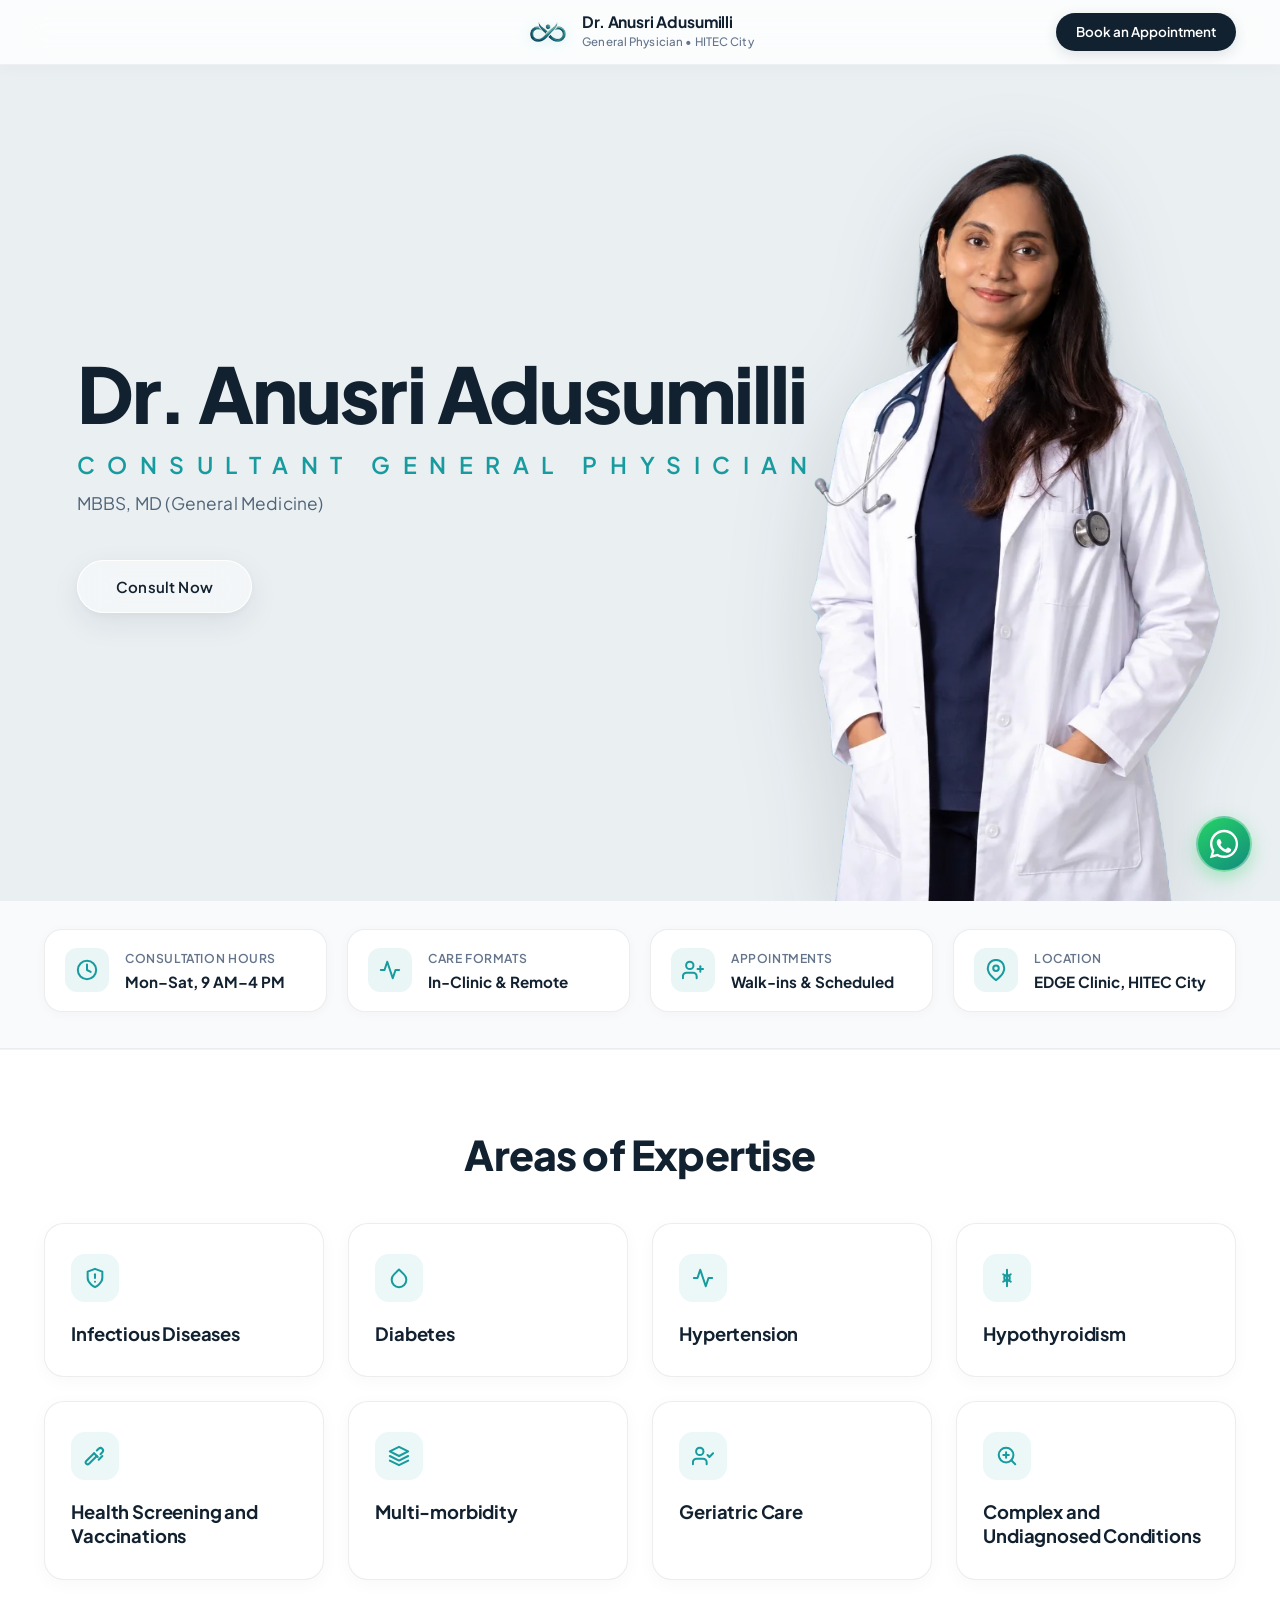
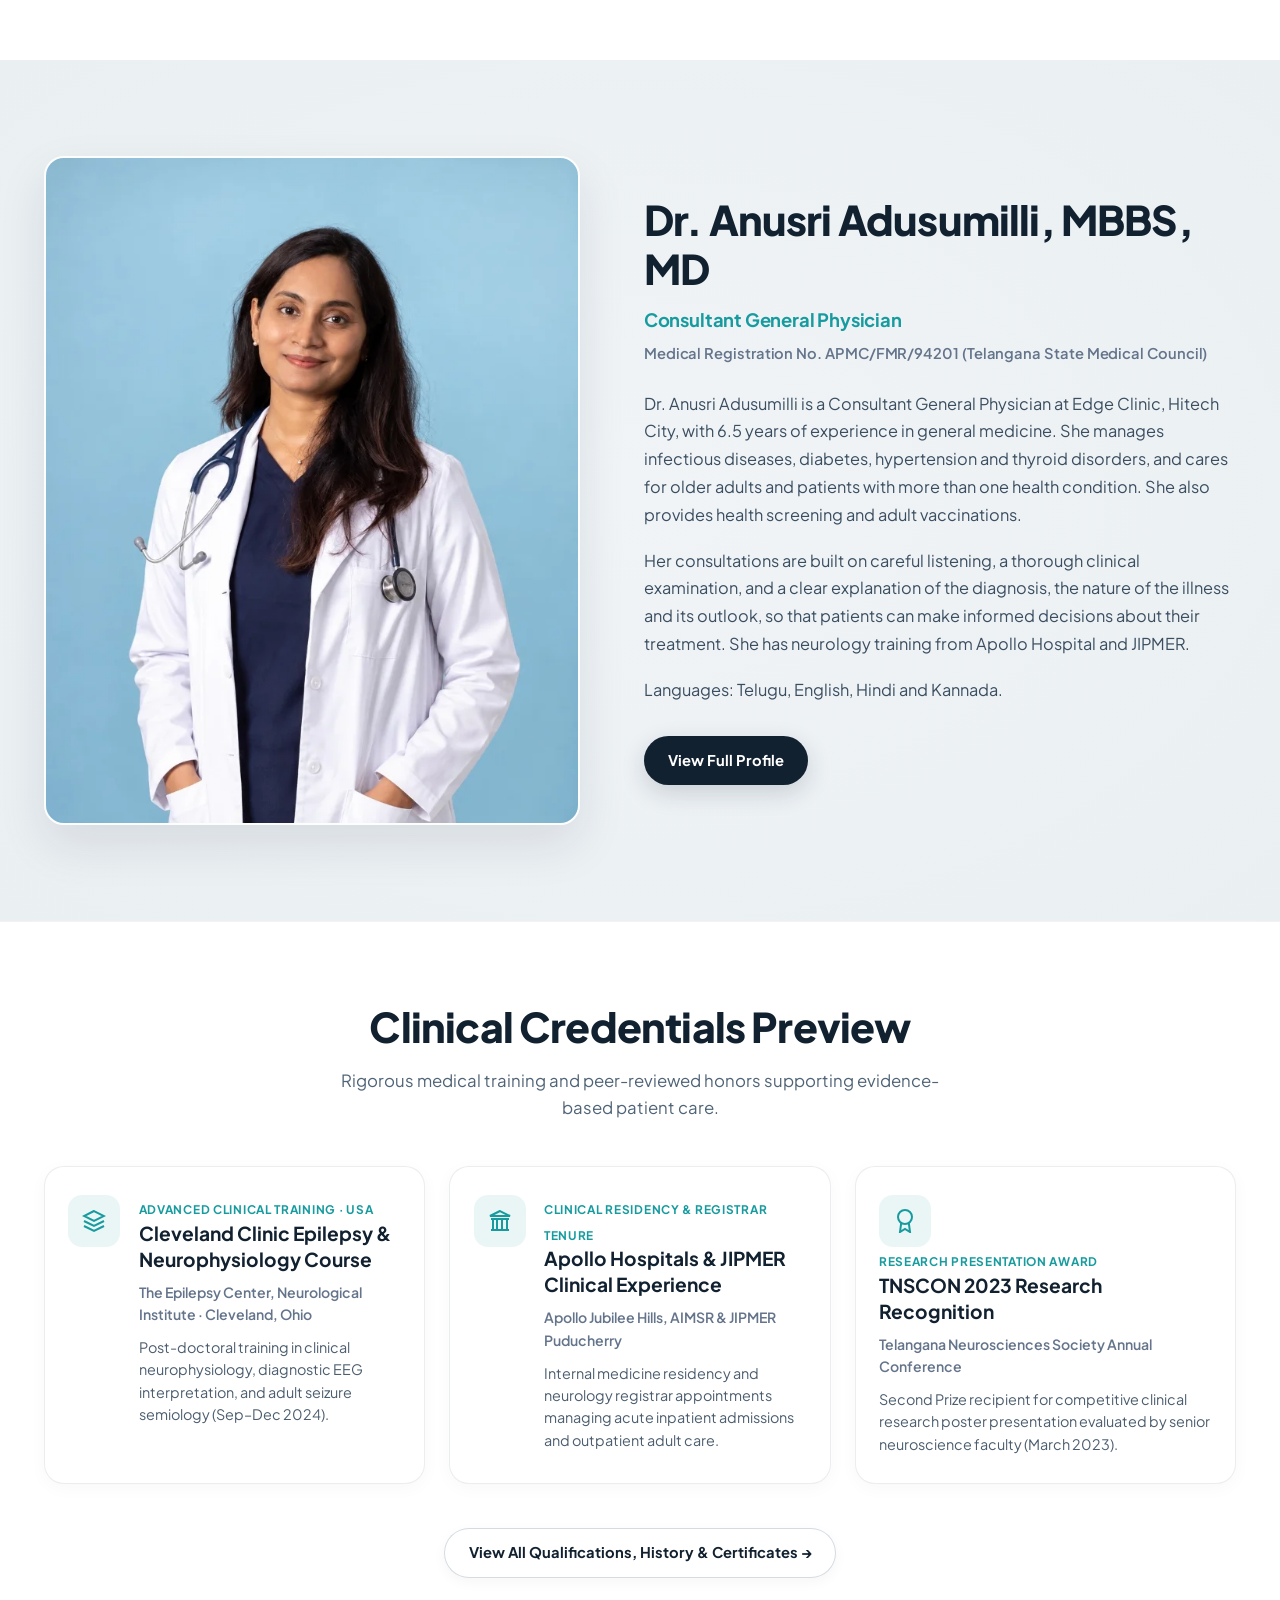
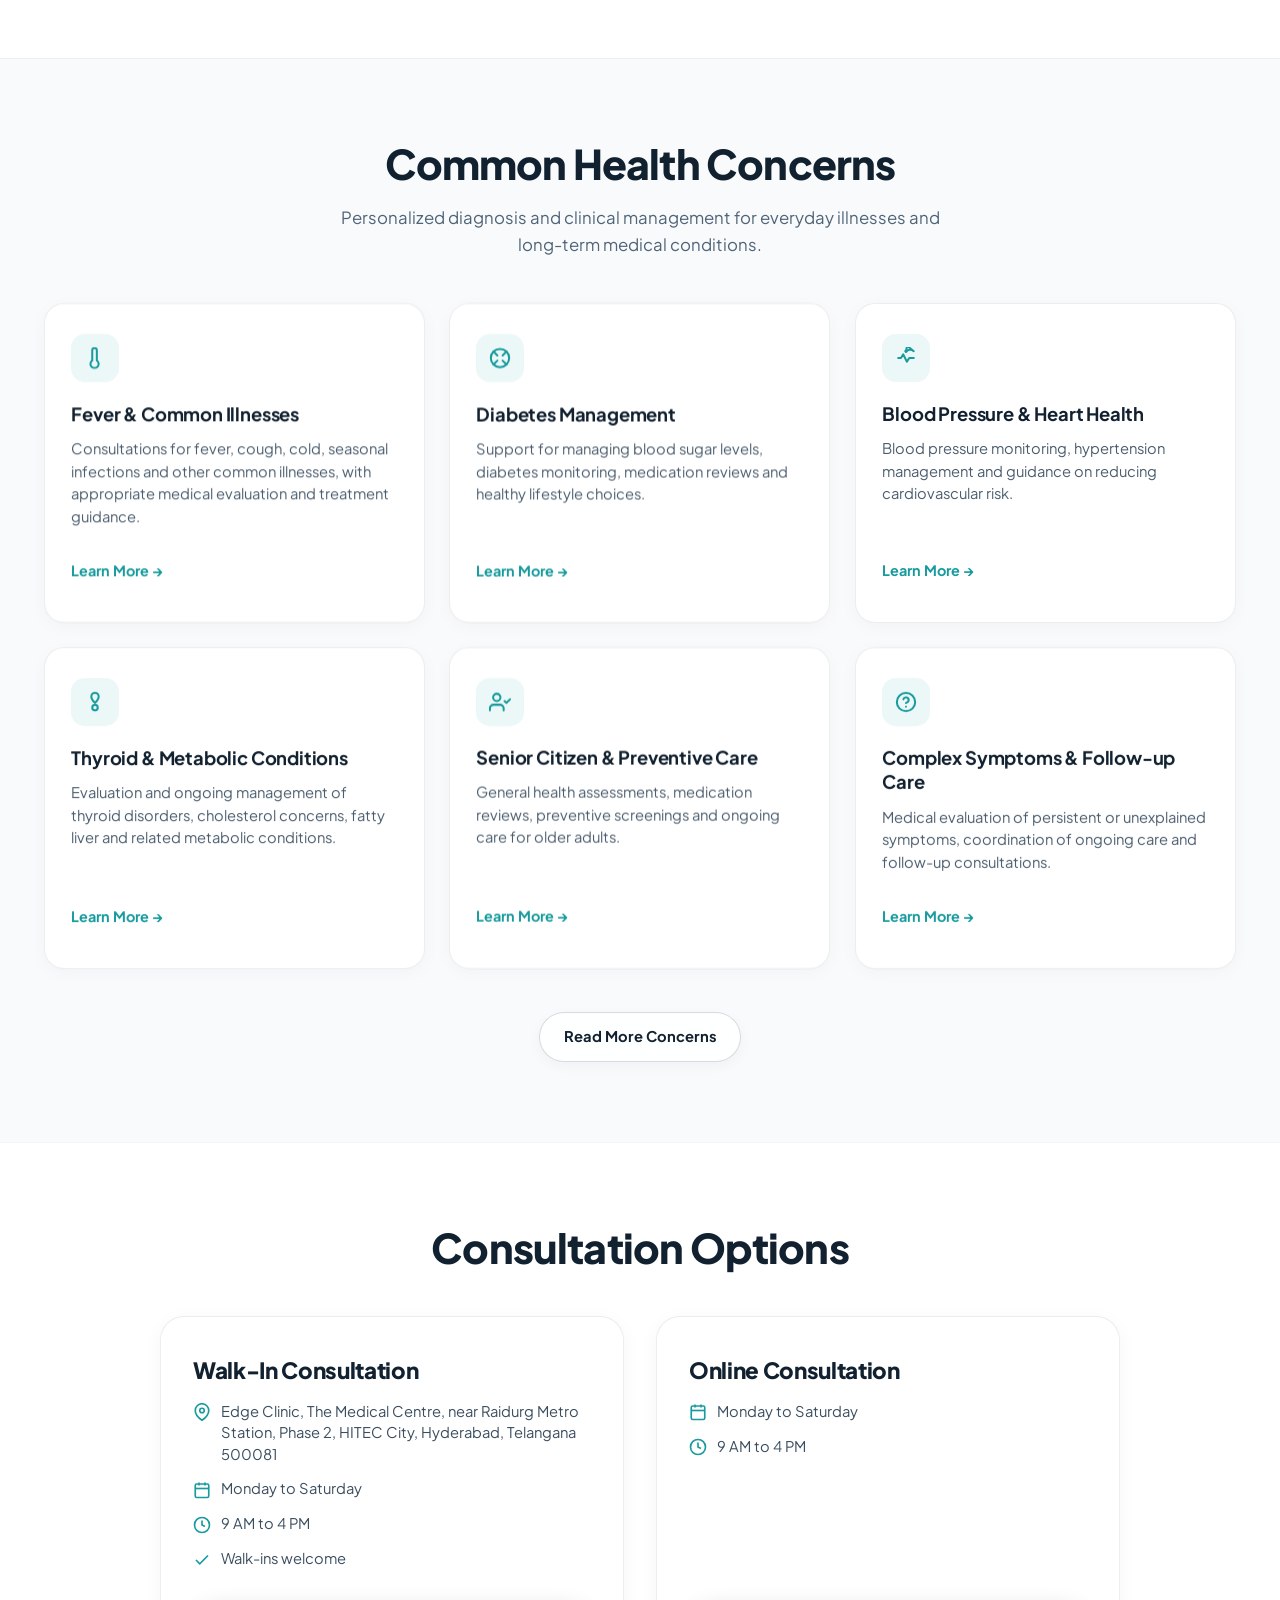
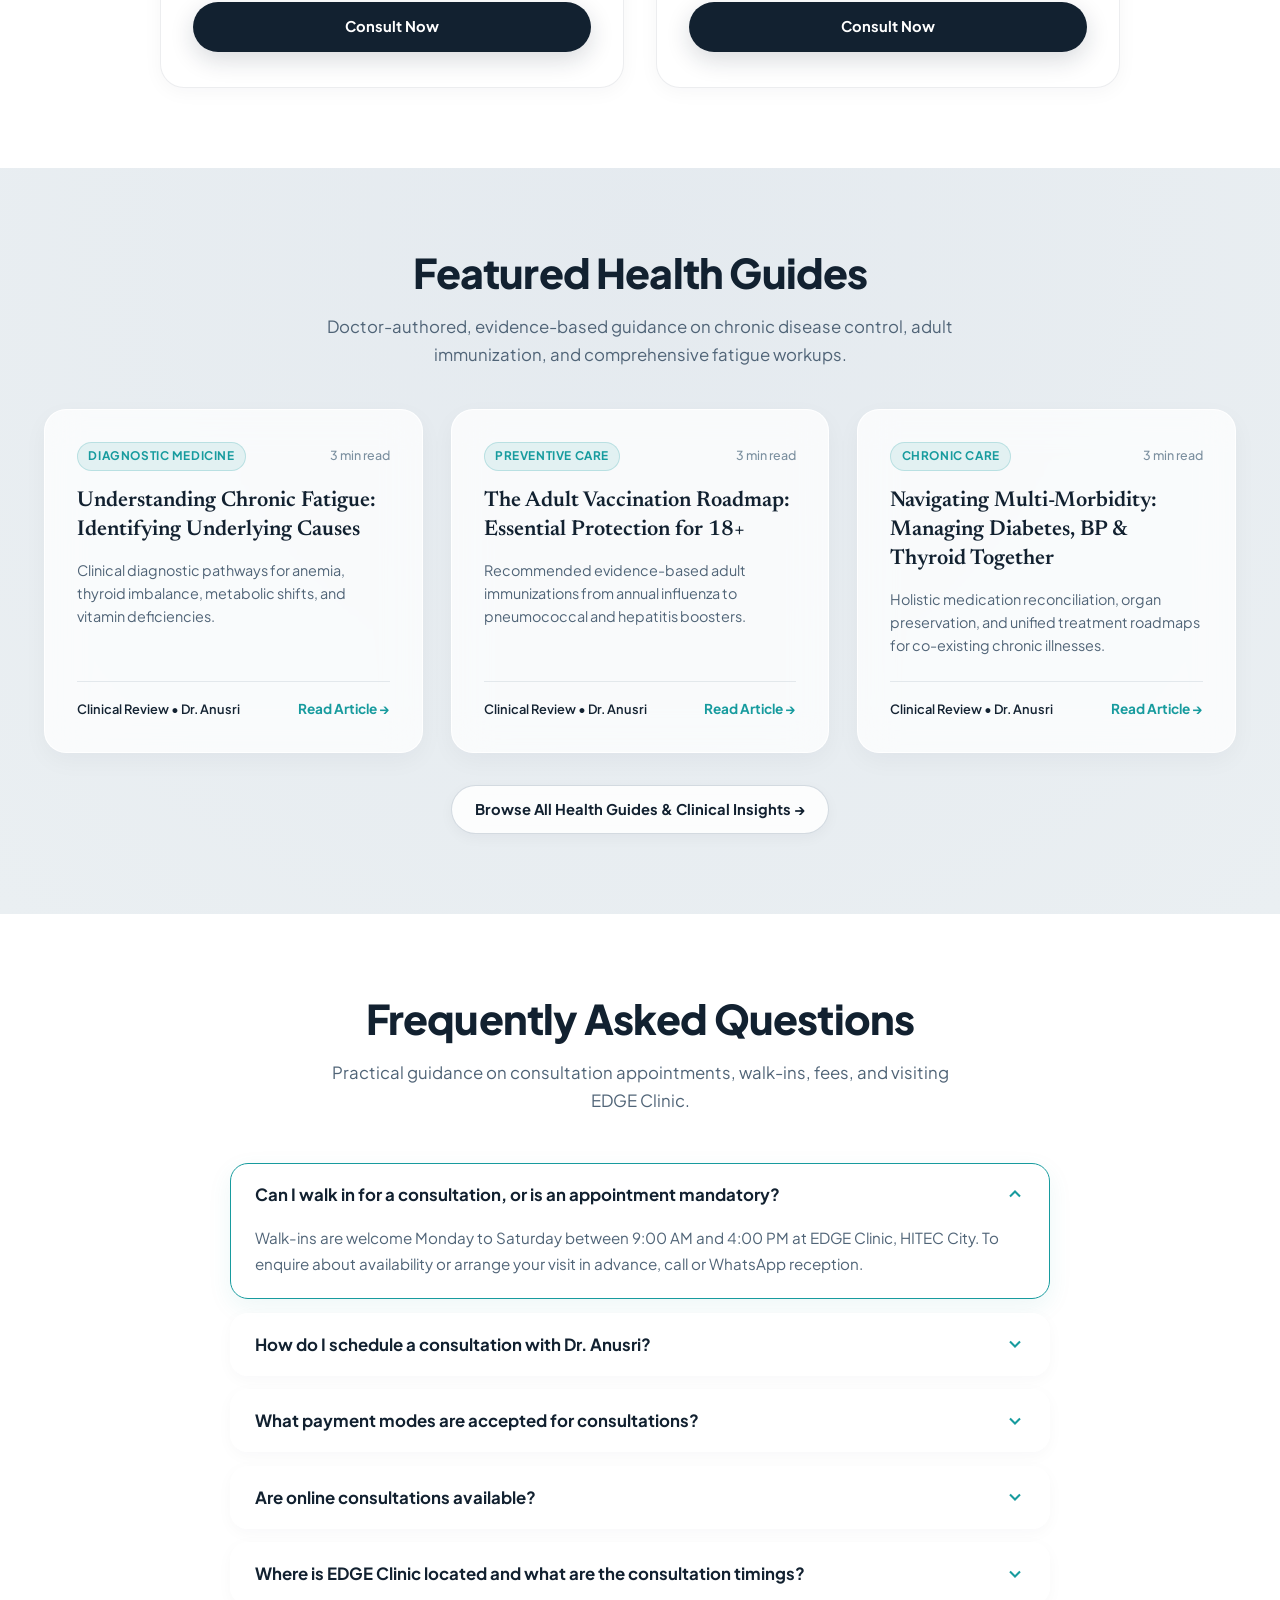
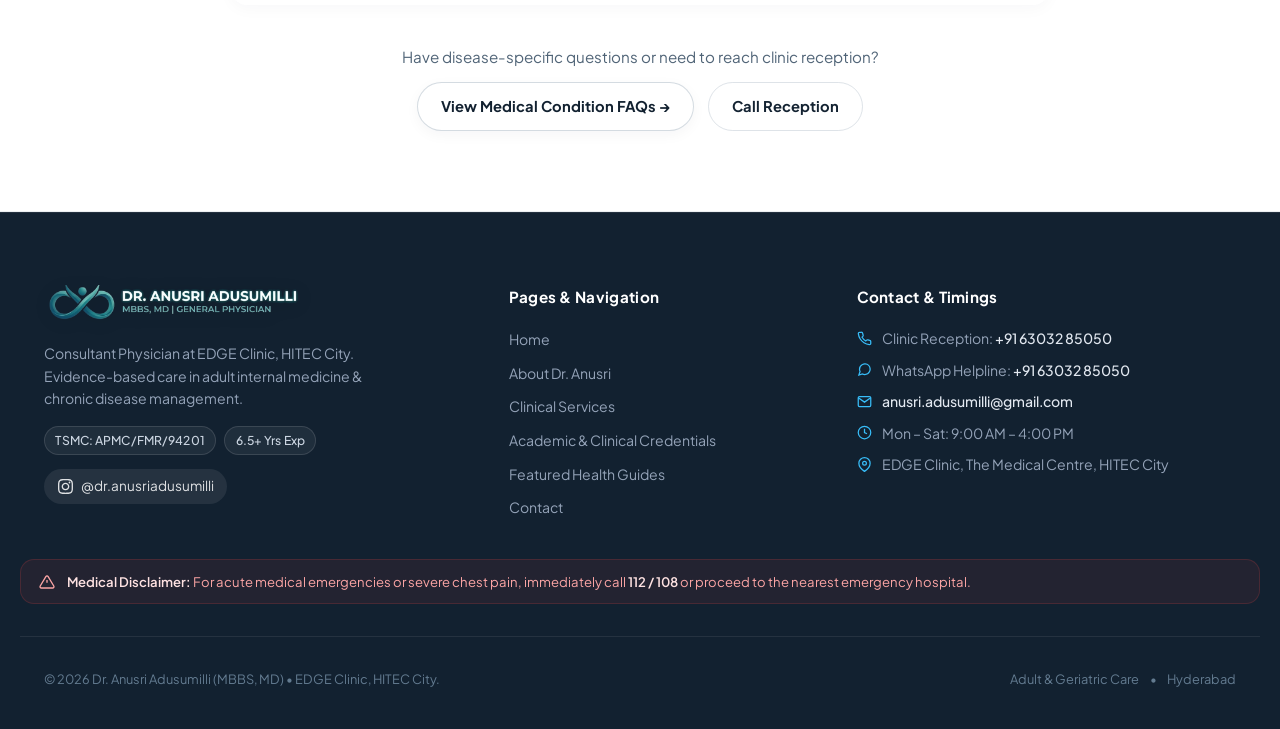
<file: index.html>
<!DOCTYPE html>
<html lang="en" class="scroll-smooth">
<head>
  <!-- Basic Meta Tags -->
  <meta charset="UTF-8">
  <meta name="viewport" content="width=device-width, initial-scale=1.0">
  <meta http-equiv="X-UA-Compatible" content="IE=edge">
  
  <!-- Primary SEO Meta Tags -->
  <title>Dr. Anusri Adusumilli | Consultant General Physician at EDGE Clinic, HITEC City</title>
  <meta name="title" content="Dr. Anusri Adusumilli | Consultant General Physician at EDGE Clinic, HITEC City">
  <meta name="description" content="Consultations with Dr. Anusri Adusumilli (MBBS, MD General Medicine) are coordinated by the EDGE Clinic reception team at The Medical Centre, HITEC City, Hyderabad. Call or WhatsApp reception to enquire about availability and arrange your visit.">
  <meta name="keywords" content="Dr Anusri Adusumilli, EDGE Clinic, The Medical Centre, General Physician Hyderabad, Internal Medicine, Diabetes Doctor, Hypertension, Hypothyroidism, Geriatric Care, Adult Vaccination, HITEC City Doctor">
  <meta name="author" content="Dr. Anusri Adusumilli">
  <meta name="robots" content="index, follow, max-snippet:-1, max-image-preview:large, max-video-preview:-1">
  <link rel="canonical" href="https://www.dranusri.com/">

  <!-- GEO & Local Search Optimization Tags -->
  <meta name="geo.region" content="IN-TG">
  <meta name="geo.placename" content="HITEC City, Hyderabad">
  <meta name="geo.position" content="17.4474;78.3762">
  <meta name="ICBM" content="17.4474, 78.3762">

  <!-- Open Graph / Facebook / WhatsApp -->
  <meta property="og:type" content="profile">
  <meta property="og:url" content="https://www.dranusri.com/">
  <meta property="og:title" content="Dr. Anusri Adusumilli | Consultant General Physician at EDGE Clinic, HITEC City">
  <meta property="og:description" content="Consultations with Dr. Anusri Adusumilli are coordinated by the EDGE Clinic reception team. Call or WhatsApp reception to enquire about availability and arrange your visit. Mon-Sat 9AM-4PM. Reception: +91 63032 85050.">
  <meta property="og:image" content="./assets/images/dr-anusri-horizontal-dark-tight.png">
  <meta property="og:site_name" content="Dr. Anusri Adusumilli - Medical Practice at EDGE Clinic">
  <meta property="og:locale" content="en_US">

  <!-- Twitter Cards -->
  <meta name="twitter:card" content="summary_large_image">
  <meta name="twitter:url" content="https://www.dranusri.com/">
  <meta name="twitter:title" content="Dr. Anusri Adusumilli | Consultant General Physician at EDGE Clinic, HITEC City">
  <meta name="twitter:description" content="Consultations with Dr. Anusri Adusumilli are coordinated by the EDGE Clinic reception team. Mon-Sat 9AM-4PM at EDGE Clinic | The Medical Centre, HITEC City, Hyderabad.">
  <meta name="twitter:image" content="./assets/images/dr-anusri-horizontal-dark-tight.png">

  <!-- Favicon and App Icons -->
  <meta name="theme-color" content="#122130">
  <link rel="icon" type="image/png" sizes="32x32" href="./assets/images/favicon-32x32.png">
  <link rel="icon" type="image/png" sizes="16x16" href="./assets/images/favicon-16x16.png">
  <link rel="apple-touch-icon" sizes="180x180" href="./assets/images/apple-touch-icon.png">
  <link rel="shortcut icon" href="./assets/images/favicon.png">

  <!-- Google Fonts: Plus Jakarta Sans & Newsreader -->
  <link rel="preconnect" href="https://fonts.googleapis.com">
  <link rel="preconnect" href="https://fonts.gstatic.com" crossorigin>
  <link href="https://fonts.googleapis.com/css2?family=Newsreader:ital,opsz,wght@0,6..72,400;0,6..72,500;0,6..72,600;1,6..72,400&family=Plus+Jakarta+Sans:wght@300;400;500;600;700;800&display=swap" rel="stylesheet">

  <!-- Stylesheet -->
  <link rel="stylesheet" href="styles.css?v=8.0">

  <!-- ========================================================================= -->
  <!-- AEO & GEO SCHEMA.ORG STRUCTURED DATA (JSON-LD)                            -->
  <!-- ========================================================================= -->

  <!-- Schema 1: Physician & MedicalBusiness Local Entity -->
  <script type="application/ld+json">
  {
    "@context": "https://schema.org",
    "@type": ["Physician", "MedicalBusiness"],
    "@id": "https://www.dranusri.com/#physician",
    "name": "Dr. Anusri Adusumilli",
    "alternateName": ["Dr. Anusri Adusumilli at Edge Clinic", "Edge Clinic - The Medical Centre, HITEC City"],
    "jobTitle": "Consultant General Physician",
    "image": "https://www.dranusri.com/assets/images/dr-anusri-poster.jpg",
    "url": "https://www.dranusri.com/",
    "telephone": "+916303285050",
    "email": "anusri.adusumilli@gmail.com",
    "currenciesAccepted": "INR",
    "paymentAccepted": "Cash, Credit Card, UPI, Debit Card, Net Banking",
    "knowsLanguage": ["Telugu", "English", "Hindi", "Kannada"],
    "alumniOf": [
      {
        "@type": "EducationalOrganization",
        "name": "Cleveland Clinic (Epilepsy Training)"
      },
      {
        "@type": "EducationalOrganization",
        "name": "Apollo Hospitals (Neurology Training)"
      },
      {
        "@type": "EducationalOrganization",
        "name": "JIPMER (Senior Residency)"
      }
    ],
    "hasCredential": [
      {
        "@type": "EducationalOccupationalCredential",
        "credentialCategory": "MedicalLicense",
        "recognizedBy": {
          "@type": "Organization",
          "name": "Telangana State Medical Council"
        },
        "identifier": "APMC/FMR/94201"
      },
      {
        "@type": "EducationalOccupationalCredential",
        "name": "Clinical Neurophysiology, EEG and Epilepsy Course",
        "credentialCategory": "Certificate of Attendance",
        "recognizedBy": {
          "@type": "Organization",
          "name": "Cleveland Clinic (The Epilepsy Center, Neurological Institute)"
        },
        "validFrom": "2024-09-23",
        "validThrough": "2024-12-13"
      }
    ],
    "award": "Second Prize, Award Poster Presentation Competition - 7th Annual Telangana Neurosciences Society Conference (TNSCON 2023)",
    "medicalSpecialty": [
      "GeneralPractice",
      "InternalMedicine",
      "PrimaryCare"
    ],
    "description": "Dr. Anusri Adusumilli (MBBS, MD) is a Consultant General Physician at Edge Clinic | The Medical Centre, near Raidurg Metro Station, HITEC City. Telangana State Medical Council Registration: APMC/FMR/94201. With advanced neurology training at Apollo and JIPMER and epilepsy training at Cleveland Clinic, she specializes in infectious diseases, diabetes, hypertension, hypothyroidism, multimorbidity, geriatric care, adult vaccination, and undiagnosed rare diseases. Focuses exclusively on adult & geriatric care (no pediatric care).",
    "address": {
      "@type": "PostalAddress",
      "streetAddress": "The Medical Centre, near Raidurg Metro Station, 4th Floor Plot 27, Phase 2, Huda Techno Park",
      "addressLocality": "HITEC City",
      "addressRegion": "Telangana",
      "postalCode": "500081",
      "addressCountry": "IN"
    },
    "geo": {
      "@type": "GeoCoordinates",
      "latitude": 17.4474,
      "longitude": 78.3762
    },
    "hasMap": "https://www.google.com/maps?cid=10937127088013283902",
    "openingHoursSpecification": [
      {
        "@type": "OpeningHoursSpecification",
        "dayOfWeek": ["Monday", "Tuesday", "Wednesday", "Thursday", "Friday", "Saturday"],
        "opens": "09:00",
        "closes": "16:00"
      }
    ],
    "areaServed": [
      { "@type": "City", "name": "Hyderabad" },
      { "@type": "AdministrativeArea", "name": "HITEC City" },
      { "@type": "AdministrativeArea", "name": "Madhapur" },
      { "@type": "AdministrativeArea", "name": "Gachibowli" },
      { "@type": "AdministrativeArea", "name": "Kondapur" },
      { "@type": "AdministrativeArea", "name": "Jubilee Hills" }
    ]
  }
  </script>

  <!-- Schema 2: FAQPage (Direct Answer Engine Optimization) -->
  <script type="application/ld+json">
  {
    "@context": "https://schema.org",
    "@type": "FAQPage",
    "mainEntity": [
      {
        "@type": "Question",
        "name": "I am having fatigue. What should I do?",
        "acceptedAnswer": {
          "@type": "Answer",
          "text": "Fatigue can affect a person's quality of life. When you consult a doctor about fatigue, the first step is to understand what you are experiencing: symptom duration, daily routine, sleep patterns, and other signs such as muscle pain, fever, racing heartbeat, or breathlessness. Fatigue can have many causes including anaemia, vitamin deficiencies, diabetes, hypothyroidism, sleep apnoea, auto-immune diseases, liver disease, or heart/lung conditions. The most important step is finding the exact underlying cause through clinical examination and targeted investigations."
        }
      },
      {
        "@type": "Question",
        "name": "I am being forgetful, Do I have dementia?",
        "acceptedAnswer": {
          "@type": "Answer",
          "text": "Not all forgetfulness is dementia. For young and middle-aged adults, occasional forgetfulness is commonly caused by chronic stress, sleep deprivation, nutritional deficiencies (like Vitamin B12), hypothyroidism, or multitasking cognitive overload. In older adults, normal age-related cognitive changes are distinct from progressive neurodegenerative conditions. If memory lapses begin interfering with everyday functioning, a structured clinical and neurological evaluation is crucial."
        }
      },
      {
        "@type": "Question",
        "name": "I have Diabetes and Hypertension under control. Can I stop medication?",
        "acceptedAnswer": {
          "@type": "Answer",
          "text": "No, medications should never be stopped without consulting your physician. Having your Blood Pressure and Blood Sugar under control is proof that your current medications and lifestyle habits are working effectively. Stopping medication often leads to rebound spikes that increase the risk of cardiovascular events or renal impairment."
        }
      },
      {
        "@type": "Question",
        "name": "If I have fever, when do I need to consult a doctor and when do I need antibiotics?",
        "acceptedAnswer": {
          "@type": "Answer",
          "text": "Most acute fevers are viral infections which resolve in 3 to 5 days with hydration, rest, and paracetamol. Antibiotics only treat bacterial infections; taking antibiotics for viral fevers is ineffective and contributes to resistance. Consult a doctor if fever exceeds 101°F for more than 48 hours, or is accompanied by breathlessness, severe headache, neck stiffness, persistent vomiting, rash, or extreme lethargy."
        }
      },
      {
        "@type": "Question",
        "name": "What are the preventive measures and tests needed for me, to lead a healthy life?",
        "acceptedAnswer": {
          "@type": "Answer",
          "text": "Preventive healthcare includes: 1) Annual health screening: Fasting blood glucose, HbA1c, lipid profile, liver and kidney function, thyroid (TSH), complete blood count, and Vitamin D/B12 tests; 2) Regular blood pressure checks; 3) Adult vaccinations: Annual influenza vaccine, Hepatitis B, Tdap/tetanus boosters, HPV, and Pneumococcal vaccines; 4) 150 minutes of weekly moderate exercise, balanced diet, and 7-8 hours restorative sleep."
        }
      },
      {
        "@type": "Question",
        "name": "I have multiple health issues for which I consulted many doctors, but none of the treatments are working. What do I need to do?",
        "acceptedAnswer": {
          "@type": "Answer",
          "text": "When managing multiple chronic illnesses (multi-morbidity), seeing multiple independent specialists often leads to polypharmacy and conflicting medications. As a Consultant General Physician, our role is to take a unified holistic view: conducting medication reconciliation, analyzing overlapping symptoms, searching for unifying causes, and streamlining your treatment roadmap."
        }
      },
      {
        "@type": "Question",
        "name": "Do you provide pediatric (child) consultations?",
        "acceptedAnswer": {
          "@type": "Answer",
          "text": "Dr. Anusri Adusumilli specializes strictly in Adult Medicine and Geriatric Care (ages 18 and older). We do NOT provide pediatric care."
        }
      },
      {
        "@type": "Question",
        "name": "Can I walk in for a consultation, or is an appointment mandatory?",
        "acceptedAnswer": {
          "@type": "Answer",
          "text": "Patients are warmly welcome to walk in directly from Monday to Saturday between 9:00 AM and 4:00 PM at Edge Clinic, The Medical Centre (near Raidurg Metro Station, HITEC City). Booking an appointment in advance helps reserve your preferred slot and minimizes waiting time."
        }
      }
    ]
  }
  </script>
</head>
<body>
  <a href="#main-content" class="skip-to-content">Skip to main content</a>

  <!-- ========================================== -->
  <!-- ========================================== -->
  <!-- 2. MINIMALIST NAVIGATION HEADER            -->
  <!-- ========================================== -->
  <header class="site-header" id="header">
    <div class="container nav-container">
      <div class="header-col-left" aria-hidden="true"></div>

      <div class="header-col-center">
        <a href="/" class="brand-logo" aria-label="Dr. Anusri Adusumilli logo">
          <div class="logo-mark emblem-mark">
            <img src="./assets/images/dr-anusri-emblem.png" alt="Dr. Anusri Adusumilli logo" class="brand-emblem-graphic" width="38" height="24">
          </div>
          <div class="logo-text">
            <span class="brand-name">Dr. Anusri Adusumilli</span>
            <span class="brand-tagline">General Physician • HITEC City</span>
          </div>
        </a>
      </div>

      <div class="header-col-right">
        <a href="/contact/" class="btn-header-book" aria-label="Book an Appointment">
          <span class="btn-text-desktop">Book an Appointment</span>
          <span class="btn-text-mobile">Book Now</span>
        </a>
      </div>
    </div>
  </header>

  <main id="main-content">
    
    <!-- ========================================================================= -->
    <!-- 3. FULL-BLEED DOCTOR HERO SHOWCASE                                        -->
    <!-- ========================================================================= -->
    <section class="hero-section medera-hero-section hero-fullbleed-section" id="hero">
      <div class="hero-fullbleed-stage">
        
        <!-- Left Side: Clean Typography Block (No container, no card, no background box) -->
        <div class="hero-text-block">
          <div class="hero-title-group">
            <h1 class="hero-doctor-name" id="heroDoctorName">Dr. Anusri Adusumilli</h1>
            <p class="hero-doctor-title" id="heroDoctorTitle">Consultant General Physician</p>
            <p class="hero-doctor-degree">MBBS, MD (General Medicine)</p>
          </div>
          
          <div class="hero-cta-wrap motion-hero-ctas">
            <a href="/contact/" 
               class="hero-glass-btn" 
               id="heroConsultNowBtn"
               aria-label="Consult Now">Consult Now</a>
          </div>
        </div>

        <!-- Right Side: Doctor Image (60 to 65% width, anchored to bottom right, reaching bottom edge) -->
        <div class="hero-image-wrap">
          <picture>
            <source srcset="./assets/images/dr-anusri-new-cutout.webp" type="image/webp">
            <img src="./assets/images/dr-anusri-new-cutout.png" 
                 alt="Dr. Anusri Adusumilli, Consultant General Physician at Edge Clinic, Hitech City, Hyderabad" 
                 class="hero-doctor-portrait" 
                 loading="eager" 
                 fetchpriority="high">
          </picture>
        </div>

      </div>
    </section>

    <!-- ========================================================================= -->
    <!-- 2. CLINIC QUICK INFORMATION STRIP (4 Compact Items)                       -->
    <!-- ========================================================================= -->
    <section class="clinic-essentials-section" id="clinic-info" aria-label="Clinic Quick Information">
      <div class="container">
        <div class="clinic-essentials-grid">
          
          <div class="essential-card">
            <div class="essential-icon" aria-hidden="true">
              <svg width="22" height="22" viewBox="0 0 24 24" fill="none" stroke="currentColor" stroke-width="2.2" stroke-linecap="round" stroke-linejoin="round"><circle cx="12" cy="12" r="10"/><polyline points="12 6 12 12 16 14"/></svg>
            </div>
            <div class="essential-text">
              <span class="essential-label">Consultation Hours</span>
              <strong class="essential-val">Mon–Sat, 9 AM–4 PM</strong>
            </div>
          </div>

          <div class="essential-card">
            <div class="essential-icon" aria-hidden="true">
              <svg width="22" height="22" viewBox="0 0 24 24" fill="none" stroke="currentColor" stroke-width="2.2" stroke-linecap="round" stroke-linejoin="round"><path d="M22 12h-4l-3 9L9 3l-3 9H2"/></svg>
            </div>
            <div class="essential-text">
              <span class="essential-label">Care Formats</span>
              <strong class="essential-val">In-Clinic &amp; Remote</strong>
            </div>
          </div>

          <div class="essential-card">
            <div class="essential-icon" aria-hidden="true">
              <svg width="22" height="22" viewBox="0 0 24 24" fill="none" stroke="currentColor" stroke-width="2.2" stroke-linecap="round" stroke-linejoin="round"><path d="M16 21v-2a4 4 0 0 0-4-4H5a4 4 0 0 0-4 4v2"/><circle cx="8.5" cy="7" r="4"/><line x1="20" y1="8" x2="20" y2="14"/><line x1="23" y1="11" x2="17" y2="11"/></svg>
            </div>
            <div class="essential-text">
              <span class="essential-label">Appointments</span>
              <strong class="essential-val">Walk-ins &amp; Scheduled</strong>
            </div>
          </div>

          <div class="essential-card">
            <div class="essential-icon" aria-hidden="true">
              <svg width="22" height="22" viewBox="0 0 24 24" fill="none" stroke="currentColor" stroke-width="2.2" stroke-linecap="round" stroke-linejoin="round"><path d="M21 10c0 7-9 13-9 13s-9-6-9-13a9 9 0 0 1 18 0z"/><circle cx="12" cy="10" r="3"/></svg>
            </div>
            <div class="essential-text">
              <span class="essential-label">Location</span>
              <strong class="essential-val">EDGE Clinic, HITEC City</strong>
            </div>
          </div>

        </div>
      </div>
    </section>

    <!-- ========================================================================= -->
    <!-- 3. AREAS OF EXPERTISE                                                     -->
    <!-- ========================================================================= -->
    <section class="expertise-section" id="expertise">
      <div class="container">
        <div class="section-header text-center">
          <h2 class="section-heading">Areas of Expertise</h2>
        </div>

        <div class="expertise-grid">
          <!-- 1. Infectious Diseases -->
          <div class="expertise-card">
            <div class="expertise-icon-wrap" aria-hidden="true">
              <svg width="22" height="22" viewBox="0 0 24 24" fill="none" stroke="currentColor" stroke-width="2.2" stroke-linecap="round" stroke-linejoin="round"><path d="M12 22s8-4 8-10V5l-8-3-8 3v7c0 6 8 10 8 10z"/><line x1="12" y1="8" x2="12" y2="12"/><line x1="12" y1="16" x2="12.01" y2="16"/></svg>
            </div>
            <h3 class="expertise-card-title">Infectious Diseases</h3>
          </div>

          <!-- 2. Diabetes -->
          <div class="expertise-card">
            <div class="expertise-icon-wrap" aria-hidden="true">
              <svg width="22" height="22" viewBox="0 0 24 24" fill="none" stroke="currentColor" stroke-width="2.2" stroke-linecap="round" stroke-linejoin="round"><path d="M12 2.69l5.66 5.66a8 8 0 1 1-11.31 0z"/></svg>
            </div>
            <h3 class="expertise-card-title">Diabetes</h3>
          </div>

          <!-- 3. Hypertension -->
          <div class="expertise-card">
            <div class="expertise-icon-wrap" aria-hidden="true">
              <svg width="22" height="22" viewBox="0 0 24 24" fill="none" stroke="currentColor" stroke-width="2.2" stroke-linecap="round" stroke-linejoin="round"><path d="M22 12h-4l-3 9L9 3l-3 9H2"/></svg>
            </div>
            <h3 class="expertise-card-title">Hypertension</h3>
          </div>

          <!-- 4. Hypothyroidism -->
          <div class="expertise-card">
            <div class="expertise-icon-wrap" aria-hidden="true">
              <svg width="22" height="22" viewBox="0 0 24 24" fill="none" stroke="currentColor" stroke-width="2.2" stroke-linecap="round" stroke-linejoin="round"><path d="M12 3v18M8 8c1.5 2 6.5 2 8 0M8 16c1.5-2 6.5-2 8 0"/><circle cx="12" cy="12" r="3"/></svg>
            </div>
            <h3 class="expertise-card-title">Hypothyroidism</h3>
          </div>

          <!-- 5. Health Screening and Vaccinations -->
          <div class="expertise-card">
            <div class="expertise-icon-wrap" aria-hidden="true">
              <svg width="22" height="22" viewBox="0 0 24 24" fill="none" stroke="currentColor" stroke-width="2.2" stroke-linecap="round" stroke-linejoin="round"><path d="m14 12-8.5 8.5a2.12 2.12 0 1 1-3-3L11 9"/><path d="M16 16l4-4"/><path d="m18 10 2-2a2.83 2.83 0 0 0-4-4l-2 2"/><path d="m11 9 4 4"/></svg>
            </div>
            <h3 class="expertise-card-title">Health Screening and Vaccinations</h3>
          </div>

          <!-- 6. Multi-morbidity -->
          <div class="expertise-card">
            <div class="expertise-icon-wrap" aria-hidden="true">
              <svg width="22" height="22" viewBox="0 0 24 24" fill="none" stroke="currentColor" stroke-width="2.2" stroke-linecap="round" stroke-linejoin="round"><polygon points="12 2 2 7 12 12 22 7 12 2"/><polyline points="2 17 12 22 22 17"/><polyline points="2 12 12 17 22 12"/></svg>
            </div>
            <h3 class="expertise-card-title">Multi-morbidity</h3>
          </div>

          <!-- 7. Geriatric Care -->
          <div class="expertise-card">
            <div class="expertise-icon-wrap" aria-hidden="true">
              <svg width="22" height="22" viewBox="0 0 24 24" fill="none" stroke="currentColor" stroke-width="2.2" stroke-linecap="round" stroke-linejoin="round"><path d="M16 21v-2a4 4 0 0 0-4-4H5a4 4 0 0 0-4 4v2"/><circle cx="8.5" cy="7" r="4"/><path d="M17 11l2 2 4-4"/></svg>
            </div>
            <h3 class="expertise-card-title">Geriatric Care</h3>
          </div>

          <!-- 8. Complex and Undiagnosed Conditions -->
          <div class="expertise-card">
            <div class="expertise-icon-wrap" aria-hidden="true">
              <svg width="22" height="22" viewBox="0 0 24 24" fill="none" stroke="currentColor" stroke-width="2.2" stroke-linecap="round" stroke-linejoin="round"><circle cx="11" cy="11" r="8"/><line x1="21" y1="21" x2="16.65" y2="16.65"/><path d="M11 8v6M8 11h6"/></svg>
            </div>
            <h3 class="expertise-card-title">Complex and Undiagnosed Conditions</h3>
          </div>
        </div>
      </div>
    </section>

    <!-- ========================================================================= -->
    <!-- 4. ABOUT THE PHYSICIAN                                                    -->
    <!-- ========================================================================= -->
    <section class="about-section" id="about">
      <div class="container about-grid">
        
        <!-- Large Doctor Image Column (About 45 to 50% width, head & shoulders clearly visible) -->
        <div class="about-image-wrapper">
          <div class="about-image-frame">
            <picture>
              <source srcset="./assets/images/dr-anusri-uploaded.webp" type="image/webp">
              <img src="./assets/images/dr-anusri-uploaded.jpg" 
                   alt="Dr. Anusri Adusumilli, Consultant General Physician at Edge Clinic, Hitech City, Hyderabad" 
                   class="about-doctor-photo" 
                   loading="lazy" 
                   width="682" 
                   height="1024">
            </picture>
          </div>
        </div>

        <!-- Doctor Content Column -->
        <div class="about-content">
          <h2 class="section-heading">Dr. Anusri Adusumilli, MBBS, MD</h2>
          <p class="about-designation">Consultant General Physician</p>
          <p class="about-registration">Medical Registration No. APMC/FMR/94201 (Telangana State Medical Council)</p>
          
          <div class="about-bio-text">
            <p>
              Dr. Anusri Adusumilli is a Consultant General Physician at Edge Clinic, Hitech City, with 6.5 years of experience in general medicine. She manages infectious diseases, diabetes, hypertension and thyroid disorders, and cares for older adults and patients with more than one health condition. She also provides health screening and adult vaccinations.
            </p>
            <p>
              Her consultations are built on careful listening, a thorough clinical examination, and a clear explanation of the diagnosis, the nature of the illness and its outlook, so that patients can make informed decisions about their treatment. She has neurology training from Apollo Hospital and JIPMER.
            </p>
            <p>
              Languages: Telugu, English, Hindi and Kannada.
            </p>
          </div>

          <div class="about-actions">
            <a href="/about" class="btn btn-primary">View Full Profile</a>
          </div>
        </div>

      </div>
    </section>

    <!-- ========================================================================= -->
    <!-- 5. CLINICAL CREDENTIALS PREVIEW (2 Concise Highlights)                   -->
    <!-- ========================================================================= -->
    <section class="credentials-preview-section" id="credentials-preview">
      <span id="credentials"></span>
      <div class="container">
        
        <div class="section-header text-center">
          <h2 class="section-heading">Clinical Credentials Preview</h2>
          <p class="section-subheading">Rigorous medical training and peer-reviewed honors supporting evidence-based patient care.</p>
        </div>

        <div class="credentials-preview-grid">
          <!-- Credential Highlight 1: Cleveland Clinic Training -->
          <div class="credential-preview-card">
            <div class="cred-crest-icon" aria-hidden="true">
              <svg width="24" height="24" viewBox="0 0 24 24" fill="none" stroke="currentColor" stroke-width="2"><path d="M12 2L2 7l10 5 10-5-10-5zM2 17l10 5 10-5M2 12l10 5 10-5"/></svg>
            </div>
            <div class="cred-preview-body">
              <span class="cred-preview-tag">Advanced Clinical Training · USA</span>
              <h3 class="cred-preview-title">Cleveland Clinic Epilepsy &amp; Neurophysiology Course</h3>
              <div class="cred-preview-inst">The Epilepsy Center, Neurological Institute · Cleveland, Ohio</div>
              <p class="cred-preview-desc">Post-doctoral training in clinical neurophysiology, diagnostic EEG interpretation, and adult seizure semiology (Sep–Dec 2024).</p>
            </div>
          </div>

          <!-- Credential Highlight 2: Apollo & JIPMER Experience -->
          <div class="credential-preview-card">
            <div class="cred-crest-icon" aria-hidden="true">
              <svg width="24" height="24" viewBox="0 0 24 24" fill="none" stroke="currentColor" stroke-width="2"><path d="M3 21h18M3 10h18M5 10v11M19 10v11M9 10v11M14 10v11M12 2L2 7h20L12 2z"/></svg>
            </div>
            <div class="cred-preview-body">
              <span class="cred-preview-tag">Clinical Residency &amp; Registrar Tenure</span>
              <h3 class="cred-preview-title">Apollo Hospitals &amp; JIPMER Clinical Experience</h3>
              <div class="cred-preview-inst">Apollo Jubilee Hills, AIMSR &amp; JIPMER Puducherry</div>
              <p class="cred-preview-desc">Internal medicine residency and neurology registrar appointments managing acute inpatient admissions and outpatient adult care.</p>
            </div>
          </div>

          <!-- Credential Highlight 3: TNSCON Research Recognition -->
          <div class="credential-preview-card desktop-only-element">
            <div class="cred-crest-icon" aria-hidden="true">
              <svg width="24" height="24" viewBox="0 0 24 24" fill="none" stroke="currentColor" stroke-width="2"><circle cx="12" cy="8" r="7"/><polyline points="8.21 13.89 7 23 12 20 17 23 15.79 13.88"/></svg>
            </div>
            <div class="cred-preview-body">
              <span class="cred-preview-tag">Research Presentation Award</span>
              <h3 class="cred-preview-title">TNSCON 2023 Research Recognition</h3>
              <div class="cred-preview-inst">Telangana Neurosciences Society Annual Conference</div>
              <p class="cred-preview-desc">Second Prize recipient for competitive clinical research poster presentation evaluated by senior neuroscience faculty (March 2023).</p>
            </div>
          </div>
        </div>

        <div class="credentials-preview-bottom">
          <a href="/credentials" class="btn btn-secondary">
            <span>View All Qualifications, History &amp; Certificates →</span>
          </a>
        </div>

      </div>
    </section>

    <!-- ========================================================================= -->
    <!-- 6. COMMON HEALTH CONCERNS                                                 -->
    <!-- ========================================================================= -->
    <section class="common-concerns-section" id="common-concerns">
      <div class="container">
        <div class="section-header text-center">
          <h2 class="section-heading">Common Health Concerns</h2>
          <p class="section-subheading">Personalized diagnosis and clinical management for everyday illnesses and long-term medical conditions.</p>
        </div>

        <div class="concerns-grid">
          <!-- 1. Fever & Common Illnesses -->
          <div class="concern-card">
            <div class="concern-icon-wrap" aria-hidden="true">
              <svg width="22" height="22" viewBox="0 0 24 24" fill="none" stroke="currentColor" stroke-width="2.2" stroke-linecap="round" stroke-linejoin="round"><path d="M14 14.76V3.5a2.5 2.5 0 0 0-5 0v11.26a4.5 4.5 0 1 0 5 0z"/></svg>
            </div>
            <h3 class="concern-title">Fever &amp; Common Illnesses</h3>
            <p class="concern-desc">
              <span class="desc-desktop">Consultations for fever, cough, cold, seasonal infections and other common illnesses, with appropriate medical evaluation and treatment guidance.</span>
              <span class="desc-mobile">Consultation and medical treatment for fevers, respiratory infections, seasonal illnesses and acute symptoms.</span>
            </p>
            <a href="/services#fever-illnesses" class="concern-action">Learn More →</a>
          </div>

          <!-- 2. Diabetes Management -->
          <div class="concern-card">
            <div class="concern-icon-wrap" aria-hidden="true">
              <svg width="22" height="22" viewBox="0 0 24 24" fill="none" stroke="currentColor" stroke-width="2.2" stroke-linecap="round" stroke-linejoin="round"><circle cx="12" cy="12" r="10"/><path d="m4.93 4.93 4.24 4.24"/><path d="m14.83 9.17 4.24-4.24"/><path d="m14.83 14.83 4.24 4.24"/><path d="m9.17 14.83-4.24 4.24"/></svg>
            </div>
            <h3 class="concern-title">Diabetes Management</h3>
            <p class="concern-desc">
              <span class="desc-desktop">Support for managing blood sugar levels, diabetes monitoring, medication reviews and healthy lifestyle choices.</span>
              <span class="desc-mobile">Blood sugar evaluation, personalized medication reviews, diabetes monitoring and lifestyle guidance.</span>
            </p>
            <a href="/services#diabetes-metabolic" class="concern-action">Learn More →</a>
          </div>

          <!-- 3. Blood Pressure & Heart Health -->
          <div class="concern-card">
            <div class="concern-icon-wrap" aria-hidden="true">
              <svg width="22" height="22" viewBox="0 0 24 24" fill="none" stroke="currentColor" stroke-width="2.2" stroke-linecap="round" stroke-linejoin="round"><path d="M20.42 4.58a5.4 5.4 0 0 0-7.65 0l-.77.78-.77-.78a5.4 5.4 0 0 0 0-7.65z"/><polyline points="3.5 12 6.5 12 9 8 13 16 15.5 12 20.5 12"/></svg>
            </div>
            <h3 class="concern-title">Blood Pressure &amp; Heart Health</h3>
            <p class="concern-desc">
              <span class="desc-desktop">Blood pressure monitoring, hypertension management and guidance on reducing cardiovascular risk.</span>
              <span class="desc-mobile">Hypertension monitoring, cardiovascular health checkups and preventive blood pressure management.</span>
            </p>
            <a href="/services#hypertension-cardio" class="concern-action">Learn More →</a>
          </div>

          <!-- 4. Thyroid & Metabolic Conditions -->
          <div class="concern-card">
            <div class="concern-icon-wrap" aria-hidden="true">
              <svg width="22" height="22" viewBox="0 0 24 24" fill="none" stroke="currentColor" stroke-width="2.2" stroke-linecap="round" stroke-linejoin="round"><path d="M12 2a4 4 0 0 0-4 4c0 3 4 7 4 7s4-4 4-7a4 4 0 0 0-4-4z"/><circle cx="12" cy="18" r="3"/></svg>
            </div>
            <h3 class="concern-title">Thyroid &amp; Metabolic Conditions</h3>
            <p class="concern-desc">
              <span class="desc-desktop">Evaluation and ongoing management of thyroid disorders, cholesterol concerns, fatty liver and related metabolic conditions.</span>
              <span class="desc-mobile">Clinical care for thyroid imbalances, cholesterol management, fatty liver and metabolic health.</span>
            </p>
            <a href="/services#thyroid-metabolic" class="concern-action">Learn More →</a>
          </div>

          <!-- 5. Senior Citizen & Preventive Care -->
          <div class="concern-card">
            <div class="concern-icon-wrap" aria-hidden="true">
              <svg width="22" height="22" viewBox="0 0 24 24" fill="none" stroke="currentColor" stroke-width="2.2" stroke-linecap="round" stroke-linejoin="round"><path d="M16 21v-2a4 4 0 0 0-4-4H5a4 4 0 0 0-4 4v2"/><circle cx="8.5" cy="7" r="4"/><path d="M17 11l2 2 4-4"/></svg>
            </div>
            <h3 class="concern-title">Senior Citizen &amp; Preventive Care</h3>
            <p class="concern-desc">
              <span class="desc-desktop">General health assessments, medication reviews, preventive screenings and ongoing care for older adults.</span>
              <span class="desc-mobile">Comprehensive geriatric checkups, routine health screenings and preventive care for older adults.</span>
            </p>
            <a href="/services#geriatric-prevention" class="concern-action">Learn More →</a>
          </div>

          <!-- 6. Complex Symptoms & Follow-up Care -->
          <div class="concern-card">
            <div class="concern-icon-wrap" aria-hidden="true">
              <svg width="22" height="22" viewBox="0 0 24 24" fill="none" stroke="currentColor" stroke-width="2.2" stroke-linecap="round" stroke-linejoin="round"><circle cx="12" cy="12" r="10"/><path d="M9.09 9a3 3 0 0 1 5.83 1c0 2-3 3-3 3"/><line x1="12" y1="17" x2="12.01" y2="17"/></svg>
            </div>
            <h3 class="concern-title">Complex Symptoms &amp; Follow-up Care</h3>
            <p class="concern-desc">
              <span class="desc-desktop">Medical evaluation of persistent or unexplained symptoms, coordination of ongoing care and follow-up consultations.</span>
              <span class="desc-mobile">Diagnostic evaluation for unexplained symptoms, second opinions and coordinated follow-up care.</span>
            </p>
            <a href="/services#complex-diagnostics" class="concern-action">Learn More →</a>
          </div>
        </div>

        <div class="text-center" style="margin-top: 2.75rem;">
          <a href="/services" class="btn btn-secondary">
            <span>Read More Concerns</span>
          </a>
        </div>
      </div>
    </section>

    <!-- ========================================================================= -->
    <!-- 7. CONSULTATION OPTIONS (Walk-In and Online)                              -->
    <!-- ========================================================================= -->
    <section class="consultation-options-section" id="services">
      <div class="container">
        <div class="section-header text-center">
          <h2 class="section-heading">Consultation Options</h2>
        </div>

        <div class="consultation-options-grid">
          <!-- Card 1: Walk-In Consultation -->
          <div class="option-card">
            <h3 class="option-title">Walk-In Consultation</h3>
            <ul class="option-features-list">
              <li>
                <svg width="18" height="18" viewBox="0 0 24 24" fill="none" stroke="currentColor" stroke-width="2.2" aria-hidden="true"><path d="M21 10c0 7-9 13-9 13s-9-6-9-13a9 9 0 0 1 18 0z"/><circle cx="12" cy="10" r="3"/></svg>
                <span>Edge Clinic, The Medical Centre, near Raidurg Metro Station, Phase 2, HITEC City, Hyderabad, Telangana 500081</span>
              </li>
              <li>
                <svg width="18" height="18" viewBox="0 0 24 24" fill="none" stroke="currentColor" stroke-width="2.2" aria-hidden="true"><rect x="3" y="4" width="18" height="18" rx="2" ry="2"/><line x1="16" y1="2" x2="16" y2="6"/><line x1="8" y1="2" x2="8" y2="6"/><line x1="3" y1="10" x2="21" y2="10"/></svg>
                <span>Monday to Saturday</span>
              </li>
              <li>
                <svg width="18" height="18" viewBox="0 0 24 24" fill="none" stroke="currentColor" stroke-width="2.2" aria-hidden="true"><circle cx="12" cy="12" r="10"/><polyline points="12 6 12 12 16 14"/></svg>
                <span>9 AM to 4 PM</span>
              </li>
              <li>
                <svg width="18" height="18" viewBox="0 0 24 24" fill="none" stroke="currentColor" stroke-width="2.2" aria-hidden="true"><polyline points="20 6 9 17 4 12"/></svg>
                <span>Walk-ins welcome</span>
              </li>
            </ul>
            <div class="option-actions">
              <a href="https://wa.me/916303285050?text=Hello%20EDGE%20Clinic,%20I%20would%20like%20to%20arrange%20a%20consultation%20with%20Dr.%20Anusri%20Adusumilli" 
                 target="_blank" 
                 rel="noopener noreferrer" 
                 class="btn btn-primary btn-block" 
                 data-magnetic>Consult Now</a>
            </div>
          </div>

          <!-- Card 2: Online Consultation -->
          <div class="option-card">
            <h3 class="option-title">Online Consultation</h3>
            <ul class="option-features-list">
              <li>
                <svg width="18" height="18" viewBox="0 0 24 24" fill="none" stroke="currentColor" stroke-width="2.2" aria-hidden="true"><rect x="3" y="4" width="18" height="18" rx="2" ry="2"/><line x1="16" y1="2" x2="16" y2="6"/><line x1="8" y1="2" x2="8" y2="6"/><line x1="3" y1="10" x2="21" y2="10"/></svg>
                <span>Monday to Saturday</span>
              </li>
              <li>
                <svg width="18" height="18" viewBox="0 0 24 24" fill="none" stroke="currentColor" stroke-width="2.2" aria-hidden="true"><circle cx="12" cy="12" r="10"/><polyline points="12 6 12 12 16 14"/></svg>
                <span>9 AM to 4 PM</span>
              </li>
            </ul>
            <div class="option-actions">
              <a href="https://wa.me/916303285050?text=Hello%20EDGE%20Clinic,%20I%20would%20like%20to%20arrange%20a%20consultation%20with%20Dr.%20Anusri%20Adusumilli" 
                 target="_blank" 
                 rel="noopener noreferrer" 
                 class="btn btn-primary btn-block" 
                 data-magnetic>Consult Now</a>
            </div>
          </div>
        </div>
      </div>
    </section>

    <!-- ========================================== -->
    <!-- ========================================== -->
    <!-- 8. FEATURED HEALTH GUIDES                  -->
    <!-- ========================================== -->
    <section class="articles-section" id="articles">
      <div class="container">
        
        <div class="section-header text-center">
          <h2 class="section-heading">Featured Health Guides</h2>
          <p class="section-subheading">Doctor-authored, evidence-based guidance on chronic disease control, adult immunization, and comprehensive fatigue workups.</p>
        </div>

        <div class="articles-grid" id="articlesGrid">
          <article class="article-card">
            <div class="article-badge-row">
              <span class="article-category">Diagnostic Medicine</span>
              <span class="article-read-time">3 min read</span>
            </div>
            <h3 class="article-title">Understanding Chronic Fatigue: Identifying Underlying Causes</h3>
            <p class="article-summary">Clinical diagnostic pathways for anemia, thyroid imbalance, metabolic shifts, and vitamin deficiencies.</p>
            <div class="article-footer">
              <span class="article-author">Clinical Review • Dr. Anusri</span>
              <a href="/health-guides#fatigue" class="article-read-link">Read Article →</a>
            </div>
          </article>

          <article class="article-card">
            <div class="article-badge-row">
              <span class="article-category">Preventive Care</span>
              <span class="article-read-time">3 min read</span>
            </div>
            <h3 class="article-title">The Adult Vaccination Roadmap: Essential Protection for 18+</h3>
            <p class="article-summary">Recommended evidence-based adult immunizations from annual influenza to pneumococcal and hepatitis boosters.</p>
            <div class="article-footer">
              <span class="article-author">Clinical Review • Dr. Anusri</span>
              <a href="/health-guides#vaccination" class="article-read-link">Read Article →</a>
            </div>
          </article>

          <article class="article-card">
            <div class="article-badge-row">
              <span class="article-category">Chronic Care</span>
              <span class="article-read-time">3 min read</span>
            </div>
            <h3 class="article-title">Navigating Multi-Morbidity: Managing Diabetes, BP &amp; Thyroid Together</h3>
            <p class="article-summary">Holistic medication reconciliation, organ preservation, and unified treatment roadmaps for co-existing chronic illnesses.</p>
            <div class="article-footer">
              <span class="article-author">Clinical Review • Dr. Anusri</span>
              <a href="/health-guides#multimorbidity" class="article-read-link">Read Article →</a>
            </div>
          </article>
        </div>

        <div class="articles-cta-row text-center" style="margin-top: 32px;">
          <a href="/health-guides" class="btn btn-secondary">
            Browse All Health Guides &amp; Clinical Insights →
          </a>
        </div>

      </div>
    </section>

    <!-- ========================================== -->
    <!-- 9. FREQUENTLY ASKED QUESTIONS              -->
    <!-- ========================================== -->
    <section class="faqs-section" id="faqs">
      <div class="container">
        
        <div class="section-header text-center">
          <h2 class="section-heading">Frequently Asked Questions</h2>
          <p class="section-subheading">Practical guidance on consultation appointments, walk-ins, fees, and visiting EDGE Clinic.</p>
        </div>

        <div class="faqs-accordion-wrapper" id="faqsAccordionList">
          <!-- Populated from config.js (5 Featured Practical FAQs) -->
        </div>

        <div class="faqs-contact-help text-center" style="margin-top: 32px;">
          <p>Have disease-specific questions or need to reach clinic reception?</p>
          <div style="display: flex; gap: 14px; justify-content: center; flex-wrap: wrap; margin-top: 12px;">
            <a href="/health-guides#healthFaqs" class="btn btn-secondary btn-sm">
              View Medical Condition FAQs →
            </a>
            <a href="tel:+916303285050" class="btn btn-outline btn-sm desktop-only-element">
              Call Reception
            </a>
          </div>
        </div>

      </div>
    </section>

  </main>

  <!-- ========================================== -->
  <!-- 12. STICKY MOBILE QUICK-BOOK DOCK          -->
  <!-- ========================================== -->
  <div class="mobile-sticky-dock" id="mobileStickyDock" aria-label="Quick Action">
    <a href="/contact/" class="dock-btn dock-consult-btn" aria-label="Consult Now">
      <span>Consult Now</span>
    </a>
  </div>

  <!-- ========================================== -->
  <!-- 13. FOOTER                                 -->
  <!-- ========================================== -->
  <footer class="site-footer">
    <div class="container footer-grid">
      
      <!-- Column 1: Doctor Brand & Reg -->
      <div class="footer-col brand-col">
        <div class="footer-brand">
          <a href="/" class="footer-brand-logo-link" aria-label="Dr. Anusri Adusumilli - Home">
            <img src="./assets/images/dr-anusri-horizontal-dark-tight.png" alt="Dr. Anusri Adusumilli - MBBS, MD | General Physician" class="footer-brand-logo-img" width="260">
          </a>
        </div>
        <p class="footer-bio-summary desktop-only-element">
          Consultant Physician at EDGE Clinic, HITEC City. Evidence-based care in adult internal medicine &amp; chronic disease management.
        </p>
        <div class="footer-badges-row">
          <span class="footer-pill">TSMC: APMC/FMR/94201</span>
          <span class="footer-pill">6.5+ Yrs Exp</span>
        </div>
        <div class="footer-social-row">
          <a href="https://www.instagram.com/dr.anusriadusumilli" target="_blank" rel="noopener noreferrer" class="footer-social-link" aria-label="Dr. Anusri Instagram Profile">
            <svg width="15" height="15" viewBox="0 0 24 24" fill="currentColor"><path d="M12 2.163c3.204 0 3.584.012 4.85.07 3.252.148 4.771 1.691 4.919 4.919.058 1.265.069 1.645.069 4.849 0 3.205-.012 3.584-.069 4.849-.149 3.225-1.664 4.771-4.919 4.919-1.266.058-1.644.07-4.85.07-3.204 0-3.584-.012-4.849-.07-3.26-.149-4.771-1.699-4.919-4.92-.058-1.265-.07-1.644-.07-4.849 0-3.204.013-3.583.07-4.849.149-3.227 1.664-4.771 4.919-4.919 1.266-.057 1.645-.069 4.849-.069zm0-2.163c-3.259 0-3.667.014-4.947.072-4.358.2-6.78 2.618-6.98 6.98-.059 1.281-.073 1.689-.073 4.948 0 3.259.014 3.668.072 4.948.2 4.358 2.618 6.78 6.98 6.98 1.281.058 1.689.072 4.948.072 3.259 0 3.668-.014 4.948-.072 4.354-.2 6.782-2.618 6.979-6.98.059-1.28.073-1.689.073-4.948 0-3.259-.014-3.667-.072-4.947-.196-4.354-2.617-6.78-6.979-6.98-1.281-.059-1.69-.073-4.949-.073zm0 5.838c-3.403 0-6.162 2.759-6.162 6.162s2.759 6.163 6.162 6.163 6.162-2.759 6.162-6.163c0-3.403-2.759-6.162-6.162-6.162zm0 10.162c-2.209 0-4-1.79-4-4 0-2.209 1.791-4 4-4s4 1.791 4 4c0 2.21-1.791 4-4 4zm6.406-11.845c-.796 0-1.441.645-1.441 1.44s.645 1.44 1.441 1.44c.795 0 1.439-.645 1.439-1.44s-.644-1.44-1.439-1.44z"/></svg>
            <span>@dr.anusriadusumilli</span>
          </a>
        </div>
      </div>

      <!-- Column 2: Quick Links -->
      <div class="footer-col links-col">
        <h4 class="footer-heading">Pages &amp; Navigation</h4>
        <ul class="footer-links">
          <li><a href="/">Home</a></li>
          <li><a href="/about">About Dr. Anusri</a></li>
          <li><a href="/services">Clinical Services</a></li>
          <li><a href="/credentials">Academic &amp; Clinical Credentials</a></li>
          <li><a href="/health-guides">Featured Health Guides</a></li>
          <li><a href="/contact/">Contact</a></li>
        </ul>
      </div>

      <!-- Column 3: Contact & Hours -->
      <div class="footer-col contact-col">
        <h4 class="footer-heading">Contact &amp; Timings</h4>
        <ul class="footer-contact-list">
          <li>
            <svg width="15" height="15" viewBox="0 0 24 24" fill="none" stroke="currentColor" stroke-width="2"><path d="M22 16.92v3a2 2 0 0 1-2.18 2 19.79 19.79 0 0 1-8.63-3.07 19.5 19.5 0 0 1-6-6 19.79 19.79 0 0 1-3.07-8.67A2 2 0 0 1 4.11 2h3a2 2 0 0 1 2 1.72 12.84 12.84 0 0 0 .7 2.81 2 2 0 0 1-.45 2.11L8.09 9.91a16 16 0 0 0 6 6l1.27-1.27a2 2 0 0 1 2.11-.45 12.84 12.84 0 0 0 2.81.7A2 2 0 0 1 22 16.92z"/></svg>
            <span>Clinic Reception: <a href="tel:+916303285050">+91 63032 85050</a></span>
          </li>
          <li>
            <svg width="15" height="15" viewBox="0 0 24 24" fill="none" stroke="currentColor" stroke-width="2"><path d="M21 11.5a8.38 8.38 0 0 1-.9 3.8 8.5 8.5 0 0 1-7.6 4.7 8.38 8.38 0 0 1-3.8-.9L3 21l1.9-5.7a8.38 8.38 0 0 1-.9-3.8 8.5 8.5 0 0 1 4.7-7.6 8.38 8.38 0 0 1 3.8-.9h.5a8.48 8.48 0 0 1 8 8v.5z"/></svg>
            <span>WhatsApp Helpline: <a href="https://wa.me/916303285050" target="_blank" rel="noopener noreferrer">+91 63032 85050</a></span>
          </li>
          <li>
            <svg width="15" height="15" viewBox="0 0 24 24" fill="none" stroke="currentColor" stroke-width="2"><path d="M4 4h16c1.1 0 2 .9 2 2v12c0 1.1-.9 2-2 2H4c-1.1 0-2-.9-2-2V6c0-1.1.9-2 2-2z"/><polyline points="22,6 12,13 2,6"/></svg>
            <span><a href="mailto:anusri.adusumilli@gmail.com">anusri.adusumilli@gmail.com</a></span>
          </li>
          <li>
            <svg width="15" height="15" viewBox="0 0 24 24" fill="none" stroke="currentColor" stroke-width="2"><circle cx="12" cy="12" r="10"/><polyline points="12 6 12 12 16 14"/></svg>
            <span>Mon – Sat: 9:00 AM – 4:00 PM</span>
          </li>
          <li>
            <svg width="15" height="15" viewBox="0 0 24 24" fill="none" stroke="currentColor" stroke-width="2"><path d="M21 10c0 7-9 13-9 13s-9-6-9-13a9 9 0 0 1 18 0z"/><circle cx="12" cy="10" r="3"/></svg>
            <span>EDGE Clinic, The Medical Centre, HITEC City</span>
          </li>
        </ul>
      </div>

    </div>

    <!-- Minimalist Emergency Disclaimer Strip -->
    <div class="container footer-emergency-strip">
      <svg width="16" height="16" viewBox="0 0 24 24" fill="none" stroke="#fca5a5" stroke-width="2"><path d="M10.29 3.86L1.82 18a2 2 0 0 0 1.71 3h16.94a2 2 0 0 0 1.71-3L13.71 3.86a2 2 0 0 0-3.42 0z"/><line x1="12" y1="9" x2="12" y2="13"/><line x1="12" y1="17" x2="12.01" y2="17"/></svg>
      <span><strong>Medical Disclaimer:</strong> For acute medical emergencies or severe chest pain, immediately call <strong>112 / 108</strong> or proceed to the nearest emergency hospital.</span>
    </div>

    <div class="container footer-bottom">
      <div class="copyright-text">
        © <span id="currentYear">2026</span> Dr. Anusri Adusumilli (MBBS, MD) • EDGE Clinic, HITEC City.
      </div>
      <div class="footer-legal-links">
        <span>Adult &amp; Geriatric Care</span>
        <span>•</span>
        <span>Hyderabad</span>
      </div>
    </div>
  </footer>

  <!-- ========================================== -->
  <!-- FLOATING WHATSAPP CHAT WIDGET (ALL PAGES)  -->
  <!-- ========================================== -->
  <aside class="floating-whatsapp-wrapper" aria-label="WhatsApp Consultation Helpline">
    <a href="https://wa.me/916303285050?text=Hello%20EDGE%20Clinic,%20I%20would%20like%20to%20arrange%20a%20consultation%20with%20Dr.%20Anusri%20Adusumilli" 
       target="_blank" 
       rel="noopener noreferrer" 
       class="floating-whatsapp-btn" 
       id="globalFloatingWhatsapp"
       data-magnetic
       title="Chat with EDGE Clinic Reception on WhatsApp"
       aria-label="Chat with EDGE Clinic Reception on WhatsApp">
      <span class="whatsapp-ping-ring"></span>
      <span class="whatsapp-ping-ring-delayed"></span>
      <div class="whatsapp-btn-circle">
        <svg width="34" height="34" viewBox="0 0 24 24" fill="#ffffff" aria-hidden="true">
          <path d="M12.04 2c-5.46 0-9.91 4.45-9.91 9.91 0 1.75.46 3.45 1.32 4.95L2.05 22l5.25-1.38c1.45.79 3.08 1.21 4.74 1.21 5.46 0 9.91-4.45 9.91-9.91 0-2.65-1.03-5.14-2.9-7.01A9.816 9.816 0 0 0 12.04 2m.01 1.67c2.2 0 4.26.86 5.82 2.42a8.225 8.225 0 0 1 2.41 5.83c0 4.54-3.7 8.24-8.24 8.24-1.48 0-2.93-.4-4.2-1.15l-.3-.18-3.12.82.83-3.04-.2-.32a8.196 8.196 0 0 1-1.26-4.38c0-4.54 3.7-8.24 8.24-8.24m4.52 11.64c-.25-.13-1.47-.72-1.7-.81-.23-.08-.39-.13-.56.13-.17.25-.64.81-.79.97-.14.17-.29.19-.54.06-.25-.13-1.06-.39-2.02-1.24-.75-.67-1.26-1.5-1.41-1.75-.15-.25-.02-.39.11-.51.11-.11.25-.29.37-.44.12-.14.17-.25.25-.42.08-.17.04-.31-.02-.44-.06-.13-.56-1.35-.77-1.85-.2-.49-.41-.42-.56-.43h-.48c-.17 0-.44.06-.67.31-.23.25-.88.86-.88 2.1 0 1.24.9 2.44 1.03 2.61.13.17 1.78 2.71 4.3 3.8 2.53 1.09 2.53.73 2.99.69.45-.05 1.47-.6 1.68-1.18.21-.59.21-1.09.15-1.19-.06-.1-.23-.17-.48-.29z"/>
        </svg>
      </div>
      <div class="whatsapp-label-pill">
        <span class="whatsapp-online-dot"></span>
        <span class="whatsapp-label-text">WhatsApp Reception</span>
      </div>
    </a>
  </aside>

  <!-- Scripts -->
  <script src="assets/vendor/gsap.min.js"></script>
  <script src="assets/vendor/ScrollTrigger.min.js"></script>
  <script src="config.js?v=8.0"></script>
  <script src="app.js?v=8.0"></script>
</body>
</html>
</file>
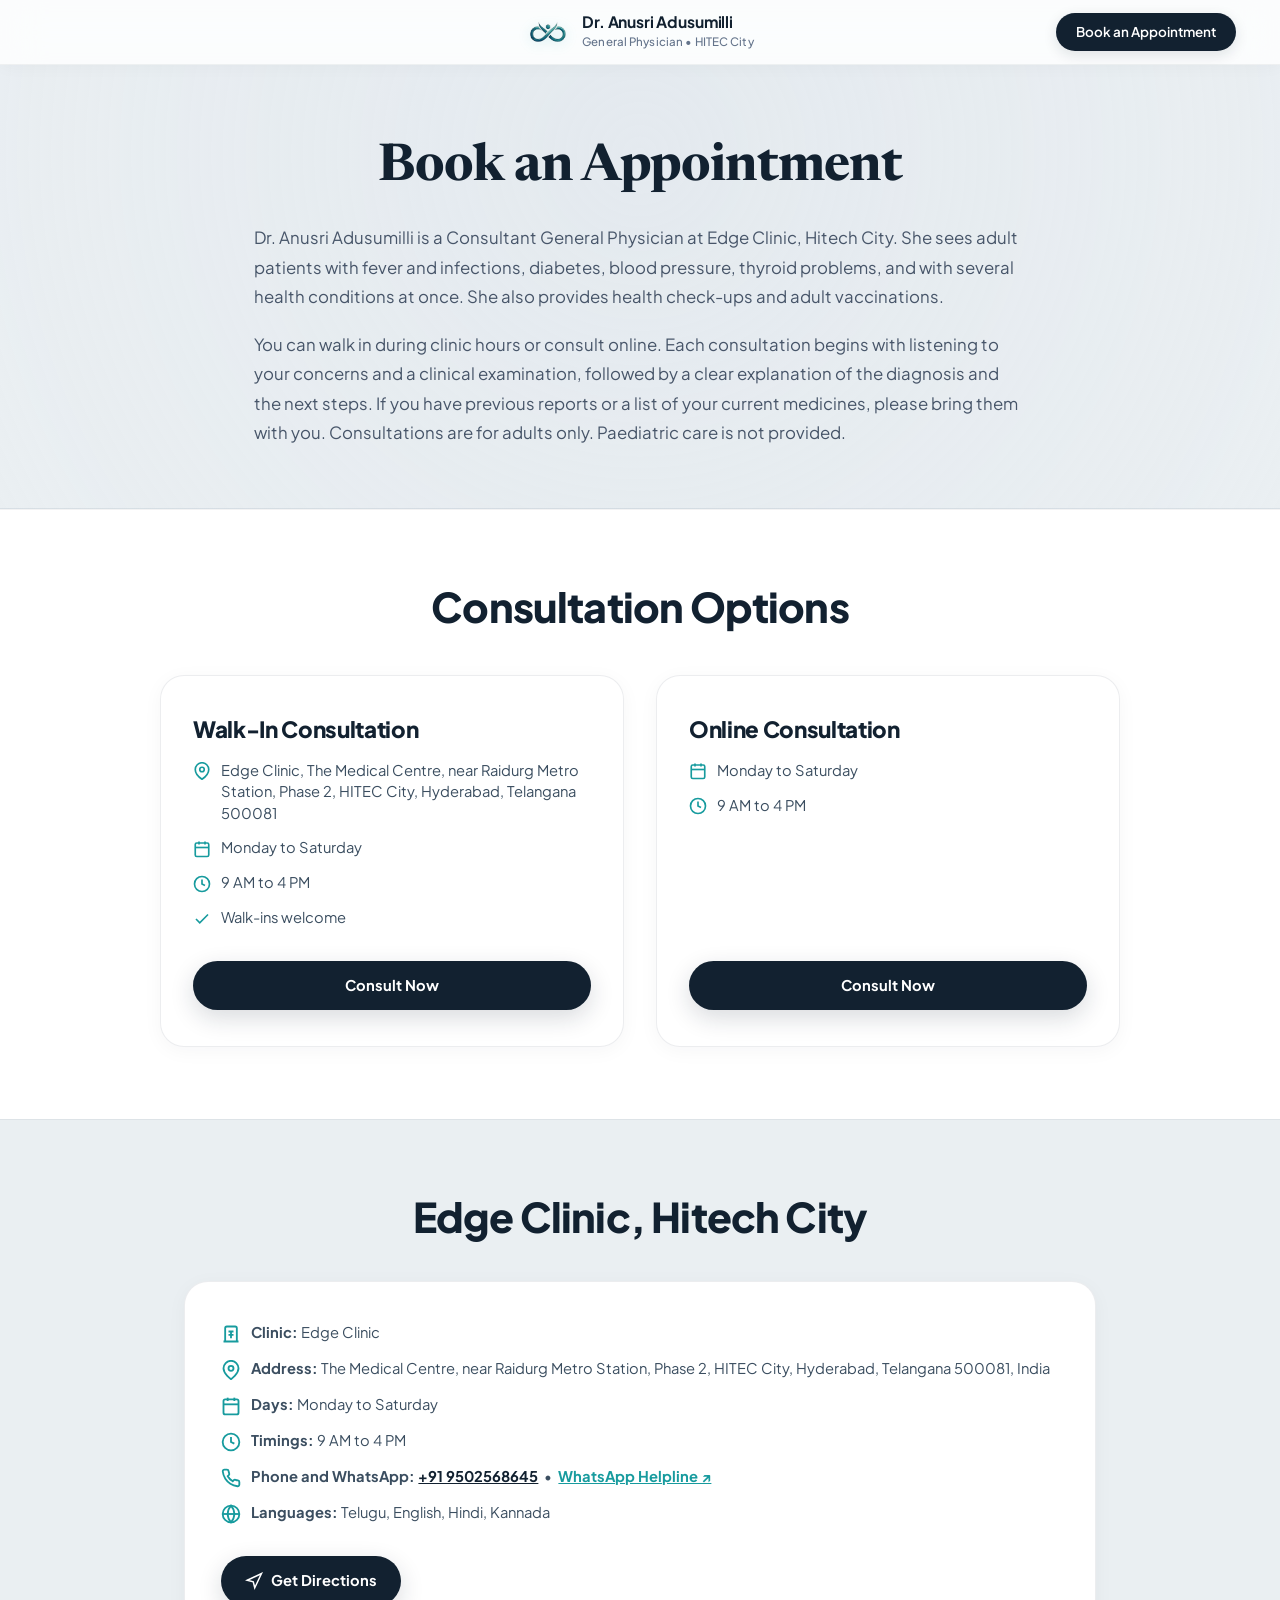
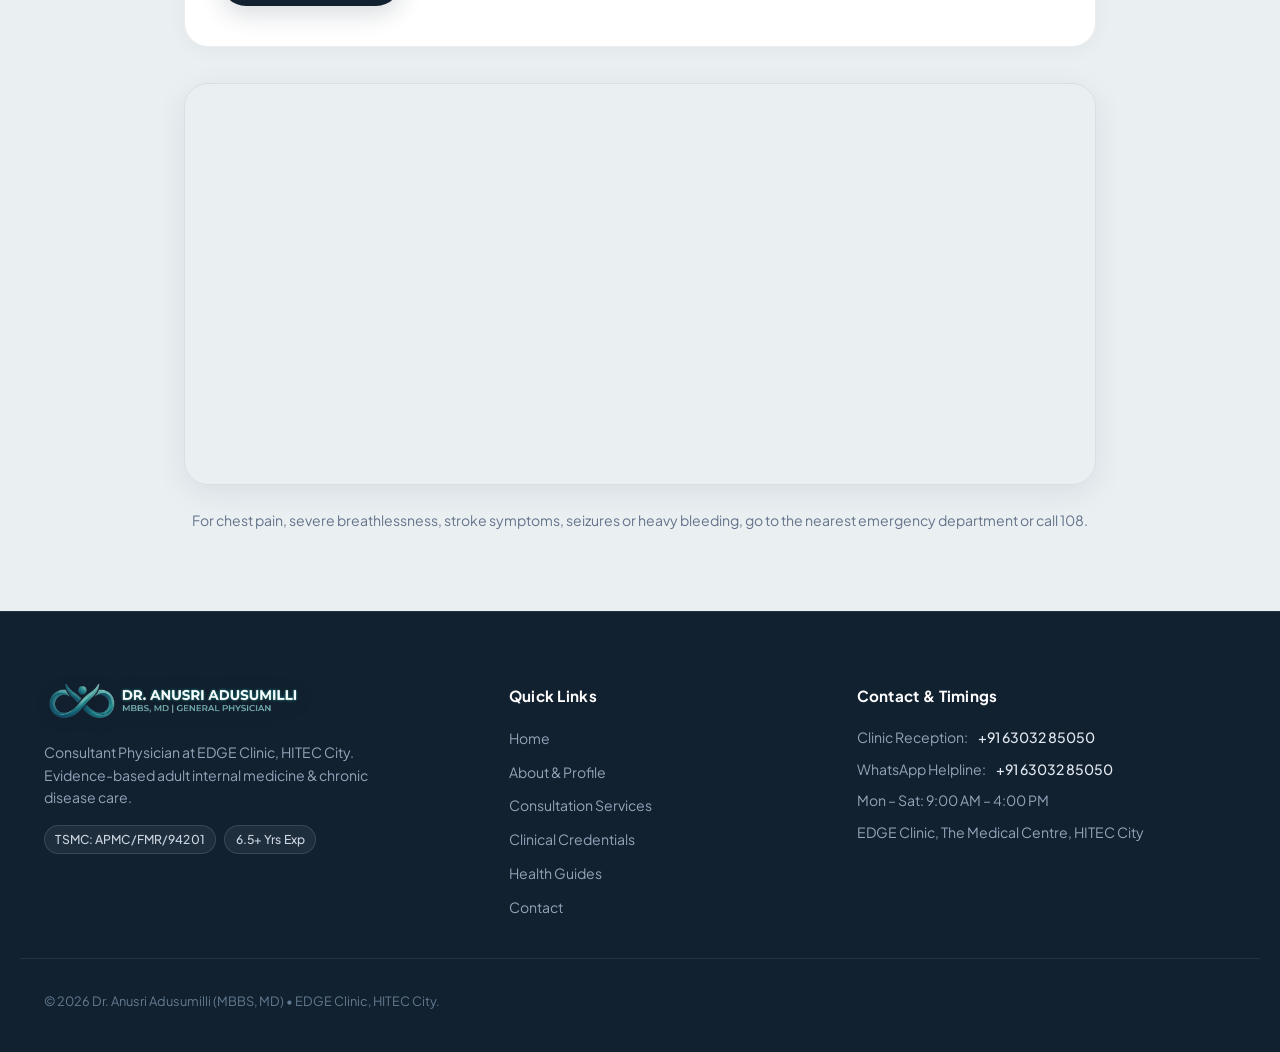
<file: contact/index.html>
<!DOCTYPE html>
<html lang="en">
<head>
  <meta charset="UTF-8">
  <meta name="viewport" content="width=device-width, initial-scale=1.0">
  <title>Book an Appointment | Dr. Anusri Adusumilli, General Physician, Hitech City</title>
  <meta name="description" content="Consult Dr. Anusri Adusumilli, Consultant General Physician at Edge Clinic, Hitech City, Hyderabad. Walk-in and online consultations, Monday to Saturday, 9 AM to 4 PM.">
  <link rel="canonical" href="https://www.dranusri.com/contact/">
  <meta name="robots" content="index, follow">
  <meta name="theme-color" content="#122130">
  
  <link rel="icon" type="image/png" sizes="32x32" href="/assets/images/favicon-32x32.png">
  <link rel="apple-touch-icon" sizes="180x180" href="/assets/images/apple-touch-icon.png">
  
  <link rel="preconnect" href="https://fonts.googleapis.com">
  <link rel="preconnect" href="https://fonts.gstatic.com" crossorigin>
  <link href="https://fonts.googleapis.com/css2?family=Newsreader:ital,opsz,wght@0,6..72,400;0,6..72,500;0,6..72,600;1,6..72,400&family=Plus+Jakarta+Sans:wght@300;400;500;600;700;800&display=swap" rel="stylesheet">
  
  <link rel="stylesheet" href="/styles.css?v=8.0">

  <!-- SCHEMA: MedicalClinic & Physician -->
  <script type="application/ld+json">
  {
    "@context": "https://schema.org",
    "@graph": [
      {
        "@type": "MedicalClinic",
        "@id": "https://www.dranusri.com/#clinic",
        "name": "Edge Clinic",
        "image": "https://www.dranusri.com/assets/images/clinic-interior.jpg",
        "url": "https://www.dranusri.com/contact/",
        "telephone": "+91 9502568645",
        "address": {
          "@type": "PostalAddress",
          "streetAddress": "The Medical Centre, near Raidurg Metro Station, Phase 2",
          "addressLocality": "HITEC City, Hyderabad",
          "addressRegion": "Telangana",
          "postalCode": "500081",
          "addressCountry": "IN"
        },
        "geo": {
          "@type": "GeoCoordinates",
          "latitude": 17.4474,
          "longitude": 78.3762
        },
        "openingHoursSpecification": [
          {
            "@type": "OpeningHoursSpecification",
            "dayOfWeek": [
              "Monday",
              "Tuesday",
              "Wednesday",
              "Thursday",
              "Friday",
              "Saturday"
            ],
            "opens": "09:00",
            "closes": "16:00"
          }
        ]
      },
      {
        "@type": "Physician",
        "@id": "https://www.dranusri.com/#doctor",
        "name": "Dr. Anusri Adusumilli",
        "jobTitle": "Consultant General Physician",
        "medicalSpecialty": "InternalMedicine",
        "url": "https://www.dranusri.com/",
        "telephone": "+91 9502568645",
        "worksFor": {
          "@id": "https://www.dranusri.com/#clinic"
        },
        "address": {
          "@type": "PostalAddress",
          "streetAddress": "The Medical Centre, near Raidurg Metro Station, Phase 2",
          "addressLocality": "HITEC City, Hyderabad",
          "addressRegion": "Telangana",
          "postalCode": "500081",
          "addressCountry": "IN"
        }
      }
    ]
  }
  </script>
</head>
<body class="page-contact">
  <a href="#main-content" class="skip-to-content">Skip to main content</a>

  <!-- HEADER -->
  <header class="site-header" id="header">
    <div class="container nav-container">
      <div class="header-col-left" aria-hidden="true"></div>

      <div class="header-col-center">
        <a href="/" class="brand-logo" aria-label="Dr. Anusri Adusumilli logo">
          <div class="logo-mark emblem-mark">
            <img src="/assets/images/dr-anusri-emblem.png" alt="Dr. Anusri Adusumilli logo" class="brand-emblem-graphic" width="38" height="24">
          </div>
          <div class="logo-text">
            <span class="brand-name">Dr. Anusri Adusumilli</span>
            <span class="brand-tagline">General Physician • HITEC City</span>
          </div>
        </a>
      </div>

      <div class="header-col-right">
        <a href="/contact/" class="btn-header-book" aria-label="Book an Appointment">
          <span class="btn-text-desktop">Book an Appointment</span>
          <span class="btn-text-mobile">Book Now</span>
        </a>
      </div>
    </div>
  </header>

  <main id="main-content">
    
    <!-- 1. PAGE INTRO -->
    <section class="page-header-section" style="padding: 4.5rem 0 3.75rem;">
      <div class="container" style="max-width: 820px;">
        <h1 class="page-title" style="margin-bottom: 1.5rem;">Book an Appointment</h1>
        <div class="page-intro-body" style="text-align: left; display: flex; flex-direction: column; gap: 1.15rem; color: #475569; font-size: 1.05rem; line-height: 1.75;">
          <p>Dr. Anusri Adusumilli is a Consultant General Physician at Edge Clinic, Hitech City. She sees adult patients with fever and infections, diabetes, blood pressure, thyroid problems, and with several health conditions at once. She also provides health check-ups and adult vaccinations.</p>
          <p>You can walk in during clinic hours or consult online. Each consultation begins with listening to your concerns and a clinical examination, followed by a clear explanation of the diagnosis and the next steps. If you have previous reports or a list of your current medicines, please bring them with you. Consultations are for adults only. Paediatric care is not provided.</p>
        </div>
      </div>
    </section>

    <!-- 2. CONSULTATION OPTIONS -->
    <section class="consultation-options-section" style="padding: 4.5rem 0; background: #ffffff;">
      <div class="container">
        <div class="section-header text-center">
          <h2 class="section-heading">Consultation Options</h2>
        </div>

        <div class="consultation-options-grid">
          <!-- Card 1: Walk-In Consultation -->
          <div class="option-card">
            <h3 class="option-title">Walk-In Consultation</h3>
            <ul class="option-features-list">
              <li>
                <svg width="18" height="18" viewBox="0 0 24 24" fill="none" stroke="currentColor" stroke-width="2.2" aria-hidden="true"><path d="M21 10c0 7-9 13-9 13s-9-6-9-13a9 9 0 0 1 18 0z"/><circle cx="12" cy="10" r="3"/></svg>
                <span>Edge Clinic, The Medical Centre, near Raidurg Metro Station, Phase 2, HITEC City, Hyderabad, Telangana 500081</span>
              </li>
              <li>
                <svg width="18" height="18" viewBox="0 0 24 24" fill="none" stroke="currentColor" stroke-width="2.2" aria-hidden="true"><rect x="3" y="4" width="18" height="18" rx="2" ry="2"/><line x1="16" y1="2" x2="16" y2="6"/><line x1="8" y1="2" x2="8" y2="6"/><line x1="3" y1="10" x2="21" y2="10"/></svg>
                <span>Monday to Saturday</span>
              </li>
              <li>
                <svg width="18" height="18" viewBox="0 0 24 24" fill="none" stroke="currentColor" stroke-width="2.2" aria-hidden="true"><circle cx="12" cy="12" r="10"/><polyline points="12 6 12 12 16 14"/></svg>
                <span>9 AM to 4 PM</span>
              </li>
              <li>
                <svg width="18" height="18" viewBox="0 0 24 24" fill="none" stroke="currentColor" stroke-width="2.2" aria-hidden="true"><polyline points="20 6 9 17 4 12"/></svg>
                <span>Walk-ins welcome</span>
              </li>
            </ul>
            <div class="option-actions">
              <a href="https://wa.me/916303285050?text=Hello%20EDGE%20Clinic,%20I%20would%20like%20to%20arrange%20a%20consultation%20with%20Dr.%20Anusri%20Adusumilli" 
                 target="_blank" 
                 rel="noopener noreferrer" 
                 class="btn btn-primary btn-block">Consult Now</a>
            </div>
          </div>

          <!-- Card 2: Online Consultation -->
          <div class="option-card">
            <h3 class="option-title">Online Consultation</h3>
            <ul class="option-features-list">
              <li>
                <svg width="18" height="18" viewBox="0 0 24 24" fill="none" stroke="currentColor" stroke-width="2.2" aria-hidden="true"><rect x="3" y="4" width="18" height="18" rx="2" ry="2"/><line x1="16" y1="2" x2="16" y2="6"/><line x1="8" y1="2" x2="8" y2="6"/><line x1="3" y1="10" x2="21" y2="10"/></svg>
                <span>Monday to Saturday</span>
              </li>
              <li>
                <svg width="18" height="18" viewBox="0 0 24 24" fill="none" stroke="currentColor" stroke-width="2.2" aria-hidden="true"><circle cx="12" cy="12" r="10"/><polyline points="12 6 12 12 16 14"/></svg>
                <span>9 AM to 4 PM</span>
              </li>
            </ul>
            <div class="option-actions">
              <a href="https://wa.me/916303285050?text=Hello%20EDGE%20Clinic,%20I%20would%20like%20to%20arrange%20a%20consultation%20with%20Dr.%20Anusri%20Adusumilli" 
                 target="_blank" 
                 rel="noopener noreferrer" 
                 class="btn btn-primary btn-block">Consult Now</a>
            </div>
          </div>
        </div>
      </div>
    </section>

    <!-- 3. EDGE CLINIC DETAILS & 4. MAP -->
    <section class="clinic-details-section">
      <div class="container" style="max-width: 960px;">
        <div class="section-header text-center">
          <h2 class="section-heading">Edge Clinic, Hitech City</h2>
        </div>

        <div class="clinic-details-card">
          <ul class="option-features-list" style="margin-bottom: 2rem;">
            <li>
              <svg width="20" height="20" viewBox="0 0 24 24" fill="none" stroke="currentColor" stroke-width="2.2" aria-hidden="true"><path d="M3 21h18M5 21V5a2 2 0 0 1 2-2h10a2 2 0 0 1 2 2v16M9 9h6M9 13h6M12 9v8"/></svg>
              <span><strong>Clinic:</strong> Edge Clinic</span>
            </li>
            <li>
              <svg width="20" height="20" viewBox="0 0 24 24" fill="none" stroke="currentColor" stroke-width="2.2" aria-hidden="true"><path d="M21 10c0 7-9 13-9 13s-9-6-9-13a9 9 0 0 1 18 0z"/><circle cx="12" cy="10" r="3"/></svg>
              <span><strong>Address:</strong> The Medical Centre, near Raidurg Metro Station, Phase 2, HITEC City, Hyderabad, Telangana 500081, India</span>
            </li>
            <li>
              <svg width="20" height="20" viewBox="0 0 24 24" fill="none" stroke="currentColor" stroke-width="2.2" aria-hidden="true"><rect x="3" y="4" width="18" height="18" rx="2" ry="2"/><line x1="16" y1="2" x2="16" y2="6"/><line x1="8" y1="2" x2="8" y2="6"/><line x1="3" y1="10" x2="21" y2="10"/></svg>
              <span><strong>Days:</strong> Monday to Saturday</span>
            </li>
            <li>
              <svg width="20" height="20" viewBox="0 0 24 24" fill="none" stroke="currentColor" stroke-width="2.2" aria-hidden="true"><circle cx="12" cy="12" r="10"/><polyline points="12 6 12 12 16 14"/></svg>
              <span><strong>Timings:</strong> 9 AM to 4 PM</span>
            </li>
            <li>
              <svg width="20" height="20" viewBox="0 0 24 24" fill="none" stroke="currentColor" stroke-width="2.2" aria-hidden="true"><path d="M22 16.92v3a2 2 0 0 1-2.18 2 19.79 19.79 0 0 1-8.63-3.07 19.5 19.5 0 0 1-6-6 19.79 19.79 0 0 1-3.07-8.67A2 2 0 0 1 4.11 2h3a2 2 0 0 1 2 1.72 12.84 12.84 0 0 0 .7 2.81 2 2 0 0 1-.45 2.11L8.09 9.91a16 16 0 0 0 6 6l1.27-1.27a2 2 0 0 1 2.11-.45 12.84 12.84 0 0 0 2.81.7A2 2 0 0 1 22 16.92z"></path></svg>
              <span><strong>Phone and WhatsApp:</strong> <a href="tel:+919502568645" style="color: var(--color-primary); font-weight: 700; text-decoration: underline;">+91 9502568645</a> &nbsp;•&nbsp; <a href="https://wa.me/916303285050?text=Hello%20EDGE%20Clinic,%20I%20would%20like%20to%20arrange%20a%20consultation%20with%20Dr.%20Anusri%20Adusumilli" target="_blank" rel="noopener noreferrer" style="color: #179b9e; font-weight: 700; text-decoration: underline;">WhatsApp Helpline ↗</a></span>
            </li>
            <li>
              <svg width="20" height="20" viewBox="0 0 24 24" fill="none" stroke="currentColor" stroke-width="2.2" aria-hidden="true"><circle cx="12" cy="12" r="10"/><line x1="2" y1="12" x2="22" y2="12"/><path d="M12 2a15.3 15.3 0 0 1 4 10 15.3 15.3 0 0 1-4 10 15.3 15.3 0 0 1-4-10 15.3 15.3 0 0 1 4-10z"/></svg>
              <span><strong>Languages:</strong> Telugu, English, Hindi, Kannada</span>
            </li>
          </ul>

          <div class="clinic-details-actions">
            <a href="https://www.google.com/maps/dir/?api=1&destination=17.4474,78.3762" target="_blank" rel="noopener noreferrer" class="btn btn-primary" style="display: inline-flex; align-items: center; gap: 0.5rem;">
              <svg width="18" height="18" viewBox="0 0 24 24" fill="none" stroke="currentColor" stroke-width="2"><polygon points="3 11 22 2 13 21 11 13 3 11"/></svg>
              Get Directions
            </a>
          </div>
        </div>

        <!-- 4. MAP -->
        <div class="contact-map-wrapper">
          <iframe 
            src="https://maps.google.com/maps?q=17.4474,78.3762+(EDGE+Clinic+-+The+Medical+Centre)&amp;hl=en&amp;z=17&amp;output=embed"
            class="contact-map-iframe"
            title="Map showing Edge Clinic, Hitech City"
            loading="lazy"
            allowfullscreen
            referrerpolicy="no-referrer-when-downgrade">
          </iframe>
        </div>

        <!-- 5. EMERGENCY NOTE -->
        <p class="emergency-note">
          For chest pain, severe breathlessness, stroke symptoms, seizures or heavy bleeding, go to the nearest emergency department or call 108.
        </p>

      </div>
    </section>

  </main>

  <!-- FOOTER -->
  <footer class="site-footer">
    <div class="container footer-grid">
      <div class="footer-col brand-col">
        <div class="footer-brand">
          <a href="/" class="footer-brand-logo-link" aria-label="Dr. Anusri Adusumilli Home">
            <img src="/assets/images/dr-anusri-horizontal-dark-tight.png" alt="Dr. Anusri Adusumilli" class="footer-brand-logo-img" width="260">
          </a>
        </div>
        <p class="footer-bio-summary desktop-only-element">Consultant Physician at EDGE Clinic, HITEC City. Evidence-based adult internal medicine &amp; chronic disease care.</p>
        <div class="footer-badges-row">
          <span class="footer-pill">TSMC: APMC/FMR/94201</span>
          <span class="footer-pill">6.5+ Yrs Exp</span>
        </div>
      </div>

      <div class="footer-col links-col">
        <h4 class="footer-heading">Quick Links</h4>
        <ul class="footer-links">
          <li><a href="/">Home</a></li>
          <li><a href="/about">About &amp; Profile</a></li>
          <li><a href="/services">Consultation Services</a></li>
          <li><a href="/credentials">Clinical Credentials</a></li>
          <li><a href="/health-guides">Health Guides</a></li>
          <li><a href="/contact/">Contact</a></li>
        </ul>
      </div>

      <div class="footer-col contact-col">
        <h4 class="footer-heading">Contact &amp; Timings</h4>
        <ul class="footer-contact-list">
          <li>Clinic Reception: <a href="tel:+916303285050">+91 63032 85050</a></li>
          <li>WhatsApp Helpline: <a href="https://wa.me/916303285050" target="_blank" rel="noopener noreferrer">+91 63032 85050</a></li>
          <li>Mon – Sat: 9:00 AM – 4:00 PM</li>
          <li>EDGE Clinic, The Medical Centre, HITEC City</li>
        </ul>
      </div>
    </div>

    <div class="container footer-bottom">
      <div class="copyright-text">© 2026 Dr. Anusri Adusumilli (MBBS, MD) • EDGE Clinic, HITEC City.</div>
    </div>
  </footer>

  <!-- Fixed Mobile Contact Bar -->
  <div class="mobile-sticky-dock" id="mobileStickyDock" aria-label="Quick Action">
    <a href="#services" class="dock-btn dock-consult-btn" aria-label="Consult Now">
      <span>Consult Now</span>
    </a>
  </div>

  <script src="/assets/vendor/gsap.min.js"></script>
  <script src="/assets/vendor/ScrollTrigger.min.js"></script>
  <script src="/config.js?v=8.0"></script>
  <script src="/app.js?v=8.0"></script>
</body>
</html>
</file>
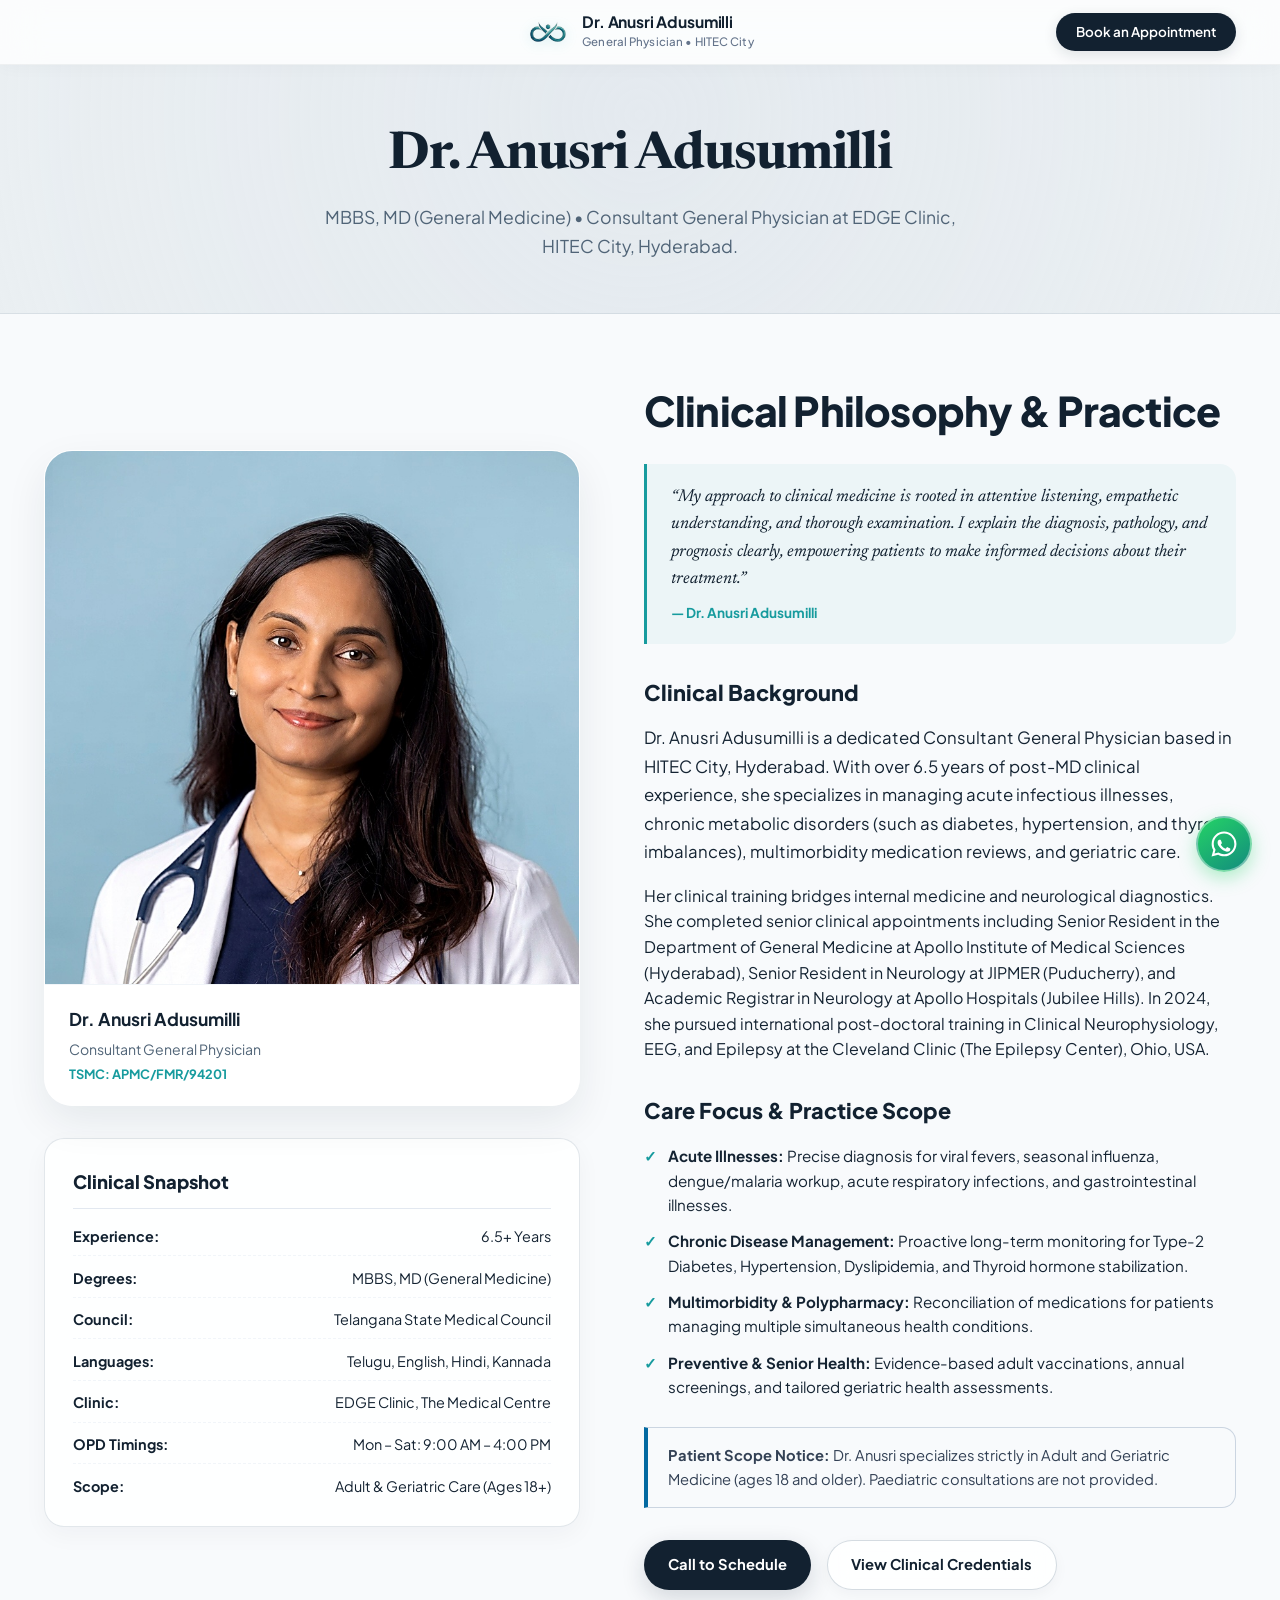
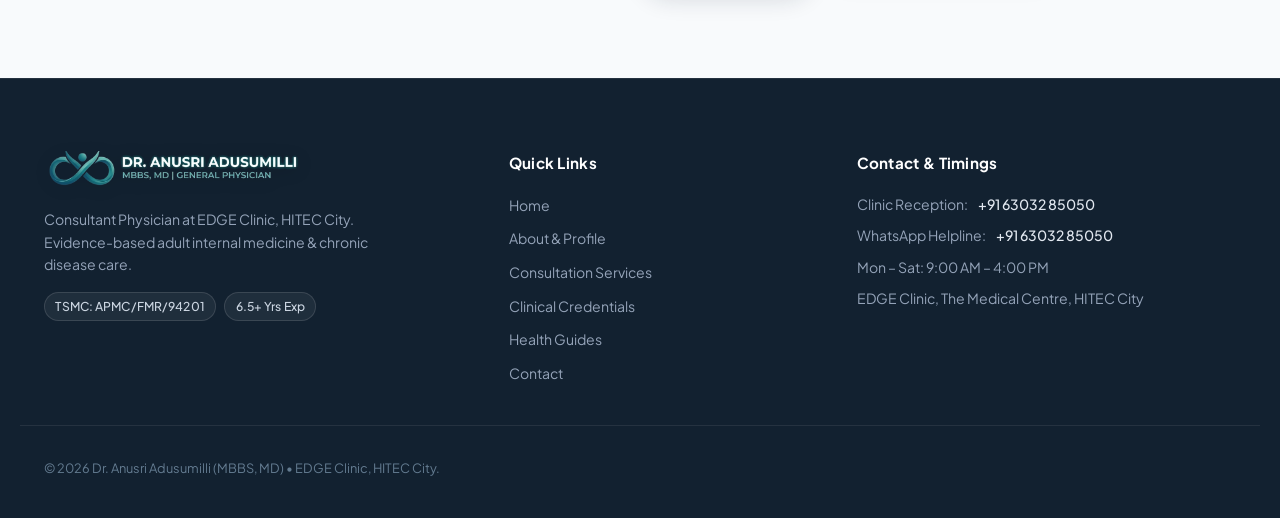
<file: about.html>
<!DOCTYPE html>
<html lang="en">
<head>
  <meta charset="UTF-8">
  <meta name="viewport" content="width=device-width, initial-scale=1.0">
  <title>About Dr. Anusri Adusumilli | Consultant General Physician | EDGE Clinic</title>
  <meta name="description" content="Meet Dr. Anusri Adusumilli, MBBS, MD (General Medicine). Consultant General Physician at EDGE Clinic, HITEC City, Hyderabad. 6.5+ years experience in internal medicine.">
  <link rel="canonical" href="https://www.dranusri.com/about">
  <meta name="theme-color" content="#122130">
  
  <link rel="icon" type="image/png" sizes="32x32" href="./assets/images/favicon-32x32.png">
  <link rel="apple-touch-icon" sizes="180x180" href="./assets/images/apple-touch-icon.png">
  
  <link rel="preconnect" href="https://fonts.googleapis.com">
  <link rel="preconnect" href="https://fonts.gstatic.com" crossorigin>
  <link href="https://fonts.googleapis.com/css2?family=Newsreader:ital,opsz,wght@0,6..72,400;0,6..72,500;0,6..72,600;1,6..72,400&family=Plus+Jakarta+Sans:wght@300;400;500;600;700;800&display=swap" rel="stylesheet">
  
  <link rel="stylesheet" href="styles.css?v=8.0">
</head>
<body class="page-about">
  <a href="#main-content" class="skip-to-content">Skip to main content</a>

  <!-- HEADER -->
  <header class="site-header" id="header">
    <div class="container nav-container">
      <div class="header-col-left" aria-hidden="true"></div>

      <div class="header-col-center">
        <a href="/" class="brand-logo" aria-label="Dr. Anusri Adusumilli logo">
          <div class="logo-mark emblem-mark">
            <img src="./assets/images/dr-anusri-emblem.png" alt="Dr. Anusri Adusumilli logo" class="brand-emblem-graphic" width="38" height="24">
          </div>
          <div class="logo-text">
            <span class="brand-name">Dr. Anusri Adusumilli</span>
            <span class="brand-tagline">General Physician • HITEC City</span>
          </div>
        </a>
      </div>

      <div class="header-col-right">
        <a href="/contact/" class="btn-header-book" aria-label="Book an Appointment">
          <span class="btn-text-desktop">Book an Appointment</span>
          <span class="btn-text-mobile">Book Now</span>
        </a>
      </div>
    </div>
  </header>

  <main id="main-content">
    <!-- PAGE HERO -->
    <section class="page-header-section">
      <div class="container">
        <h1 class="page-title">Dr. Anusri Adusumilli</h1>
        <p class="page-subtitle">MBBS, MD (General Medicine) • Consultant General Physician at EDGE Clinic, HITEC City, Hyderabad.</p>
      </div>
    </section>

    <!-- DOCTOR DETAILED OVERVIEW -->
    <section class="page-content-section">
      <div class="container">
        <div class="about-grid">
          
          <div class="about-photo-col">
            <div class="about-photo-card">
              <img src="./assets/images/dr-anusri-headshot-hero.jpg" alt="Dr. Anusri Adusumilli" class="about-doctor-photo" loading="eager">
              <div class="about-photo-meta">
                <strong>Dr. Anusri Adusumilli</strong>
                <span>Consultant General Physician</span>
                <span class="reg-meta">TSMC: APMC/FMR/94201</span>
              </div>
            </div>
            
            <div class="quick-facts-box">
              <h3 class="quick-facts-title">Clinical Snapshot</h3>
              <ul class="quick-facts-list">
                <li><strong>Experience:</strong> 6.5+ Years</li>
                <li><strong>Degrees:</strong> MBBS, MD (General Medicine)</li>
                <li><strong>Council:</strong> Telangana State Medical Council</li>
                <li><strong>Languages:</strong> Telugu, English, Hindi, Kannada</li>
                <li><strong>Clinic:</strong> EDGE Clinic, The Medical Centre</li>
                <li><strong>OPD Timings:</strong> Mon – Sat: 9:00 AM – 4:00 PM</li>
                <li><strong>Scope:</strong> Adult &amp; Geriatric Care (Ages 18+)</li>
              </ul>
            </div>
          </div>

          <div class="about-text-col">
            <h2 class="section-heading">Clinical Philosophy &amp; Practice</h2>
            <div class="quote-callout">
              <p>“My approach to clinical medicine is rooted in attentive listening, empathetic understanding, and thorough examination. I explain the diagnosis, pathology, and prognosis clearly, empowering patients to make informed decisions about their treatment.”</p>
              <cite>— Dr. Anusri Adusumilli</cite>
            </div>

            <h3 class="subsection-title">Clinical Background</h3>
            <p class="body-lead">
              Dr. Anusri Adusumilli is a dedicated Consultant General Physician based in HITEC City, Hyderabad. With over 6.5 years of post-MD clinical experience, she specializes in managing acute infectious illnesses, chronic metabolic disorders (such as diabetes, hypertension, and thyroid imbalances), multimorbidity medication reviews, and geriatric care.
            </p>
            <p>
              Her clinical training bridges internal medicine and neurological diagnostics. She completed senior clinical appointments including Senior Resident in the Department of General Medicine at Apollo Institute of Medical Sciences (Hyderabad), Senior Resident in Neurology at JIPMER (Puducherry), and Academic Registrar in Neurology at Apollo Hospitals (Jubilee Hills). In 2024, she pursued international post-doctoral training in Clinical Neurophysiology, EEG, and Epilepsy at the Cleveland Clinic (The Epilepsy Center), Ohio, USA.
            </p>

            <h3 class="subsection-title">Care Focus &amp; Practice Scope</h3>
            <ul class="feature-bullets">
              <li><strong>Acute Illnesses:</strong> Precise diagnosis for viral fevers, seasonal influenza, dengue/malaria workup, acute respiratory infections, and gastrointestinal illnesses.</li>
              <li><strong>Chronic Disease Management:</strong> Proactive long-term monitoring for Type-2 Diabetes, Hypertension, Dyslipidemia, and Thyroid hormone stabilization.</li>
              <li><strong>Multimorbidity &amp; Polypharmacy:</strong> Reconciliation of medications for patients managing multiple simultaneous health conditions.</li>
              <li><strong>Preventive &amp; Senior Health:</strong> Evidence-based adult vaccinations, annual screenings, and tailored geriatric health assessments.</li>
            </ul>

            <div class="scope-notice-box">
              <strong>Patient Scope Notice:</strong> Dr. Anusri specializes strictly in Adult and Geriatric Medicine (ages 18 and older). Paediatric consultations are not provided.
            </div>

            <div class="about-actions-row">
              <a href="tel:+916303285050" class="btn btn-primary">Call to Schedule</a>
              <a href="/credentials" class="btn btn-secondary">View Clinical Credentials</a>
            </div>
          </div>

        </div>
      </div>
    </section>
  </main>

  <!-- FOOTER -->
  <footer class="site-footer">
    <div class="container footer-grid">
      <div class="footer-col brand-col">
        <div class="footer-brand">
          <a href="/" class="footer-brand-logo-link" aria-label="Dr. Anusri Adusumilli Home">
            <img src="./assets/images/dr-anusri-horizontal-dark-tight.png" alt="Dr. Anusri Adusumilli" class="footer-brand-logo-img" width="260">
          </a>
        </div>
        <p class="footer-bio-summary">Consultant Physician at EDGE Clinic, HITEC City. Evidence-based adult internal medicine &amp; chronic disease care.</p>
        <div class="footer-badges-row">
          <span class="footer-pill">TSMC: APMC/FMR/94201</span>
          <span class="footer-pill">6.5+ Yrs Exp</span>
        </div>
      </div>

      <div class="footer-col links-col">
        <h4 class="footer-heading">Quick Links</h4>
        <ul class="footer-links">
          <li><a href="/">Home</a></li>
          <li><a href="/about">About &amp; Profile</a></li>
          <li><a href="/services">Consultation Services</a></li>
          <li><a href="/credentials">Clinical Credentials</a></li>
          <li><a href="/health-guides">Health Guides</a></li>
          <li><a href="/contact/">Contact</a></li>
        </ul>
      </div>

      <div class="footer-col contact-col">
        <h4 class="footer-heading">Contact &amp; Timings</h4>
        <ul class="footer-contact-list">
          <li>Clinic Reception: <a href="tel:+916303285050">+91 63032 85050</a></li>
          <li>WhatsApp Helpline: <a href="https://wa.me/916303285050" target="_blank" rel="noopener noreferrer">+91 63032 85050</a></li>
          <li>Mon – Sat: 9:00 AM – 4:00 PM</li>
          <li>EDGE Clinic, The Medical Centre, HITEC City</li>
        </ul>
      </div>
    </div>

    <div class="container footer-bottom">
      <div class="copyright-text">© 2026 Dr. Anusri Adusumilli (MBBS, MD) • EDGE Clinic, HITEC City.</div>
    </div>
  </footer>

  <!-- Fixed Mobile Contact Bar (Single persistent mobile contact interface) -->
  <div class="mobile-sticky-dock" id="mobileStickyDock" aria-label="Quick Action">
    <a href="/contact/" class="dock-btn dock-consult-btn" aria-label="Consult Now">
      <span>Consult Now</span>
    </a>
  </div>

  <!-- FLOATING WHATSAPP CHAT WIDGET -->
  <aside class="floating-whatsapp-wrapper" aria-label="WhatsApp Consultation Helpline">
    <a href="https://wa.me/916303285050?text=Hello%20EDGE%20Clinic,%20I%20would%20like%20to%20arrange%20a%20consultation%20with%20Dr.%20Anusri%20Adusumilli" 
       target="_blank" 
       rel="noopener noreferrer" 
       class="floating-whatsapp-btn" 
       id="globalFloatingWhatsapp"
       title="Chat with EDGE Clinic Reception on WhatsApp"
       aria-label="Chat with EDGE Clinic Reception on WhatsApp">
      <div class="whatsapp-btn-circle">
        <svg width="30" height="30" viewBox="0 0 24 24" fill="#ffffff" aria-hidden="true">
          <path d="M12.04 2c-5.46 0-9.91 4.45-9.91 9.91 0 1.75.46 3.45 1.32 4.95L2.05 22l5.25-1.38c1.45.79 3.08 1.21 4.74 1.21 5.46 0 9.91-4.45 9.91-9.91 0-2.65-1.03-5.14-2.9-7.01A9.816 9.816 0 0 0 12.04 2m.01 1.67c2.2 0 4.26.86 5.82 2.42a8.225 8.225 0 0 1 2.41 5.83c0 4.54-3.7 8.24-8.24 8.24-1.48 0-2.93-.4-4.2-1.15l-.3-.18-3.12.82.83-3.04-.2-.32a8.196 8.196 0 0 1-1.26-4.38c0-4.54 3.7-8.24 8.24-8.24m4.52 11.64c-.25-.13-1.47-.72-1.7-.81-.23-.08-.39-.13-.56.13-.17.25-.64.81-.79.97-.14.17-.29.19-.54.06-.25-.13-1.06-.39-2.02-1.24-.75-.67-1.26-1.5-1.41-1.75-.15-.25-.02-.39.11-.51.11-.11.25-.29.37-.44.12-.14.17-.25.25-.42.08-.17.04-.31-.02-.44-.06-.13-.56-1.35-.77-1.85-.2-.49-.41-.42-.56-.43h-.48c-.17 0-.44.06-.67.31-.23.25-.88.86-.88 2.1 0 1.24.9 2.44 1.03 2.61.13.17 1.78 2.71 4.3 3.8 2.53 1.09 2.53.73 2.99.69.45-.05 1.47-.6 1.68-1.18.21-.59.21-1.09.15-1.19-.06-.1-.23-.17-.48-.29z"/>
        </svg>
      </div>
      <div class="whatsapp-label-pill">
        <span class="whatsapp-online-dot"></span>
        <span class="whatsapp-label-text">WhatsApp Reception</span>
      </div>
    </a>
  </aside>

  <script src="assets/vendor/gsap.min.js"></script>
  <script src="assets/vendor/ScrollTrigger.min.js"></script>
  <script src="config.js?v=8.0"></script>
  <script src="app.js?v=8.0"></script>
</body>
</html>
</file>
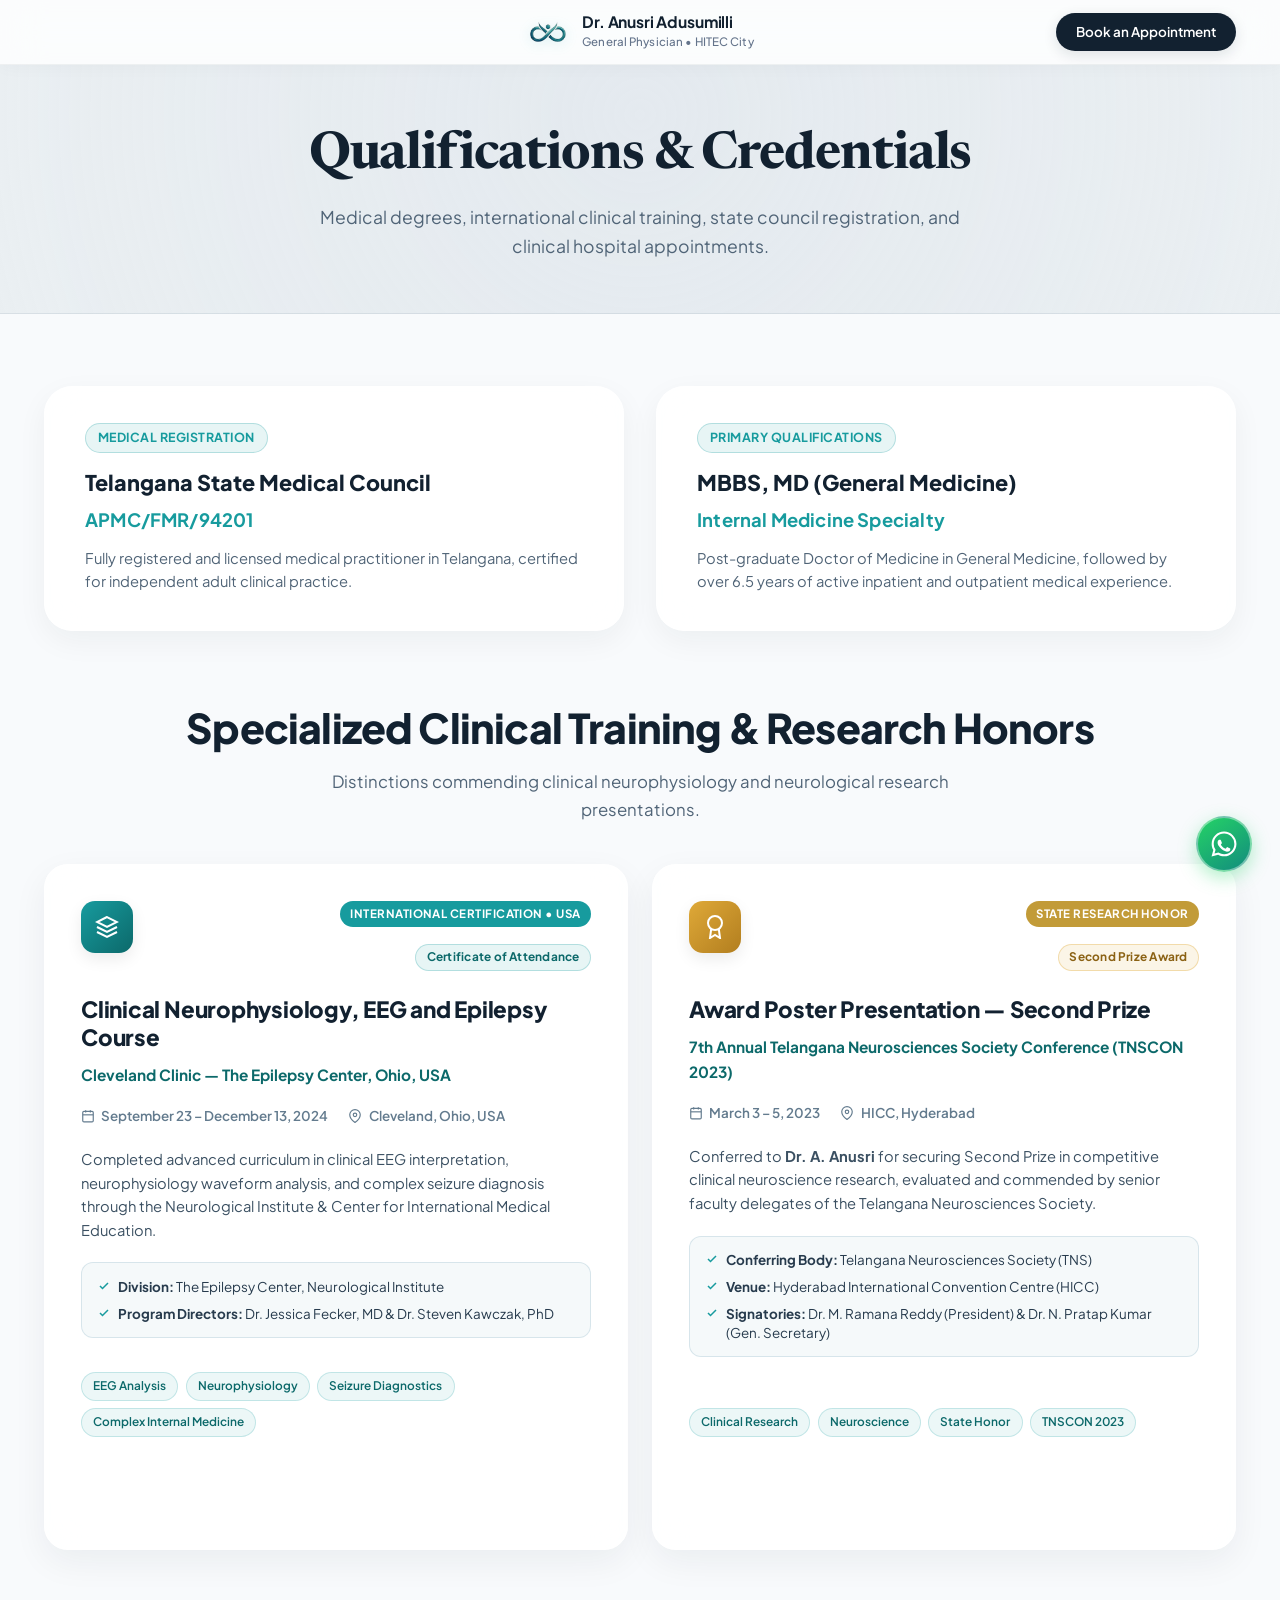
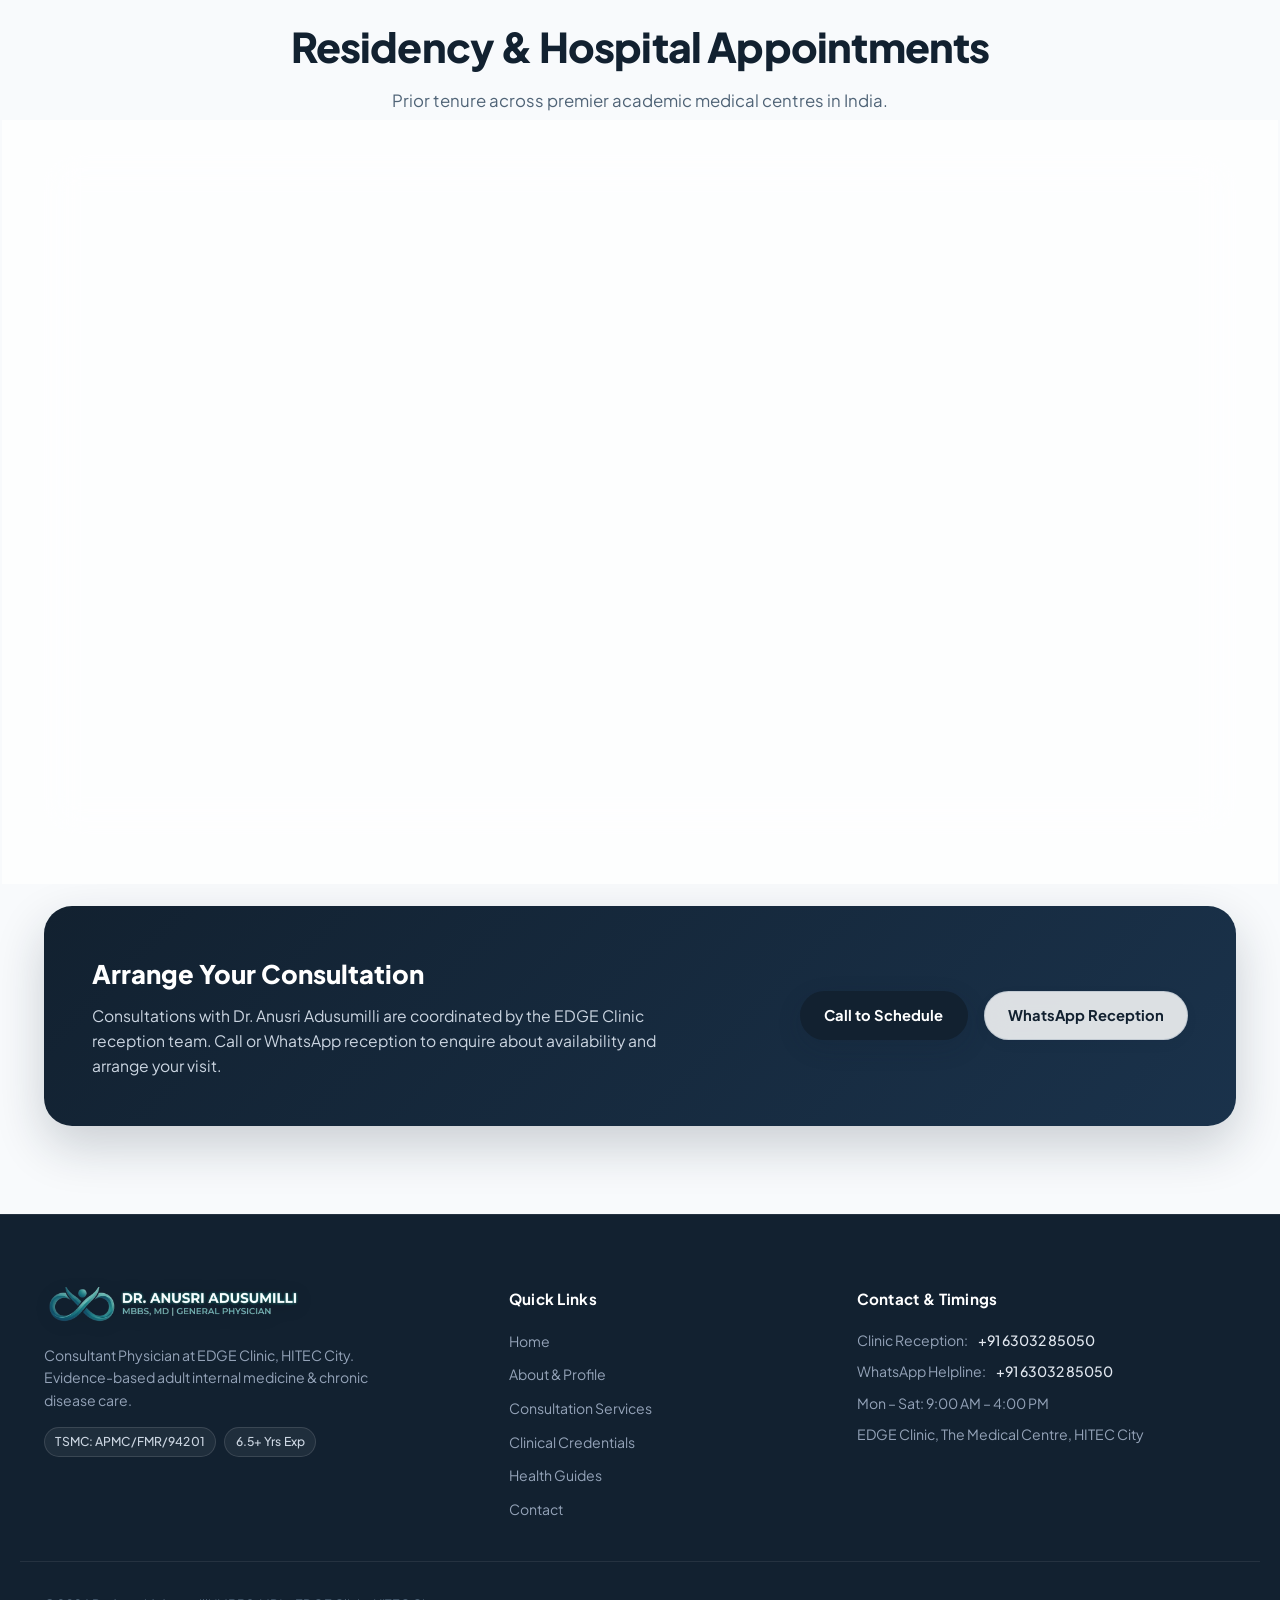
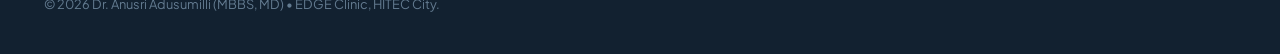
<file: credentials.html>
<!DOCTYPE html>
<html lang="en">
<head>
  <meta charset="UTF-8">
  <meta name="viewport" content="width=device-width, initial-scale=1.0">
  <title>Clinical Credentials & Qualifications | Dr. Anusri Adusumilli | EDGE Clinic</title>
  <meta name="description" content="Medical qualifications, Cleveland Clinic advanced clinical training, Telangana Medical Council registration, and residency appointments of Dr. Anusri Adusumilli (MBBS, MD).">
  <link rel="canonical" href="https://www.dranusri.com/credentials">
  <meta name="theme-color" content="#122130">
  
  <link rel="icon" type="image/png" sizes="32x32" href="./assets/images/favicon-32x32.png">
  <link rel="apple-touch-icon" sizes="180x180" href="./assets/images/apple-touch-icon.png">
  
  <link rel="preconnect" href="https://fonts.googleapis.com">
  <link rel="preconnect" href="https://fonts.gstatic.com" crossorigin>
  <link href="https://fonts.googleapis.com/css2?family=Newsreader:ital,opsz,wght@0,6..72,400;0,6..72,500;0,6..72,600;1,6..72,400&family=Plus+Jakarta+Sans:wght@300;400;500;600;700;800&display=swap" rel="stylesheet">
  
  <link rel="stylesheet" href="styles.css?v=8.0">
</head>
<body class="page-credentials">
  <a href="#main-content" class="skip-to-content">Skip to main content</a>

  <!-- HEADER -->
  <header class="site-header" id="header">
    <div class="container nav-container">
      <div class="header-col-left" aria-hidden="true"></div>

      <div class="header-col-center">
        <a href="/" class="brand-logo" aria-label="Dr. Anusri Adusumilli logo">
          <div class="logo-mark emblem-mark">
            <img src="./assets/images/dr-anusri-emblem.png" alt="Dr. Anusri Adusumilli logo" class="brand-emblem-graphic" width="38" height="24">
          </div>
          <div class="logo-text">
            <span class="brand-name">Dr. Anusri Adusumilli</span>
            <span class="brand-tagline">General Physician • HITEC City</span>
          </div>
        </a>
      </div>

      <div class="header-col-right">
        <a href="/contact/" class="btn-header-book" aria-label="Book an Appointment">
          <span class="btn-text-desktop">Book an Appointment</span>
          <span class="btn-text-mobile">Book Now</span>
        </a>
      </div>
    </div>
  </header>

  <main id="main-content">
    <!-- PAGE HERO -->
    <section class="page-header-section">
      <div class="container">
        <h1 class="page-title">Qualifications &amp; Credentials</h1>
        <p class="page-subtitle">Medical degrees, international clinical training, state council registration, and clinical hospital appointments.</p>
      </div>
    </section>

    <!-- CREDENTIALS CONTENT -->
    <section class="page-content-section">
      <div class="container">
        
        <!-- REGISTRATION & CORE DEGREES -->
        <div class="credentials-core-grid">
          <div class="cred-core-card">
            <span class="cred-tag">Medical Registration</span>
            <h2 class="cred-core-title">Telangana State Medical Council</h2>
            <div class="cred-core-highlight">APMC/FMR/94201</div>
            <p class="cred-core-desc">Fully registered and licensed medical practitioner in Telangana, certified for independent adult clinical practice.</p>
          </div>

          <div class="cred-core-card">
            <span class="cred-tag">Primary Qualifications</span>
            <h2 class="cred-core-title">MBBS, MD (General Medicine)</h2>
            <div class="cred-core-highlight">Internal Medicine Specialty</div>
            <p class="cred-core-desc">Post-graduate Doctor of Medicine in General Medicine, followed by over 6.5 years of active inpatient and outpatient medical experience.</p>
          </div>
        </div>

        <!-- SPECIALIZED POST-GRADUATE TRAINING & HONORS -->
        <div class="section-header text-center" style="margin-top: 4.5rem;">
          <h2 class="section-heading">Specialized Clinical Training &amp; Research Honors</h2>
          <p class="section-subheading">Distinctions commending clinical neurophysiology and neurological research presentations.</p>
        </div>

        <div class="training-showcase-grid">
          <!-- Cleveland Clinic -->
          <div class="achievement-card">
            <div class="achievement-header">
              <div class="achievement-icon-crest crest-cleveland">
                <svg width="24" height="24" viewBox="0 0 24 24" fill="none" stroke="currentColor" stroke-width="2"><path d="M12 2L2 7l10 5 10-5-10-5zM2 17l10 5 10-5M2 12l10 5 10-5"/></svg>
              </div>
              <div class="achievement-badges">
                <span class="training-badge cleveland-badge">International Certification • USA</span>
                <span class="verified-pill">Certificate of Attendance</span>
              </div>
            </div>

            <div class="achievement-body">
              <h3 class="achievement-title">Clinical Neurophysiology, EEG and Epilepsy Course</h3>
              <p class="achievement-institution">Cleveland Clinic — The Epilepsy Center, Ohio, USA</p>
              
              <div class="achievement-meta">
                <span class="meta-item">
                  <svg width="14" height="14" viewBox="0 0 24 24" fill="none" stroke="currentColor" stroke-width="2"><rect x="3" y="4" width="18" height="18" rx="2"/><line x1="16" y1="2" x2="16" y2="6"/><line x1="8" y1="2" x2="8" y2="6"/><line x1="3" y1="10" x2="21" y2="10"/></svg>
                  September 23 – December 13, 2024
                </span>
                <span class="meta-item">
                  <svg width="14" height="14" viewBox="0 0 24 24" fill="none" stroke="currentColor" stroke-width="2"><path d="M21 10c0 7-9 13-9 13s-9-6-9-13a9 9 0 0 1 18 0z"/><circle cx="12" cy="10" r="3"/></svg>
                  Cleveland, Ohio, USA
                </span>
              </div>

              <p class="achievement-desc">
                Completed advanced curriculum in clinical EEG interpretation, neurophysiology waveform analysis, and complex seizure diagnosis through the Neurological Institute &amp; Center for International Medical Education.
              </p>

              <div class="achievement-highlights">
                <div class="highlight-point">
                  <span class="check-bullet"><svg width="12" height="12" viewBox="0 0 24 24" fill="none" stroke="currentColor" stroke-width="3"><polyline points="20 6 9 17 4 12"></polyline></svg></span>
                  <span><strong>Division:</strong> The Epilepsy Center, Neurological Institute</span>
                </div>
                <div class="highlight-point">
                  <span class="check-bullet"><svg width="12" height="12" viewBox="0 0 24 24" fill="none" stroke="currentColor" stroke-width="3"><polyline points="20 6 9 17 4 12"></polyline></svg></span>
                  <span><strong>Program Directors:</strong> Dr. Jessica Fecker, MD &amp; Dr. Steven Kawczak, PhD</span>
                </div>
              </div>

              <div class="cert-skills-chips">
                <span class="skill-chip">EEG Analysis</span>
                <span class="skill-chip">Neurophysiology</span>
                <span class="skill-chip">Seizure Diagnostics</span>
                <span class="skill-chip">Complex Internal Medicine</span>
              </div>

              <div class="cert-actions-row" style="margin-top: 1.25rem;">
                <button type="button" class="btn btn-secondary view-cert-btn btn-view-cert" data-cert-src="./assets/images/certificates/cleveland-clinic-epilepsy-certificate.png" data-cert-title="Cleveland Clinic — Clinical Neurophysiology, EEG and Epilepsy Course" data-cert-sub="September 23 – December 13, 2024 • The Epilepsy Center, Neurological Institute">
                  View Official Certificate ↗
                </button>
              </div>
            </div>
          </div>

          <!-- TNSCON Award -->
          <div class="achievement-card">
            <div class="achievement-header">
              <div class="achievement-icon-crest crest-award">
                <svg width="24" height="24" viewBox="0 0 24 24" fill="none" stroke="currentColor" stroke-width="2"><circle cx="12" cy="8" r="7"/><polyline points="8.21 13.89 7 23 12 20 17 23 15.79 13.88"/></svg>
              </div>
              <div class="achievement-badges">
                <span class="training-badge award-badge">State Research Honor</span>
                <span class="verified-pill award-pill">Second Prize Award</span>
              </div>
            </div>

            <div class="achievement-body">
              <h3 class="achievement-title">Award Poster Presentation — Second Prize</h3>
              <p class="achievement-institution">7th Annual Telangana Neurosciences Society Conference (TNSCON 2023)</p>
              
              <div class="achievement-meta">
                <span class="meta-item">
                  <svg width="14" height="14" viewBox="0 0 24 24" fill="none" stroke="currentColor" stroke-width="2"><rect x="3" y="4" width="18" height="18" rx="2"/><line x1="16" y1="2" x2="16" y2="6"/><line x1="8" y1="2" x2="8" y2="6"/><line x1="3" y1="10" x2="21" y2="10"/></svg>
                  March 3 – 5, 2023
                </span>
                <span class="meta-item">
                  <svg width="14" height="14" viewBox="0 0 24 24" fill="none" stroke="currentColor" stroke-width="2"><path d="M21 10c0 7-9 13-9 13s-9-6-9-13a9 9 0 0 1 18 0z"/><circle cx="12" cy="10" r="3"/></svg>
                  HICC, Hyderabad
                </span>
              </div>

              <p class="achievement-desc">
                Conferred to <strong>Dr. A. Anusri</strong> for securing Second Prize in competitive clinical neuroscience research, evaluated and commended by senior faculty delegates of the Telangana Neurosciences Society.
              </p>

              <div class="achievement-highlights">
                <div class="highlight-point">
                  <span class="check-bullet"><svg width="12" height="12" viewBox="0 0 24 24" fill="none" stroke="currentColor" stroke-width="3"><polyline points="20 6 9 17 4 12"></polyline></svg></span>
                  <span><strong>Conferring Body:</strong> Telangana Neurosciences Society (TNS)</span>
                </div>
                <div class="highlight-point">
                  <span class="check-bullet"><svg width="12" height="12" viewBox="0 0 24 24" fill="none" stroke="currentColor" stroke-width="3"><polyline points="20 6 9 17 4 12"></polyline></svg></span>
                  <span><strong>Venue:</strong> Hyderabad International Convention Centre (HICC)</span>
                </div>
                <div class="highlight-point">
                  <span class="check-bullet"><svg width="12" height="12" viewBox="0 0 24 24" fill="none" stroke="currentColor" stroke-width="3"><polyline points="20 6 9 17 4 12"></polyline></svg></span>
                  <span><strong>Signatories:</strong> Dr. M. Ramana Reddy (President) &amp; Dr. N. Pratap Kumar (Gen. Secretary)</span>
                </div>
              </div>

              <div class="cert-skills-chips">
                <span class="skill-chip">Clinical Research</span>
                <span class="skill-chip">Neuroscience</span>
                <span class="skill-chip">State Honor</span>
                <span class="skill-chip">TNSCON 2023</span>
              </div>

              <div class="cert-actions-row" style="margin-top: 1.25rem;">
                <button type="button" class="btn btn-secondary view-cert-btn btn-view-cert" data-cert-src="./assets/images/certificates/tnscon-award-poster-presentation.jpg" data-cert-title="Award Poster Presentation — Second Prize" data-cert-sub="7th Annual Telangana Neurosciences Society Conference (TNSCON 2023) • Hyderabad">
                  View Award Certificate ↗
                </button>
              </div>
            </div>
          </div>
        </div>

        <!-- RESIDENCY & APPOINTMENTS TIMELINE -->
        <div class="section-header text-center" style="margin-top: 4.5rem;">
          <h2 class="section-heading">Residency &amp; Hospital Appointments</h2>
          <p class="section-subheading">Prior tenure across premier academic medical centres in India.</p>
        </div>

        <div class="career-timeline-card">
          <div class="timeline-entry current-entry">
            <div class="entry-dot current-dot"></div>
            <div class="entry-content">
              <span class="entry-period">Current Appointment</span>
              <h3 class="entry-role">Consultant General Physician</h3>
              <p class="entry-institution">EDGE Clinic — The Medical Centre, HITEC City, Hyderabad</p>
              <p class="entry-desc">Outpatient clinical care, diagnostic workups, and chronic disease management for adult patients.</p>
            </div>
          </div>

          <div class="timeline-entry">
            <div class="entry-dot"></div>
            <div class="entry-content">
              <span class="entry-period">Past Tenure</span>
              <h3 class="entry-role">Academic Registrar in Neurology</h3>
              <p class="entry-institution">Apollo Hospital — Jubilee Hills, Hyderabad</p>
              <p class="entry-desc">Advanced clinical duties in neurology inpatients, neuro-intensive care, acute stroke care, and outpatient neurology clinics.</p>
            </div>
          </div>

          <div class="timeline-entry">
            <div class="entry-dot"></div>
            <div class="entry-content">
              <span class="entry-period">Past Tenure</span>
              <h3 class="entry-role">Senior Resident in General Medicine</h3>
              <p class="entry-institution">Apollo Institute of Medical Sciences &amp; Research (AIMSR) — Hyderabad</p>
              <p class="entry-desc">Comprehensive internal medicine care, medical ward rounds, emergency admissions, and undergraduate clinical teaching.</p>
            </div>
          </div>

          <div class="timeline-entry">
            <div class="entry-dot"></div>
            <div class="entry-content">
              <span class="entry-period">Past Tenure</span>
              <h3 class="entry-role">Senior Resident in Neurology</h3>
              <p class="entry-institution">JIPMER (Jawaharlal Institute of Postgraduate Medical Education &amp; Research) — Puducherry</p>
              <p class="entry-desc">Advanced tertiary inpatient and outpatient neurological evaluations at an Institute of National Importance.</p>
            </div>
          </div>
        </div>

        <!-- BOTTOM CTA -->
        <div class="plan-visit-banner" style="margin-top: 4.5rem;">
          <div class="plan-visit-content">
            <h3 class="plan-visit-title">Arrange Your Consultation</h3>
            <p class="plan-visit-desc">Consultations with Dr. Anusri Adusumilli are coordinated by the EDGE Clinic reception team. Call or WhatsApp reception to enquire about availability and arrange your visit.</p>
          </div>
          <div class="plan-visit-actions">
            <a href="tel:+916303285050" class="btn btn-primary">Call to Schedule</a>
            <a href="https://wa.me/916303285050?text=Hello%20EDGE%20Clinic,%20I%20would%20like%20to%20arrange%20a%20consultation%20with%20Dr.%20Anusri%20Adusumilli" target="_blank" rel="noopener noreferrer" class="btn btn-secondary">WhatsApp Reception</a>
          </div>
        </div>

      </div>
    </section>
  </main>

  <!-- CERTIFICATE PREVIEW MODAL -->
  <div class="cert-modal-backdrop" id="certificateModal" style="display:none;" aria-hidden="true">
    <div class="cert-modal-container">
      <div class="cert-modal-header">
        <div>
          <h3 class="cert-modal-title" id="certModalTitle">Official Medical Certificate</h3>
          <p id="certModalSubtitle" style="font-size: 0.85rem; color: #64748b; margin: 4px 0 0 0;"></p>
        </div>
        <button type="button" class="cert-close-btn" id="closeCertModalBtn" aria-label="Close certificate modal">&times;</button>
      </div>
      <div class="cert-modal-body">
        <img src="data:image/svg+xml,%3Csvg xmlns='http://www.w3.org/2000/svg' width='800' height='600'%3E%3C/svg%3E" alt="Official Credential Certificate" class="cert-modal-img" id="certModalImage" loading="lazy">
      </div>
      <div style="padding: 12px 20px; text-align: right; border-top: 1px solid #e2e8f0; background: #fff;">
        <button type="button" class="btn btn-secondary btn-sm" id="closeCertModalBtn2">Close</button>
      </div>
    </div>
  </div>

  <!-- FOOTER -->
  <footer class="site-footer">
    <div class="container footer-grid">
      <div class="footer-col brand-col">
        <div class="footer-brand">
          <a href="/" class="footer-brand-logo-link" aria-label="Dr. Anusri Adusumilli Home">
            <img src="./assets/images/dr-anusri-horizontal-dark-tight.png" alt="Dr. Anusri Adusumilli" class="footer-brand-logo-img" width="260">
          </a>
        </div>
        <p class="footer-bio-summary">Consultant Physician at EDGE Clinic, HITEC City. Evidence-based adult internal medicine &amp; chronic disease care.</p>
        <div class="footer-badges-row">
          <span class="footer-pill">TSMC: APMC/FMR/94201</span>
          <span class="footer-pill">6.5+ Yrs Exp</span>
        </div>
      </div>

      <div class="footer-col links-col">
        <h4 class="footer-heading">Quick Links</h4>
        <ul class="footer-links">
          <li><a href="/">Home</a></li>
          <li><a href="/about">About &amp; Profile</a></li>
          <li><a href="/services">Consultation Services</a></li>
          <li><a href="/credentials">Clinical Credentials</a></li>
          <li><a href="/health-guides">Health Guides</a></li>
          <li><a href="/contact/">Contact</a></li>
        </ul>
      </div>

      <div class="footer-col contact-col">
        <h4 class="footer-heading">Contact &amp; Timings</h4>
        <ul class="footer-contact-list">
          <li>Clinic Reception: <a href="tel:+916303285050">+91 63032 85050</a></li>
          <li>WhatsApp Helpline: <a href="https://wa.me/916303285050" target="_blank" rel="noopener noreferrer">+91 63032 85050</a></li>
          <li>Mon – Sat: 9:00 AM – 4:00 PM</li>
          <li>EDGE Clinic, The Medical Centre, HITEC City</li>
        </ul>
      </div>
    </div>

    <div class="container footer-bottom">
      <div class="copyright-text">© 2026 Dr. Anusri Adusumilli (MBBS, MD) • EDGE Clinic, HITEC City.</div>
    </div>
  </footer>

  <!-- Fixed Mobile Contact Bar (Single persistent mobile contact interface) -->
  <div class="mobile-sticky-dock" id="mobileStickyDock" aria-label="Quick Action">
    <a href="/contact/" class="dock-btn dock-consult-btn" aria-label="Consult Now">
      <span>Consult Now</span>
    </a>
  </div>

  <!-- FLOATING WHATSAPP CHAT WIDGET -->
  <aside class="floating-whatsapp-wrapper" aria-label="WhatsApp Consultation Helpline">
    <a href="https://wa.me/916303285050?text=Hello%20EDGE%20Clinic,%20I%20would%20like%20to%20arrange%20a%20consultation%20with%20Dr.%20Anusri%20Adusumilli" 
       target="_blank" 
       rel="noopener noreferrer" 
       class="floating-whatsapp-btn" 
       id="globalFloatingWhatsapp"
       title="Chat with EDGE Clinic Reception on WhatsApp"
       aria-label="Chat with EDGE Clinic Reception on WhatsApp">
      <div class="whatsapp-btn-circle">
        <svg width="30" height="30" viewBox="0 0 24 24" fill="#ffffff" aria-hidden="true">
          <path d="M12.04 2c-5.46 0-9.91 4.45-9.91 9.91 0 1.75.46 3.45 1.32 4.95L2.05 22l5.25-1.38c1.45.79 3.08 1.21 4.74 1.21 5.46 0 9.91-4.45 9.91-9.91 0-2.65-1.03-5.14-2.9-7.01A9.816 9.816 0 0 0 12.04 2m.01 1.67c2.2 0 4.26.86 5.82 2.42a8.225 8.225 0 0 1 2.41 5.83c0 4.54-3.7 8.24-8.24 8.24-1.48 0-2.93-.4-4.2-1.15l-.3-.18-3.12.82.83-3.04-.2-.32a8.196 8.196 0 0 1-1.26-4.38c0-4.54 3.7-8.24 8.24-8.24m4.52 11.64c-.25-.13-1.47-.72-1.7-.81-.23-.08-.39-.13-.56.13-.17.25-.64.81-.79.97-.14.17-.29.19-.54.06-.25-.13-1.06-.39-2.02-1.24-.75-.67-1.26-1.5-1.41-1.75-.15-.25-.02-.39.11-.51.11-.11.25-.29.37-.44.12-.14.17-.25.25-.42.08-.17.04-.31-.02-.44-.06-.13-.56-1.35-.77-1.85-.2-.49-.41-.42-.56-.43h-.48c-.17 0-.44.06-.67.31-.23.25-.88.86-.88 2.1 0 1.24.9 2.44 1.03 2.61.13.17 1.78 2.71 4.3 3.8 2.53 1.09 2.53.73 2.99.69.45-.05 1.47-.6 1.68-1.18.21-.59.21-1.09.15-1.19-.06-.1-.23-.17-.48-.29z"/>
        </svg>
      </div>
      <div class="whatsapp-label-pill">
        <span class="whatsapp-online-dot"></span>
        <span class="whatsapp-label-text">WhatsApp Reception</span>
      </div>
    </a>
  </aside>

  <script src="assets/vendor/gsap.min.js"></script>
  <script src="assets/vendor/ScrollTrigger.min.js"></script>
  <script src="config.js?v=8.0"></script>
  <script src="app.js?v=8.0"></script>
</body>
</html>
</file>
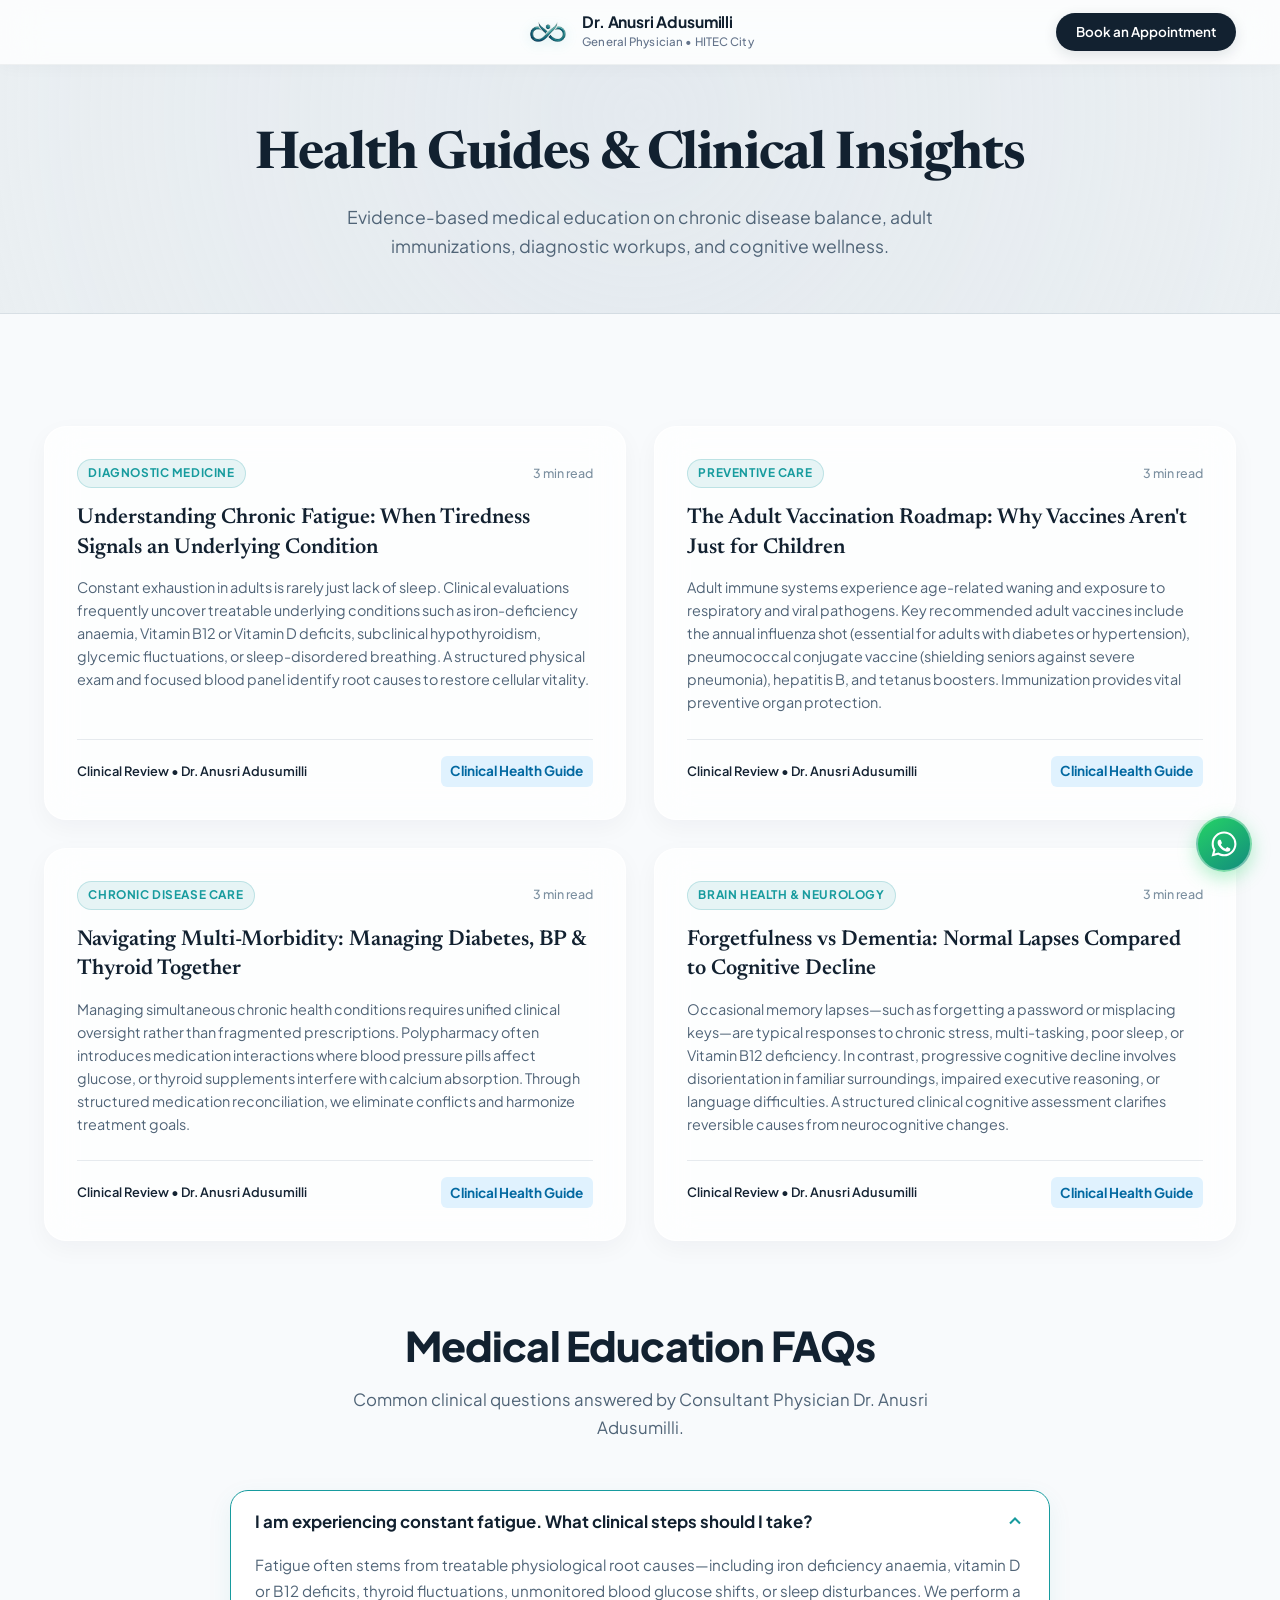
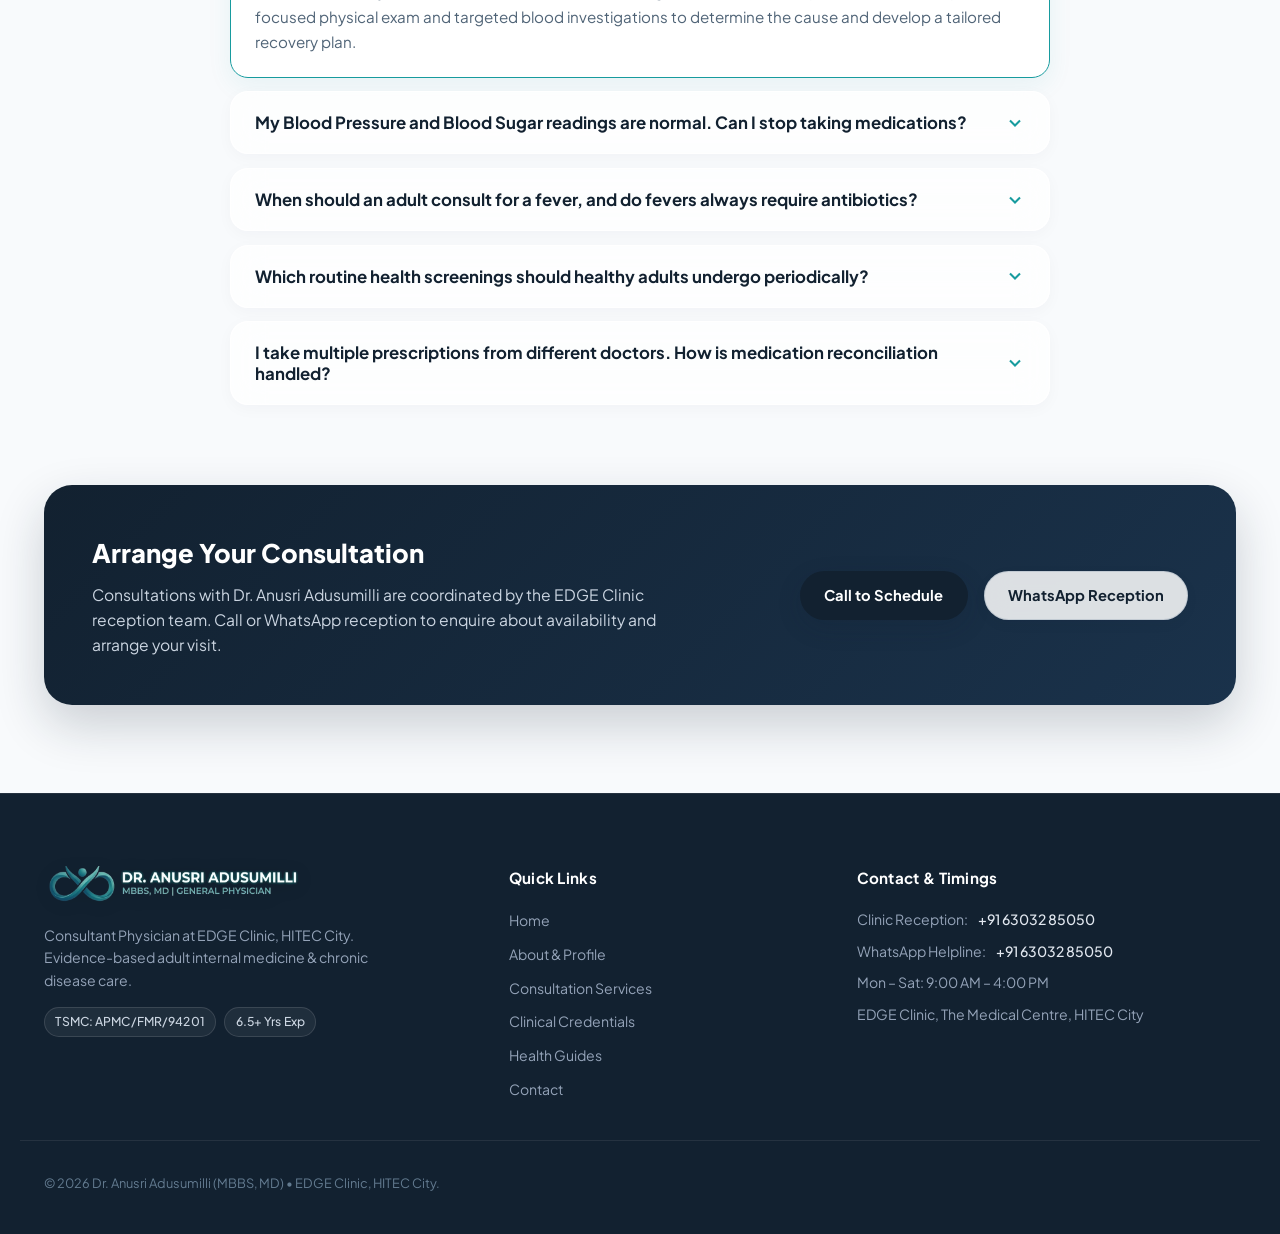
<file: health-guides.html>
<!DOCTYPE html>
<html lang="en">
<head>
  <meta charset="UTF-8">
  <meta name="viewport" content="width=device-width, initial-scale=1.0">
  <title>Health Guides & Clinical Articles | Dr. Anusri Adusumilli | EDGE Clinic</title>
  <meta name="description" content="Physician-reviewed health guides on chronic fatigue, adult vaccines, diabetes and blood pressure management, and cognitive wellness by Dr. Anusri Adusumilli.">
  <link rel="canonical" href="https://www.dranusri.com/health-guides">
  <meta name="theme-color" content="#122130">
  
  <link rel="icon" type="image/png" sizes="32x32" href="./assets/images/favicon-32x32.png">
  <link rel="apple-touch-icon" sizes="180x180" href="./assets/images/apple-touch-icon.png">
  
  <link rel="preconnect" href="https://fonts.googleapis.com">
  <link rel="preconnect" href="https://fonts.gstatic.com" crossorigin>
  <link href="https://fonts.googleapis.com/css2?family=Newsreader:ital,opsz,wght@0,6..72,400;0,6..72,500;0,6..72,600;1,6..72,400&family=Plus+Jakarta+Sans:wght@300;400;500;600;700;800&display=swap" rel="stylesheet">
  
  <link rel="stylesheet" href="styles.css?v=8.0">
</head>
<body class="page-guides">
  <a href="#main-content" class="skip-to-content">Skip to main content</a>

  <!-- HEADER -->
  <header class="site-header" id="header">
    <div class="container nav-container">
      <div class="header-col-left" aria-hidden="true"></div>

      <div class="header-col-center">
        <a href="/" class="brand-logo" aria-label="Dr. Anusri Adusumilli logo">
          <div class="logo-mark emblem-mark">
            <img src="./assets/images/dr-anusri-emblem.png" alt="Dr. Anusri Adusumilli logo" class="brand-emblem-graphic" width="38" height="24">
          </div>
          <div class="logo-text">
            <span class="brand-name">Dr. Anusri Adusumilli</span>
            <span class="brand-tagline">General Physician • HITEC City</span>
          </div>
        </a>
      </div>

      <div class="header-col-right">
        <a href="/contact/" class="btn-header-book" aria-label="Book an Appointment">
          <span class="btn-text-desktop">Book an Appointment</span>
          <span class="btn-text-mobile">Book Now</span>
        </a>
      </div>
    </div>
  </header>

  <main id="main-content">
    <!-- PAGE HERO -->
    <section class="page-header-section">
      <div class="container">
        <h1 class="page-title">Health Guides &amp; Clinical Insights</h1>
        <p class="page-subtitle">Evidence-based medical education on chronic disease balance, adult immunizations, diagnostic workups, and cognitive wellness.</p>
      </div>
    </section>

    <!-- ARTICLES LIBRARY -->
    <section class="page-content-section">
      <div class="container">
        
        <div class="articles-grid">
          <!-- Article 1 -->
          <article class="article-card" id="article-fatigue">
            <span id="fatigue" class="anchor-target"></span>
            <div class="article-badge-row">
              <span class="article-category">Diagnostic Medicine</span>
              <span class="article-read-time">3 min read</span>
            </div>
            <h2 class="article-title">Understanding Chronic Fatigue: When Tiredness Signals an Underlying Condition</h2>
            <p class="article-summary">Constant exhaustion in adults is rarely just lack of sleep. Clinical evaluations frequently uncover treatable underlying conditions such as iron-deficiency anaemia, Vitamin B12 or Vitamin D deficits, subclinical hypothyroidism, glycemic fluctuations, or sleep-disordered breathing. A structured physical exam and focused blood panel identify root causes to restore cellular vitality.</p>
            <div class="article-footer">
              <span class="article-author">Clinical Review • Dr. Anusri Adusumilli</span>
              <span class="badge" style="background:#e0f2fe; color:#0369a1; padding:0.3rem 0.6rem; border-radius:6px; font-weight:700;">Clinical Health Guide</span>
            </div>
          </article>

          <!-- Article 2 -->
          <article class="article-card" id="article-vaccines">
            <span id="vaccination" class="anchor-target"></span>
            <div class="article-badge-row">
              <span class="article-category">Preventive Care</span>
              <span class="article-read-time">3 min read</span>
            </div>
            <h2 class="article-title">The Adult Vaccination Roadmap: Why Vaccines Aren't Just for Children</h2>
            <p class="article-summary">Adult immune systems experience age-related waning and exposure to respiratory and viral pathogens. Key recommended adult vaccines include the annual influenza shot (essential for adults with diabetes or hypertension), pneumococcal conjugate vaccine (shielding seniors against severe pneumonia), hepatitis B, and tetanus boosters. Immunization provides vital preventive organ protection.</p>
            <div class="article-footer">
              <span class="article-author">Clinical Review • Dr. Anusri Adusumilli</span>
              <span class="badge" style="background:#e0f2fe; color:#0369a1; padding:0.3rem 0.6rem; border-radius:6px; font-weight:700;">Clinical Health Guide</span>
            </div>
          </article>

          <!-- Article 3 -->
          <article class="article-card" id="article-multimorbidity">
            <span id="multimorbidity" class="anchor-target"></span>
            <div class="article-badge-row">
              <span class="article-category">Chronic Disease Care</span>
              <span class="article-read-time">3 min read</span>
            </div>
            <h2 class="article-title">Navigating Multi-Morbidity: Managing Diabetes, BP &amp; Thyroid Together</h2>
            <p class="article-summary">Managing simultaneous chronic health conditions requires unified clinical oversight rather than fragmented prescriptions. Polypharmacy often introduces medication interactions where blood pressure pills affect glucose, or thyroid supplements interfere with calcium absorption. Through structured medication reconciliation, we eliminate conflicts and harmonize treatment goals.</p>
            <div class="article-footer">
              <span class="article-author">Clinical Review • Dr. Anusri Adusumilli</span>
              <span class="badge" style="background:#e0f2fe; color:#0369a1; padding:0.3rem 0.6rem; border-radius:6px; font-weight:700;">Clinical Health Guide</span>
            </div>
          </article>

          <!-- Article 4 -->
          <article class="article-card" id="article-dementia">
            <span id="dementia" class="anchor-target"></span>
            <div class="article-badge-row">
              <span class="article-category">Brain Health &amp; Neurology</span>
              <span class="article-read-time">3 min read</span>
            </div>
            <h2 class="article-title">Forgetfulness vs Dementia: Normal Lapses Compared to Cognitive Decline</h2>
            <p class="article-summary">Occasional memory lapses—such as forgetting a password or misplacing keys—are typical responses to chronic stress, multi-tasking, poor sleep, or Vitamin B12 deficiency. In contrast, progressive cognitive decline involves disorientation in familiar surroundings, impaired executive reasoning, or language difficulties. A structured clinical cognitive assessment clarifies reversible causes from neurocognitive changes.</p>
            <div class="article-footer">
              <span class="article-author">Clinical Review • Dr. Anusri Adusumilli</span>
              <span class="badge" style="background:#e0f2fe; color:#0369a1; padding:0.3rem 0.6rem; border-radius:6px; font-weight:700;">Clinical Health Guide</span>
            </div>
          </article>
        </div>

        <!-- MEDICAL EDUCATION Q&A ACCORDION -->
        <div class="guides-faqs-wrapper" id="healthFaqs" style="margin-top: 5rem;">
          <div class="section-header text-center">
            <h2 class="section-heading">Medical Education FAQs</h2>
            <p class="section-subheading">Common clinical questions answered by Consultant Physician Dr. Anusri Adusumilli.</p>
          </div>

          <div class="faqs-accordion-wrapper" id="guidesFaqsList">
            <div class="faq-card open">
              <button type="button" class="faq-trigger" aria-expanded="true">
                <span>I am experiencing constant fatigue. What clinical steps should I take?</span>
                <svg class="faq-chevron" viewBox="0 0 24 24" fill="none" stroke="currentColor" stroke-width="2.5"><polyline points="6 9 12 15 18 9"/></svg>
              </button>
              <div class="faq-content">
                <p>Fatigue often stems from treatable physiological root causes—including iron deficiency anaemia, vitamin D or B12 deficits, thyroid fluctuations, unmonitored blood glucose shifts, or sleep disturbances. We perform a focused physical exam and targeted blood investigations to determine the cause and develop a tailored recovery plan.</p>
              </div>
            </div>

            <div class="faq-card">
              <button type="button" class="faq-trigger" aria-expanded="false">
                <span>My Blood Pressure and Blood Sugar readings are normal. Can I stop taking medications?</span>
                <svg class="faq-chevron" viewBox="0 0 24 24" fill="none" stroke="currentColor" stroke-width="2.5"><polyline points="6 9 12 15 18 9"/></svg>
              </button>
              <div class="faq-content">
                <p>No, prescribed chronic medications should never be stopped abruptly. Normal readings indicate that your current dosage is successfully protecting your kidneys, heart, and brain from vascular strain. Any tapering or dosage adjustment must be done under regular clinical monitoring.</p>
              </div>
            </div>

            <div class="faq-card">
              <button type="button" class="faq-trigger" aria-expanded="false">
                <span>When should an adult consult for a fever, and do fevers always require antibiotics?</span>
                <svg class="faq-chevron" viewBox="0 0 24 24" fill="none" stroke="currentColor" stroke-width="2.5"><polyline points="6 9 12 15 18 9"/></svg>
              </button>
              <div class="faq-content">
                <p>Most acute fevers are viral and resolve within 3 to 5 days with supportive hydration and antipyretics without antibiotics. Antibiotics treat only bacterial infections and are ineffective against viral fevers. Consult us if your fever persists above 101°F for over 48 hours, or is accompanied by breathlessness, severe headache, rash, or persistent vomiting.</p>
              </div>
            </div>

            <div class="faq-card">
              <button type="button" class="faq-trigger" aria-expanded="false">
                <span>Which routine health screenings should healthy adults undergo periodically?</span>
                <svg class="faq-chevron" viewBox="0 0 24 24" fill="none" stroke="currentColor" stroke-width="2.5"><polyline points="6 9 12 15 18 9"/></svg>
              </button>
              <div class="faq-content">
                <p>Healthy adults (18+) should periodically check fasting blood glucose, HbA1c, lipid profile, liver and kidney markers, thyroid (TSH), complete blood count (CBC), and Vitamin D/B12 levels, alongside blood pressure monitoring and recommended adult vaccinations.</p>
              </div>
            </div>

            <div class="faq-card">
              <button type="button" class="faq-trigger" aria-expanded="false">
                <span>I take multiple prescriptions from different doctors. How is medication reconciliation handled?</span>
                <svg class="faq-chevron" viewBox="0 0 24 24" fill="none" stroke="currentColor" stroke-width="2.5"><polyline points="6 9 12 15 18 9"/></svg>
              </button>
              <div class="faq-content">
                <p>Managing multiple conditions often leads to overlapping or conflicting medications. As a Consultant Physician with advanced internal medicine and neurology training, I review all your prescriptions together, identify duplicates, eliminate dangerous interactions, and construct an aligned priority treatment plan.</p>
              </div>
            </div>
          </div>
        </div>

        <!-- BOTTOM ACTION -->
        <div class="plan-visit-banner" style="margin-top: 5rem;">
          <div class="plan-visit-content">
            <h3 class="plan-visit-title">Arrange Your Consultation</h3>
            <p class="plan-visit-desc">Consultations with Dr. Anusri Adusumilli are coordinated by the EDGE Clinic reception team. Call or WhatsApp reception to enquire about availability and arrange your visit.</p>
          </div>
          <div class="plan-visit-actions">
            <a href="tel:+916303285050" class="btn btn-primary">Call to Schedule</a>
            <a href="https://wa.me/916303285050?text=Hello%20EDGE%20Clinic,%20I%20would%20like%20to%20arrange%20a%20consultation%20with%20Dr.%20Anusri%20Adusumilli" target="_blank" rel="noopener noreferrer" class="btn btn-secondary">WhatsApp Reception</a>
          </div>
        </div>

      </div>
    </section>
  </main>

  <!-- FOOTER -->
  <footer class="site-footer">
    <div class="container footer-grid">
      <div class="footer-col brand-col">
        <div class="footer-brand">
          <a href="/" class="footer-brand-logo-link" aria-label="Dr. Anusri Adusumilli Home">
            <img src="./assets/images/dr-anusri-horizontal-dark-tight.png" alt="Dr. Anusri Adusumilli" class="footer-brand-logo-img" width="260">
          </a>
        </div>
        <p class="footer-bio-summary">Consultant Physician at EDGE Clinic, HITEC City. Evidence-based adult internal medicine &amp; chronic disease care.</p>
        <div class="footer-badges-row">
          <span class="footer-pill">TSMC: APMC/FMR/94201</span>
          <span class="footer-pill">6.5+ Yrs Exp</span>
        </div>
      </div>

      <div class="footer-col links-col">
        <h4 class="footer-heading">Quick Links</h4>
        <ul class="footer-links">
          <li><a href="/">Home</a></li>
          <li><a href="/about">About &amp; Profile</a></li>
          <li><a href="/services">Consultation Services</a></li>
          <li><a href="/credentials">Clinical Credentials</a></li>
          <li><a href="/health-guides">Health Guides</a></li>
          <li><a href="/contact/">Contact</a></li>
        </ul>
      </div>

      <div class="footer-col contact-col">
        <h4 class="footer-heading">Contact &amp; Timings</h4>
        <ul class="footer-contact-list">
          <li>Clinic Reception: <a href="tel:+916303285050">+91 63032 85050</a></li>
          <li>WhatsApp Helpline: <a href="https://wa.me/916303285050" target="_blank" rel="noopener noreferrer">+91 63032 85050</a></li>
          <li>Mon – Sat: 9:00 AM – 4:00 PM</li>
          <li>EDGE Clinic, The Medical Centre, HITEC City</li>
        </ul>
      </div>
    </div>

    <div class="container footer-bottom">
      <div class="copyright-text">© 2026 Dr. Anusri Adusumilli (MBBS, MD) • EDGE Clinic, HITEC City.</div>
    </div>
  </footer>

  <!-- Fixed Mobile Contact Bar (Single persistent mobile contact interface) -->
  <div class="mobile-sticky-dock" id="mobileStickyDock" aria-label="Quick Action">
    <a href="/contact/" class="dock-btn dock-consult-btn" aria-label="Consult Now">
      <span>Consult Now</span>
    </a>
  </div>

  <!-- FLOATING WHATSAPP CHAT WIDGET -->
  <aside class="floating-whatsapp-wrapper" aria-label="WhatsApp Consultation Helpline">
    <a href="https://wa.me/916303285050?text=Hello%20EDGE%20Clinic,%20I%20would%20like%20to%20arrange%20a%20consultation%20with%20Dr.%20Anusri%20Adusumilli" 
       target="_blank" 
       rel="noopener noreferrer" 
       class="floating-whatsapp-btn" 
       id="globalFloatingWhatsapp"
       title="Chat with EDGE Clinic Reception on WhatsApp"
       aria-label="Chat with EDGE Clinic Reception on WhatsApp">
      <div class="whatsapp-btn-circle">
        <svg width="30" height="30" viewBox="0 0 24 24" fill="#ffffff" aria-hidden="true">
          <path d="M12.04 2c-5.46 0-9.91 4.45-9.91 9.91 0 1.75.46 3.45 1.32 4.95L2.05 22l5.25-1.38c1.45.79 3.08 1.21 4.74 1.21 5.46 0 9.91-4.45 9.91-9.91 0-2.65-1.03-5.14-2.9-7.01A9.816 9.816 0 0 0 12.04 2m.01 1.67c2.2 0 4.26.86 5.82 2.42a8.225 8.225 0 0 1 2.41 5.83c0 4.54-3.7 8.24-8.24 8.24-1.48 0-2.93-.4-4.2-1.15l-.3-.18-3.12.82.83-3.04-.2-.32a8.196 8.196 0 0 1-1.26-4.38c0-4.54 3.7-8.24 8.24-8.24m4.52 11.64c-.25-.13-1.47-.72-1.7-.81-.23-.08-.39-.13-.56.13-.17.25-.64.81-.79.97-.14.17-.29.19-.54.06-.25-.13-1.06-.39-2.02-1.24-.75-.67-1.26-1.5-1.41-1.75-.15-.25-.02-.39.11-.51.11-.11.25-.29.37-.44.12-.14.17-.25.25-.42.08-.17.04-.31-.02-.44-.06-.13-.56-1.35-.77-1.85-.2-.49-.41-.42-.56-.43h-.48c-.17 0-.44.06-.67.31-.23.25-.88.86-.88 2.1 0 1.24.9 2.44 1.03 2.61.13.17 1.78 2.71 4.3 3.8 2.53 1.09 2.53.73 2.99.69.45-.05 1.47-.6 1.68-1.18.21-.59.21-1.09.15-1.19-.06-.1-.23-.17-.48-.29z"/>
        </svg>
      </div>
      <div class="whatsapp-label-pill">
        <span class="whatsapp-online-dot"></span>
        <span class="whatsapp-label-text">WhatsApp Reception</span>
      </div>
    </a>
  </aside>

  <script src="assets/vendor/gsap.min.js"></script>
  <script src="assets/vendor/ScrollTrigger.min.js"></script>
  <script src="config.js?v=8.0"></script>
  <script src="app.js?v=8.0"></script>
</body>
</html>
</file>
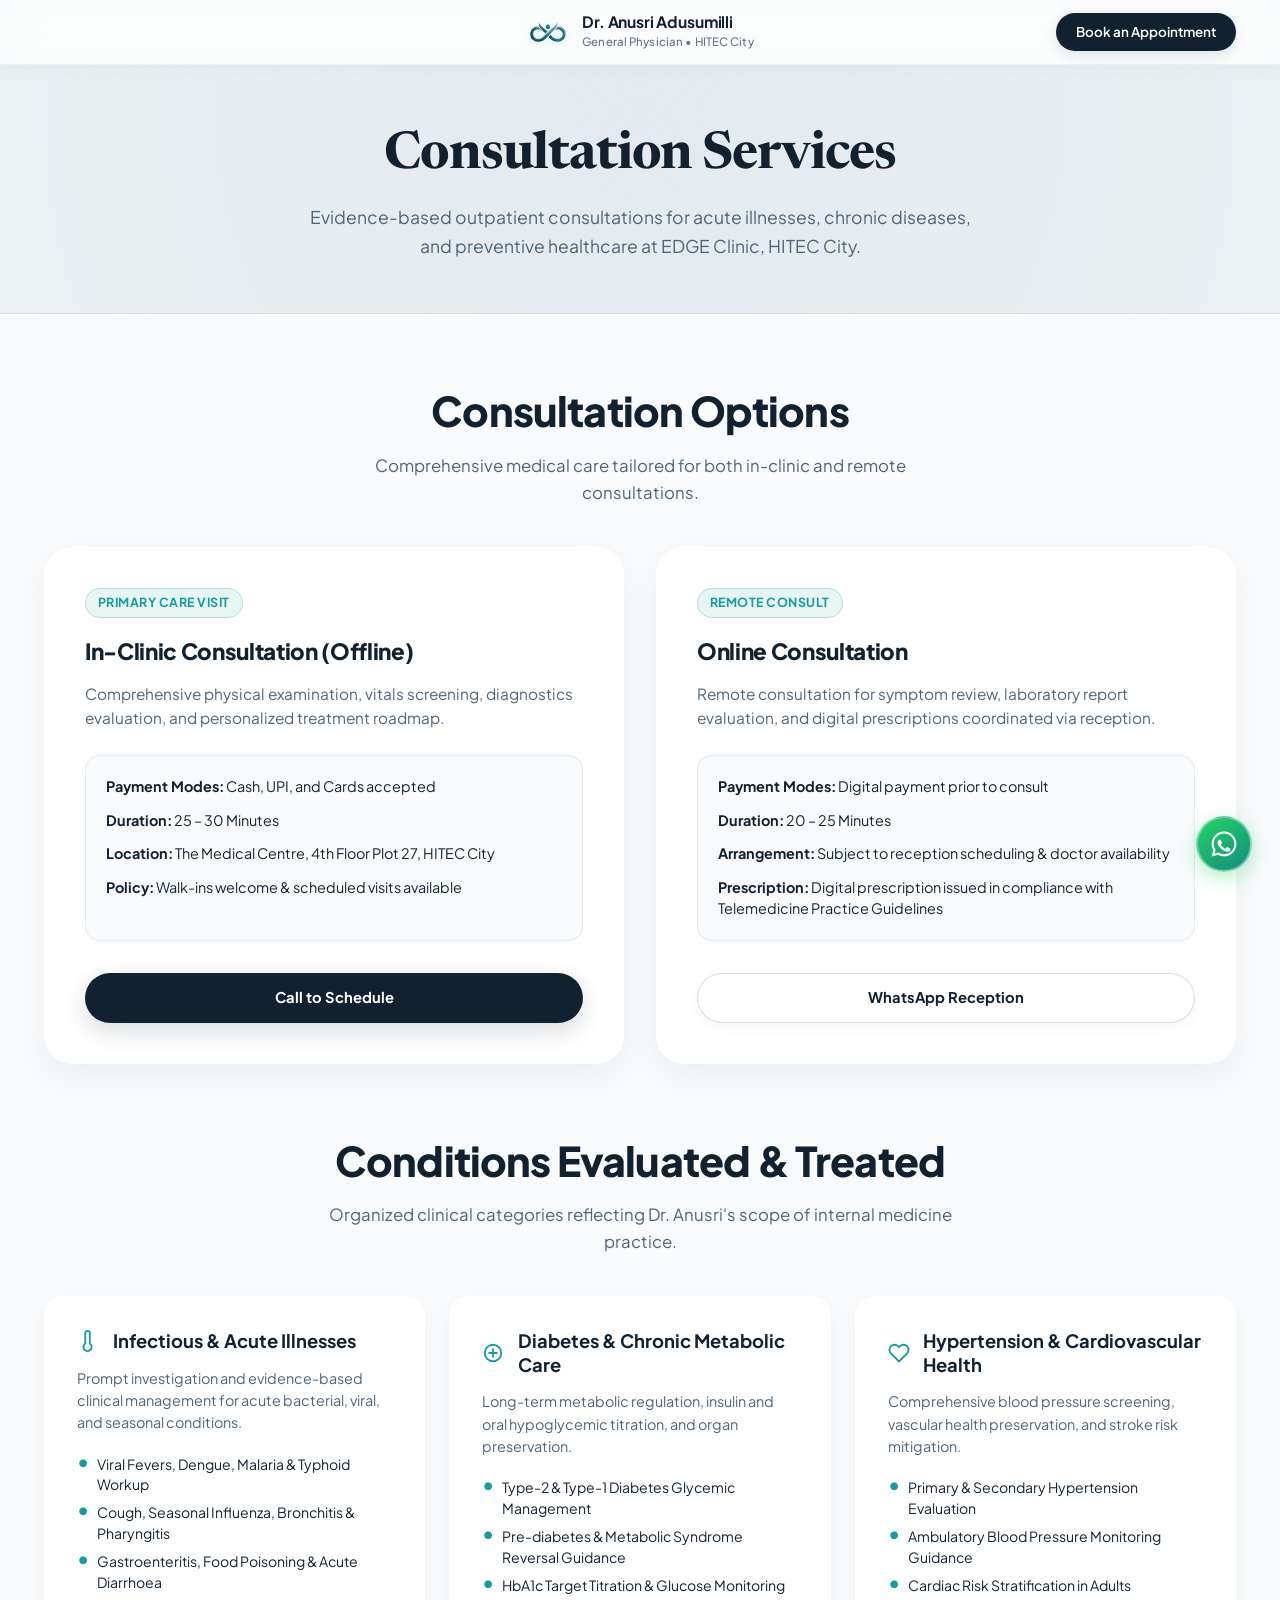
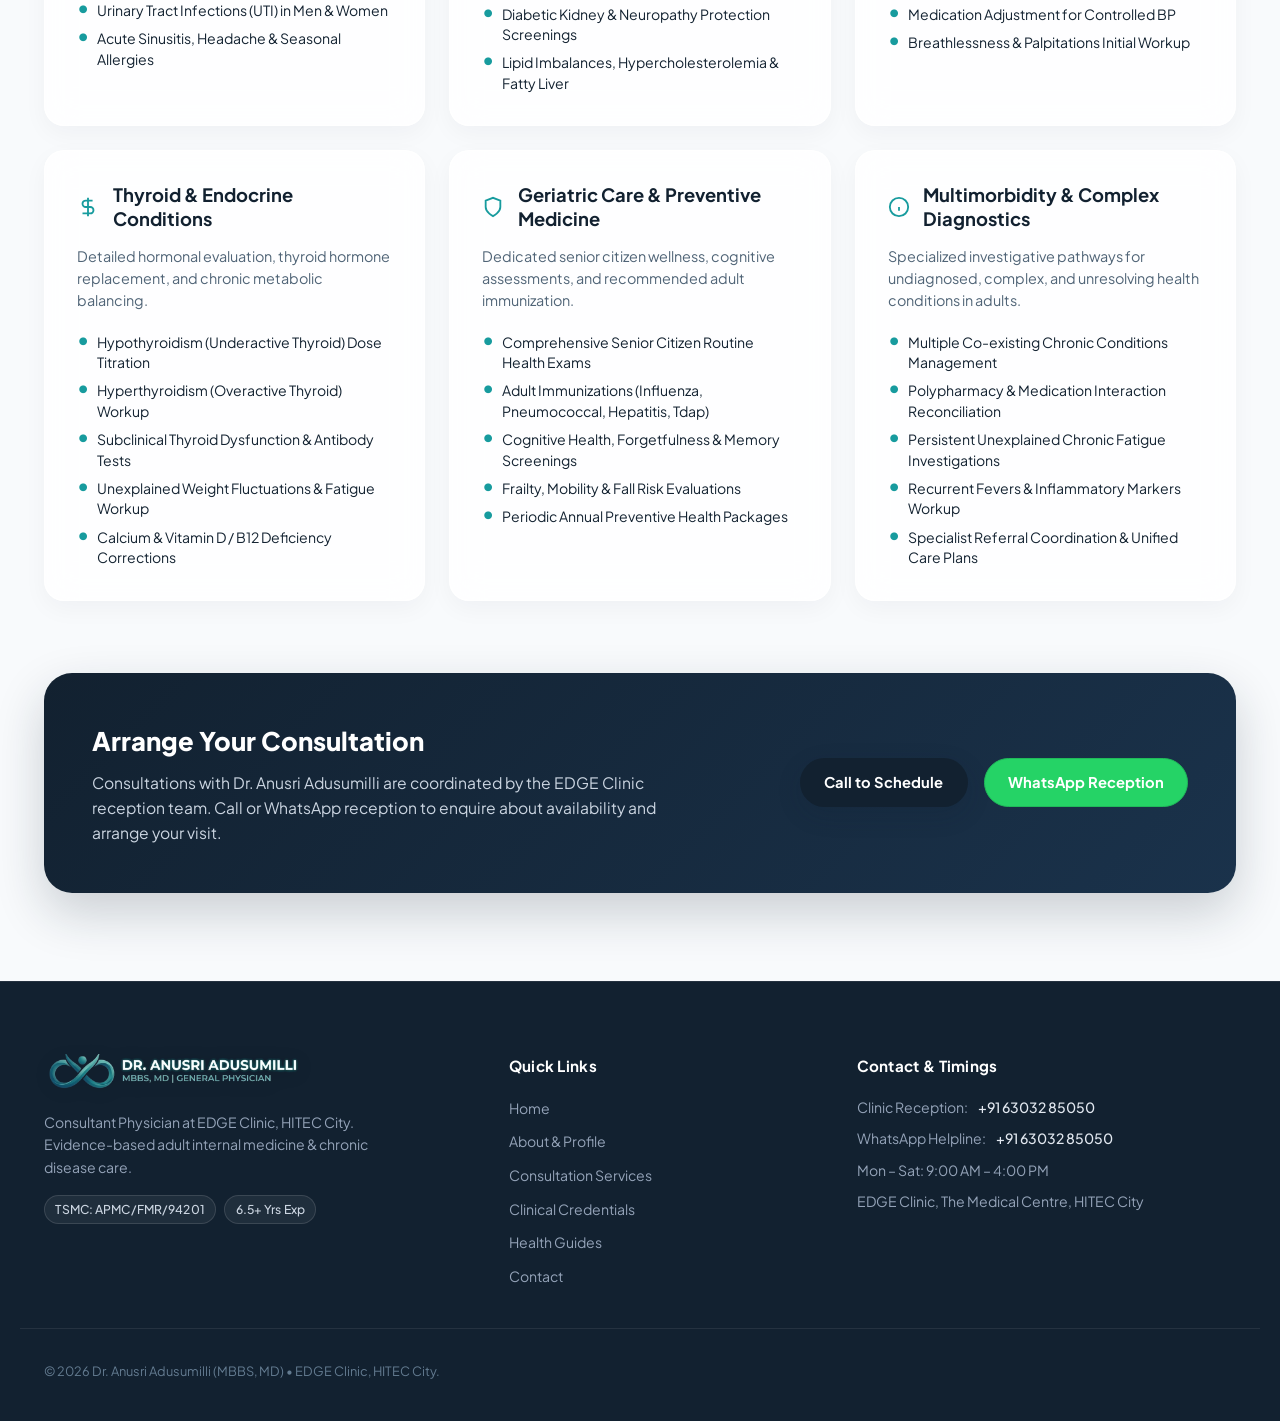
<file: services.html>
<!DOCTYPE html>
<html lang="en">
<head>
  <meta charset="UTF-8">
  <meta name="viewport" content="width=device-width, initial-scale=1.0">
  <title>Consultation Services & Conditions | Dr. Anusri Adusumilli | EDGE Clinic</title>
  <meta name="description" content="In-clinic and online consultation services by Dr. Anusri Adusumilli, General Physician at EDGE Clinic, HITEC City. Diabetes, BP, fevers, thyroid, and geriatric care.">
  <link rel="canonical" href="https://www.dranusri.com/services">
  <meta name="theme-color" content="#122130">
  
  <link rel="icon" type="image/png" sizes="32x32" href="./assets/images/favicon-32x32.png">
  <link rel="apple-touch-icon" sizes="180x180" href="./assets/images/apple-touch-icon.png">
  
  <link rel="preconnect" href="https://fonts.googleapis.com">
  <link rel="preconnect" href="https://fonts.gstatic.com" crossorigin>
  <link href="https://fonts.googleapis.com/css2?family=Newsreader:ital,opsz,wght@0,6..72,400;0,6..72,500;0,6..72,600;1,6..72,400&family=Plus+Jakarta+Sans:wght@300;400;500;600;700;800&display=swap" rel="stylesheet">
  
  <link rel="stylesheet" href="styles.css?v=8.0">
</head>
<body class="page-services">
  <a href="#main-content" class="skip-to-content">Skip to main content</a>

  <!-- HEADER -->
  <header class="site-header" id="header">
    <div class="container nav-container">
      <div class="header-col-left" aria-hidden="true"></div>

      <div class="header-col-center">
        <a href="/" class="brand-logo" aria-label="Dr. Anusri Adusumilli logo">
          <div class="logo-mark emblem-mark">
            <img src="./assets/images/dr-anusri-emblem.png" alt="Dr. Anusri Adusumilli logo" class="brand-emblem-graphic" width="38" height="24">
          </div>
          <div class="logo-text">
            <span class="brand-name">Dr. Anusri Adusumilli</span>
            <span class="brand-tagline">General Physician • HITEC City</span>
          </div>
        </a>
      </div>

      <div class="header-col-right">
        <a href="/contact/" class="btn-header-book" aria-label="Book an Appointment">
          <span class="btn-text-desktop">Book an Appointment</span>
          <span class="btn-text-mobile">Book Now</span>
        </a>
      </div>
    </div>
  </header>

  <main id="main-content">
    <!-- PAGE HERO -->
    <section class="page-header-section">
      <div class="container">
        <h1 class="page-title">Consultation Services</h1>
        <p class="page-subtitle">Evidence-based outpatient consultations for acute illnesses, chronic diseases, and preventive healthcare at EDGE Clinic, HITEC City.</p>
      </div>
    </section>

    <!-- CONSULTATION OPTIONS -->
    <section class="page-content-section">
      <div class="container">
        <div class="section-header text-center">
          <h2 class="section-heading">Consultation Options</h2>
          <p class="section-subheading">Comprehensive medical care tailored for both in-clinic and remote consultations.</p>
        </div>

        <div class="services-options-grid">
          <div class="service-option-card">
            <div class="option-badge">Primary Care Visit</div>
            <h3 class="option-title">In-Clinic Consultation (Offline)</h3>
            <p class="option-lead">Comprehensive physical examination, vitals screening, diagnostics evaluation, and personalized treatment roadmap.</p>
            <div class="option-details-list">
              <div><strong>Payment Modes:</strong> Cash, UPI, and Cards accepted</div>
              <div><strong>Duration:</strong> 25 – 30 Minutes</div>
              <div><strong>Location:</strong> The Medical Centre, 4th Floor Plot 27, HITEC City</div>
              <div><strong>Policy:</strong> Walk-ins welcome &amp; scheduled visits available</div>
            </div>
            <a href="tel:+916303285050" class="btn btn-primary btn-block">Call to Schedule</a>
          </div>

          <div class="service-option-card">
            <div class="option-badge">Remote Consult</div>
            <h3 class="option-title">Online Consultation</h3>
            <p class="option-lead">Remote consultation for symptom review, laboratory report evaluation, and digital prescriptions coordinated via reception.</p>
            <div class="option-details-list">
              <div><strong>Payment Modes:</strong> Digital payment prior to consult</div>
              <div><strong>Duration:</strong> 20 – 25 Minutes</div>
              <div><strong>Arrangement:</strong> Subject to reception scheduling &amp; doctor availability</div>
              <div><strong>Prescription:</strong> Digital prescription issued in compliance with Telemedicine Practice Guidelines</div>
            </div>
            <a href="https://wa.me/916303285050?text=Hello%20EDGE%20Clinic,%20I%20would%20like%20to%20arrange%20a%20consultation%20with%20Dr.%20Anusri%20Adusumilli" target="_blank" rel="noopener noreferrer" class="btn btn-secondary btn-block">WhatsApp Reception</a>
          </div>
        </div>

        <!-- FULL CLINICAL CONDITIONS CATEGORIES -->
        <div class="conditions-full-wrapper" style="margin-top: 4.5rem;">
          <div class="section-header text-center">
            <h2 class="section-heading">Conditions Evaluated &amp; Treated</h2>
            <p class="section-subheading">Organized clinical categories reflecting Dr. Anusri's scope of internal medicine practice.</p>
          </div>

          <div class="conditions-full-grid">
            
            <div class="condition-category-card" id="fever-illnesses">
              <div class="cat-header">
                <svg width="22" height="22" viewBox="0 0 24 24" fill="none" stroke="currentColor" stroke-width="2"><path d="M14 14.76V3.5a2.5 2.5 0 0 0-5 0v11.26a4.5 4.5 0 1 0 5 0z"/></svg>
                <h3>Infectious &amp; Acute Illnesses</h3>
              </div>
              <p class="cat-desc">Prompt investigation and evidence-based clinical management for acute bacterial, viral, and seasonal conditions.</p>
              <ul class="cat-items-list">
                <li>Viral Fevers, Dengue, Malaria &amp; Typhoid Workup</li>
                <li>Cough, Seasonal Influenza, Bronchitis &amp; Pharyngitis</li>
                <li>Gastroenteritis, Food Poisoning &amp; Acute Diarrhoea</li>
                <li>Urinary Tract Infections (UTI) in Men &amp; Women</li>
                <li>Acute Sinusitis, Headache &amp; Seasonal Allergies</li>
              </ul>
            </div>

            <div class="condition-category-card" id="diabetes-metabolic">
              <div class="cat-header">
                <svg width="22" height="22" viewBox="0 0 24 24" fill="none" stroke="currentColor" stroke-width="2"><circle cx="12" cy="12" r="9"/><path d="M12 7v10M7 12h10"/></svg>
                <h3>Diabetes &amp; Chronic Metabolic Care</h3>
              </div>
              <p class="cat-desc">Long-term metabolic regulation, insulin and oral hypoglycemic titration, and organ preservation.</p>
              <ul class="cat-items-list">
                <li>Type-2 &amp; Type-1 Diabetes Glycemic Management</li>
                <li>Pre-diabetes &amp; Metabolic Syndrome Reversal Guidance</li>
                <li>HbA1c Target Titration &amp; Glucose Monitoring</li>
                <li>Diabetic Kidney &amp; Neuropathy Protection Screenings</li>
                <li>Lipid Imbalances, Hypercholesterolemia &amp; Fatty Liver</li>
              </ul>
            </div>

            <div class="condition-category-card" id="hypertension-cardio">
              <div class="cat-header">
                <svg width="22" height="22" viewBox="0 0 24 24" fill="none" stroke="currentColor" stroke-width="2"><path d="M20.84 4.61a5.5 5.5 0 0 0-7.78 0L12 5.67l-1.06-1.06a5.5 5.5 0 0 0-7.78 7.78l1.06 1.06L12 21.23l7.78-7.78 1.06-1.06a5.5 5.5 0 0 0 0-7.78z"/></svg>
                <h3>Hypertension &amp; Cardiovascular Health</h3>
              </div>
              <p class="cat-desc">Comprehensive blood pressure screening, vascular health preservation, and stroke risk mitigation.</p>
              <ul class="cat-items-list">
                <li>Primary &amp; Secondary Hypertension Evaluation</li>
                <li>Ambulatory Blood Pressure Monitoring Guidance</li>
                <li>Cardiac Risk Stratification in Adults</li>
                <li>Medication Adjustment for Controlled BP</li>
                <li>Breathlessness &amp; Palpitations Initial Workup</li>
              </ul>
            </div>

            <div class="condition-category-card" id="thyroid-metabolic">
              <div class="cat-header">
                <svg width="22" height="22" viewBox="0 0 24 24" fill="none" stroke="currentColor" stroke-width="2"><path d="M12 2v20M17 5H9.5a3.5 3.5 0 0 0 0 7h5a3.5 3.5 0 0 1 0 7H6"/></svg>
                <h3>Thyroid &amp; Endocrine Conditions</h3>
              </div>
              <p class="cat-desc">Detailed hormonal evaluation, thyroid hormone replacement, and chronic metabolic balancing.</p>
              <ul class="cat-items-list">
                <li>Hypothyroidism (Underactive Thyroid) Dose Titration</li>
                <li>Hyperthyroidism (Overactive Thyroid) Workup</li>
                <li>Subclinical Thyroid Dysfunction &amp; Antibody Tests</li>
                <li>Unexplained Weight Fluctuations &amp; Fatigue Workup</li>
                <li>Calcium &amp; Vitamin D / B12 Deficiency Corrections</li>
              </ul>
            </div>

            <div class="condition-category-card" id="geriatric-prevention">
              <div class="cat-header">
                <svg width="22" height="22" viewBox="0 0 24 24" fill="none" stroke="currentColor" stroke-width="2"><path d="M12 22s8-4 8-10V5l-8-3-8 3v7c0 6 8 10 8 10z"/></svg>
                <h3>Geriatric Care &amp; Preventive Medicine</h3>
              </div>
              <p class="cat-desc">Dedicated senior citizen wellness, cognitive assessments, and recommended adult immunization.</p>
              <ul class="cat-items-list">
                <li>Comprehensive Senior Citizen Routine Health Exams</li>
                <li>Adult Immunizations (Influenza, Pneumococcal, Hepatitis, Tdap)</li>
                <li>Cognitive Health, Forgetfulness &amp; Memory Screenings</li>
                <li>Frailty, Mobility &amp; Fall Risk Evaluations</li>
                <li>Periodic Annual Preventive Health Packages</li>
              </ul>
            </div>

            <div class="condition-category-card" id="complex-diagnostics">
              <div class="cat-header">
                <svg width="22" height="22" viewBox="0 0 24 24" fill="none" stroke="currentColor" stroke-width="2"><circle cx="12" cy="12" r="10"/><line x1="12" y1="16" x2="12" y2="12"/><line x1="12" y1="8" x2="12.01" y2="8"/></svg>
                <h3>Multimorbidity &amp; Complex Diagnostics</h3>
              </div>
              <p class="cat-desc">Specialized investigative pathways for undiagnosed, complex, and unresolving health conditions in adults.</p>
              <ul class="cat-items-list">
                <li>Multiple Co-existing Chronic Conditions Management</li>
                <li>Polypharmacy &amp; Medication Interaction Reconciliation</li>
                <li>Persistent Unexplained Chronic Fatigue Investigations</li>
                <li>Recurrent Fevers &amp; Inflammatory Markers Workup</li>
                <li>Specialist Referral Coordination &amp; Unified Care Plans</li>
              </ul>
            </div>

          </div>
        </div>

        <!-- RECEPTION CALLOUT -->
        <div class="plan-visit-banner" style="margin-top: 4.5rem;">
          <div class="plan-visit-content">
            <h3 class="plan-visit-title">Arrange Your Consultation</h3>
            <p class="plan-visit-desc">Consultations with Dr. Anusri Adusumilli are coordinated by the EDGE Clinic reception team. Call or WhatsApp reception to enquire about availability and arrange your visit.</p>
          </div>
          <div class="plan-visit-actions">
            <a href="tel:+916303285050" class="btn btn-primary">Call to Schedule</a>
            <a href="https://wa.me/916303285050?text=Hello%20EDGE%20Clinic,%20I%20would%20like%20to%20arrange%20a%20consultation%20with%20Dr.%20Anusri%20Adusumilli" target="_blank" rel="noopener noreferrer" class="btn btn-whatsapp-direct">WhatsApp Reception</a>
          </div>
        </div>

      </div>
    </section>
  </main>

  <!-- FOOTER -->
  <footer class="site-footer">
    <div class="container footer-grid">
      <div class="footer-col brand-col">
        <div class="footer-brand">
          <a href="/" class="footer-brand-logo-link" aria-label="Dr. Anusri Adusumilli Home">
            <img src="./assets/images/dr-anusri-horizontal-dark-tight.png" alt="Dr. Anusri Adusumilli" class="footer-brand-logo-img" width="260">
          </a>
        </div>
        <p class="footer-bio-summary">Consultant Physician at EDGE Clinic, HITEC City. Evidence-based adult internal medicine &amp; chronic disease care.</p>
        <div class="footer-badges-row">
          <span class="footer-pill">TSMC: APMC/FMR/94201</span>
          <span class="footer-pill">6.5+ Yrs Exp</span>
        </div>
      </div>

      <div class="footer-col links-col">
        <h4 class="footer-heading">Quick Links</h4>
        <ul class="footer-links">
          <li><a href="/">Home</a></li>
          <li><a href="/about">About &amp; Profile</a></li>
          <li><a href="/services">Consultation Services</a></li>
          <li><a href="/credentials">Clinical Credentials</a></li>
          <li><a href="/health-guides">Health Guides</a></li>
          <li><a href="/contact/">Contact</a></li>
        </ul>
      </div>

      <div class="footer-col contact-col">
        <h4 class="footer-heading">Contact &amp; Timings</h4>
        <ul class="footer-contact-list">
          <li>Clinic Reception: <a href="tel:+916303285050">+91 63032 85050</a></li>
          <li>WhatsApp Helpline: <a href="https://wa.me/916303285050" target="_blank" rel="noopener noreferrer">+91 63032 85050</a></li>
          <li>Mon – Sat: 9:00 AM – 4:00 PM</li>
          <li>EDGE Clinic, The Medical Centre, HITEC City</li>
        </ul>
      </div>
    </div>

    <div class="container footer-bottom">
      <div class="copyright-text">© 2026 Dr. Anusri Adusumilli (MBBS, MD) • EDGE Clinic, HITEC City.</div>
    </div>
  </footer>

  <!-- Fixed Mobile Contact Bar (Single persistent mobile contact interface) -->
  <div class="mobile-sticky-dock" id="mobileStickyDock" aria-label="Quick Action">
    <a href="/contact/" class="dock-btn dock-consult-btn" aria-label="Consult Now">
      <span>Consult Now</span>
    </a>
  </div>

  <!-- FLOATING WHATSAPP CHAT WIDGET -->
  <aside class="floating-whatsapp-wrapper" aria-label="WhatsApp Consultation Helpline">
    <a href="https://wa.me/916303285050?text=Hello%20EDGE%20Clinic,%20I%20would%20like%20to%20arrange%20a%20consultation%20with%20Dr.%20Anusri%20Adusumilli" 
       target="_blank" 
       rel="noopener noreferrer" 
       class="floating-whatsapp-btn" 
       id="globalFloatingWhatsapp"
       title="Chat with EDGE Clinic Reception on WhatsApp"
       aria-label="Chat with EDGE Clinic Reception on WhatsApp">
      <div class="whatsapp-btn-circle">
        <svg width="30" height="30" viewBox="0 0 24 24" fill="#ffffff" aria-hidden="true">
          <path d="M12.04 2c-5.46 0-9.91 4.45-9.91 9.91 0 1.75.46 3.45 1.32 4.95L2.05 22l5.25-1.38c1.45.79 3.08 1.21 4.74 1.21 5.46 0 9.91-4.45 9.91-9.91 0-2.65-1.03-5.14-2.9-7.01A9.816 9.816 0 0 0 12.04 2m.01 1.67c2.2 0 4.26.86 5.82 2.42a8.225 8.225 0 0 1 2.41 5.83c0 4.54-3.7 8.24-8.24 8.24-1.48 0-2.93-.4-4.2-1.15l-.3-.18-3.12.82.83-3.04-.2-.32a8.196 8.196 0 0 1-1.26-4.38c0-4.54 3.7-8.24 8.24-8.24m4.52 11.64c-.25-.13-1.47-.72-1.7-.81-.23-.08-.39-.13-.56.13-.17.25-.64.81-.79.97-.14.17-.29.19-.54.06-.25-.13-1.06-.39-2.02-1.24-.75-.67-1.26-1.5-1.41-1.75-.15-.25-.02-.39.11-.51.11-.11.25-.29.37-.44.12-.14.17-.25.25-.42.08-.17.04-.31-.02-.44-.06-.13-.56-1.35-.77-1.85-.2-.49-.41-.42-.56-.43h-.48c-.17 0-.44.06-.67.31-.23.25-.88.86-.88 2.1 0 1.24.9 2.44 1.03 2.61.13.17 1.78 2.71 4.3 3.8 2.53 1.09 2.53.73 2.99.69.45-.05 1.47-.6 1.68-1.18.21-.59.21-1.09.15-1.19-.06-.1-.23-.17-.48-.29z"/>
        </svg>
      </div>
      <div class="whatsapp-label-pill">
        <span class="whatsapp-online-dot"></span>
        <span class="whatsapp-label-text">WhatsApp Reception</span>
      </div>
    </a>
  </aside>

  <script src="assets/vendor/gsap.min.js"></script>
  <script src="assets/vendor/ScrollTrigger.min.js"></script>
  <script src="config.js?v=8.0"></script>
  <script src="app.js?v=8.0"></script>
</body>
</html>
</file>
<file: styles.css>
/* ==========================================================================
   DR. ANUSRI ADUSUMALLI - CLINICAL WEB DESIGN SYSTEM & STYLESHEET
   Aesthetic: Minimalist, Calming Medical Editorial, Modern Glass & Warm Sage
   ========================================================================== */

:root {
  /* Medera Global Color System (Cool Architectural Slate + Clinical Cyan) */
  --color-primary: #122130;
  --color-primary-hover: #1b2f42;
  --color-primary-light: #253e54;
  --color-primary-soft: rgba(23, 155, 158, 0.08);
  
  --color-accent: #179b9e;
  --color-accent-hover: #138386;
  --color-accent-cyan: #42b9cf;
  --color-accent-gold: #c29b38;
  --color-accent-amber: #e67e22;
  --color-whatsapp: #25d366;
  
  --color-bg: #eaeff2;
  --color-bg-alt: #e2e8ee;
  --color-bg-subtle: #d5dce2;
  --color-surface: rgba(255, 255, 255, 0.72);
  --color-surface-hover: rgba(255, 255, 255, 0.9);
  --color-surface-solid: #ffffff;
  
  --color-text: #142332;
  --color-text-muted: #506477;
  --color-text-subtle: #7b8f9f;
  
  --color-border: rgba(160, 175, 188, 0.35);
  --color-border-focus: #179b9e;
  
  /* Elevation & Shadows - Soft Studio Slate */
  --shadow-sm: 0 2px 8px rgba(18, 33, 48, 0.04);
  --shadow-md: 0 8px 24px rgba(18, 33, 48, 0.06);
  --shadow-lg: 0 20px 48px rgba(18, 33, 48, 0.09);
  --shadow-glow: 0 0 24px rgba(23, 155, 158, 0.2);
  --shadow-glass: 0 16px 40px rgba(18, 33, 48, 0.07);

  /* Typography */
  --font-sans: 'Plus Jakarta Sans', -apple-system, BlinkMacSystemFont, 'Segoe UI', Roboto, sans-serif;
  --font-serif: 'Newsreader', Georgia, serif;
  
  /* Radii */
  --radius-sm: 8px;
  --radius-md: 14px;
  --radius-lg: 20px;
  --radius-xl: 28px;
  --radius-pill: 9999px;

  /* Soft, Velvety Transition Tokens */
  --transition-fast: 0.28s cubic-bezier(0.25, 1, 0.5, 1);
  --transition-normal: 0.45s cubic-bezier(0.25, 1, 0.5, 1);
  --transition-soft: 0.65s cubic-bezier(0.16, 1, 0.3, 1);

  /* EDGE Clinic V7 — Award-Calibre Cinematic Motion Tokens */
  --ease-spring: cubic-bezier(0.16, 1, 0.3, 1);
  --ease-cinematic: cubic-bezier(0.22, 1, 0.36, 1);
  --ease-soft: cubic-bezier(0.25, 0.1, 0.25, 1);
  --ease-magnetic: cubic-bezier(0.23, 1, 0.32, 1);
  --ease-out-expo: cubic-bezier(0.19, 1, 0.22, 1);

  --dur-micro: 0.18s;
  --dur-fast: 0.32s;
  --dur-base: 0.55s;
  --dur-cinematic: 0.85s;
  --dur-lux: 1.2s;

  --stagger-sm: 0.06s;
  --stagger-md: 0.12s;
  --stagger-lg: 0.18s;
}

/* --------------------------------------------------------------------------
   Reset & Global Base
   -------------------------------------------------------------------------- */
*, *::before, *::after {
  box-sizing: border-box;
  margin: 0;
  padding: 0;
}

html {
  font-size: 16px;
  scroll-behavior: smooth;
  scroll-padding-top: 110px;
  text-rendering: optimizeLegibility;
  -webkit-font-smoothing: antialiased;
}

body {
  font-family: var(--font-sans);
  font-size: 16px;
  background-color: var(--color-bg);
  color: var(--color-text);
  line-height: 1.6;
  overflow-x: hidden;
}

img {
  max-width: 100%;
  height: auto;
  display: block;
}

a {
  color: inherit;
  text-decoration: none;
  transition: color var(--transition-fast);
}

button, input, select, textarea {
  font-family: inherit;
  font-size: inherit;
}

button {
  cursor: pointer;
  border: none;
  background: none;
}

/* --------------------------------------------------------------------------
   Accessibility (WCAG 2.2 AA SC 2.4.1 Bypass Blocks & SC 2.4.7 Focus Visible)
   -------------------------------------------------------------------------- */
.skip-to-content {
  position: absolute;
  top: -9999px;
  left: 20px;
  background: var(--color-primary, #122130);
  color: #ffffff;
  padding: 12px 24px;
  font-weight: 700;
  font-size: 0.95rem;
  z-index: 999999;
  border-radius: 0 0 var(--radius-sm, 8px) var(--radius-sm, 8px);
  text-decoration: none;
  box-shadow: 0 6px 20px rgba(0, 0, 0, 0.3);
  transition: top 0.15s ease;
}

.skip-to-content:focus {
  top: 0;
  outline: 3px solid var(--color-accent, #179b9e);
  outline-offset: 2px;
}

:focus-visible {
  outline: 2px solid var(--color-accent, #179b9e);
  outline-offset: 2px;
}

/* --------------------------------------------------------------------------
   Container & Typography Utilities
   -------------------------------------------------------------------------- */
.container {
  width: 100%;
  max-width: 1240px;
  margin-inline: auto;
  padding-inline: 1.5rem;
}

.serif-accent {
  font-family: var(--font-serif);
  font-weight: 500;
  font-style: italic;
  color: var(--color-accent);
}

.section-heading {
  font-size: clamp(1.85rem, 3.2vw, 2.65rem);
  font-weight: 800;
  line-height: 1.2;
  color: var(--color-primary);
  margin-bottom: 1rem;
  letter-spacing: -0.02em;
}

.section-subheading {
  font-size: 1.05rem;
  color: var(--color-text-muted);
  max-width: 640px;
  line-height: 1.65;
}

.text-center {
  text-align: center;
}
.text-center .section-subheading,
.section-subheading.text-center {
  margin-inline: auto;
}
.section-header {
  margin-bottom: 2.5rem;
}
.section-header.text-center {
  text-align: center;
}
.section-header.text-center .section-subheading {
  margin-inline: auto;
}

/* --------------------------------------------------------------------------
   Buttons & UI Elements
   -------------------------------------------------------------------------- */

.btn {
  display: inline-flex;
  align-items: center;
  justify-content: center;
  gap: 0.5rem;
  font-weight: 700;
  font-size: 0.92rem;
  min-height: 48px;
  padding: 0.75rem 1.45rem;
  border-radius: var(--radius-pill);
  transition: transform 0.22s cubic-bezier(0.16, 1, 0.3, 1), 
              box-shadow 0.22s cubic-bezier(0.16, 1, 0.3, 1), 
              background-color 0.2s ease, 
              border-color 0.2s ease, 
              color 0.2s ease;
  text-decoration: none;
  white-space: nowrap;
  box-sizing: border-box;
  cursor: pointer;
}

.btn:active {
  transform: translateY(1px) scale(0.985);
  box-shadow: 0 4px 12px rgba(18, 33, 48, 0.1);
}

.btn:focus-visible {
  outline: 2px solid var(--color-accent);
  outline-offset: 3px;
}

.btn-primary {
  background: #122130;
  color: #ffffff;
  border: 1.5px solid transparent;
  box-shadow: 0 8px 24px rgba(18, 33, 48, 0.16);
}
.btn-primary:hover {
  background: #179b9e;
  color: #ffffff;
  transform: translateY(-2px);
  box-shadow: 0 12px 28px rgba(23, 155, 158, 0.28);
}
.btn-primary:active {
  background: #0f1c29;
  transform: translateY(1px) scale(0.985);
  box-shadow: 0 4px 14px rgba(18, 33, 48, 0.2);
}

.btn-secondary {
  background: rgba(255, 255, 255, 0.85);
  backdrop-filter: blur(12px);
  -webkit-backdrop-filter: blur(12px);
  color: #122130;
  border: 1px solid rgba(160, 175, 188, 0.45);
  box-shadow: 0 4px 14px rgba(18, 33, 48, 0.04);
}
.btn-secondary:hover {
  background: #ffffff;
  border-color: #179b9e;
  color: #179b9e;
  transform: translateY(-2px);
  box-shadow: 0 8px 20px rgba(23, 155, 158, 0.15);
}
.btn-secondary:active {
  transform: translateY(1px) scale(0.985);
  box-shadow: 0 2px 8px rgba(18, 33, 48, 0.06);
}

.btn svg {
  transition: transform 0.22s cubic-bezier(0.16, 1, 0.3, 1);
}

.btn:hover svg.btn-arrow,
.btn:hover svg:not(.header-call-icon):last-child {
  transform: translateX(3px);
}

.btn-ghost {
  color: var(--color-text);
  padding: 0.5rem 0.9rem;
}
.btn-ghost:hover {
  color: var(--color-primary);
  background: var(--color-primary-soft);
}

.btn-outline {
  background: transparent;
  color: var(--color-text);
  border: 1px solid var(--color-border);
}
.btn-outline:hover {
  border-color: var(--color-primary);
  color: var(--color-primary);
  background: var(--color-primary-soft);
}

.btn-whatsapp {
  background: #25d366;
  color: #ffffff;
}
.btn-whatsapp:hover {
  background: #20ba5a;
  box-shadow: 0 4px 14px rgba(37, 211, 102, 0.3);
}

.btn-block {
  width: 100%;
}

.btn-link {
  font-size: 0.85rem;
  font-weight: 600;
  color: var(--color-accent);
  text-decoration: underline;
  text-underline-offset: 3px;
  padding: 0.2rem;
}
.btn-link:hover {
  color: var(--color-primary);
}

/* --------------------------------------------------------------------------
   Header & Navigation (Ultra-Minimal Frosted Glass)
   -------------------------------------------------------------------------- */
.top-announcement-bar {
  display: none;
}

.site-header {
  position: sticky;
  top: 0;
  z-index: 100;
  background: rgba(255, 255, 255, 0.82);
  backdrop-filter: blur(20px) saturate(180%);
  -webkit-backdrop-filter: blur(20px) saturate(180%);
  border-bottom: 1px solid rgba(18, 33, 48, 0.06);
  box-shadow: 0 2px 16px rgba(18, 33, 48, 0.03);
  transition: all 0.35s cubic-bezier(0.25, 1, 0.5, 1);
}

.site-header.scrolled {
  background: rgba(255, 255, 255, 0.94);
  box-shadow: 0 6px 24px rgba(18, 33, 48, 0.06);
  border-bottom-color: rgba(18, 33, 48, 0.08);
}

.nav-container {
  display: grid;
  grid-template-columns: 1fr auto 1fr;
  align-items: center;
  height: 64px;
}

.header-col-left {
  min-width: 0;
}

.header-col-center {
  display: flex;
  align-items: center;
  justify-content: center;
  min-width: 0;
}

.header-col-right {
  display: flex;
  align-items: center;
  justify-content: flex-end;
  min-width: 0;
}

.brand-logo {
  display: flex;
  align-items: center;
  gap: 0.75rem;
  text-decoration: none;
  transition: opacity 0.2s ease;
}

.brand-logo:hover {
  opacity: 0.88;
}

.logo-mark.emblem-mark {
  width: auto;
  height: 32px;
  display: flex;
  align-items: center;
  justify-content: center;
}

.brand-emblem-graphic {
  height: 28px;
  width: auto;
  object-fit: contain;
  display: block;
  filter: drop-shadow(0 2px 6px rgba(26, 163, 168, 0.2));
  transition: transform 0.25s cubic-bezier(0.16, 1, 0.3, 1);
}

.brand-logo:hover .brand-emblem-graphic {
  transform: scale(1.04);
}

.logo-text {
  display: flex;
  flex-direction: column;
}

.brand-name {
  font-family: var(--font-sans);
  font-size: 0.98rem;
  font-weight: 700;
  letter-spacing: -0.01em;
  color: #122130;
  line-height: 1.2;
  text-transform: none;
}

.brand-tagline {
  font-family: var(--font-sans);
  font-size: 0.72rem;
  color: #64748b;
  font-weight: 500;
  letter-spacing: 0.01em;
  text-transform: none;
  margin-top: 1px;
}

.btn-header-book {
  font-family: var(--font-sans);
  font-size: 0.84rem;
  font-weight: 600;
  padding: 0.52rem 1.25rem;
  border-radius: var(--radius-pill);
  background: #122130;
  color: #ffffff;
  box-shadow: 0 4px 14px rgba(18, 33, 48, 0.12);
  transition: all var(--transition-fast);
  text-decoration: none;
  display: inline-flex;
  align-items: center;
  justify-content: center;
  white-space: nowrap;
}

.btn-header-book:hover {
  background: #179b9e;
  transform: translateY(-1px);
  box-shadow: 0 6px 18px rgba(23, 155, 158, 0.25);
  color: #ffffff;
}

.btn-header-book .btn-text-desktop {
  display: inline;
}

.btn-header-book .btn-text-mobile {
  display: none;
}

/* --------------------------------------------------------------------------
   Full-Bleed Architectural Hero Section (Scoped Exclusively to #hero)
   -------------------------------------------------------------------------- */
.hero-fullbleed-section,
.medera-hero-section {
  position: relative;
  width: 100%;
  max-width: 100vw;
  min-height: calc(100vh - 64px);
  background: var(--color-bg, #eaeff2);
  background-image: none !important;
  margin: 0;
  padding: 0;
  border: none !important;
  border-radius: 0 !important;
  box-shadow: none !important;
  overflow: hidden;
  box-sizing: border-box;
}

.hero-fullbleed-stage {
  position: relative;
  width: 100%;
  max-width: 100%;
  min-height: calc(100vh - 64px);
  padding: 0;
  margin: 0;
  border: none !important;
  border-radius: 0 !important;
  background: transparent !important;
  box-shadow: none !important;
  display: flex;
  align-items: center;
  justify-content: space-between;
  overflow: hidden;
}

/* Remove decorative background dots, cards or stages */
.hero-fullbleed-section::before,
.hero-fullbleed-stage::before,
.medera-hero-section::before,
.medera-hero-stage::before {
  display: none !important;
  content: none !important;
}

/* Left Side: Direct Text Block (No container, no card, no background box) */
.hero-text-block {
  position: relative;
  z-index: 10;
  width: auto;
  max-width: 52vw;
  padding-left: clamp(2.5rem, 6vw, 7rem);
  padding-right: 1.5rem;
  padding-top: 2rem;
  padding-bottom: 2rem;
  display: flex;
  flex-direction: column;
  justify-content: center;
  align-items: flex-start;
  min-height: calc(100vh - 64px);
  box-sizing: border-box;
  background: transparent !important;
  border: none !important;
  box-shadow: none !important;
}

.hero-title-group {
  display: inline-flex;
  flex-direction: column;
  align-items: flex-start;
  width: fit-content;
  max-width: 100%;
}

/* 1. H1: Dr. Anusri Adusumilli (clamp(48px, 6vw, 96px), bold) */
.hero-doctor-name {
  font-family: var(--font-sans, 'Plus Jakarta Sans', sans-serif);
  font-size: clamp(48px, 6vw, 96px);
  font-weight: 800;
  color: #122130;
  line-height: 1.05;
  margin: 0;
  letter-spacing: -0.025em;
  white-space: nowrap;
}

/* 2. Under the H1: "Consultant General Physician" (width matches H1 exactly via letter-spacing) */
.hero-doctor-title {
  display: inline-block;
  font-family: var(--font-sans, 'Plus Jakarta Sans', sans-serif);
  font-size: clamp(14px, 1.8vw, 28px);
  font-weight: 600;
  color: #179b9e;
  text-transform: uppercase;
  margin: clamp(10px, 1.4vw, 18px) 0 0 0;
  line-height: 1.2;
  white-space: nowrap;
  letter-spacing: normal;
  width: 100%;
  box-sizing: border-box;
}

/* 3. Next line, smaller text: "MBBS, MD (General Medicine)" */
.hero-doctor-degree {
  font-family: var(--font-sans, 'Plus Jakarta Sans', sans-serif);
  font-size: clamp(15px, 1.35vw, 22px);
  font-weight: 400;
  color: #506477;
  margin: clamp(8px, 1vw, 16px) 0 0 0;
  line-height: 1.35;
  letter-spacing: 0.01em;
}

/* 4. Glass Effect Button: Consult Now (Text only, no icon) */
.hero-cta-wrap {
  margin-top: clamp(28px, 3.5vw, 48px);
}

.hero-glass-btn {
  display: inline-flex;
  align-items: center;
  justify-content: center;
  padding: 0 clamp(32px, 3vw, 48px);
  height: clamp(50px, 4.2vw, 60px);
  background: rgba(255, 255, 255, 0.45);
  backdrop-filter: blur(18px);
  -webkit-backdrop-filter: blur(18px);
  border: 1.5px solid rgba(255, 255, 255, 0.88);
  border-radius: 9999px;
  box-shadow: 0 10px 30px rgba(18, 33, 48, 0.08), 0 2px 8px rgba(18, 33, 48, 0.04);
  font-family: var(--font-sans, 'Plus Jakarta Sans', sans-serif);
  font-size: clamp(15px, 1.15vw, 18px);
  font-weight: 600;
  color: #122130 !important;
  text-decoration: none;
  letter-spacing: 0.01em;
  transition: all 0.28s cubic-bezier(0.16, 1, 0.3, 1);
  white-space: nowrap;
  cursor: pointer;
}

.hero-glass-btn:hover {
  background: rgba(255, 255, 255, 0.82);
  border-color: rgba(255, 255, 255, 1);
  transform: translateY(-2px);
  box-shadow: 0 16px 40px rgba(18, 33, 48, 0.12), 0 4px 12px rgba(18, 33, 48, 0.05);
  color: #122130 !important;
}

/* Right Side: Doctor Image (60 to 65% width, anchored to bottom right, reaching bottom edge) */
.hero-image-wrap {
  position: absolute;
  right: 0;
  bottom: 0;
  width: 62vw;
  max-width: 65vw;
  height: calc(100vh - 64px);
  max-height: calc(100vh - 64px);
  display: flex;
  align-items: flex-end;
  justify-content: flex-end;
  pointer-events: none;
  z-index: 2;
  overflow: visible;
}

.hero-doctor-portrait {
  width: auto;
  max-width: 100%;
  height: 100%;
  max-height: calc(100vh - 64px);
  object-fit: contain;
  object-position: bottom right;
  display: block;
  filter: drop-shadow(0 20px 45px rgba(18, 33, 48, 0.15));
  mask-image: linear-gradient(to top, rgba(0, 0, 0, 1) 92%, rgba(0, 0, 0, 0) 100%), linear-gradient(to right, rgba(0,0,0,0) 0%, rgba(0,0,0,1) 12%);
  -webkit-mask-image: linear-gradient(to top, rgba(0, 0, 0, 1) 92%, rgba(0, 0, 0, 0) 100%), linear-gradient(to right, rgba(0,0,0,0) 0%, rgba(0,0,0,1) 12%);
}

.footer-brand-logo-img {
  max-width: 270px;
  height: auto;
  display: block;
  margin-bottom: 1.25rem;
  background: transparent;
  border: none;
  outline: none;
  filter: drop-shadow(0 2px 8px rgba(0, 0, 0, 0.2));
}

.receipt-brand-flex {
  display: flex;
  align-items: center;
  gap: 0.75rem;
}

.receipt-emblem-mini {
  height: 26px;
  width: auto;
  object-fit: contain;
  display: block;
  filter: drop-shadow(0 2px 4px rgba(26, 163, 168, 0.25));
}

.medera-doctor-name {
  font-family: var(--font-sans);
  font-size: 1.55rem;
  font-weight: 800;
  color: #122130;
  letter-spacing: -0.025em;
  line-height: 1.15;
  margin-bottom: 0.35rem;
}

.medera-doctor-sub {
  font-size: 0.84rem;
  font-weight: 700;
  color: #2b3e50;
  line-height: 1.35;
  margin-bottom: 0.65rem;
}

.medera-doctor-desc {
  font-size: 0.88rem;
  line-height: 1.55;
  color: #455768;
  margin-bottom: 1.15rem;
}

.medera-mode-selector {
  display: flex;
  flex-direction: column;
  gap: 0.5rem;
  padding-top: 0.9rem;
  border-top: 1px solid rgba(22, 36, 50, 0.08);
}

.medera-mode-label {
  font-size: 0.72rem;
  font-weight: 700;
  text-transform: uppercase;
  letter-spacing: 0.06em;
  color: #536778;
}

.medera-modes-row {
  display: flex;
  align-items: center;
  gap: 0.65rem;
  flex-wrap: wrap;
}

.medera-mode-chip {
  display: inline-flex;
  align-items: center;
  gap: 0.5rem;
  padding: 0.45rem 0.95rem;
  background: #ffffff;
  border-radius: 9999px;
  border: 1.5px solid rgba(255, 255, 255, 0.95);
  font-size: 0.82rem;
  font-weight: 700;
  color: #162738;
  text-decoration: none;
  box-shadow: 0 3px 10px rgba(18, 30, 42, 0.06);
  transition: all 0.2s cubic-bezier(0.16, 1, 0.3, 1);
}

.medera-mode-chip:hover {
  background: #142434;
  color: #ffffff;
  border-color: #142434;
  transform: translateY(-2px);
  box-shadow: 0 6px 18px rgba(18, 30, 42, 0.16);
}

.chip-status-dot {
  width: 7px;
  height: 7px;
  border-radius: 50%;
  flex-shrink: 0;
}

.chip-status-dot.offline {
  background: #107e3e;
  box-shadow: 0 0 6px rgba(16, 126, 62, 0.45);
}

.chip-status-dot.online {
  background: #0284c7;
  box-shadow: 0 0 6px rgba(2, 132, 199, 0.45);
}

/* 6. Bottom-Left CTA Glass Button (Matching Image 1 '↗ Visit site') */
.medera-bottom-cta-group {
  position: absolute;
  bottom: 2rem;
  left: 3.25rem;
  z-index: 10;
  display: flex;
  flex-direction: column;
  gap: 0.85rem;
  pointer-events: auto;
}

.medera-cta-flex {
  display: flex;
  align-items: center;
  gap: 0.85rem;
  flex-wrap: wrap;
}

.medera-visit-btn {
  display: inline-flex;
  align-items: center;
  gap: 0.75rem;
  padding: 1.05rem 2.25rem;
  background: rgba(255, 255, 255, 0.92);
  backdrop-filter: blur(16px);
  -webkit-backdrop-filter: blur(16px);
  border-radius: 9999px;
  border: 1.5px solid #ffffff;
  box-shadow: 0 14px 34px rgba(18, 32, 46, 0.14), 0 2px 6px rgba(18, 32, 46, 0.05);
  text-decoration: none;
  color: #122130;
  font-family: var(--font-sans);
  font-size: 1.02rem;
  font-weight: 800;
  transition: all 0.22s cubic-bezier(0.16, 1, 0.3, 1);
}

.medera-visit-btn:hover {
  background: #122232;
  color: #ffffff;
  border-color: #122232;
  transform: translateY(-3px);
  box-shadow: 0 18px 42px rgba(18, 32, 46, 0.24);
}

.medera-visit-icon {
  font-size: 1.15rem;
  font-weight: 800;
  transition: transform 0.2s ease;
}

.medera-visit-btn:hover .medera-visit-icon {
  transform: translate(2px, -2px);
}

.medera-dock-phone {
  display: inline-flex;
  align-items: center;
  gap: 0.6rem;
  padding: 0.95rem 1.65rem;
  background: rgba(255, 255, 255, 0.52);
  backdrop-filter: blur(14px);
  -webkit-backdrop-filter: blur(14px);
  border-radius: 9999px;
  border: 1px solid rgba(255, 255, 255, 0.75);
  box-shadow: 0 6px 20px rgba(18, 32, 46, 0.06);
  color: #182838;
  font-size: 0.92rem;
  font-weight: 700;
  text-decoration: none;
  transition: all 0.2s ease;
}

.medera-dock-phone:hover {
  background: rgba(255, 255, 255, 0.85);
  border-color: #ffffff;
  transform: translateY(-2px);
  box-shadow: 0 10px 26px rgba(18, 32, 46, 0.12);
}

.medera-dock-meta {
  display: flex;
  align-items: center;
  gap: 0.75rem;
}

.medera-meta-tag {
  font-size: 0.74rem;
  font-weight: 700;
  letter-spacing: 0.04em;
  text-transform: uppercase;
  color: #3b4e60;
  background: rgba(255, 255, 255, 0.38);
  padding: 0.3rem 0.75rem;
  border-radius: 9999px;
  border: 1px solid rgba(255, 255, 255, 0.55);
}

/* ==========================================================================
   GLOBAL FLOATING WHATSAPP CHAT WIDGET (FLOATS ENTIRE WEBSITE, BOTTOM-RIGHT)
   ========================================================================== */
.floating-whatsapp-wrapper {
  position: fixed;
  bottom: 28px;
  right: 28px;
  z-index: 9999;
  display: flex;
  align-items: center;
  pointer-events: auto;
}

.floating-whatsapp-btn {
  position: relative;
  display: flex;
  align-items: center;
  gap: 0.75rem;
  text-decoration: none;
  cursor: pointer;
  transition: transform 0.28s cubic-bezier(0.16, 1, 0.3, 1);
}

.floating-whatsapp-btn:hover {
  transform: translateY(-2px) scale(1.02);
}

.whatsapp-btn-circle {
  width: 56px;
  height: 56px;
  border-radius: 50%;
  background: #25D366;
  background: linear-gradient(145deg, #25D366 0%, #128C7E 100%);
  display: flex;
  align-items: center;
  justify-content: center;
  box-shadow: 0 6px 18px rgba(37, 211, 102, 0.35);
  border: 2px solid rgba(255, 255, 255, 0.4);
  position: relative;
  z-index: 2;
  transition: box-shadow 0.25s ease;
}

.floating-whatsapp-btn:hover .whatsapp-btn-circle {
  box-shadow: 0 8px 24px rgba(37, 211, 102, 0.45);
}

.whatsapp-ping-ring,
.whatsapp-ping-ring-delayed {
  display: none; /* Disabled decorative pulsing animation for calm, clean clinical look */
}

.whatsapp-label-pill {
  position: absolute;
  right: calc(100% + 12px);
  top: 50%;
  transform: translateY(-50%) translateX(6px);
  display: flex;
  align-items: center;
  gap: 0.5rem;
  background: rgba(18, 33, 48, 0.95);
  backdrop-filter: blur(12px);
  -webkit-backdrop-filter: blur(12px);
  color: #ffffff;
  padding: 0.5rem 0.95rem;
  border-radius: var(--radius-pill);
  font-size: 0.82rem;
  font-weight: 700;
  border: 1px solid rgba(255, 255, 255, 0.18);
  box-shadow: 0 8px 24px rgba(18, 33, 48, 0.25);
  letter-spacing: -0.01em;
  white-space: nowrap;
  pointer-events: none;
  opacity: 0;
  visibility: hidden;
  transition: opacity 0.22s ease, transform 0.22s ease;
  z-index: 10;
}

.whatsapp-online-dot {
  width: 8px;
  height: 8px;
  border-radius: 50%;
  background: #25D366;
  box-shadow: 0 0 6px #25D366;
}

.floating-whatsapp-btn:hover .whatsapp-label-pill,
.floating-whatsapp-btn:focus-visible .whatsapp-label-pill {
  opacity: 1;
  visibility: visible;
  transform: translateY(-50%) translateX(0);
}

/* Mobile Responsiveness for Floating WhatsApp */
@media (max-width: 820px) {
  .floating-whatsapp-wrapper {
    bottom: 84px; /* Sits comfortably above sticky mobile call bar */
    right: 16px;
  }
  .whatsapp-btn-circle {
    width: 50px;
    height: 50px;
  }
  .whatsapp-btn-circle svg {
    width: 28px;
    height: 28px;
  }
  .whatsapp-ping-ring,
  .whatsapp-ping-ring-delayed {
    display: none;
  }
  .whatsapp-label-pill {
    display: none; /* Keep clean and never obstruct mobile screens */
  }
}

/* 8. Responsive Design for Tablets and Mobiles */
/* 8. Responsive Design for Tablets and Mobiles */
@media (max-width: 1200px) {
  .medera-hero-stage {
    min-height: 580px;
    height: clamp(580px, 68vh, 640px);
  }
  .medera-doctor-anchor {
    right: 1.5rem;
  }
  .medera-doctor-cutout {
    height: 94%;
    max-height: 590px;
  }
  .medera-left-editorial {
    max-width: 480px;
    left: 2rem;
  }
  .medera-bottom-cta-group {
    left: 2rem;
  }
}

@media (max-width: 992px) {
  /* Hero Section Mobile Adaptation */
  .hero-fullbleed-section,
  .medera-hero-section {
    width: 100%;
    min-height: calc(100vh - 64px);
    height: auto;
    overflow: hidden;
    display: flex;
    flex-direction: column;
    padding: 0 !important;
  }

  .hero-fullbleed-stage,
  .medera-hero-stage {
    min-height: calc(100vh - 64px);
    height: auto;
    flex-direction: column;
    justify-content: flex-start;
    align-items: center;
    padding: 24px 20px 0;
    box-sizing: border-box;
    border-radius: 0 !important;
    background: transparent !important;
  }

  .hero-text-block {
    position: relative;
    z-index: 10;
    max-width: 100%;
    width: 100%;
    min-height: auto;
    padding: 0;
    align-items: center;
    text-align: center;
    flex-shrink: 0;
  }

  .hero-title-group {
    align-items: center;
    width: 100%;
  }

  .hero-doctor-name {
    font-size: clamp(30px, 8vw, 46px);
    line-height: 1.15;
    white-space: normal;
    text-align: center;
  }

  .hero-doctor-title {
    font-size: clamp(13px, 3.4vw, 17px);
    margin: 8px 0 0 0;
    text-align: center;
    width: 100%;
    letter-spacing: 0.04em !important;
  }

  .hero-doctor-degree {
    font-size: clamp(13px, 3.2vw, 16px);
    margin: 4px 0 0 0;
    text-align: center;
  }

  .hero-cta-wrap {
    margin-top: 18px;
    margin-bottom: 16px;
  }

  .hero-image-wrap {
    position: relative;
    right: auto;
    bottom: 0;
    width: 100%;
    max-width: 440px;
    height: auto;
    max-height: 52vh;
    margin-top: auto;
    display: flex;
    justify-content: center;
    align-items: flex-end;
  }

  .hero-doctor-portrait {
    height: auto;
    max-height: 50vh;
    width: auto;
    max-width: 100%;
    object-position: bottom center;
  }
}

@media (max-width: 576px) {
  .container {
    padding-inline: 1rem;
  }
  .hero-fullbleed-stage,
  .medera-hero-stage {
    padding: 16px 16px 0;
  }
  .hero-image-wrap {
    max-height: 48vh;
  }
  .hero-doctor-portrait {
    max-height: 46vh;
  }
}

@media (max-width: 360px) {
  .container {
    padding-inline: 0.75rem;
  }
  .hero-doctor-name {
    font-size: clamp(26px, 7.5vw, 32px);
  }
  .hero-image-wrap {
    max-height: 44vh;
  }
  .hero-doctor-portrait {
    max-height: 42vh;
  }
}


/* --------------------------------------------------------------------------
   Dedicated Appointment Booking Console Section
   -------------------------------------------------------------------------- */
.booking-section {
  padding: 5.5rem 0 6.5rem;
  background: radial-gradient(ellipse at 50% 25%, #eaeff2 0%, #d8e0e7 100%);
  position: relative;
  border-bottom: 1px solid rgba(160, 175, 188, 0.3);
}

.booking-container {
  max-width: 960px;
}

.booking-section-header {
  margin-bottom: 2.75rem;
  text-align: center;
}

.booking-section-header .section-heading {
  font-size: clamp(2rem, 3.4vw, 2.85rem);
  font-weight: 800;
  color: #122130;
  letter-spacing: -0.025em;
  margin-bottom: 0.85rem;
}

.booking-section-header .section-subheading {
  font-size: 1.05rem;
  color: var(--color-text-muted);
  max-width: 620px;
  margin: 0 auto;
  line-height: 1.65;
}

.booking-card-wrapper {
  max-width: 860px;
  margin: 0 auto;
  box-shadow: 0 24px 60px rgba(18, 33, 48, 0.08), 0 4px 18px rgba(18, 33, 48, 0.04);
  border-radius: 28px;
  overflow: hidden;
}

/* Direct Appointment Card (No slot booking - EDGE Clinic number only) */
.direct-contact-wrapper {
  max-width: 780px;
  margin: 0 auto;
}

.direct-contact-card {
  background: rgba(255, 255, 255, 0.95);
  backdrop-filter: blur(20px);
  -webkit-backdrop-filter: blur(20px);
  border-radius: 28px;
  padding: 3rem 2.5rem;
  box-shadow: 0 24px 60px rgba(18, 33, 48, 0.08), 0 4px 18px rgba(18, 33, 48, 0.04);
  border: 1.5px solid rgba(255, 255, 255, 0.9);
  text-align: center;
}

.contact-card-top {
  margin-bottom: 2rem;
}

.clinic-badge-pill {
  display: inline-flex;
  align-items: center;
  gap: 0.5rem;
  background: rgba(23, 155, 158, 0.1);
  color: var(--color-accent);
  padding: 0.35rem 1rem;
  border-radius: var(--radius-pill);
  font-size: 0.8rem;
  font-weight: 700;
  margin-bottom: 1rem;
  border: 1px solid rgba(23, 155, 158, 0.2);
}

.pulse-indicator {
  width: 8px;
  height: 8px;
  border-radius: 50%;
  background: #10b981;
  box-shadow: 0 0 0 0 rgba(16, 185, 129, 0.7);
  animation: pulse-ring 2s infinite;
}

@keyframes pulse-ring {
  0% { transform: scale(0.95); box-shadow: 0 0 0 0 rgba(16, 185, 129, 0.7); }
  70% { transform: scale(1); box-shadow: 0 0 0 8px rgba(16, 185, 129, 0); }
  100% { transform: scale(0.95); box-shadow: 0 0 0 0 rgba(16, 185, 129, 0); }
}

.contact-card-title {
  font-size: 1.85rem;
  font-weight: 800;
  color: #122130;
  margin-bottom: 0.4rem;
}

.contact-card-sub {
  font-size: 0.98rem;
  color: var(--color-text-muted);
}

.phone-highlight-box {
  background: linear-gradient(135deg, #122130 0%, #1c3245 100%);
  border-radius: 22px;
  padding: 2.25rem 2rem;
  color: #ffffff;
  margin: 1.75rem 0 2rem;
  box-shadow: 0 16px 36px rgba(18, 33, 48, 0.2);
  transition: transform 0.2s ease;
}

.phone-label {
  font-size: 0.8rem;
  text-transform: uppercase;
  letter-spacing: 0.08em;
  color: rgba(255, 255, 255, 0.65);
  font-weight: 700;
  margin-bottom: 0.75rem;
}

.primary-phone-display {
  display: inline-flex;
  align-items: center;
  justify-content: center;
  gap: 0.75rem;
  font-size: clamp(1.8rem, 4.2vw, 2.75rem);
  font-weight: 800;
  color: #ffffff;
  text-decoration: none;
  letter-spacing: -0.02em;
  transition: color 0.2s ease, transform 0.2s ease;
}

.primary-phone-display:hover {
  color: #5eead4;
  transform: scale(1.02);
}

.phone-subtext {
  font-size: 0.85rem;
  color: rgba(255, 255, 255, 0.7);
  margin-top: 0.75rem;
}

.direct-action-buttons {
  display: grid;
  grid-template-columns: repeat(auto-fit, minmax(220px, 1fr));
  gap: 1rem;
  margin-bottom: 2.5rem;
}

.btn-large {
  padding: 1rem 1.75rem;
  font-size: 1.05rem;
  font-weight: 700;
  border-radius: var(--radius-pill);
  display: inline-flex;
  align-items: center;
  justify-content: center;
  gap: 0.65rem;
  text-decoration: none;
  transition: all 0.2s ease;
}

.btn-whatsapp-direct {
  background: #25d366;
  color: #ffffff;
  border: 1px solid #20ba5a;
}
.btn-whatsapp-direct:hover {
  background: #20ba5a;
  color: #ffffff;
  transform: translateY(-2px);
  box-shadow: 0 8px 20px rgba(37, 211, 102, 0.35);
}

.clinic-facts-grid {
  display: grid;
  grid-template-columns: repeat(2, 1fr);
  gap: 1.25rem;
  text-align: left;
  border-top: 1px solid rgba(18, 33, 48, 0.08);
  padding-top: 2rem;
}

.fact-item {
  display: flex;
  align-items: flex-start;
  gap: 0.85rem;
}

.fact-icon {
  font-size: 1.35rem;
  line-height: 1;
}

.fact-content strong {
  display: block;
  font-size: 0.92rem;
  color: #122130;
  font-weight: 700;
  margin-bottom: 0.2rem;
}

.fact-content span {
  font-size: 0.85rem;
  color: var(--color-text-muted);
}

@media (max-width: 640px) {
  .direct-contact-card {
    padding: 2rem 1.25rem;
  }
  .clinic-facts-grid {
    grid-template-columns: 1fr;
  }
}

.booking-card {
  background: rgba(255, 255, 255, 0.78);
  backdrop-filter: blur(20px);
  -webkit-backdrop-filter: blur(20px);
  border-radius: 28px;
  padding: 2.25rem 2.5rem;
  box-shadow: 0 24px 60px rgba(18, 33, 48, 0.08);
  border: 1.5px solid rgba(255, 255, 255, 0.9);
  position: relative;
  overflow: hidden;
}

.booking-card::before {
  content: '';
  position: absolute;
  top: 0;
  left: 0;
  right: 0;
  height: 4px;
  background: linear-gradient(90deg, #122130, #179b9e);
}

.booking-card-header {
  display: flex;
  align-items: flex-start;
  justify-content: space-between;
  margin-bottom: 1.5rem;
  gap: 1rem;
}

.booking-heading {
  font-size: 1.45rem;
  font-weight: 800;
  color: var(--color-primary);
  letter-spacing: -0.01em;
  margin-top: 0.2rem;
}

.instant-confirm-tag {
  font-size: 0.75rem;
  font-weight: 700;
  color: #0d6832;
  background: #eaf8ef;
  padding: 0.3rem 0.65rem;
  border-radius: var(--radius-pill);
  border: 1px solid rgba(13, 104, 50, 0.15);
  white-space: nowrap;
}

/* Stepper Progress Bar */
.booking-stepper {
  display: flex;
  align-items: center;
  justify-content: space-between;
  margin-bottom: 1.75rem;
  padding-bottom: 1.25rem;
  border-bottom: 1px solid var(--color-border);
}

.step-indicator {
  display: flex;
  align-items: center;
  gap: 0.45rem;
  font-size: 0.8rem;
  font-weight: 600;
  color: var(--color-text-subtle);
  transition: all var(--transition-fast);
}
.step-indicator.active {
  color: var(--color-primary);
}
.step-indicator.completed {
  color: var(--color-accent);
}

.step-num {
  width: 22px;
  height: 22px;
  border-radius: 50%;
  background: var(--color-bg-alt);
  display: flex;
  align-items: center;
  justify-content: center;
  font-size: 0.75rem;
  font-weight: 700;
  color: var(--color-text-muted);
}
.step-indicator.active .step-num {
  background: var(--color-primary);
  color: #fff;
}
.step-indicator.completed .step-num {
  background: var(--color-accent);
  color: #fff;
}

.step-line {
  flex: 1;
  height: 2px;
  background: var(--color-border);
  margin-inline: 0.5rem;
}

/* Booking Steps */
.booking-step {
  display: none;
}
.booking-step.active {
  display: block;
  animation: fadeIn 0.25s ease-out;
}

@keyframes fadeIn {
  from { opacity: 0; transform: translateY(6px); }
  to { opacity: 1; transform: translateY(0); }
}

.form-label-section {
  display: block;
  font-size: 0.85rem;
  font-weight: 700;
  color: var(--color-text);
  margin-bottom: 0.75rem;
}

/* Service Selection Grid */
.service-selection-grid {
  display: flex;
  flex-direction: column;
  gap: 0.75rem;
  margin-bottom: 1.75rem;
}

.service-radio-card {
  display: flex;
  align-items: flex-start;
  justify-content: space-between;
  padding: 1rem 1.15rem;
  background: var(--color-bg);
  border: 1.5px solid var(--color-border);
  border-radius: var(--radius-md);
  cursor: pointer;
  transition: all var(--transition-fast);
}
.service-radio-card:hover {
  border-color: var(--color-accent);
  background: var(--color-surface);
}
.service-radio-card.selected {
  border-color: var(--color-primary);
  background: var(--color-primary-soft);
  box-shadow: 0 2px 10px rgba(12, 56, 52, 0.08);
}

.service-card-meta {
  display: flex;
  align-items: center;
  gap: 0.75rem;
}

.service-custom-radio {
  width: 18px;
  height: 18px;
  border-radius: 50%;
  border: 2px solid var(--color-text-subtle);
  margin-top: 2px;
  position: relative;
  flex-shrink: 0;
  transition: all var(--transition-fast);
}
.service-radio-card.selected .service-custom-radio {
  border-color: var(--color-primary);
}
.service-radio-card.selected .service-custom-radio::after {
  content: '';
  position: absolute;
  top: 3px;
  left: 3px;
  width: 8px;
  height: 8px;
  border-radius: 50%;
  background: var(--color-primary);
}

.service-info-col h4 {
  font-size: 0.95rem;
  font-weight: 700;
  color: var(--color-primary);
  margin-bottom: 0.2rem;
}
.service-info-col p {
  font-size: 0.78rem;
  color: var(--color-text-muted);
  line-height: 1.4;
}

.service-price-col {
  text-align: right;
  flex-shrink: 0;
}
.service-price {
  font-size: 1.05rem;
  font-weight: 800;
  color: var(--color-primary);
}
.service-duration {
  font-size: 0.72rem;
  color: var(--color-text-muted);
  margin-top: 0.1rem;
}

/* Step 2: Date & Slot Pickers */
.step-subhead {
  display: flex;
  align-items: center;
  justify-content: space-between;
  background: var(--color-primary-soft);
  padding: 0.65rem 1rem;
  border-radius: var(--radius-sm);
  margin-bottom: 1.25rem;
  font-size: 0.85rem;
  font-weight: 600;
  color: var(--color-primary);
}

.section-label-row {
  display: flex;
  align-items: center;
  justify-content: space-between;
  margin-bottom: 0.65rem;
}

.date-month-indicator {
  font-size: 0.8rem;
  font-weight: 600;
  color: var(--color-text-muted);
}

.date-carousel {
  display: flex;
  gap: 0.5rem;
  overflow-x: auto;
  padding-bottom: 0.75rem;
  margin-bottom: 1.25rem;
  scrollbar-width: thin;
  scrollbar-color: var(--color-border) transparent;
}
.date-carousel::-webkit-scrollbar {
  height: 4px;
}
.date-carousel::-webkit-scrollbar-thumb {
  background: var(--color-border);
  border-radius: 4px;
}

.date-pill-btn {
  display: flex;
  flex-direction: column;
  align-items: center;
  justify-content: center;
  min-width: 62px;
  padding: 0.65rem 0.4rem;
  background: var(--color-bg);
  border: 1.5px solid var(--color-border);
  border-radius: var(--radius-md);
  cursor: pointer;
  transition: all var(--transition-fast);
  flex-shrink: 0;
}
.date-pill-btn:hover {
  border-color: var(--color-accent);
  background: var(--color-surface);
}
.date-pill-btn.selected {
  border-color: var(--color-primary);
  background: var(--color-primary);
  color: #fff;
  box-shadow: 0 4px 12px rgba(12, 56, 52, 0.25);
}
.date-pill-btn.sunday {
  opacity: 0.8;
  background: #fff8f0;
}

.date-day-name {
  font-size: 0.7rem;
  font-weight: 600;
  text-transform: uppercase;
}
.date-day-num {
  font-size: 1.15rem;
  font-weight: 800;
  margin-top: 0.15rem;
}

/* Slot Groups */
.slots-section {
  display: flex;
  flex-direction: column;
  gap: 1.15rem;
  margin-bottom: 1.75rem;
}

.slot-group-title {
  display: flex;
  align-items: center;
  gap: 0.45rem;
  font-size: 0.78rem;
  font-weight: 700;
  color: var(--color-text-muted);
  text-transform: uppercase;
  letter-spacing: 0.04em;
  margin-bottom: 0.5rem;
}

.slot-grid {
  display: grid;
  grid-template-columns: repeat(3, 1fr);
  gap: 0.5rem;
}

.slot-pill-btn {
  padding: 0.55rem 0.35rem;
  font-size: 0.8rem;
  font-weight: 600;
  text-align: center;
  background: var(--color-bg);
  border: 1.5px solid var(--color-border);
  border-radius: var(--radius-sm);
  color: var(--color-text);
  cursor: pointer;
  transition: all var(--transition-fast);
}
.slot-pill-btn:hover {
  border-color: var(--color-accent);
  background: var(--color-surface);
}
.slot-pill-btn.selected {
  border-color: var(--color-primary);
  background: var(--color-primary);
  color: #fff;
  box-shadow: 0 2px 8px rgba(12, 56, 52, 0.2);
}
.slot-pill-btn:disabled, .slot-pill-btn.booked {
  opacity: 0.4;
  cursor: not-allowed;
  text-decoration: line-through;
  background: #ebebeb;
}

/* Step 3: Form inputs */
.booking-summary-pill {
  display: flex;
  align-items: center;
  justify-content: space-between;
  background: var(--color-primary-soft);
  padding: 0.85rem 1.15rem;
  border-radius: var(--radius-md);
  margin-bottom: 1.25rem;
  border: 1px solid rgba(12, 56, 52, 0.1);
}
.booking-summary-pill strong {
  font-size: 0.92rem;
  color: var(--color-primary);
}
.summary-meta {
  font-size: 0.8rem;
  color: var(--color-text-muted);
  margin-top: 0.1rem;
}
.summary-fee {
  font-size: 1.15rem;
  font-weight: 800;
  color: var(--color-primary);
}

.form-grid {
  display: grid;
  grid-template-columns: 1fr 1fr;
  gap: 0.85rem;
  margin-bottom: 1rem;
}
.form-group.full-width {
  grid-column: span 2;
}
.form-group.half-width {
  grid-column: span 1;
}

.input-label {
  display: block;
  font-size: 0.78rem;
  font-weight: 700;
  color: var(--color-text);
  margin-bottom: 0.35rem;
}
.input-label .required {
  color: #e53e3e;
}

.form-input, .form-textarea {
  width: 100%;
  padding: 0.65rem 0.85rem;
  font-size: 0.88rem;
  border: 1.5px solid var(--color-border);
  border-radius: var(--radius-sm);
  background: var(--color-bg);
  color: var(--color-text);
  transition: all var(--transition-fast);
}
.form-input:focus, .form-textarea:focus {
  outline: none;
  border-color: var(--color-border-focus);
  background: #fff;
  box-shadow: 0 0 0 3px rgba(29, 106, 99, 0.12);
}

.input-hint {
  display: block;
  font-size: 0.7rem;
  color: var(--color-text-subtle);
  margin-top: 0.25rem;
}

.custom-checkbox-wrapper {
  display: flex;
  align-items: center;
  gap: 0.5rem;
  margin-top: 0.25rem;
}
.custom-checkbox-wrapper input[type="checkbox"] {
  width: 16px;
  height: 16px;
  accent-color: var(--color-primary);
  cursor: pointer;
}
.checkbox-label {
  font-size: 0.82rem;
  color: var(--color-text-muted);
  cursor: pointer;
}

.booking-notice-box {
  display: flex;
  align-items: flex-start;
  gap: 0.6rem;
  background: #fdfaf0;
  border: 1px solid #fae8b4;
  padding: 0.75rem 0.95rem;
  border-radius: var(--radius-sm);
  font-size: 0.76rem;
  color: #79550e;
  line-height: 1.45;
  margin-bottom: 1.25rem;
}
.booking-notice-box svg {
  flex-shrink: 0;
  margin-top: 2px;
}

.booking-controls {
  margin-top: 1rem;
}
.split-controls {
  display: flex;
  gap: 0.75rem;
  justify-content: space-between;
}
.split-controls .btn-primary {
  flex: 1;
}

/* --------------------------------------------------------------------------
   Trust Section (Clinical Pillars)
   -------------------------------------------------------------------------- */
.trust-section {
  padding: 5rem 0;
  background: #eaeff2;
  border-top: 1px solid rgba(160, 175, 188, 0.3);
  border-bottom: 1px solid rgba(160, 175, 188, 0.3);
}

.trust-grid {
  display: grid;
  grid-template-columns: repeat(4, 1fr);
  gap: 1.5rem;
}

.trust-card {
  padding: 1.75rem 1.4rem;
  border-radius: 22px;
  background: rgba(255, 255, 255, 0.72);
  backdrop-filter: blur(16px);
  -webkit-backdrop-filter: blur(16px);
  border: 1px solid rgba(255, 255, 255, 0.85);
  box-shadow: 0 10px 28px rgba(18, 33, 48, 0.04);
  transition: all var(--transition-fast);
}
.trust-card:hover {
  transform: translateY(-4px);
  background: rgba(255, 255, 255, 0.92);
  box-shadow: 0 16px 36px rgba(18, 33, 48, 0.08);
  border-color: rgba(23, 155, 158, 0.4);
}

.trust-icon-box {
  width: 44px;
  height: 44px;
  border-radius: 12px;
  background: rgba(23, 155, 158, 0.08);
  color: #179b9e;
  border: 1px solid rgba(23, 155, 158, 0.2);
  display: flex;
  align-items: center;
  justify-content: center;
  margin-bottom: 1.15rem;
}

.trust-title {
  font-size: 1.05rem;
  font-weight: 700;
  color: #122130;
  margin-bottom: 0.5rem;
}

.trust-desc {
  font-size: 0.86rem;
  color: var(--color-text-muted);
  line-height: 1.55;
}

/* --------------------------------------------------------------------------
   About Doctor Section
   -------------------------------------------------------------------------- */
.about-section {
  padding: 6rem 0;
  background: radial-gradient(ellipse at 50% 50%, #f0f4f7 0%, #eaeff2 100%);
  position: relative;
}

.about-grid {
  display: grid;
  grid-template-columns: 0.95fr 1.05fr;
  gap: 4rem;
  align-items: center;
}

.about-image-wrapper {
  position: relative;
}

.about-image-frame {
  position: relative;
  border-radius: 28px;
  overflow: hidden;
  box-shadow: 0 24px 60px rgba(18, 33, 48, 0.12);
  border: 2px solid rgba(255, 255, 255, 0.85);
}

.about-doctor-photo {
  width: 100%;
  aspect-ratio: 4/5;
  object-fit: cover;
  object-position: center 12%;
  display: block;
  transition: transform 0.5s ease;
}
.about-image-frame:hover .about-doctor-photo {
  transform: scale(1.02);
}

.experience-badge {
  position: absolute;
  bottom: 1.5rem;
  left: 1.5rem;
  background: rgba(18, 33, 48, 0.88);
  backdrop-filter: blur(14px);
  -webkit-backdrop-filter: blur(14px);
  color: #fff;
  padding: 0.75rem 1.25rem;
  border-radius: 18px;
  display: flex;
  align-items: center;
  gap: 0.85rem;
  box-shadow: 0 8px 24px rgba(18, 33, 48, 0.18);
  border: 1px solid rgba(255, 255, 255, 0.2);
}

.experience-badge .badge-num {
  font-size: 1.75rem;
  font-weight: 800;
  color: #42b9cf;
}

.experience-badge .badge-label {
  font-size: 0.75rem;
  font-weight: 600;
  line-height: 1.3;
  max-width: 120px;
  color: #dbe4ec;
}

.about-meta-pills {
  display: flex;
  align-items: center;
  gap: 0.65rem;
  flex-wrap: wrap;
  margin-bottom: 1.25rem;
}

.meta-pill {
  font-size: 0.78rem;
  font-weight: 700;
  color: #122130;
  background: rgba(255, 255, 255, 0.75);
  backdrop-filter: blur(10px);
  -webkit-backdrop-filter: blur(10px);
  border: 1px solid rgba(160, 175, 188, 0.4);
  padding: 0.3rem 0.8rem;
  border-radius: var(--radius-pill);
}

.about-lead {
  font-size: 1.08rem;
  color: var(--color-text);
  line-height: 1.65;
  margin-bottom: 1.25rem;
}

.quote-callout.minimal-quote {
  border-left: 3px solid #179b9e;
  padding: 0.75rem 1.15rem;
  margin-bottom: 1.75rem;
  background: rgba(23, 155, 158, 0.05);
  border-radius: 0 14px 14px 0;
}
.quote-callout.minimal-quote p {
  font-family: var(--font-serif);
  font-size: 1.05rem;
  font-style: italic;
  color: #122130;
  line-height: 1.5;
  margin-bottom: 0.35rem;
}
.quote-callout.minimal-quote cite {
  font-size: 0.78rem;
  font-weight: 700;
  color: #179b9e;
  font-style: normal;
}

.about-highlights-ribbon {
  display: grid;
  grid-template-columns: 1fr 1fr;
  gap: 0.85rem;
  margin-bottom: 2rem;
}

.highlight-chip {
  background: rgba(255, 255, 255, 0.72);
  backdrop-filter: blur(14px);
  -webkit-backdrop-filter: blur(14px);
  border: 1px solid rgba(255, 255, 255, 0.85);
  border-radius: 16px;
  padding: 0.85rem 1rem;
  display: flex;
  align-items: center;
  gap: 0.75rem;
  box-shadow: 0 4px 16px rgba(18, 33, 48, 0.03);
}

.chip-icon {
  font-size: 1.35rem;
  flex-shrink: 0;
}

.highlight-chip strong {
  display: block;
  font-size: 0.85rem;
  font-weight: 800;
  color: #122130;
  line-height: 1.2;
}

.highlight-chip span {
  display: block;
  font-size: 0.75rem;
  color: #506477;
  margin-top: 1px;
}

.about-actions {
  display: flex;
  gap: 1rem;
  flex-wrap: wrap;
}

/* --------------------------------------------------------------------------
   Clinical Services Section
   -------------------------------------------------------------------------- */
.services-section {
  padding: 6rem 0;
  background: radial-gradient(ellipse at 50% 30%, #eaeff2 0%, #e2e8ee 100%);
  border-bottom: 1px solid rgba(160, 175, 188, 0.3);
}

.services-grid {
  display: grid;
  grid-template-columns: repeat(auto-fit, minmax(360px, 1fr));
  max-width: 860px;
  margin: 3.5rem auto 0;
  gap: 2rem;
}

.service-card {
  background: rgba(255, 255, 255, 0.75);
  backdrop-filter: blur(18px);
  -webkit-backdrop-filter: blur(18px);
  border-radius: 26px;
  padding: 2.25rem 2rem;
  border: 1.5px solid rgba(255, 255, 255, 0.9);
  box-shadow: 0 16px 40px rgba(18, 33, 48, 0.05);
  display: flex;
  flex-direction: column;
  transition: all var(--transition-fast);
  position: relative;
}
.service-card:hover {
  transform: translateY(-5px);
  background: rgba(255, 255, 255, 0.95);
  box-shadow: 0 24px 50px rgba(18, 33, 48, 0.09);
  border-color: rgba(23, 155, 158, 0.4);
}

.service-card-icon {
  width: 46px;
  height: 46px;
  border-radius: 14px;
  background: rgba(23, 155, 158, 0.08);
  color: #179b9e;
  border: 1px solid rgba(23, 155, 158, 0.2);
  display: flex;
  align-items: center;
  justify-content: center;
  margin-bottom: 1.25rem;
}

.service-card-title {
  font-size: 1.25rem;
  font-weight: 800;
  color: #122130;
  margin-bottom: 0.65rem;
  line-height: 1.3;
}

.service-card-desc {
  font-size: 0.88rem;
  color: var(--color-text-muted);
  line-height: 1.6;
  margin-bottom: 1.75rem;
  flex-grow: 1;
}

.service-card-footer {
  display: flex;
  align-items: center;
  justify-content: space-between;
  padding-top: 1.25rem;
  border-top: 1px solid rgba(160, 175, 188, 0.25);
}

.service-card-price-block {
  display: flex;
  flex-direction: column;
}

.service-card-fee {
  font-size: 1.45rem;
  font-weight: 800;
  color: #122130;
}

.service-card-duration {
  font-size: 0.72rem;
  color: var(--color-text-subtle);
  font-weight: 600;
}

.service-select-btn {
  font-size: 0.85rem;
  font-weight: 700;
  color: #ffffff;
  background: #122130;
  display: inline-flex;
  align-items: center;
  gap: 0.45rem;
  padding: 0.55rem 1.15rem;
  border-radius: var(--radius-pill);
  transition: all var(--transition-fast);
  box-shadow: 0 4px 14px rgba(18, 33, 48, 0.12);
}
.service-select-btn:hover {
  background: #179b9e;
  color: #fff;
  transform: translateY(-2px);
  box-shadow: 0 6px 18px rgba(23, 155, 158, 0.25);
}

/* --------------------------------------------------------------------------
   Conditions Treated (AEO & Keyword Matrix)
   -------------------------------------------------------------------------- */
.conditions-section {
  padding: 6rem 0;
  background: #eaeff2;
  border-bottom: 1px solid rgba(160, 175, 188, 0.3);
}

.conditions-header-wrap {
  display: flex;
  align-items: flex-end;
  justify-content: space-between;
  margin-bottom: 3.5rem;
  gap: 2rem;
  flex-wrap: wrap;
}

.emergency-disclaimer-pill {
  display: flex;
  align-items: center;
  gap: 0.5rem;
  font-size: 0.76rem;
  font-weight: 700;
  color: #dc2626;
  background: rgba(239, 68, 68, 0.08);
  padding: 0.45rem 1rem;
  border-radius: var(--radius-pill);
  border: 1px solid rgba(239, 68, 68, 0.2);
}

.conditions-categories-grid {
  display: grid;
  grid-template-columns: repeat(4, 1fr);
  gap: 1.5rem;
}

.condition-card {
  background: rgba(255, 255, 255, 0.72);
  backdrop-filter: blur(18px);
  -webkit-backdrop-filter: blur(18px);
  border-radius: 22px;
  padding: 1.75rem 1.5rem;
  border: 1px solid rgba(255, 255, 255, 0.85);
  box-shadow: 0 10px 28px rgba(18, 33, 48, 0.04);
  transition: all var(--transition-fast);
}
.condition-card:hover {
  transform: translateY(-3px);
  background: rgba(255, 255, 255, 0.92);
  border-color: rgba(23, 155, 158, 0.35);
  box-shadow: 0 16px 36px rgba(18, 33, 48, 0.07);
}

.condition-cat-title {
  font-size: 1.05rem;
  font-weight: 800;
  color: #122130;
  margin-bottom: 1rem;
  padding-bottom: 0.75rem;
  border-bottom: 1.5px solid rgba(160, 175, 188, 0.25);
}

.condition-list {
  list-style: none;
  display: flex;
  flex-direction: column;
  gap: 0.65rem;
}

.condition-item {
  font-size: 0.88rem;
  color: var(--color-text-muted);
  display: flex;
  align-items: center;
  gap: 0.5rem;
}
.condition-item::before {
  content: '•';
  color: var(--color-accent);
  font-weight: 800;
  font-size: 1.1rem;
}

/* --------------------------------------------------------------------------
   Location, Google Map & EDGE Clinic GEO Section
   -------------------------------------------------------------------------- */
.location-section {
  padding: 6.5rem 0;
  background: linear-gradient(180deg, #eaeff2 0%, #dbe4ea 100%);
  border-bottom: 1px solid rgba(160, 175, 188, 0.35);
  position: relative;
}

.location-header-main {
  margin-bottom: 3.5rem;
}

.location-card {
  display: grid;
  grid-template-columns: 1.08fr 1.02fr;
  gap: 0;
  background: rgba(255, 255, 255, 0.88);
  backdrop-filter: blur(24px);
  -webkit-backdrop-filter: blur(24px);
  border-radius: 32px;
  overflow: hidden;
  box-shadow: 0 25px 60px rgba(18, 33, 48, 0.09), 0 2px 8px rgba(18, 33, 48, 0.04);
  border: 1.5px solid rgba(255, 255, 255, 0.95);
}

/* Left Column: Clinic Address, Timings & Access */
.location-info-col {
  padding: 3.25rem 3rem;
  display: flex;
  flex-direction: column;
  justify-content: flex-start;
  gap: 1.5rem;
  background: #ffffff;
}

.location-badge-row {
  display: flex;
  align-items: center;
  gap: 0.75rem;
  flex-wrap: wrap;
}

.location-badge {
  display: inline-flex;
  align-items: center;
  gap: 0.4rem;
  font-size: 0.78rem;
  font-weight: 700;
  padding: 0.35rem 0.85rem;
  border-radius: var(--radius-pill);
  text-transform: uppercase;
  letter-spacing: 0.03em;
}

.location-badge-primary {
  background: rgba(23, 155, 158, 0.12);
  color: #0c696a;
  border: 1px solid rgba(23, 155, 158, 0.3);
}

.location-badge-transit {
  background: rgba(30, 85, 135, 0.1);
  color: #174f82;
  border: 1px solid rgba(30, 85, 135, 0.25);
}

.location-clinic-headline {
  font-size: 2.15rem;
  font-weight: 800;
  color: #122130;
  line-height: 1.2;
  margin: 0;
  letter-spacing: -0.02em;
}

.location-doctor-lead {
  font-size: 0.98rem;
  color: var(--color-text-muted);
  margin: -0.5rem 0 0.25rem;
  line-height: 1.5;
}

.location-doctor-lead strong {
  color: #122130;
}

/* Highlighted Address Card */
.edge-address-card {
  background: linear-gradient(145deg, #f7fafb 0%, #edf4f6 100%);
  border: 1.5px solid #d0e4e7;
  border-radius: 20px;
  padding: 1.5rem 1.65rem;
  display: flex;
  flex-direction: column;
  gap: 1.15rem;
  box-shadow: 0 4px 14px rgba(18, 33, 48, 0.03);
}

.edge-address-header {
  display: flex;
  align-items: center;
  gap: 0.85rem;
  padding-bottom: 0.85rem;
  border-bottom: 1px solid rgba(23, 155, 158, 0.15);
}

.edge-address-pin-icon {
  width: 44px;
  height: 44px;
  border-radius: 12px;
  background: #179b9e;
  color: #ffffff;
  display: flex;
  align-items: center;
  justify-content: center;
  flex-shrink: 0;
  box-shadow: 0 6px 14px rgba(23, 155, 158, 0.3);
}

.edge-address-title {
  display: block;
  font-size: 1.05rem;
  font-weight: 800;
  color: #122130;
}

.edge-address-subtitle {
  display: block;
  font-size: 0.82rem;
  color: #557086;
  font-weight: 600;
}

.edge-address-content {
  display: flex;
  flex-direction: column;
  gap: 0.65rem;
  font-size: 0.94rem;
  line-height: 1.55;
  color: #273b4d;
}

.address-building, .address-street, .address-city {
  display: flex;
  align-items: flex-start;
  gap: 0.65rem;
}

.addr-icon {
  font-size: 1.1rem;
  flex-shrink: 0;
  line-height: 1.4;
}

.addr-bold {
  color: #0c696a;
  font-weight: 800;
}

.address-city strong {
  color: #122130;
  font-weight: 800;
}

.edge-address-actions {
  display: flex;
  align-items: center;
  gap: 0.85rem;
  flex-wrap: wrap;
  padding-top: 0.35rem;
}

.btn-copy-address {
  display: inline-flex;
  align-items: center;
  justify-content: center;
  gap: 0.45rem;
  min-height: 38px;
  font-size: 0.84rem;
  font-weight: 700;
  color: #0c696a;
  padding: 0.5rem 1.15rem;
  border-radius: var(--radius-pill);
  background: #ffffff;
  border: 1.5px solid #179b9e;
  cursor: pointer;
  box-shadow: 0 2px 6px rgba(23, 155, 158, 0.12);
  transition: all var(--transition-fast);
  box-sizing: border-box;
}

.btn-copy-address:hover {
  background: #179b9e;
  color: #ffffff;
  transform: translateY(-1px);
  box-shadow: 0 4px 12px rgba(23, 155, 158, 0.25);
}

.btn-quick-map-link {
  display: inline-flex;
  align-items: center;
  justify-content: center;
  gap: 0.45rem;
  min-height: 38px;
  font-size: 0.84rem;
  font-weight: 700;
  color: #174f82;
  text-decoration: none;
  padding: 0.5rem 1rem;
  border-radius: var(--radius-pill);
  background: rgba(30, 85, 135, 0.08);
  border: 1.5px solid rgba(30, 85, 135, 0.2);
  transition: all var(--transition-fast);
  box-sizing: border-box;
}

.btn-quick-map-link:hover {
  background: #174f82;
  color: #ffffff;
  border-color: #174f82;
}

/* Timings Card */
.location-timings-card {
  display: flex;
  align-items: flex-start;
  gap: 1rem;
  padding: 1.25rem 1.4rem;
  border-radius: 18px;
  background: #fbfcfd;
  border: 1px solid #e1e9ee;
}

.timings-icon {
  width: 38px;
  height: 38px;
  border-radius: 10px;
  background: rgba(23, 155, 158, 0.08);
  color: #179b9e;
  display: flex;
  align-items: center;
  justify-content: center;
  flex-shrink: 0;
}

.timings-info {
  display: flex;
  flex-direction: column;
  gap: 0.35rem;
  width: 100%;
}

.timings-title {
  font-size: 0.92rem;
  font-weight: 800;
  color: #122130;
  margin-bottom: 0.15rem;
}

.timings-row {
  display: flex;
  flex-wrap: wrap;
  gap: 0.35rem;
  font-size: 0.86rem;
  line-height: 1.45;
  color: #557086;
}

.timings-label {
  font-weight: 700;
  color: #273b4d;
}

.timings-val strong {
  color: #0c696a;
}

/* Transit Grid */
.location-transit-grid {
  display: grid;
  grid-template-columns: 1fr 1fr;
  gap: 1rem;
}

.transit-item {
  display: flex;
  align-items: flex-start;
  gap: 0.65rem;
  font-size: 0.84rem;
  line-height: 1.45;
  color: #4b6275;
  background: #fbfcfd;
  padding: 0.9rem 1rem;
  border-radius: 14px;
  border: 1px solid #e7edf1;
}

.transit-item strong {
  display: block;
  color: #122130;
  font-size: 0.86rem;
  margin-bottom: 0.15rem;
}

.transit-item p {
  margin: 0;
}

.transit-icon {
  font-size: 1.15rem;
  line-height: 1.2;
}

/* Location CTA Buttons */
.location-actions {
  display: flex;
  gap: 0.85rem;
  flex-wrap: wrap;
  margin-top: 0.5rem;
}

.location-actions .btn {
  display: inline-flex;
  align-items: center;
  gap: 0.5rem;
  padding: 0.85rem 1.4rem;
  font-size: 0.9rem;
  font-weight: 700;
  border-radius: var(--radius-pill);
  text-decoration: none;
  transition: all var(--transition-fast);
}

.location-actions .btn-primary {
  background: #179b9e;
  color: #ffffff;
  border: none;
  box-shadow: 0 4px 15px rgba(23, 155, 158, 0.3);
}

.location-actions .btn-primary:hover {
  background: #0e787a;
  transform: translateY(-2px);
  box-shadow: 0 8px 22px rgba(23, 155, 158, 0.4);
}

.location-actions .btn-secondary {
  background: #122130;
  color: #ffffff;
  border: none;
}

.location-actions .btn-secondary:hover {
  background: #1e3750;
  transform: translateY(-2px);
}

.location-actions .btn-outline {
  background: transparent;
  color: #122130;
  border: 1.5px solid #c8d7e0;
}

.location-actions .btn-outline:hover {
  background: #edf4f8;
  border-color: #122130;
}

/* Right Column: Interactive Google Map & Visual */
.location-map-col {
  display: flex;
  flex-direction: column;
  background: #eef3f6;
  position: relative;
  border-left: 1px solid rgba(160, 175, 188, 0.3);
}

.location-map-wrapper {
  position: relative;
  flex: 1;
  min-height: 480px;
  max-width: 100%;
  overflow: hidden;
  background: #e2eaf0;
}

.map-floating-pill {
  position: absolute;
  top: 1.25rem;
  left: 1.25rem;
  z-index: 10;
  background: rgba(18, 33, 48, 0.92);
  backdrop-filter: blur(12px);
  -webkit-backdrop-filter: blur(12px);
  color: #ffffff;
  font-size: 0.82rem;
  font-weight: 600;
  padding: 0.55rem 1.15rem;
  border-radius: var(--radius-pill);
  border: 1px solid rgba(255, 255, 255, 0.25);
  box-shadow: 0 8px 20px rgba(0, 0, 0, 0.25);
  display: flex;
  align-items: center;
  gap: 0.5rem;
}

.live-dot {
  width: 8px;
  height: 8px;
  border-radius: 50%;
  background: #2dd4bf;
  box-shadow: 0 0 8px #2dd4bf;
  animation: pulse-dot 1.8s infinite;
}

@keyframes pulse-dot {
  0% { transform: scale(0.95); opacity: 0.8; }
  50% { transform: scale(1.3); opacity: 1; }
  100% { transform: scale(0.95); opacity: 0.8; }
}

.google-map-iframe {
  width: 100%;
  max-width: 100%;
  height: 100%;
  min-height: 480px;
  border: 0;
  display: block;
  pointer-events: none;
  transition: opacity 0.25s ease;
}

.location-map-wrapper.is-interactive .google-map-iframe {
  pointer-events: auto;
}

.map-interactive-overlay {
  position: absolute;
  top: 0;
  left: 0;
  right: 0;
  bottom: 48px;
  display: flex;
  align-items: center;
  justify-content: center;
  background: rgba(18, 33, 48, 0.04);
  cursor: pointer;
  z-index: 4;
  transition: opacity 0.25s ease, visibility 0.25s ease;
}

.location-map-wrapper.is-interactive .map-interactive-overlay {
  opacity: 0;
  visibility: hidden;
  pointer-events: none;
}

.btn-enable-map {
  display: inline-flex;
  align-items: center;
  gap: 0.5rem;
  padding: 0.65rem 1.15rem;
  background: rgba(255, 255, 255, 0.94);
  backdrop-filter: blur(14px);
  -webkit-backdrop-filter: blur(14px);
  color: #122130;
  font-size: 0.82rem;
  font-weight: 700;
  border-radius: var(--radius-pill);
  border: 1.5px solid rgba(23, 155, 158, 0.35);
  box-shadow: 0 6px 20px rgba(18, 33, 48, 0.12);
  cursor: pointer;
  transition: transform 0.2s cubic-bezier(0.16, 1, 0.3, 1), box-shadow 0.2s ease;
}

.btn-enable-map:hover {
  transform: scale(1.03);
  box-shadow: 0 10px 25px rgba(23, 155, 158, 0.25);
}

.map-action-bar {
  display: flex;
  align-items: center;
  justify-content: space-between;
  padding: 0.85rem 1.5rem;
  background: #ffffff;
  border-top: 1px solid #e1e9ee;
  gap: 1rem;
  flex-wrap: wrap;
}

.map-action-buttons {
  display: flex;
  align-items: center;
  gap: 0.75rem;
}

.btn-directions-primary {
  display: inline-flex;
  align-items: center;
  gap: 0.4rem;
  font-size: 0.78rem;
  font-weight: 700;
  color: #ffffff;
  background: #179b9e;
  padding: 0.4rem 0.85rem;
  border-radius: var(--radius-pill);
  text-decoration: none;
  transition: background-color 0.2s ease, transform 0.2s cubic-bezier(0.16, 1, 0.3, 1), box-shadow 0.2s ease;
  box-shadow: 0 3px 10px rgba(23, 155, 158, 0.25);
}

.btn-directions-primary:hover {
  background: #0b7074;
  transform: translateY(-1px);
  box-shadow: 0 6px 14px rgba(23, 155, 158, 0.35);
}

.map-coordinates-meta {
  font-size: 0.78rem;
  font-weight: 600;
  color: #637b8e;
}

.btn-expand-gmap {
  font-size: 0.78rem;
  font-weight: 700;
  color: #179b9e;
  text-decoration: none;
}

.btn-expand-gmap:hover {
  text-decoration: underline;
}

/* Clinic Interior Preview Bar */
.clinic-interior-banner {
  display: flex;
  align-items: center;
  gap: 1.25rem;
  padding: 1.25rem 1.75rem;
  background: #f7fafb;
  border-top: 1px solid #e1e9ee;
}

.clinic-interior-thumb {
  width: 80px;
  height: 60px;
  border-radius: 10px;
  object-fit: cover;
  flex-shrink: 0;
  border: 1px solid #d0dfe6;
  box-shadow: 0 4px 10px rgba(18, 33, 48, 0.08);
}

.clinic-interior-meta {
  display: flex;
  flex-direction: column;
  gap: 0.2rem;
}

.interior-headline {
  font-size: 0.92rem;
  font-weight: 800;
  color: #122130;
}

.interior-sub {
  font-size: 0.82rem;
  color: #557086;
  margin: 0;
  line-height: 1.4;
}

/* Footer Address Enhancement */
.footer-address-highlight {
  background: rgba(255, 255, 255, 0.05);
  border: 1px solid rgba(255, 255, 255, 0.12);
  padding: 0.85rem 1rem;
  border-radius: 12px;
  margin-top: 0.5rem;
  line-height: 1.55;
}

.footer-map-link {
  display: inline-flex;
  align-items: center;
  gap: 0.35rem;
  font-size: 0.82rem;
  font-weight: 700;
  color: #4ed3d6 !important;
  text-decoration: none;
  margin-top: 0.45rem;
}

.footer-map-link:hover {
  text-decoration: underline;
}

/* --------------------------------------------------------------------------
   AEO-Optimized FAQ Section
   -------------------------------------------------------------------------- */
.faqs-section {
  padding: 5rem 0;
  background: #ffffff;
  border-bottom: 1px solid rgba(160, 175, 188, 0.2);
}

.faqs-accordion-wrapper {
  max-width: 820px;
  margin: 3rem auto 2.5rem;
  display: flex;
  flex-direction: column;
  gap: 0.85rem;
}

.faq-card {
  background: rgba(255, 255, 255, 0.75);
  backdrop-filter: blur(16px);
  -webkit-backdrop-filter: blur(16px);
  border-radius: 18px;
  border: 1px solid rgba(255, 255, 255, 0.85);
  box-shadow: 0 4px 16px rgba(18, 33, 48, 0.03);
  overflow: hidden;
  transition: all var(--transition-fast);
}
.faq-card.open {
  border-color: rgba(23, 155, 158, 0.4);
  box-shadow: 0 8px 24px rgba(23, 155, 158, 0.1);
  background: rgba(255, 255, 255, 0.94);
}

.faq-trigger {
  width: 100%;
  display: flex;
  align-items: center;
  justify-content: space-between;
  padding: 1.25rem 1.5rem;
  text-align: left;
  font-size: 1.05rem;
  font-weight: 700;
  color: #122130;
  gap: 1rem;
}
.faq-trigger:hover {
  background: rgba(255, 255, 255, 0.8);
}

.faq-chevron {
  width: 20px;
  height: 20px;
  flex-shrink: 0;
  transition: transform var(--transition-fast);
  color: var(--color-accent);
}
.faq-card.open .faq-chevron {
  transform: rotate(180deg);
}

.faq-content {
  display: block;
  max-height: 0;
  opacity: 0;
  overflow: hidden;
  padding: 0 1.5rem;
  font-size: 0.95rem;
  color: var(--color-text-muted);
  line-height: 1.7;
  transition: max-height 0.45s cubic-bezier(0.25, 1, 0.5, 1), opacity 0.35s ease, padding 0.35s ease;
}
.faq-card.open .faq-content {
  max-height: 800px;
  opacity: 1;
  padding: 0 1.5rem 1.35rem;
}
.faq-para {
  margin-bottom: 0.85rem;
}
.faq-para:last-child {
  margin-bottom: 0;
}

.faqs-contact-help {
  font-size: 0.95rem;
  color: var(--color-text-muted);
}
.help-phone-link {
  display: inline-block;
  margin-top: 0.25rem;
  color: var(--color-primary);
  font-weight: 600;
}
.help-phone-link strong {
  color: var(--color-accent);
  text-decoration: underline;
  text-underline-offset: 3px;
}

/* --------------------------------------------------------------------------
   Confirmation Modal
   -------------------------------------------------------------------------- */
.modal-backdrop {
  position: fixed;
  inset: 0;
  background: rgba(12, 34, 31, 0.65);
  backdrop-filter: blur(8px);
  -webkit-backdrop-filter: blur(8px);
  z-index: 999;
  display: flex;
  align-items: center;
  justify-content: center;
  padding: 1.5rem;
}

.modal-card {
  background: #ffffff;
  border-radius: var(--radius-xl);
  max-width: 500px;
  width: 100%;
  padding: 2.25rem;
  box-shadow: 0 25px 60px rgba(0, 0, 0, 0.25);
  animation: popIn 0.3s cubic-bezier(0.16, 1, 0.3, 1);
  max-height: 90vh;
  overflow-y: auto;
}

@keyframes popIn {
  from { opacity: 0; transform: scale(0.92); }
  to { opacity: 1; transform: scale(1); }
}

.modal-header {
  text-align: center;
  margin-bottom: 1.5rem;
}

.success-icon-animation {
  width: 68px;
  height: 68px;
  border-radius: 50%;
  background: #eaf8ef;
  color: #10b981;
  display: flex;
  align-items: center;
  justify-content: center;
  margin: 0 auto 1.15rem;
}

.modal-title {
  font-size: 1.45rem;
  font-weight: 800;
  color: var(--color-primary);
  margin-bottom: 0.35rem;
}

.modal-subtitle {
  font-size: 0.88rem;
  color: var(--color-text-muted);
}

.appointment-receipt {
  background: var(--color-bg);
  border: 1px dashed var(--color-border);
  border-radius: var(--radius-md);
  padding: 1.25rem 1.35rem;
  margin-bottom: 1.5rem;
}

.receipt-header {
  display: flex;
  align-items: center;
  justify-content: space-between;
  padding-bottom: 0.85rem;
  margin-bottom: 0.85rem;
  border-bottom: 1px solid var(--color-border);
}

.receipt-label {
  font-size: 0.72rem;
  font-weight: 700;
  text-transform: uppercase;
  color: var(--color-text-subtle);
}

.receipt-id {
  font-size: 0.88rem;
  font-weight: 800;
  color: var(--color-accent);
  background: var(--color-primary-soft);
  padding: 0.2rem 0.5rem;
  border-radius: var(--radius-sm);
}

.receipt-row {
  display: flex;
  justify-content: space-between;
  font-size: 0.84rem;
  margin-bottom: 0.5rem;
}
.receipt-row:last-child {
  margin-bottom: 0;
}

.receipt-key {
  color: var(--color-text-muted);
}
.receipt-val {
  color: var(--color-text);
  font-weight: 600;
  text-align: right;
}
.receipt-val.highlight-val {
  color: var(--color-primary);
  font-weight: 800;
}

.sync-actions-group {
  display: flex;
  flex-direction: column;
  gap: 0.65rem;
  margin-bottom: 1.5rem;
}

/* --------------------------------------------------------------------------
   My Appointments Drawer
   -------------------------------------------------------------------------- */
.drawer-backdrop {
  position: fixed;
  inset: 0;
  background: rgba(12, 34, 31, 0.5);
  backdrop-filter: blur(4px);
  z-index: 998;
}

.drawer-panel {
  position: absolute;
  top: 0;
  right: 0;
  bottom: 0;
  width: 100%;
  max-width: 420px;
  background: #fff;
  padding: 2rem 1.75rem;
  box-shadow: -10px 0 30px rgba(0,0,0,0.15);
  display: flex;
  flex-direction: column;
  animation: slideDrawer 0.3s cubic-bezier(0.16, 1, 0.3, 1);
}

@keyframes slideDrawer {
  from { transform: translateX(100%); }
  to { transform: translateX(0); }
}

.drawer-header {
  display: flex;
  align-items: center;
  justify-content: space-between;
  padding-bottom: 1rem;
  border-bottom: 1px solid var(--color-border);
  margin-bottom: 1.5rem;
}

.drawer-title {
  font-size: 1.25rem;
  font-weight: 800;
  color: var(--color-primary);
}

.btn-close-drawer {
  font-size: 1.75rem;
  color: var(--color-text-muted);
  line-height: 1;
}

.drawer-body {
  flex: 1;
  overflow-y: auto;
  display: flex;
  flex-direction: column;
  gap: 1rem;
}

.booked-slot-card {
  background: var(--color-bg);
  border: 1px solid var(--color-border);
  border-radius: var(--radius-md);
  padding: 1.25rem;
  position: relative;
}

.booked-slot-header {
  display: flex;
  justify-content: space-between;
  align-items: center;
  margin-bottom: 0.6rem;
}
.booked-slot-ref {
  font-size: 0.75rem;
  font-weight: 700;
  color: var(--color-accent);
}
.booked-slot-status {
  font-size: 0.7rem;
  font-weight: 700;
  background: #eaf8ef;
  color: #10b981;
  padding: 0.2rem 0.5rem;
  border-radius: var(--radius-pill);
}

.booked-slot-title {
  font-size: 0.95rem;
  font-weight: 700;
  color: var(--color-primary);
  margin-bottom: 0.35rem;
}

.booked-slot-time {
  font-size: 0.84rem;
  font-weight: 600;
  color: var(--color-text-muted);
  margin-bottom: 0.85rem;
}

.booked-slot-actions {
  display: flex;
  justify-content: flex-end;
}
.btn-cancel-appointment {
  font-size: 0.75rem;
  font-weight: 600;
  color: #dc2626;
  text-decoration: underline;
}

.empty-bookings-notice {
  text-align: center;
  padding: 3rem 1rem;
  color: var(--color-text-muted);
}

/* --------------------------------------------------------------------------
   Mobile Sticky Quick-Book Dock (Single Persistent Mobile Contact Bar)
   -------------------------------------------------------------------------- */
.mobile-sticky-dock {
  display: none;
}

@media (max-width: 768px) {
  .mobile-sticky-dock {
    display: flex;
    position: fixed;
    bottom: 0;
    left: 0;
    right: 0;
    z-index: 95;
    background: rgba(255, 255, 255, 0.95);
    backdrop-filter: blur(16px);
    -webkit-backdrop-filter: blur(16px);
    border-top: 1px solid rgba(18, 33, 48, 0.08);
    box-shadow: 0 -4px 20px rgba(18, 33, 48, 0.08);
    padding: 0.65rem 1rem calc(0.65rem + env(safe-area-inset-bottom, 0px));
    gap: 0.75rem;
    align-items: center;
    transition: transform 0.28s cubic-bezier(0.25, 1, 0.5, 1), opacity 0.25s ease;
  }

  body.mobile-nav-open .mobile-sticky-dock {
    transform: translateY(110%);
    opacity: 0;
    pointer-events: none;
  }

  .dock-btn {
    flex: 1;
    height: 52px;
    min-height: 52px;
    display: flex;
    align-items: center;
    justify-content: center;
    gap: 0.45rem;
    font-size: clamp(0.78rem, 3.2vw, 0.94rem);
    white-space: nowrap;
    padding: 0 0.5rem;
    font-weight: 700;
    border-radius: var(--radius-pill);
    text-decoration: none;
    transition: transform 0.15s ease, opacity 0.15s ease, box-shadow 0.2s ease;
    box-sizing: border-box;
  }

  .dock-btn:active {
    transform: scale(0.97);
  }

  .dock-call-btn {
    background: #0f4c47;
    color: #ffffff;
    border: 1px solid #0c3d39;
    box-shadow: 0 4px 14px rgba(15, 76, 71, 0.22);
  }

  .dock-whatsapp-btn {
    background: #25d366;
    color: #ffffff;
    border: 1px solid #20ba5a;
    box-shadow: 0 4px 14px rgba(37, 211, 102, 0.22);
  }

  .floating-whatsapp-wrapper {
    display: none !important;
  }

  body {
    padding-bottom: calc(4.75rem + env(safe-area-inset-bottom, 0px));
  }

  .site-footer {
    padding-bottom: calc(5.5rem + env(safe-area-inset-bottom, 0px)) !important;
  }
}

/* --------------------------------------------------------------------------
   Footer
   -------------------------------------------------------------------------- */
.site-footer {
  background: #122130;
  color: #9cb2c4;
  padding: 4.5rem 0 2.5rem;
  border-top: 1px solid rgba(255, 255, 255, 0.08);
}

.footer-grid {
  display: grid;
  grid-template-columns: 1.4fr 1fr 1.3fr;
  gap: 3.5rem;
  margin-bottom: 2.5rem;
}

.footer-brand {
  margin-bottom: 0.85rem;
}

.footer-doctor-name {
  display: block;
  font-size: 1.25rem;
  font-weight: 800;
  color: #ffffff;
  letter-spacing: -0.01em;
}

.footer-doctor-title {
  display: block;
  font-size: 0.82rem;
  color: #42b9cf;
  margin-top: 0.15rem;
}

.footer-bio-summary {
  font-size: 0.88rem;
  line-height: 1.6;
  color: #94a3b8;
  margin-bottom: 1rem;
  max-width: 340px;
}

.footer-badges-row {
  display: flex;
  gap: 0.5rem;
  flex-wrap: wrap;
  margin-bottom: 0.85rem;
}

.footer-pill {
  display: inline-block;
  padding: 0.25rem 0.65rem;
  background: rgba(255, 255, 255, 0.06);
  border: 1px solid rgba(255, 255, 255, 0.12);
  border-radius: var(--radius-pill);
  font-size: 0.76rem;
  color: #cbd5e1;
  font-weight: 500;
  letter-spacing: 0.01em;
}

.footer-heading {
  font-size: 0.95rem;
  font-weight: 700;
  color: #ffffff;
  margin-bottom: 1.15rem;
  letter-spacing: 0.02em;
}

.footer-links, .footer-contact-list {
  list-style: none;
  display: flex;
  flex-direction: column;
  gap: 0.7rem;
  font-size: 0.88rem;
}

.footer-links a {
  color: #94a3b8;
  transition: color 0.15s ease;
}

.footer-links a:hover {
  color: #38bdf8;
  text-decoration: none;
}

.footer-contact-list li {
  display: flex;
  align-items: center;
  gap: 0.65rem;
  line-height: 1.45;
  color: #94a3b8;
}

.footer-contact-list li svg {
  flex-shrink: 0;
  color: #38bdf8;
}

.footer-contact-list a {
  color: #e2e8f0;
  font-weight: 500;
}

.footer-contact-list a:hover {
  color: #38bdf8;
}

.footer-emergency-strip {
  display: flex;
  align-items: center;
  gap: 0.75rem;
  padding: 0.75rem 1.15rem;
  margin-bottom: 2rem;
  background: rgba(239, 68, 68, 0.08);
  border: 1px solid rgba(239, 68, 68, 0.18);
  border-radius: var(--radius-md);
  font-size: 0.82rem;
  color: #fca5a5;
  line-height: 1.45;
}

.footer-emergency-strip svg {
  flex-shrink: 0;
}

.footer-emergency-strip strong {
  color: #fee2e2;
  font-weight: 600;
}

.footer-bottom {
  display: flex;
  align-items: center;
  justify-content: space-between;
  padding-top: 2rem;
  border-top: 1px solid rgba(255, 255, 255, 0.08);
  font-size: 0.8rem;
  color: #637b90;
}

.footer-legal-links {
  display: flex;
  gap: 0.65rem;
}

/* --------------------------------------------------------------------------
   Responsive Breakpoints
   -------------------------------------------------------------------------- */
@media (max-width: 1100px) {
  .hero-grid,
  .hero-showcase-grid {
    grid-template-columns: 1fr;
    gap: 3.5rem;
  }
  .hero-editorial-col {
    align-items: center;
    text-align: center;
  }
  .hero-lead-text {
    margin-inline: auto;
  }
  .hero-mode-selector-bar {
    align-items: center;
    margin-inline: auto;
  }
  .mode-chips-wrap {
    justify-content: center;
  }
  .hero-cta-group {
    justify-content: center;
  }
  .hero-trust-row {
    justify-content: center;
  }
  .hero-metrics-bar {
    margin-inline: auto;
  }
  .hero-visual-col {
    width: 100%;
  }
  .services-grid {
    grid-template-columns: repeat(2, 1fr);
  }
  .conditions-categories-grid {
    grid-template-columns: repeat(2, 1fr);
  }
  .trust-grid {
    grid-template-columns: repeat(2, 1fr);
  }
  .location-card {
    grid-template-columns: 1fr;
  }
  .location-info-col {
    padding: 2.25rem 1.75rem;
  }
  .location-map-col {
    border-left: none;
    border-top: 1px solid rgba(160, 175, 188, 0.3);
  }
  .location-map-wrapper {
    min-height: 400px;
  }
  .google-map-iframe {
    min-height: 400px;
  }
  .footer-grid {
    grid-template-columns: 1fr 1fr;
    gap: 2.5rem;
  }
  .footer-col.brand-col {
    grid-column: span 2;
  }
}

@media (max-width: 640px) {
  .location-transit-grid {
    grid-template-columns: 1fr;
  }
  .location-clinic-headline {
    font-size: 1.75rem;
  }
  .location-actions .btn {
    width: 100%;
    justify-content: center;
  }
  .location-map-wrapper, .google-map-iframe {
    min-height: 340px;
  }
}

@media (max-width: 820px) {
  .about-grid {
    grid-template-columns: 1fr;
    gap: 2.25rem;
  }
  .about-image-wrapper {
    max-width: 320px;
    margin: 0 auto;
    width: 100%;
  }
  .mobile-sticky-dock {
    display: flex;
  }
  body {
    padding-bottom: 70px;
  }
  .top-announcement-bar .announcement-hours {
    display: none;
  }
  .divider-dot {
    display: none;
  }
}

@media (max-width: 768px) {
  .btn-header-book {
    padding: 0.45rem 0.95rem;
    font-size: 0.8rem;
  }
  .btn-header-book .btn-text-desktop {
    display: none;
  }
  .btn-header-book .btn-text-mobile {
    display: inline;
  }
  .brand-logo {
    gap: 0.5rem;
  }
  .brand-name {
    font-size: 0.88rem;
  }
  .brand-tagline {
    font-size: 0.65rem;
  }
}

@media (max-width: 400px) {
  .brand-tagline {
    display: none !important;
  }
  .brand-logo {
    gap: 0.35rem;
  }
  .brand-name {
    font-size: 0.82rem;
  }
  .brand-emblem-graphic {
    height: 22px;
  }
  .btn-header-book {
    padding: 0.38rem 0.75rem;
    font-size: 0.75rem;
  }
}

@media (max-width: 600px) {
  .wix-hero {
    padding: 3rem 0 3.5rem;
  }
  .hero-title,
  .hero-display-title {
    font-size: 2.15rem;
  }
  .hero-metrics-bar {
    display: flex;
    flex-direction: column;
    gap: 0.85rem;
    width: 100%;
    padding: 1rem 1.25rem;
  }
  .metric-sep {
    width: 100%;
    height: 1px;
  }
  .badge-rating {
    top: 3%;
    left: -2%;
  }
  .badge-location {
    bottom: 22%;
    right: -2%;
  }
  .badge-verified {
    bottom: -6%;
    left: 2%;
  }
  .wix-floating-badge {
    padding: 0.55rem 0.85rem;
    gap: 0.55rem;
  }
  .badge-icon-wrap {
    width: 32px;
    height: 32px;
    font-size: 0.95rem;
  }
  .badge-content strong {
    font-size: 0.82rem;
  }
  .badge-content span {
    font-size: 0.68rem;
  }
  .services-grid {
    grid-template-columns: 1fr;
  }
  .conditions-categories-grid {
    grid-template-columns: 1fr;
  }
  .trust-grid {
    grid-template-columns: 1fr;
  }
  .slot-grid {
    grid-template-columns: repeat(2, 1fr);
  }
  .form-grid {
    grid-template-columns: 1fr;
  }
  .form-group.half-width {
    grid-column: span 2;
  }
  .footer-grid {
    grid-template-columns: 1fr;
    gap: 2rem;
  }
  .footer-col.brand-col {
    grid-column: span 1;
  }
  .footer-bottom {
    flex-direction: column;
    gap: 1rem;
    text-align: center;
  }
  .booking-card {
    padding: 1.5rem 1.25rem;
  }
  .about-image-wrapper {
    max-width: 280px;
    margin: 0 auto 1.5rem;
  }
  .about-highlights-ribbon {
    grid-template-columns: 1fr;
    gap: 0.65rem;
  }
  .about-actions {
    display: flex;
    flex-direction: column;
    gap: 0.75rem;
  }
  .about-actions .btn {
    width: 100%;
    justify-content: center;
    min-height: 48px;
  }
  .edge-address-actions {
    flex-direction: column;
  }
  .edge-address-actions .btn-copy-address,
  .edge-address-actions .btn-quick-map-link {
    width: 100%;
    justify-content: center;
    min-height: 44px;
  }
}

/* --------------------------------------------------------------------------
   WhatsApp Notification & Automated Reminder System Styles
   -------------------------------------------------------------------------- */
.whatsapp-alert-box {
  display: flex;
  align-items: flex-start;
  gap: 0.75rem;
  background: #eaf8ef;
  border: 1.5px solid rgba(37, 211, 102, 0.35);
  border-radius: var(--radius-md);
  padding: 0.85rem 1rem;
  margin-top: 0.5rem;
  box-shadow: 0 2px 8px rgba(37, 211, 102, 0.08);
}

.whatsapp-badge-icon {
  width: 32px;
  height: 32px;
  border-radius: 50%;
  background: #25d366;
  color: #fff;
  display: flex;
  align-items: center;
  justify-content: center;
  flex-shrink: 0;
  margin-top: 2px;
}

.whatsapp-alert-text strong {
  display: block;
  font-size: 0.85rem;
  color: #0b612e;
  margin-bottom: 0.15rem;
}

.whatsapp-alert-text p {
  font-size: 0.75rem;
  color: #176839;
  line-height: 1.45;
}

.whatsapp-delivery-status-card {
  background: #f7fbf9;
  border: 1.5px solid rgba(37, 211, 102, 0.3);
  border-radius: var(--radius-md);
  padding: 1.15rem 1.25rem;
  margin-bottom: 1.25rem;
}

.delivery-status-header {
  display: flex;
  align-items: center;
  gap: 0.5rem;
  font-size: 0.9rem;
  color: var(--color-primary);
  margin-bottom: 0.85rem;
  padding-bottom: 0.65rem;
  border-bottom: 1px solid rgba(37, 211, 102, 0.2);
}

.delivery-status-list {
  list-style: none;
  display: flex;
  flex-direction: column;
  gap: 0.75rem;
}

.status-list-item {
  display: flex;
  align-items: flex-start;
  gap: 0.65rem;
  font-size: 0.8rem;
  line-height: 1.4;
}

.status-list-item strong {
  display: block;
  color: var(--color-primary);
  font-size: 0.82rem;
}

.status-list-item span {
  color: var(--color-text-muted);
}

.status-tick {
  width: 18px;
  height: 18px;
  border-radius: 50%;
  background: #25d366;
  color: #fff;
  font-size: 0.7rem;
  font-weight: 800;
  display: flex;
  align-items: center;
  justify-content: center;
  flex-shrink: 0;
  margin-top: 2px;
}

.status-bell {
  font-size: 1rem;
  line-height: 1;
  flex-shrink: 0;
  margin-top: 2px;
}

.whatsapp-actions-grid {
  display: flex;
  flex-direction: column;
  gap: 0.65rem;
  margin-bottom: 1rem;
}

.whatsapp-preview-section {
  margin-bottom: 1.25rem;
  background: #fdfdfd;
  border: 1px solid var(--color-border);
  border-radius: var(--radius-md);
  overflow: hidden;
}

.btn-toggle-wa-preview {
  width: 100%;
  display: flex;
  align-items: center;
  justify-content: space-between;
  padding: 0.75rem 1rem;
  font-size: 0.8rem;
  font-weight: 700;
  color: var(--color-primary);
  background: var(--color-primary-soft);
  cursor: pointer;
  border: none;
  transition: all var(--transition-fast);
}
.btn-toggle-wa-preview:hover {
  background: #e2ede8;
}

.wa-preview-collapse {
  padding: 1rem;
  background: #ece5dd; /* Authentic WhatsApp chat background tint */
}

.wa-tabs {
  display: flex;
  gap: 0.35rem;
  margin-bottom: 0.75rem;
}

.wa-tab-btn {
  font-size: 0.72rem;
  font-weight: 700;
  padding: 0.35rem 0.65rem;
  border-radius: var(--radius-pill);
  background: rgba(255, 255, 255, 0.7);
  color: var(--color-text-muted);
  border: 1px solid rgba(0, 0, 0, 0.08);
  cursor: pointer;
}
.wa-tab-btn.active {
  background: var(--color-primary);
  color: #fff;
  border-color: var(--color-primary);
}

.wa-chat-bubble {
  background: #ffffff;
  border-radius: 7.5px;
  border-top-left-radius: 0;
  padding: 0.85rem 1rem;
  font-size: 0.78rem;
  color: #111b21;
  line-height: 1.5;
  white-space: pre-wrap;
  font-family: -apple-system, BlinkMacSystemFont, "Segoe UI", Roboto, Helvetica, Arial, sans-serif;
  box-shadow: 0 1px 2px rgba(0, 0, 0, 0.15);
  max-height: 220px;
  overflow-y: auto;
  border-left: 3px solid #25d366;
}

/* ==========================================================================
   16. CONSULTATION MODES (ONLINE & OFFLINE) & OTP VERIFICATION SYSTEM
   ========================================================================== */

/* Step 1 Mode Header */
.step-mode-header {
  display: flex;
  align-items: flex-start;
  justify-content: space-between;
  gap: 1rem;
  margin-bottom: 1rem;
}
.form-label-sub {
  font-size: 0.78rem;
  color: var(--color-text-muted);
  margin-top: 0.15rem;
  line-height: 1.35;
}
.mode-strict-badge {
  font-size: 0.7rem;
  font-weight: 700;
  text-transform: uppercase;
  letter-spacing: 0.04em;
  background: var(--color-primary-soft);
  color: var(--color-primary);
  padding: 0.3rem 0.65rem;
  border-radius: var(--radius-pill);
  border: 1px solid rgba(12, 56, 52, 0.15);
  white-space: nowrap;
}

/* Service Card Mode Styling */
.service-mode-icon {
  width: 38px;
  height: 38px;
  border-radius: 10px;
  background: #fff;
  border: 1px solid var(--color-border);
  display: flex;
  align-items: center;
  justify-content: center;
  font-size: 1.2rem;
  flex-shrink: 0;
  box-shadow: var(--shadow-sm);
  transition: all var(--transition-fast);
}
.service-radio-card.selected .service-mode-icon {
  background: var(--color-primary);
  color: #fff;
  border-color: var(--color-primary);
}
.service-mode-badge-tag {
  display: inline-block;
  font-size: 0.68rem;
  font-weight: 700;
  text-transform: uppercase;
  letter-spacing: 0.05em;
  color: var(--color-accent);
  background: rgba(29, 106, 99, 0.1);
  padding: 0.15rem 0.5rem;
  border-radius: var(--radius-pill);
  margin-bottom: 0.25rem;
}
.service-subtitle {
  font-size: 0.75rem;
  color: var(--color-text-muted);
  margin-top: 0.15rem;
}

/* Step 3 Summary Mode Badge */
.summary-mode-tag {
  display: inline-flex;
  align-items: center;
  gap: 0.35rem;
  font-size: 0.72rem;
  font-weight: 700;
  color: var(--color-primary);
  background: #fff;
  padding: 0.2rem 0.55rem;
  border-radius: var(--radius-pill);
  border: 1px solid rgba(12, 56, 52, 0.15);
  margin-bottom: 0.35rem;
}

/* Mode Locked Badge */
.mode-locked-badge {
  padding: 0.65rem 0.85rem;
  background: var(--color-primary-soft);
  border: 1.5px solid rgba(12, 56, 52, 0.15);
  border-radius: var(--radius-sm);
  font-size: 0.86rem;
  font-weight: 700;
  color: var(--color-primary);
  display: flex;
  align-items: center;
  gap: 0.4rem;
}

/* OTP Phone Container & Header */
.otp-field-container {
  background: var(--color-bg);
  border: 1.5px solid var(--color-border);
  border-radius: var(--radius-md);
  padding: 1.15rem;
  transition: all var(--transition-fast);
  margin-bottom: 0.25rem;
}
.otp-field-container:focus-within {
  border-color: var(--color-primary);
  box-shadow: 0 0 0 3px rgba(12, 56, 52, 0.08);
}
.otp-field-container.verified-state {
  border-color: #10b981;
  background: rgba(16, 185, 129, 0.04);
}
.otp-field-container.error-state {
  border-color: #ef4444;
  animation: shake 0.35s ease-in-out;
}
@keyframes shake {
  0%, 100% { transform: translateX(0); }
  25% { transform: translateX(-6px); }
  75% { transform: translateX(6px); }
}

.otp-field-header {
  display: flex;
  align-items: center;
  justify-content: space-between;
  margin-bottom: 0.5rem;
}
.phone-status-tag {
  font-size: 0.7rem;
  font-weight: 700;
  padding: 0.2rem 0.55rem;
  border-radius: var(--radius-pill);
  text-transform: uppercase;
  letter-spacing: 0.04em;
}
.phone-status-tag.tag-unverified {
  background: #fef3c7;
  color: #92400e;
  border: 1px solid #fde68a;
}
.phone-status-tag.tag-verified {
  background: #d1fae5;
  color: #065f46;
  border: 1px solid #a7f3d0;
}

/* Phone Input Row */
.phone-input-row {
  display: flex;
  align-items: stretch;
  gap: 0.5rem;
}
.country-prefix-badge {
  display: flex;
  align-items: center;
  gap: 0.35rem;
  padding: 0 0.85rem;
  background: var(--color-surface);
  border: 1.5px solid var(--color-border);
  border-radius: var(--radius-sm);
  font-size: 0.88rem;
  font-weight: 700;
  color: var(--color-text);
  user-select: none;
}
.phone-input-box {
  flex: 1;
  font-size: 0.95rem;
  letter-spacing: 0.04em;
  font-weight: 600;
}
.btn-send-otp {
  padding: 0 1.25rem;
  background: var(--color-primary);
  color: #fff;
  border: none;
  border-radius: var(--radius-sm);
  font-size: 0.84rem;
  font-weight: 700;
  cursor: pointer;
  display: inline-flex;
  align-items: center;
  justify-content: center;
  transition: all var(--transition-fast);
  white-space: nowrap;
}
.btn-send-otp:hover:not(:disabled) {
  background: var(--color-primary-dark);
  box-shadow: var(--shadow-sm);
  transform: translateY(-1px);
}
.btn-send-otp:disabled {
  background: var(--color-border);
  color: var(--color-text-subtle);
  cursor: not-allowed;
}

/* OTP Interactive Panel */
.otp-interactive-panel {
  margin-top: 1rem;
  animation: slideDown 0.25s ease-out;
}
@keyframes slideDown {
  from { opacity: 0; transform: translateY(-8px); }
  to { opacity: 1; transform: translateY(0); }
}

.otp-panel-card {
  background: #fff;
  border: 1.5px solid var(--color-border);
  border-radius: var(--radius-sm);
  padding: 1rem 1.15rem;
  box-shadow: var(--shadow-sm);
}

.otp-panel-header {
  display: flex;
  align-items: center;
  justify-content: space-between;
  margin-bottom: 0.75rem;
}
.otp-panel-title {
  display: flex;
  align-items: center;
  gap: 0.45rem;
  font-size: 0.82rem;
  color: var(--color-text);
}
.otp-panel-title strong {
  color: var(--color-primary);
}
.btn-edit-number {
  background: none;
  border: none;
  color: var(--color-accent);
  font-size: 0.76rem;
  font-weight: 600;
  text-decoration: underline;
  cursor: pointer;
  padding: 0;
}

/* Demo OTP Quick Card */
.otp-demo-card {
  display: flex;
  align-items: center;
  justify-content: space-between;
  background: #eff6ff;
  border: 1px solid #bfdbfe;
  padding: 0.5rem 0.75rem;
  border-radius: var(--radius-xs);
  margin-bottom: 0.85rem;
}
.demo-card-left {
  display: flex;
  align-items: center;
  gap: 0.45rem;
  font-size: 0.78rem;
  color: #1e40af;
}
.demo-chip {
  font-size: 0.65rem;
  font-weight: 800;
  background: #2563eb;
  color: #fff;
  padding: 0.15rem 0.45rem;
  border-radius: 4px;
  letter-spacing: 0.04em;
}
.demo-otp-val {
  font-size: 0.95rem;
  font-weight: 800;
  letter-spacing: 0.15em;
  color: #1e3a8a;
  background: #dbeafe;
  padding: 0.1rem 0.45rem;
  border-radius: 4px;
}
.btn-quick-fill-otp {
  background: #2563eb;
  color: #fff;
  border: none;
  padding: 0.25rem 0.65rem;
  border-radius: 4px;
  font-size: 0.74rem;
  font-weight: 700;
  cursor: pointer;
  transition: all var(--transition-fast);
}
.btn-quick-fill-otp:hover {
  background: #1d4ed8;
}

/* OTP Boxes Row */
.otp-boxes-row {
  display: flex;
  align-items: center;
  gap: 0.5rem;
  margin-bottom: 0.75rem;
}
.otp-digit-cell {
  width: 48px;
  height: 48px;
  text-align: center;
  font-size: 1.35rem;
  font-weight: 800;
  color: var(--color-primary);
  background: var(--color-bg);
  border: 1.5px solid var(--color-border);
  border-radius: var(--radius-sm);
  transition: all var(--transition-fast);
}
.otp-digit-cell:focus {
  outline: none;
  border-color: var(--color-primary);
  background: #fff;
  box-shadow: 0 0 0 3px rgba(12, 56, 52, 0.12);
}
.btn-confirm-otp {
  flex: 1;
  height: 48px;
  display: inline-flex;
  align-items: center;
  justify-content: center;
  gap: 0.4rem;
  font-size: 0.88rem;
  font-weight: 700;
}

/* OTP Footer & Resend */
.otp-panel-footer {
  display: flex;
  align-items: center;
  justify-content: space-between;
  font-size: 0.76rem;
  color: var(--color-text-muted);
}
.btn-resend-trigger {
  background: none;
  border: none;
  color: var(--color-primary);
  font-weight: 700;
  font-size: 0.78rem;
  cursor: pointer;
  text-decoration: underline;
  padding: 0;
}
.btn-resend-trigger:hover {
  color: var(--color-accent);
}
.otp-feedback-alert {
  font-size: 0.76rem;
  font-weight: 600;
  color: #dc2626;
}

/* Verified Phone Banner */
.phone-verified-banner {
  display: flex;
  align-items: center;
  justify-content: space-between;
  background: #ecfdf5;
  border: 1.5px solid #a7f3d0;
  padding: 0.75rem 1rem;
  border-radius: var(--radius-sm);
  margin-top: 0.5rem;
  animation: fadeIn 0.25s ease-out;
}
.verified-banner-left {
  display: flex;
  align-items: center;
  gap: 0.65rem;
}
.verified-check-bubble {
  width: 26px;
  height: 26px;
  border-radius: 50%;
  background: #10b981;
  color: #fff;
  display: flex;
  align-items: center;
  justify-content: center;
}
.verified-banner-meta {
  display: flex;
  flex-direction: column;
}
.verified-banner-meta strong {
  font-size: 0.84rem;
  color: #065f46;
}
.verified-banner-meta span {
  font-size: 0.75rem;
  color: #047857;
}
.btn-change-verified-number {
  background: #fff;
  border: 1px solid #6ee7b7;
  color: #065f46;
  font-size: 0.75rem;
  font-weight: 700;
  padding: 0.35rem 0.65rem;
  border-radius: var(--radius-xs);
  cursor: pointer;
  transition: all var(--transition-fast);
}
.btn-change-verified-number:hover {
  background: #d1fae5;
}

/* Receipt Mode Pill & OTP Badge */
.receipt-mode-pill {
  font-size: 0.75rem;
  font-weight: 800;
  color: #fff;
  background: var(--color-primary);
  padding: 0.3rem 0.75rem;
  border-radius: var(--radius-pill);
}
.badge-otp-verified {
  display: inline-block;
  font-size: 0.7rem;
  font-weight: 700;
  color: #059669;
  background: #d1fae5;
  padding: 0.15rem 0.5rem;
  border-radius: var(--radius-pill);
  margin-left: 0.35rem;
}

/* Modal Mode Actions */
.mode-action-callout {
  margin: 1.25rem 0;
}
.online-callout-box {
  display: flex;
  align-items: center;
  gap: 0.75rem;
  background: #f0fdf4;
  border: 1px solid #bbf7d0;
  border-radius: var(--radius-sm);
  padding: 0.75rem 1rem;
  margin-bottom: 0.65rem;
}
.online-callout-icon {
  font-size: 1.4rem;
}
.online-callout-info {
  display: flex;
  flex-direction: column;
}
.online-callout-info strong {
  font-size: 0.85rem;
  color: #166534;
}
.online-callout-info span {
  font-size: 0.75rem;
  color: #15803d;
}
.btn-join-call {
  background: #16a34a !important;
  color: #fff !important;
  font-size: 0.95rem;
  font-weight: 800;
  display: inline-flex;
  align-items: center;
  justify-content: center;
  gap: 0.5rem;
  padding: 0.85rem;
}
.btn-join-call:hover {
  background: #15803d !important;
}
.btn-view-clinic-map {
  display: inline-flex;
  align-items: center;
  justify-content: center;
  gap: 0.5rem;
  font-weight: 700;
  padding: 0.75rem;
}

/* ==========================================================================
   CLINICAL SCOPE & PEDIATRIC EXCLUSION BANNER
   ========================================================================== */
.clinical-scope-banner {
  background: rgba(255, 255, 255, 0.78);
  backdrop-filter: blur(16px);
  -webkit-backdrop-filter: blur(16px);
  color: var(--color-text);
  border-top: 1px solid rgba(255, 255, 255, 0.9);
  border-bottom: 1px solid rgba(160, 175, 188, 0.35);
  padding: 0.85rem 0;
  font-size: 0.85rem;
}
.scope-banner-inner {
  display: flex;
  align-items: center;
  justify-content: space-between;
  flex-wrap: wrap;
  gap: 1rem;
}
.scope-focus {
  display: flex;
  align-items: center;
  gap: 0.75rem;
  flex-wrap: wrap;
}
.scope-badge-label {
  display: inline-flex;
  align-items: center;
  gap: 0.35rem;
  font-weight: 700;
  color: var(--color-primary);
  font-size: 0.78rem;
  text-transform: uppercase;
  letter-spacing: 0.05em;
}
.scope-pill-target {
  background: rgba(23, 155, 158, 0.1);
  color: #0e6b6d;
  padding: 0.25rem 0.75rem;
  border-radius: var(--radius-pill);
  font-size: 0.8rem;
  font-weight: 600;
  border: 1px solid rgba(23, 155, 158, 0.25);
}
.scope-exclusion {
  display: flex;
  align-items: center;
  gap: 0.5rem;
}
.scope-pill-no {
  background: rgba(239, 68, 68, 0.08);
  color: #b91c1c;
  border: 1px solid rgba(239, 68, 68, 0.2);
  padding: 0.25rem 0.75rem;
  border-radius: var(--radius-pill);
  font-size: 0.8rem;
  font-weight: 600;
  display: inline-flex;
  align-items: center;
  gap: 0.4rem;
}
.scope-pill-no svg {
  stroke: #b91c1c;
}

/* ==========================================================================
   FREQUENTLY CONSULTED SYMPTOMS QUICK STRIP
   ========================================================================== */
.symptom-quick-strip {
  background: rgba(234, 239, 242, 0.65);
  border-bottom: 1px solid rgba(160, 175, 188, 0.3);
  padding: 1.15rem 0;
}
.symptom-strip-inner {
  display: flex;
  align-items: center;
  gap: 1.25rem;
  flex-wrap: wrap;
}
.symptom-strip-title {
  display: inline-flex;
  align-items: center;
  gap: 0.5rem;
  font-size: 0.82rem;
  font-weight: 700;
  color: var(--color-primary);
  text-transform: uppercase;
  letter-spacing: 0.05em;
  white-space: nowrap;
}
.symptom-strip-title svg {
  color: var(--color-accent);
}
.symptom-tag-cloud {
  display: flex;
  align-items: center;
  gap: 0.5rem;
  flex-wrap: wrap;
  flex: 1;
}
.symptom-tag {
  background: rgba(255, 255, 255, 0.85);
  backdrop-filter: blur(10px);
  -webkit-backdrop-filter: blur(10px);
  color: var(--color-text);
  font-size: 0.82rem;
  font-weight: 600;
  padding: 0.35rem 0.85rem;
  border-radius: var(--radius-pill);
  border: 1px solid rgba(160, 175, 188, 0.35);
  cursor: pointer;
  transition: all 0.2s ease;
  white-space: nowrap;
}
.symptom-tag:hover {
  background: #ffffff;
  color: var(--color-accent);
  border-color: var(--color-accent);
  transform: translateY(-1px);
  box-shadow: 0 4px 12px rgba(23, 155, 158, 0.15);
}

/* ==========================================================================
   CREDENTIALS, FELLOWSHIPS & CAREER MILESTONES SECTION
   ========================================================================== */
.credentials-section {
  padding: 5rem 0;
  background: radial-gradient(circle at 10% 20%, rgba(226, 232, 238, 0.75) 0%, #eaeff2 90%);
  position: relative;
}
.training-showcase-grid {
  display: grid;
  grid-template-columns: repeat(2, 1fr);
  gap: 1.5rem;
  margin-top: 2.5rem;
  margin-bottom: 2.5rem;
}
.training-card {
  background: rgba(255, 255, 255, 0.75);
  backdrop-filter: blur(16px);
  -webkit-backdrop-filter: blur(16px);
  border: 1.5px solid rgba(255, 255, 255, 0.95);
  border-radius: var(--radius-lg);
  padding: 2rem;
  display: flex;
  align-items: flex-start;
  gap: 1.5rem;
  position: relative;
  transition: transform 0.25s ease, box-shadow 0.25s ease;
  box-shadow: 0 8px 24px rgba(18, 33, 48, 0.04);
}
.training-card:hover {
  transform: translateY(-3px);
  box-shadow: 0 16px 36px rgba(23, 155, 158, 0.12);
  border-color: rgba(23, 155, 158, 0.4);
}
.training-icon {
  font-size: 2.2rem;
  background: #ffffff;
  width: 58px;
  height: 58px;
  border-radius: 16px;
  display: flex;
  align-items: center;
  justify-content: center;
  box-shadow: 0 4px 12px rgba(18, 33, 48, 0.06);
  border: 1px solid rgba(160, 175, 188, 0.25);
  flex-shrink: 0;
}
.training-body {
  flex: 1;
}
.training-badge {
  display: inline-block;
  background: #122130;
  color: #fff;
  font-size: 0.72rem;
  font-weight: 700;
  letter-spacing: 0.04em;
  text-transform: uppercase;
  padding: 0.25rem 0.65rem;
  border-radius: var(--radius-pill);
  margin-bottom: 0.65rem;
}
.training-card.cleveland-card .training-badge {
  background: #179b9e;
}
.training-title {
  font-size: 1.25rem;
  font-weight: 700;
  color: var(--color-primary);
  margin-bottom: 0.35rem;
}
.training-institution {
  font-size: 0.98rem;
  font-weight: 600;
  color: var(--color-text);
  margin-bottom: 0.25rem;
}
.training-loc {
  font-size: 0.85rem;
  color: var(--color-text-muted);
  margin-bottom: 0.85rem;
}
.training-desc {
  font-size: 0.88rem;
  color: var(--color-text-muted);
  line-height: 1.55;
}

/* Career Timeline & Milestones */
.career-timeline-card {
  background: rgba(255, 255, 255, 0.75);
  backdrop-filter: blur(18px);
  -webkit-backdrop-filter: blur(18px);
  border: 1.5px solid rgba(255, 255, 255, 0.95);
  border-radius: var(--radius-xl);
  padding: 2.5rem;
  margin-top: 2rem;
  box-shadow: 0 8px 28px rgba(18, 33, 48, 0.05);
}
.timeline-card-header {
  margin-bottom: 2rem;
}
.timeline-card-title {
  font-size: 1.35rem;
  font-weight: 800;
  color: var(--color-primary);
  margin-bottom: 0.35rem;
}
.timeline-card-subtitle {
  font-size: 0.9rem;
  color: var(--color-text-muted);
}
.timeline-list {
  display: flex;
  flex-direction: column;
  gap: 1.5rem;
  position: relative;
  padding-left: 1.5rem;
  border-left: 2px solid rgba(23, 155, 158, 0.2);
}
.timeline-row {
  position: relative;
  display: flex;
  align-items: flex-start;
  justify-content: space-between;
  flex-wrap: wrap;
  gap: 0.75rem;
}
.timeline-marker {
  position: absolute;
  left: calc(-1.5rem - 7px);
  top: 4px;
  width: 12px;
  height: 12px;
  border-radius: 50%;
  background: #ffffff;
  border: 3px solid var(--color-accent);
}
.timeline-row.active-row .timeline-marker {
  border-color: #179b9e;
  background: #179b9e;
}
.timeline-content {
  flex: 1;
}
.timeline-role {
  font-size: 1.02rem;
  font-weight: 700;
  color: var(--color-primary);
  margin-bottom: 0.2rem;
}
.timeline-inst {
  font-size: 0.88rem;
  color: var(--color-text-muted);
  display: flex;
  align-items: center;
  gap: 0.4rem;
}
.timeline-period-badge {
  font-size: 0.75rem;
  font-weight: 700;
  padding: 0.2rem 0.65rem;
  border-radius: var(--radius-pill);
  background: rgba(23, 155, 158, 0.1);
  color: var(--color-primary);
  border: 1px solid rgba(23, 155, 158, 0.2);
}
.timeline-row.active-row .timeline-period-badge {
  background: #122130;
  color: #ffffff;
  border-color: #122130;
}

/* Award Presentation Card */
.awards-highlight-card {
  margin-top: 2rem;
  background: linear-gradient(135deg, #fffbeb 0%, #fef3c7 100%);
  border: 1px solid #fde68a;
  border-radius: var(--radius-lg);
  padding: 1.5rem 2rem;
  display: flex;
  align-items: center;
  gap: 1.25rem;
}
.award-trophy-icon {
  font-size: 2.2rem;
}
.award-details h4 {
  font-size: 1.05rem;
  font-weight: 800;
  color: #92400e;
  margin-bottom: 0.25rem;
}
.award-details p {
  font-size: 0.88rem;
  color: #b45309;
}

/* ==========================================================================
   BLOG / HEALTH ARTICLES SECTION
   ========================================================================== */
.articles-section {
  padding: 5rem 0;
  background: radial-gradient(circle at 50% 10%, rgba(226, 232, 238, 0.7) 0%, #eaeff2 100%);
  position: relative;
}
.articles-grid {
  display: grid;
  grid-template-columns: repeat(3, 1fr);
  gap: 1.75rem;
  margin-top: 2.5rem;
}
.page-content-section .articles-grid {
  grid-template-columns: repeat(2, 1fr);
}
.article-card {
  background: rgba(255, 255, 255, 0.75);
  backdrop-filter: blur(18px);
  -webkit-backdrop-filter: blur(18px);
  border: 1.5px solid rgba(255, 255, 255, 0.95);
  border-radius: 22px;
  padding: 2rem;
  display: flex;
  flex-direction: column;
  justify-content: space-between;
  height: 100%;
  box-shadow: 0 8px 24px rgba(18, 33, 48, 0.04);
  transition: transform 0.25s ease, box-shadow 0.25s ease, border-color 0.25s ease;
}
.article-card:hover {
  transform: translateY(-4px);
  box-shadow: 0 16px 36px rgba(23, 155, 158, 0.12);
  border-color: rgba(23, 155, 158, 0.4);
}
.article-card-header {
  display: flex;
  align-items: center;
  justify-content: space-between;
  margin-bottom: 1rem;
}
.article-category {
  font-size: 0.74rem;
  font-weight: 700;
  text-transform: uppercase;
  letter-spacing: 0.05em;
  color: var(--color-accent);
  background: rgba(23, 155, 158, 0.1);
  padding: 0.25rem 0.65rem;
  border-radius: var(--radius-pill);
  border: 1px solid rgba(23, 155, 158, 0.2);
}
.article-read-time {
  font-size: 0.78rem;
  color: var(--color-text-subtle);
  font-weight: 500;
}
.article-title {
  font-family: var(--font-serif);
  font-size: 1.35rem;
  font-weight: 600;
  color: var(--color-primary);
  line-height: 1.35;
  margin-bottom: 0.85rem;
}
.article-summary {
  font-size: 0.9rem;
  color: var(--color-text-muted);
  line-height: 1.6;
  margin-bottom: 1.5rem;
  flex: 1;
}
.article-footer,
.article-card-footer {
  display: flex;
  align-items: center;
  justify-content: space-between;
  border-top: 1px solid rgba(160, 175, 188, 0.25);
  padding-top: 1rem;
  margin-top: auto;
  font-size: 0.85rem;
}
.article-author {
  font-weight: 600;
  color: var(--color-text);
  font-size: 0.8rem;
}
.article-read-link {
  font-weight: 700;
  color: var(--color-accent);
  display: inline-flex;
  align-items: center;
  gap: 0.35rem;
  transition: gap 0.2s ease;
}
.article-read-link:hover {
  gap: 0.55rem;
  color: var(--color-primary);
}

/* ==========================================================================
   FOOTER ENHANCEMENTS
   ========================================================================== */
.footer-mci-meta {
  font-size: 0.82rem;
  color: rgba(255, 255, 255, 0.7);
  display: flex;
  align-items: center;
  gap: 0.5rem;
  margin: 0.75rem 0;
  flex-wrap: wrap;
}
.footer-scope-badge {
  background: rgba(239, 68, 68, 0.15);
  border: 1px solid rgba(239, 68, 68, 0.25);
  border-radius: var(--radius-sm);
  padding: 0.5rem 0.75rem;
  font-size: 0.78rem;
  color: #fca5a5;
  display: flex;
  align-items: center;
  gap: 0.5rem;
  margin-bottom: 1rem;
}
.footer-social-row {
  margin-top: 0.75rem;
}
.footer-social-link {
  display: inline-flex;
  align-items: center;
  gap: 0.5rem;
  font-size: 0.85rem;
  color: rgba(255, 255, 255, 0.85);
  background: rgba(255, 255, 255, 0.08);
  padding: 0.4rem 0.85rem;
  border-radius: var(--radius-pill);
  transition: all 0.2s ease;
}
.footer-social-link:hover {
  background: rgba(255, 255, 255, 0.16);
  color: #ffffff;
  transform: translateY(-1px);
}

/* Responsive adjustments */
@media (min-width: 641px) and (max-width: 991px) {
  .articles-grid {
    grid-template-columns: repeat(2, 1fr);
  }
  .articles-grid .article-card:last-child:nth-child(2n+1) {
    grid-column: 1 / -1;
    max-width: 600px;
    margin-left: auto;
    margin-right: auto;
    width: 100%;
  }
}

@media (max-width: 640px) {
  .training-showcase-grid,
  .articles-grid,
  .page-content-section .articles-grid {
    grid-template-columns: 1fr;
  }
  .scope-banner-inner {
    flex-direction: column;
    align-items: flex-start;
  }
  .full-width-cert-card {
    flex-direction: column !important;
    align-items: flex-start !important;
  }
}

/* ==========================================================================
   ACADEMIC ACHIEVEMENTS & CLINICAL HONORS CARDS (NO RAW SCANS)
   ========================================================================== */
.achievement-card {
  display: flex;
  flex-direction: column;
  background: rgba(255, 255, 255, 0.88);
  backdrop-filter: blur(20px);
  -webkit-backdrop-filter: blur(20px);
  border: 1.5px solid rgba(255, 255, 255, 0.95);
  border-radius: 24px;
  padding: 2.25rem 2.25rem 2rem;
  box-shadow: 0 12px 35px rgba(18, 33, 48, 0.06);
  transition: transform 0.25s ease, box-shadow 0.25s ease, border-color 0.25s ease;
  position: relative;
}

.achievement-card:hover {
  transform: translateY(-4px);
  box-shadow: 0 20px 45px rgba(23, 155, 158, 0.14);
  border-color: rgba(23, 155, 158, 0.4);
}

.achievement-header {
  display: flex;
  align-items: flex-start;
  justify-content: space-between;
  gap: 1rem;
  margin-bottom: 1.5rem;
  flex-wrap: wrap;
}

.achievement-icon-crest {
  width: 52px;
  height: 52px;
  border-radius: 14px;
  display: flex;
  align-items: center;
  justify-content: center;
  flex-shrink: 0;
  box-shadow: 0 6px 16px rgba(0, 0, 0, 0.08);
}

.crest-cleveland {
  background: linear-gradient(135deg, #179b9e 0%, #0c696a 100%);
  color: #ffffff;
}

.crest-award {
  background: linear-gradient(135deg, #dfa938 0%, #b27e1f 100%);
  color: #ffffff;
}

.achievement-badges {
  display: flex;
  flex-direction: column;
  align-items: flex-end;
  gap: 0.4rem;
}

.cleveland-badge {
  background: #179b9e !important;
  color: #fff !important;
}

.award-badge {
  background: #c29b38 !important;
  color: #fff !important;
}

.verified-pill {
  font-size: 0.74rem;
  font-weight: 700;
  color: #0c696a;
  background: rgba(23, 155, 158, 0.1);
  border: 1px solid rgba(23, 155, 158, 0.25);
  padding: 0.2rem 0.65rem;
  border-radius: var(--radius-pill);
  letter-spacing: 0.02em;
}

.award-pill {
  color: #8b6214;
  background: rgba(223, 169, 56, 0.12);
  border-color: rgba(223, 169, 56, 0.35);
}

.achievement-body {
  display: flex;
  flex-direction: column;
  gap: 0.75rem;
  flex: 1;
}

.achievement-title {
  font-size: 1.4rem;
  font-weight: 800;
  color: #122130;
  line-height: 1.25;
  margin: 0;
  letter-spacing: -0.01em;
}

.achievement-institution {
  font-size: 0.96rem;
  font-weight: 700;
  color: #0c696a;
  margin: 0;
}

.achievement-meta {
  display: flex;
  align-items: center;
  gap: 1.25rem;
  flex-wrap: wrap;
  font-size: 0.84rem;
  color: #637b8e;
  font-weight: 600;
  padding: 0.35rem 0;
}

.meta-item {
  display: inline-flex;
  align-items: center;
  gap: 0.4rem;
}

.achievement-desc {
  font-size: 0.92rem;
  line-height: 1.6;
  color: #3b5062;
  margin: 0.25rem 0 0.5rem;
}

.achievement-highlights {
  display: flex;
  flex-direction: column;
  gap: 0.45rem;
  background: rgba(244, 248, 250, 0.85);
  border: 1px solid rgba(208, 224, 232, 0.8);
  border-radius: 12px;
  padding: 0.85rem 1rem;
  margin-bottom: 0.85rem;
}

.highlight-point {
  display: flex;
  align-items: baseline;
  gap: 0.5rem;
  font-size: 0.84rem;
  color: #273b4d;
  line-height: 1.45;
}

.check-bullet {
  color: #179b9e;
  font-weight: 800;
  font-size: 0.85rem;
}

.cert-skills-chips {
  display: flex;
  gap: 0.45rem;
  flex-wrap: wrap;
  margin-top: auto;
  padding-top: 0.5rem;
}

.skill-chip {
  font-size: 0.74rem;
  font-weight: 600;
  color: #0c696a;
  background: rgba(23, 155, 158, 0.08);
  padding: 0.25rem 0.7rem;
  border-radius: var(--radius-pill);
  border: 1px solid rgba(23, 155, 158, 0.2);
}

@media (max-width: 768px) {
  .achievement-header {
    flex-direction: column;
    align-items: flex-start;
  }
  .achievement-badges {
    align-items: flex-start;
  }
}

/* ==========================================================================
   V6 HOMEPAGE REFINEMENTS & COMPONENT STYLES
   ========================================================================== */

/* 2. Clinic Quick Information Strip (4 Items) */
.clinic-essentials-section {
  padding: 1.75rem 0 2.25rem;
  background: #f8fafc;
  border-bottom: 1px solid rgba(22, 36, 50, 0.06);
}

.clinic-essentials-grid {
  display: grid;
  grid-template-columns: repeat(4, 1fr);
  gap: 1.25rem;
}

.essential-card {
  background: #ffffff;
  border: 1px solid rgba(22, 36, 50, 0.08);
  border-radius: 18px;
  padding: 1.15rem 1.25rem;
  display: flex;
  align-items: center;
  gap: 1rem;
  box-shadow: 0 2px 12px rgba(18, 33, 48, 0.03);
  transition: transform 0.22s ease, box-shadow 0.22s ease, border-color 0.22s ease;
}

.essential-card:hover {
  transform: translateY(-2px);
  border-color: rgba(23, 155, 158, 0.3);
  box-shadow: 0 8px 24px rgba(18, 33, 48, 0.06);
}

.essential-icon {
  width: 44px;
  height: 44px;
  border-radius: 12px;
  background: rgba(23, 155, 158, 0.09);
  color: #179b9e;
  display: flex;
  align-items: center;
  justify-content: center;
  flex-shrink: 0;
}

.essential-text {
  display: flex;
  flex-direction: column;
  min-width: 0;
}

.essential-label {
  font-size: 0.76rem;
  font-weight: 600;
  text-transform: uppercase;
  letter-spacing: 0.05em;
  color: #64748b;
  margin-bottom: 0.2rem;
}

.essential-val {
  font-size: 0.95rem;
  font-weight: 700;
  color: #122130;
  line-height: 1.3;
}

@media (max-width: 992px) {
  .clinic-essentials-grid {
    grid-template-columns: repeat(2, 1fr);
    gap: 1rem;
  }
}

@media (max-width: 576px) {
  .clinic-essentials-section {
    padding: 1.25rem 0 1.75rem;
  }
  .clinic-essentials-grid {
    grid-template-columns: repeat(2, 1fr);
    gap: 0.65rem;
  }
  .essential-card {
    padding: 0.85rem 0.85rem;
    gap: 0.65rem;
  }
  .essential-icon {
    width: 36px;
    height: 36px;
    border-radius: 10px;
  }
  .essential-icon svg {
    width: 18px;
    height: 18px;
  }
  .essential-label {
    font-size: 0.68rem;
  }
  .essential-val {
    font-size: 0.85rem;
    line-height: 1.25;
    word-break: break-word;
  }
}

@media (max-width: 350px) {
  .clinic-essentials-grid {
    grid-template-columns: 1fr;
    gap: 0.65rem;
  }
}

/* 3. Common Health Concerns (6 Patient-Friendly Cards) */
.common-concerns-section {
  padding: 5rem 0;
  background: #f8fafc;
  border-top: 1px solid rgba(22, 36, 50, 0.05);
}

.concerns-grid {
  display: grid;
  grid-template-columns: repeat(3, 1fr);
  gap: 1.5rem;
  margin-top: 2.75rem;
}

.concern-card {
  background: #ffffff;
  border: 1px solid rgba(22, 36, 50, 0.08);
  border-radius: 20px;
  padding: 1.85rem 1.65rem;
  display: flex;
  flex-direction: column;
  box-shadow: 0 4px 18px rgba(18, 33, 48, 0.03);
  transition: all 0.25s cubic-bezier(0.16, 1, 0.3, 1);
}

.concern-card:hover {
  transform: translateY(-3px);
  border-color: rgba(23, 155, 158, 0.35);
  box-shadow: 0 12px 30px rgba(18, 33, 48, 0.08);
}

.concern-icon-wrap {
  width: 48px;
  height: 48px;
  border-radius: 14px;
  background: rgba(23, 155, 158, 0.08);
  color: #179b9e;
  display: flex;
  align-items: center;
  justify-content: center;
  margin-bottom: 1.25rem;
  transition: background 0.2s ease, color 0.2s ease;
}

.concern-card:hover .concern-icon-wrap {
  background: #179b9e;
  color: #ffffff;
}

.concern-title {
  font-size: 1.15rem;
  font-weight: 700;
  color: #122130;
  line-height: 1.35;
  margin-bottom: 0.65rem;
  letter-spacing: -0.01em;
}

.concern-desc {
  font-size: 0.92rem;
  line-height: 1.55;
  color: #4b5d6e;
  margin-bottom: 1.25rem;
  flex-grow: 1;
}

.concern-action {
  display: inline-flex;
  align-items: center;
  gap: 0.35rem;
  font-size: 0.9rem;
  font-weight: 700;
  color: #179b9e;
  text-decoration: none;
  transition: gap 0.2s ease, color 0.2s ease;
  margin-top: auto;
  min-height: 44px;
  padding: 0.25rem 0;
}

.concern-action:hover {
  color: #0c696a;
  gap: 0.55rem;
}

@media (max-width: 992px) {
  .concerns-grid {
    grid-template-columns: repeat(2, 1fr);
    gap: 1.25rem;
  }
}

@media (max-width: 768px) {
  .common-concerns-section {
    padding: 3.5rem 0;
  }
  .concerns-grid {
    grid-template-columns: 1fr;
    gap: 1.15rem;
    margin-top: 1.75rem;
  }
  .concern-card {
    padding: 1.5rem 1.35rem;
  }
}

/* 4. Consultation Options */
.consultation-options-section {
  padding: 5rem 0;
  background: #ffffff;
  border-top: 1px solid rgba(22, 36, 50, 0.05);
}

.consultation-options-grid {
  display: grid;
  grid-template-columns: repeat(2, 1fr);
  gap: 2rem;
  max-width: 960px;
  margin: 2.75rem auto 0;
}

.option-card {
  background: #ffffff;
  border: 1px solid rgba(22, 36, 50, 0.08);
  border-radius: 24px;
  padding: 2.25rem 2rem;
  display: flex;
  flex-direction: column;
  box-shadow: 0 4px 20px rgba(18, 33, 48, 0.04);
  position: relative;
  transition: all 0.25s ease;
}

.option-card:hover {
  transform: translateY(-3px);
  box-shadow: 0 14px 36px rgba(18, 33, 48, 0.08);
}

.option-card.card-featured {
  border-color: rgba(23, 155, 158, 0.4);
  box-shadow: 0 8px 30px rgba(23, 155, 158, 0.1);
}

.option-badge-featured {
  position: absolute;
  top: -12px;
  right: 24px;
  background: #179b9e;
  color: #ffffff;
  font-size: 0.72rem;
  font-weight: 700;
  letter-spacing: 0.06em;
  text-transform: uppercase;
  padding: 0.25rem 0.85rem;
  border-radius: var(--radius-pill);
}

.option-type-tag {
  font-size: 0.76rem;
  font-weight: 700;
  text-transform: uppercase;
  letter-spacing: 0.06em;
  color: #179b9e;
  margin-bottom: 0.35rem;
}

.option-title {
  font-size: 1.45rem;
  font-weight: 800;
  color: #122130;
  letter-spacing: -0.015em;
  margin-bottom: 0.75rem;
}

.option-fee-row {
  display: flex;
  align-items: baseline;
  gap: 0.45rem;
  padding-bottom: 1.25rem;
  margin-bottom: 1.25rem;
  border-bottom: 1px solid rgba(22, 36, 50, 0.08);
}

.option-fee {
  font-size: 1.9rem;
  font-weight: 800;
  color: #122130;
}

.option-fee-meta {
  font-size: 0.88rem;
  color: #64748b;
}

.option-features-list {
  list-style: none;
  padding: 0;
  margin: 0 0 2rem;
  display: flex;
  flex-direction: column;
  gap: 0.85rem;
  flex-grow: 1;
}

.option-features-list li {
  display: flex;
  align-items: flex-start;
  gap: 0.65rem;
  font-size: 0.92rem;
  color: #3b4e60;
  line-height: 1.45;
}

.option-features-list li svg {
  color: #179b9e;
  flex-shrink: 0;
  margin-top: 0.15rem;
}

.option-actions {
  display: flex;
  flex-direction: column;
  gap: 0.75rem;
  margin-top: auto;
}

@media (max-width: 820px) {
  .consultation-options-grid {
    grid-template-columns: 1fr;
    gap: 1.5rem;
    max-width: 520px;
    margin: 2rem auto 0;
  }
  .option-card {
    padding: 1.75rem 1.5rem;
  }
}

@media (max-width: 576px) {
  .option-card {
    padding: 1.5rem 1.25rem;
    border-radius: 20px;
  }
  .option-actions .btn {
    width: 100%;
    justify-content: center;
    min-height: 48px;
  }
}

/* 6. How to Arrange a Visit (3 Steps) */
.how-to-visit-section {
  padding: 5rem 0;
  background: #ffffff;
  border-top: 1px solid rgba(22, 36, 50, 0.05);
}

.steps-container {
  display: grid;
  grid-template-columns: repeat(3, 1fr);
  gap: 2rem;
  margin-top: 3rem;
  position: relative;
}

.steps-container::before {
  content: '';
  position: absolute;
  top: 36px;
  left: 12%;
  right: 12%;
  height: 2px;
  background: linear-gradient(90deg, rgba(23, 155, 158, 0.2), rgba(23, 155, 158, 0.5), rgba(23, 155, 158, 0.2));
  z-index: 1;
}

.step-card {
  position: relative;
  z-index: 2;
  background: #ffffff;
  border: 1px solid rgba(22, 36, 50, 0.08);
  border-radius: 20px;
  padding: 2rem 1.65rem;
  display: flex;
  flex-direction: column;
  align-items: center;
  text-align: center;
  box-shadow: 0 4px 16px rgba(18, 33, 48, 0.03);
  transition: transform 0.22s ease, box-shadow 0.22s ease;
}

.step-card:hover {
  transform: translateY(-3px);
  box-shadow: 0 10px 28px rgba(18, 33, 48, 0.07);
}

.step-number-badge {
  width: 48px;
  height: 48px;
  border-radius: 50%;
  background: #122130;
  color: #ffffff;
  font-size: 1.05rem;
  font-weight: 800;
  display: flex;
  align-items: center;
  justify-content: center;
  margin-bottom: 1.25rem;
  box-shadow: 0 4px 12px rgba(18, 33, 48, 0.2);
}

.step-card:nth-child(2) .step-number-badge {
  background: #179b9e;
}

.step-title {
  font-size: 1.2rem;
  font-weight: 700;
  color: #122130;
  margin-bottom: 0.65rem;
}

.step-desc {
  font-size: 0.92rem;
  color: #4b5d6e;
  line-height: 1.55;
}

.steps-reception-cta {
  margin-top: 3rem;
  padding: 1.75rem 2rem;
  background: #f8fafc;
  border: 1px solid rgba(22, 36, 50, 0.08);
  border-radius: 20px;
  display: flex;
  align-items: center;
  justify-content: space-between;
  gap: 1.5rem;
  flex-wrap: wrap;
}

.steps-cta-info strong {
  display: block;
  font-size: 1.05rem;
  color: #122130;
  margin-bottom: 0.25rem;
}

.steps-cta-info p {
  font-size: 0.9rem;
  color: #64748b;
  margin: 0;
}

.steps-cta-actions {
  display: flex;
  align-items: center;
  gap: 0.85rem;
  flex-wrap: wrap;
}

@media (max-width: 900px) {
  .how-to-visit-section {
    padding: 3.5rem 0;
  }
  .steps-container {
    display: flex;
    flex-direction: column;
    gap: 1.15rem;
    position: relative;
    padding-left: 0;
  }
  .steps-container::before {
    display: block !important;
    content: '';
    position: absolute;
    left: 36px;
    top: 28px;
    bottom: 28px;
    width: 2px;
    height: auto;
    right: auto;
    background: linear-gradient(180deg, #179b9e 0%, rgba(23, 155, 158, 0.3) 100%);
    z-index: 1;
  }
  .step-card {
    position: relative;
    z-index: 2;
    display: flex;
    flex-direction: row;
    align-items: flex-start;
    text-align: left;
    gap: 1.15rem;
    padding: 1.25rem 1.35rem;
    border-radius: 18px;
    background: #ffffff;
    box-shadow: 0 2px 14px rgba(18, 33, 48, 0.04);
    transition: transform 0.22s ease, box-shadow 0.22s ease, border-color 0.22s ease;
  }
  .step-card.active-step,
  .step-card.is-active {
    border-color: #179b9e;
    box-shadow: 0 4px 18px rgba(23, 155, 158, 0.15);
  }
  .step-number-badge {
    width: 36px;
    height: 36px;
    min-width: 36px;
    font-size: 0.95rem;
    margin-bottom: 0;
    box-shadow: 0 2px 8px rgba(18, 33, 48, 0.15);
  }
  .step-card-content {
    flex: 1;
    text-align: left;
  }
  .step-title {
    font-size: 1.08rem;
    margin-bottom: 0.25rem;
    text-align: left;
  }
  .step-desc {
    font-size: 0.92rem;
    line-height: 1.48;
    text-align: left;
  }
  .steps-reception-cta {
    display: none !important;
  }
}

@media (max-width: 576px) {
  .steps-card {
    padding: 1.5rem 1.25rem;
  }
  .steps-cta-actions {
    flex-direction: column;
    width: 100%;
    gap: 0.75rem;
  }
  .steps-cta-actions .btn {
    width: 100%;
    justify-content: center;
    min-height: 48px;
  }
}

/* 7. Clinical Credentials Preview (2 Highlights) */
.credentials-preview-section {
  padding: 5rem 0;
  background: #ffffff;
  border-top: 1px solid rgba(22, 36, 50, 0.05);
}

.credentials-preview-grid {
  display: grid;
  grid-template-columns: repeat(3, 1fr);
  gap: 1.5rem;
  margin-top: 2.75rem;
}

@media (max-width: 1024px) {
  .credentials-preview-grid {
    grid-template-columns: repeat(2, 1fr);
  }
}

@media (max-width: 640px) {
  .credentials-preview-grid {
    grid-template-columns: 1fr;
  }
}

.credential-preview-card {
  background: #ffffff;
  border: 1px solid rgba(22, 36, 50, 0.08);
  border-radius: 20px;
  padding: 1.75rem 1.45rem;
  display: flex;
  gap: 1.15rem;
  box-shadow: 0 4px 18px rgba(18, 33, 48, 0.03);
  transition: transform 0.22s ease, box-shadow 0.22s ease;
}

.credential-preview-card:hover {
  transform: translateY(-2px);
  box-shadow: 0 10px 28px rgba(18, 33, 48, 0.07);
}

.cred-crest-icon {
  width: 52px;
  height: 52px;
  border-radius: 14px;
  background: rgba(23, 155, 158, 0.09);
  color: #179b9e;
  display: flex;
  align-items: center;
  justify-content: center;
  flex-shrink: 0;
}

.cred-preview-body {
  flex-grow: 1;
}

.cred-preview-tag {
  font-size: 0.74rem;
  font-weight: 700;
  text-transform: uppercase;
  letter-spacing: 0.06em;
  color: #179b9e;
  margin-bottom: 0.35rem;
}

.cred-preview-title {
  font-size: 1.2rem;
  font-weight: 700;
  color: #122130;
  line-height: 1.35;
  margin-bottom: 0.5rem;
}

.cred-preview-inst {
  font-size: 0.88rem;
  font-weight: 600;
  color: #64748b;
  margin-bottom: 0.65rem;
}

.cred-preview-desc {
  font-size: 0.9rem;
  color: #4b5d6e;
  line-height: 1.55;
  margin: 0;
}

.credentials-preview-bottom {
  text-align: center;
  margin-top: 2.75rem;
}

@media (max-width: 820px) {
  .credentials-preview-grid {
    grid-template-columns: 1fr;
    gap: 1.25rem;
  }
  .credential-preview-card {
    flex-direction: column;
    padding: 1.65rem 1.45rem;
  }
}

/* 10. Compact Plan Your Visit Box */
.plan-visit-compact {
  background: #ffffff;
  border: 1px solid rgba(22, 36, 50, 0.09);
  border-radius: 20px;
  padding: 1.75rem 1.85rem;
  margin-bottom: 1.75rem;
  box-shadow: 0 4px 18px rgba(18, 33, 48, 0.04);
}

.plan-visit-header {
  margin-bottom: 1.15rem;
}

.plan-visit-title {
  font-size: 1.35rem;
  font-weight: 800;
  color: #122130;
  margin-bottom: 0.35rem;
}

.plan-visit-sub {
  font-size: 0.92rem;
  color: #64748b;
  line-height: 1.5;
  margin: 0;
}

.plan-visit-actions-row {
  display: flex;
  align-items: center;
  gap: 0.85rem;
  flex-wrap: wrap;
  margin-bottom: 1.25rem;
}

.plan-visit-actions-row .btn {
  flex: 1 1 200px;
}

.plan-visit-meta-grid {
  display: grid;
  grid-template-columns: repeat(2, 1fr);
  gap: 0.85rem;
  padding-top: 1.15rem;
  border-top: 1px solid rgba(22, 36, 50, 0.07);
}

.plan-meta-item {
  display: flex;
  flex-direction: column;
}

.plan-meta-item span {
  font-size: 0.74rem;
  font-weight: 600;
  text-transform: uppercase;
  letter-spacing: 0.05em;
  color: #64748b;
  margin-bottom: 0.15rem;
}

.plan-meta-item strong {
  font-size: 0.9rem;
  font-weight: 700;
  color: #122130;
}

@media (max-width: 540px) {
  .plan-visit-compact {
    padding: 1.35rem 1.2rem;
  }
  .plan-visit-meta-grid {
    grid-template-columns: 1fr;
    gap: 0.65rem;
  }
}

/* Certificate Preview Modal */
.cert-modal-backdrop {
  position: fixed;
  inset: 0;
  z-index: 10000;
  background: rgba(18, 33, 48, 0.75);
  backdrop-filter: blur(8px);
  -webkit-backdrop-filter: blur(8px);
  display: flex;
  align-items: center;
  justify-content: center;
  padding: 1.5rem;
  animation: fadeIn 0.2s ease-out;
}

.cert-modal-container {
  background: #ffffff;
  border-radius: 18px;
  max-width: 800px;
  width: 100%;
  box-shadow: 0 25px 60px rgba(0, 0, 0, 0.35);
  overflow: hidden;
  display: flex;
  flex-direction: column;
  animation: scaleUp 0.25s ease-out;
}

.cert-modal-header {
  display: flex;
  align-items: center;
  justify-content: space-between;
  padding: 1.25rem 1.5rem;
  border-bottom: 1px solid #e2e8f0;
  background: #f8fafc;
}

.cert-modal-title {
  font-size: 1.15rem;
  font-weight: 700;
  color: #122130;
  margin: 0;
}

.cert-close-btn {
  background: none;
  border: none;
  font-size: 1.75rem;
  line-height: 1;
  color: #64748b;
  cursor: pointer;
  padding: 0.25rem 0.5rem;
  border-radius: 6px;
  transition: all 0.15s ease;
}

.cert-close-btn:hover {
  color: #122130;
  background: #e2e8f0;
}

.cert-modal-body {
  padding: 1.5rem;
  text-align: center;
  max-height: 75vh;
  overflow-y: auto;
  background: #f1f5f9;
}

.cert-modal-img {
  max-width: 100%;
  height: auto;
  border-radius: 8px;
  box-shadow: 0 4px 16px rgba(0, 0, 0, 0.08);
}

/* --------------------------------------------------------------------------
   Accessibility: Reduced Motion Preference
   -------------------------------------------------------------------------- */
@media (prefers-reduced-motion: reduce) {
  *,
  *::before,
  *::after {
    animation-duration: 0.001ms !important;
    animation-iteration-count: 1 !important;
    transition-duration: 0.001ms !important;
    scroll-behavior: auto !important;
  }
  .medera-dna-backdrop,
  .whatsapp-ping-ring,
  .whatsapp-ping-ring-delayed {
    display: none !important;
  }
}

/* --------------------------------------------------------------------------
   Subpage Layout, Typography & Text Alignment Design System
   -------------------------------------------------------------------------- */
.page-header-section {
  padding: 3.75rem 0 3.25rem;
  background: radial-gradient(circle at 50% 20%, rgba(226, 232, 238, 0.75) 0%, #eaeff2 100%);
  border-bottom: 1px solid rgba(160, 175, 188, 0.25);
  text-align: center;
  position: relative;
}
.page-header-section .container {
  display: flex;
  flex-direction: column;
  align-items: center;
}
.page-title {
  font-family: var(--font-serif);
  font-size: clamp(2.2rem, 4.5vw, 3.25rem);
  font-weight: 700;
  color: var(--color-primary);
  line-height: 1.2;
  margin-bottom: 1rem;
  letter-spacing: -0.02em;
  text-align: center;
}
.page-subtitle {
  font-size: 1.1rem;
  color: var(--color-text-muted);
  max-width: 680px;
  margin-inline: auto;
  line-height: 1.65;
  text-align: center;
}

.page-content-section {
  padding: 4.5rem 0 5.5rem;
  background: #f8fafc;
  position: relative;
}

/* Services: Consultation Options */
.services-options-grid {
  display: grid;
  grid-template-columns: repeat(2, 1fr);
  gap: 2rem;
  margin-top: 2.5rem;
}
.service-option-card {
  background: rgba(255, 255, 255, 0.88);
  backdrop-filter: blur(20px);
  -webkit-backdrop-filter: blur(20px);
  border: 1.5px solid rgba(255, 255, 255, 0.95);
  border-radius: var(--radius-xl);
  padding: 2.5rem;
  display: flex;
  flex-direction: column;
  box-shadow: 0 12px 35px rgba(18, 33, 48, 0.05);
  transition: transform 0.25s ease, box-shadow 0.25s ease;
  text-align: left;
}
.service-option-card:hover {
  transform: translateY(-4px);
  box-shadow: 0 20px 45px rgba(23, 155, 158, 0.12);
  border-color: rgba(23, 155, 158, 0.35);
}
.option-badge {
  display: inline-block;
  align-self: flex-start;
  font-size: 0.78rem;
  font-weight: 700;
  color: #179b9e;
  background: rgba(23, 155, 158, 0.1);
  border: 1px solid rgba(23, 155, 158, 0.25);
  padding: 0.25rem 0.75rem;
  border-radius: var(--radius-pill);
  margin-bottom: 1rem;
  text-transform: uppercase;
  letter-spacing: 0.04em;
}
.option-title {
  font-size: 1.4rem;
  font-weight: 800;
  color: var(--color-primary);
  margin-bottom: 0.75rem;
}
.option-lead {
  font-size: 0.96rem;
  color: var(--color-text-muted);
  line-height: 1.6;
  margin-bottom: 1.5rem;
}
.option-details-list {
  display: flex;
  flex-direction: column;
  gap: 0.75rem;
  background: #f8fafc;
  border: 1px solid #e2e8f0;
  border-radius: var(--radius-md);
  padding: 1.25rem;
  margin-bottom: 2rem;
  font-size: 0.9rem;
  color: var(--color-text);
  flex-grow: 1;
}
.option-details-list div {
  line-height: 1.5;
}
.option-details-list strong {
  color: var(--color-primary);
}

/* Services: Conditions Full Grid */
.conditions-full-grid {
  display: grid;
  grid-template-columns: repeat(3, 1fr);
  gap: 1.5rem;
  margin-top: 2.5rem;
}
.condition-category-card {
  background: rgba(255, 255, 255, 0.82);
  backdrop-filter: blur(16px);
  -webkit-backdrop-filter: blur(16px);
  border: 1.5px solid rgba(255, 255, 255, 0.95);
  border-radius: var(--radius-lg);
  padding: 2rem;
  display: flex;
  flex-direction: column;
  text-align: left;
  box-shadow: 0 8px 24px rgba(18, 33, 48, 0.04);
  transition: transform 0.25s ease, box-shadow 0.25s ease;
}
.condition-category-card:hover {
  transform: translateY(-3px);
  box-shadow: 0 16px 36px rgba(23, 155, 158, 0.1);
  border-color: rgba(23, 155, 158, 0.35);
}
.cat-header {
  display: flex;
  align-items: center;
  gap: 0.85rem;
  margin-bottom: 0.85rem;
  color: var(--color-primary);
}
.cat-header svg {
  color: #179b9e;
  flex-shrink: 0;
}
.cat-header h3 {
  font-size: 1.15rem;
  font-weight: 700;
  margin: 0;
  line-height: 1.3;
}
.cat-desc {
  font-size: 0.9rem;
  color: var(--color-text-muted);
  margin-bottom: 1.25rem;
  line-height: 1.55;
}
.cat-items-list {
  list-style: none;
  padding: 0;
  margin: 0;
  display: flex;
  flex-direction: column;
  gap: 0.5rem;
}
.cat-items-list li {
  position: relative;
  padding-left: 1.25rem;
  font-size: 0.88rem;
  color: var(--color-text);
  line-height: 1.45;
}
.cat-items-list li::before {
  content: "•";
  position: absolute;
  left: 0;
  color: #179b9e;
  font-weight: 800;
  font-size: 1.1rem;
  line-height: 1;
  top: -1px;
}

/* Credentials: Core Grid */
.credentials-core-grid {
  display: grid;
  grid-template-columns: repeat(2, 1fr);
  gap: 2rem;
  margin-bottom: 2.5rem;
}
.cred-core-card {
  background: rgba(255, 255, 255, 0.88);
  backdrop-filter: blur(20px);
  -webkit-backdrop-filter: blur(20px);
  border: 1.5px solid rgba(255, 255, 255, 0.95);
  border-radius: var(--radius-xl);
  padding: 2.25rem 2.5rem;
  box-shadow: 0 10px 30px rgba(18, 33, 48, 0.05);
  text-align: left;
  transition: transform 0.25s ease, box-shadow 0.25s ease;
}
.cred-core-card:hover {
  transform: translateY(-3px);
  box-shadow: 0 16px 36px rgba(23, 155, 158, 0.12);
  border-color: rgba(23, 155, 158, 0.35);
}
.cred-tag {
  display: inline-block;
  font-size: 0.78rem;
  font-weight: 700;
  color: #179b9e;
  background: rgba(23, 155, 158, 0.1);
  border: 1px solid rgba(23, 155, 158, 0.25);
  padding: 0.25rem 0.75rem;
  border-radius: var(--radius-pill);
  margin-bottom: 1rem;
  text-transform: uppercase;
  letter-spacing: 0.04em;
}
.cred-core-title {
  font-size: 1.35rem;
  font-weight: 800;
  color: var(--color-primary);
  margin-bottom: 0.5rem;
  line-height: 1.3;
}
.cred-core-highlight {
  font-size: 1.15rem;
  font-weight: 700;
  color: #179b9e;
  margin-bottom: 0.75rem;
  letter-spacing: 0.01em;
}
.cred-core-desc {
  font-size: 0.92rem;
  color: var(--color-text-muted);
  line-height: 1.6;
  margin: 0;
}

/* Credentials: Timeline Entries */
.timeline-entry {
  position: relative;
  display: flex;
  align-items: flex-start;
  gap: 1.5rem;
  padding-left: 2rem;
  border-left: 2px solid rgba(23, 155, 158, 0.25);
  padding-bottom: 2rem;
}
.timeline-entry:last-child {
  border-left: 2px solid transparent;
  padding-bottom: 0;
}
.entry-dot {
  position: absolute;
  left: -7px;
  top: 4px;
  width: 12px;
  height: 12px;
  border-radius: 50%;
  background: #ffffff;
  border: 3px solid #179b9e;
}
.entry-dot.current-dot {
  background: #179b9e;
  box-shadow: 0 0 0 4px rgba(23, 155, 158, 0.2);
}
.entry-content {
  flex: 1;
  text-align: left;
}
.entry-period {
  display: inline-block;
  font-size: 0.74rem;
  font-weight: 700;
  text-transform: uppercase;
  letter-spacing: 0.04em;
  padding: 0.2rem 0.65rem;
  border-radius: var(--radius-pill);
  background: rgba(23, 155, 158, 0.1);
  color: #0c696a;
  border: 1px solid rgba(23, 155, 158, 0.25);
  margin-bottom: 0.5rem;
}
.current-entry .entry-period {
  background: #122130;
  color: #ffffff;
  border-color: #122130;
}
.entry-role {
  font-size: 1.15rem;
  font-weight: 800;
  color: var(--color-primary);
  margin-bottom: 0.25rem;
}
.entry-institution {
  font-size: 0.95rem;
  font-weight: 600;
  color: #179b9e;
  margin-bottom: 0.5rem;
}
.entry-desc {
  font-size: 0.9rem;
  color: var(--color-text-muted);
  line-height: 1.55;
  margin: 0;
}

/* About Page: Doctor Profile & Facts */
.about-photo-card {
  background: rgba(255, 255, 255, 0.88);
  backdrop-filter: blur(20px);
  -webkit-backdrop-filter: blur(20px);
  border: 1.5px solid rgba(255, 255, 255, 0.95);
  border-radius: var(--radius-xl);
  overflow: hidden;
  box-shadow: 0 16px 40px rgba(18, 33, 48, 0.08);
  margin-bottom: 2rem;
}
.about-photo-card .about-doctor-photo {
  width: 100%;
  aspect-ratio: 1/1;
  object-fit: cover;
  display: block;
}
.about-photo-meta {
  padding: 1.25rem 1.5rem;
  display: flex;
  flex-direction: column;
  gap: 0.25rem;
  text-align: left;
  background: #ffffff;
  border-top: 1px solid #f1f5f9;
}
.about-photo-meta strong {
  font-size: 1.1rem;
  color: var(--color-primary);
}
.about-photo-meta span {
  font-size: 0.88rem;
  color: var(--color-text-muted);
}
.about-photo-meta .reg-meta {
  font-size: 0.8rem;
  color: #179b9e;
  font-weight: 700;
}
.quick-facts-box {
  background: rgba(255, 255, 255, 0.85);
  border: 1px solid rgba(160, 175, 188, 0.3);
  border-radius: var(--radius-lg);
  padding: 1.75rem;
  box-shadow: 0 8px 24px rgba(18, 33, 48, 0.04);
  text-align: left;
}
.quick-facts-title {
  font-size: 1.15rem;
  font-weight: 800;
  color: var(--color-primary);
  margin-bottom: 1rem;
  padding-bottom: 0.75rem;
  border-bottom: 1px solid #e2e8f0;
}
.quick-facts-list {
  list-style: none;
  padding: 0;
  margin: 0;
  display: flex;
  flex-direction: column;
  gap: 0.65rem;
  font-size: 0.9rem;
}
.quick-facts-list li {
  display: flex;
  justify-content: space-between;
  gap: 0.5rem;
  color: var(--color-text);
  border-bottom: 1px dashed #f1f5f9;
  padding-bottom: 0.45rem;
}
.quick-facts-list li:last-child {
  border-bottom: none;
  padding-bottom: 0;
}
.quick-facts-list strong {
  color: var(--color-primary);
}

.quote-callout {
  border-left: 3px solid #179b9e;
  padding: 1.25rem 1.5rem;
  margin: 1.75rem 0;
  background: rgba(23, 155, 158, 0.05);
  border-radius: 0 16px 16px 0;
  text-align: left;
}
.quote-callout p {
  font-family: var(--font-serif);
  font-size: 1.08rem;
  font-style: italic;
  color: #122130;
  line-height: 1.6;
  margin-bottom: 0.5rem;
}
.quote-callout cite {
  font-size: 0.85rem;
  font-weight: 700;
  color: #179b9e;
  font-style: normal;
  display: block;
}
.subsection-title {
  font-size: 1.35rem;
  font-weight: 800;
  color: var(--color-primary);
  margin-top: 2rem;
  margin-bottom: 0.85rem;
  text-align: left;
}
.body-lead {
  font-size: 1.05rem;
  line-height: 1.7;
  color: var(--color-text);
  margin-bottom: 1rem;
}
.feature-bullets {
  list-style: none;
  padding: 0;
  margin: 1rem 0 1.5rem;
  display: flex;
  flex-direction: column;
  gap: 0.75rem;
}
.feature-bullets li {
  position: relative;
  padding-left: 1.5rem;
  font-size: 0.95rem;
  line-height: 1.6;
  color: var(--color-text);
}
.feature-bullets li::before {
  content: "✓";
  position: absolute;
  left: 0;
  color: #179b9e;
  font-weight: 800;
}
.scope-notice-box {
  background: #f8fafc;
  border: 1px solid #cbd5e1;
  border-left: 4px solid #0369a1;
  padding: 1rem 1.25rem;
  border-radius: 0 var(--radius-md) var(--radius-md) 0;
  margin: 1.75rem 0;
  font-size: 0.92rem;
  color: #334155;
  text-align: left;
}
.about-actions-row {
  display: flex;
  align-items: center;
  gap: 1rem;
  flex-wrap: wrap;
  margin-top: 2rem;
}

/* Visit Page: Location Grid Alias */
.location-grid {
  display: grid;
  grid-template-columns: 1.08fr 1.02fr;
  gap: 0;
  background: rgba(255, 255, 255, 0.88);
  backdrop-filter: blur(24px);
  -webkit-backdrop-filter: blur(24px);
  border-radius: 32px;
  overflow: hidden;
  box-shadow: 0 25px 60px rgba(18, 33, 48, 0.09), 0 2px 8px rgba(18, 33, 48, 0.04);
  border: 1.5px solid rgba(255, 255, 255, 0.95);
}

/* Health Guides: Article Aliases */
.article-badge-row {
  display: flex;
  align-items: center;
  justify-content: space-between;
  margin-bottom: 1rem;
}
.article-footer {
  display: flex;
  align-items: center;
  justify-content: space-between;
  border-top: 1px solid rgba(160, 175, 188, 0.25);
  padding-top: 1rem;
  font-size: 0.85rem;
}

/* Global: Plan Visit Callout Banner */
.plan-visit-banner {
  background: linear-gradient(135deg, #122130 0%, #1a324b 100%);
  border-radius: var(--radius-xl);
  padding: 3rem;
  display: flex;
  align-items: center;
  justify-content: space-between;
  gap: 2rem;
  box-shadow: 0 20px 50px rgba(18, 33, 48, 0.2);
  color: #ffffff;
}
.plan-visit-content {
  max-width: 620px;
  text-align: left;
}
.plan-visit-title {
  font-size: 1.6rem;
  font-weight: 800;
  color: #ffffff;
  margin-bottom: 0.5rem;
}
.plan-visit-desc {
  font-size: 0.98rem;
  color: #cbd5e1;
  line-height: 1.6;
  margin: 0;
}
.plan-visit-actions {
  display: flex;
  align-items: center;
  gap: 1rem;
  flex-shrink: 0;
  flex-wrap: wrap;
}

/* Responsive Subpage Media Queries */
@media (max-width: 991px) {
  .services-options-grid,
  .credentials-core-grid,
  .location-grid {
    grid-template-columns: 1fr;
  }
  .conditions-full-grid {
    grid-template-columns: repeat(2, 1fr);
  }
  .plan-visit-banner {
    flex-direction: column;
    align-items: flex-start;
    padding: 2.25rem 2rem;
  }
  .plan-visit-actions {
    width: 100%;
  }
}

@media (max-width: 767px) {
  .page-header-section {
    padding: 2.5rem 0 2rem;
  }
  .page-content-section {
    padding: 3rem 0 4rem;
  }
  .conditions-full-grid {
    grid-template-columns: 1fr;
  }
  .service-option-card,
  .cred-core-card,
  .condition-category-card {
    padding: 1.75rem;
  }
  .quick-facts-list li {
    flex-direction: column;
    gap: 0.2rem;
  }
}

/* ==========================================================================
   EDGE CLINIC V7 — AWARD-CALIBRE MOTION EXPERIENCE ENGINE
   Clinical Futurism: Opacity & Transform Driven GPU Performance (60 FPS)
   ========================================================================== */

/* 1. Cinematic Hero Line Mask Reveal */
.hero-line {
  display: block;
  overflow: hidden;
  padding-bottom: 0.12em;
}

.hero-line-inner {
  display: block;
  transform: translate3d(0, 105%, 0);
  opacity: 0;
  transition: transform var(--dur-cinematic) var(--ease-spring), opacity var(--dur-cinematic) var(--ease-spring);
  will-change: transform, opacity;
}

.hero-line-inner.is-revealed {
  transform: translate3d(0, 0, 0);
  opacity: 1;
}

/* 2. Hero Elements Choreographed Entrances */
.motion-hero-top {
  opacity: 0;
  transform: translate3d(0, -10px, 0);
  transition: opacity var(--dur-base) var(--ease-spring), transform var(--dur-base) var(--ease-spring);
}
.motion-hero-top.is-revealed {
  opacity: 1;
  transform: translate3d(0, 0, 0);
}

.medera-eyebrow-tag.motion-hero-eyebrow {
  opacity: 0;
  transform: translate3d(0, 12px, 0);
  transition: opacity 0.5s var(--ease-spring) 0.05s, transform 0.5s var(--ease-spring) 0.05s;
}
.medera-eyebrow-tag.motion-hero-eyebrow.is-revealed {
  opacity: 1;
  transform: translate3d(0, 0, 0);
}

.medera-doctor-desc.motion-hero-desc {
  opacity: 0;
  transform: translate3d(0, 16px, 0);
  transition: opacity 0.65s var(--ease-spring) 0.22s, transform 0.65s var(--ease-spring) 0.22s;
}
.medera-doctor-desc.motion-hero-desc.is-revealed {
  opacity: 1;
  transform: translate3d(0, 0, 0);
}

.medera-hero-cta-row.motion-hero-ctas {
  opacity: 0;
  transform: translate3d(0, 16px, 0);
  transition: opacity 0.65s var(--ease-spring) 0.32s, transform 0.65s var(--ease-spring) 0.32s;
}
.medera-hero-cta-row.motion-hero-ctas.is-revealed {
  opacity: 1;
  transform: translate3d(0, 0, 0);
}

.medera-schedule-meta.motion-hero-schedule {
  opacity: 0;
  transform: translate3d(0, 12px, 0);
  transition: opacity 0.6s var(--ease-spring) 0.42s, transform 0.6s var(--ease-spring) 0.42s;
}
.medera-schedule-meta.motion-hero-schedule.is-revealed {
  opacity: 1;
  transform: translate3d(0, 0, 0);
}

/* 3. Scientific DNA & Molecular Line-Drawing Animations */
.dna-strand {
  stroke-dasharray: 1200;
  stroke-dashoffset: 1200;
  transition: stroke-dashoffset 2s var(--ease-cinematic);
  will-change: stroke-dashoffset;
}

.dna-strand.is-drawn {
  stroke-dashoffset: 0;
}

.dna-rung {
  stroke-dasharray: 60;
  stroke-dashoffset: 60;
  transition: stroke-dashoffset 1.4s var(--ease-cinematic);
  will-change: stroke-dashoffset;
}

.dna-rung.is-drawn {
  stroke-dashoffset: 0;
}

.molecular-cluster line {
  stroke-dasharray: 90;
  stroke-dashoffset: 90;
  transition: stroke-dashoffset 1.6s var(--ease-cinematic);
  will-change: stroke-dashoffset;
}

.molecular-cluster line.is-drawn {
  stroke-dashoffset: 0;
}

.molecular-cluster circle,
.dna-helix-group circle {
  opacity: 0;
  transform: scale(0.4);
  transform-box: fill-box;
  transform-origin: center;
  transition: opacity 0.6s ease 0.4s, transform 0.6s var(--ease-spring) 0.4s;
}

.molecular-cluster.is-drawn circle,
.dna-helix-group.is-drawn circle {
  opacity: 1;
  transform: scale(1);
}

/* 4. Desktop Magnetic Button Pointer Physics */
@media (hover: hover) and (pointer: fine) {
  [data-magnetic] {
    transition: transform 0.28s var(--ease-magnetic), box-shadow 0.25s ease, background-color 0.25s ease, border-color 0.25s ease;
    will-change: transform;
  }
}

/* 5. Button Micro-interactions & Arrow Animation */
.btn {
  position: relative;
  overflow: hidden;
}

.btn svg,
.btn .header-call-icon {
  transition: transform 0.25s var(--ease-spring);
}

.btn:hover svg,
.btn:hover .header-call-icon {
  transform: translateX(2px) scale(1.05);
}

.btn:active {
  transform: scale(0.975) translateY(1px) !important;
}

.btn:focus-visible {
  outline: 2px solid var(--color-accent);
  outline-offset: 3px;
}

/* 6. Card Stagger & Scroll Reveal Utility Classes */
.motion-fade-up {
  opacity: 0;
  transform: translate3d(0, 24px, 0);
  transition: opacity var(--dur-cinematic) var(--ease-spring), transform var(--dur-cinematic) var(--ease-spring);
  will-change: opacity, transform;
}

.motion-fade-up.is-inview {
  opacity: 1;
  transform: translate3d(0, 0, 0);
}

.motion-scale-up {
  opacity: 0;
  transform: scale(0.96) translate3d(0, 16px, 0);
  transition: opacity var(--dur-cinematic) var(--ease-spring), transform var(--dur-cinematic) var(--ease-spring);
  will-change: opacity, transform;
}

.motion-scale-up.is-inview {
  opacity: 1;
  transform: scale(1) translate3d(0, 0, 0);
}

/* 7. Common Health Concerns (3-Column Stagger & Card Hover) */
.concern-card {
  transition: transform 0.32s var(--ease-spring), box-shadow 0.32s var(--ease-spring), border-color 0.25s ease;
  will-change: transform;
}

.concern-card:hover {
  transform: translateY(-5px);
  border-color: rgba(23, 155, 158, 0.45);
  box-shadow: 0 16px 36px rgba(18, 33, 48, 0.08), 0 0 20px rgba(23, 155, 158, 0.12);
}

.concern-card:hover .concern-icon-wrap {
  transform: scale(1.08);
  background: rgba(23, 155, 158, 0.14);
}

.concern-icon-wrap {
  transition: transform 0.3s var(--ease-spring), background-color 0.25s ease;
}

/* 8. Consultation Options (Paired Composition) */
.consultation-options-grid {
  perspective: 1000px;
}

.option-card {
  transition: transform 0.36s var(--ease-spring), box-shadow 0.36s var(--ease-spring), border-color 0.25s ease;
  will-change: transform;
}

.option-card:hover {
  transform: translateY(-5px);
  border-color: rgba(23, 155, 158, 0.45);
  box-shadow: 0 20px 42px rgba(18, 33, 48, 0.09), 0 0 24px rgba(23, 155, 158, 0.14);
}

/* 9. Physician Profile Reveal & Mask */
.about-doctor-photo {
  transition: transform 0.7s var(--ease-cinematic);
}

.about-image-frame {
  overflow: hidden;
  border-radius: var(--radius-lg);
  box-shadow: 0 20px 48px rgba(18, 33, 48, 0.1);
}

.about-image-frame:hover .about-doctor-photo {
  transform: scale(1.025);
}

.about-highlights-ribbon .highlight-chip {
  transition: transform 0.28s var(--ease-spring), border-color 0.25s ease, background-color 0.25s ease;
}

.about-highlights-ribbon .highlight-chip:hover {
  transform: translateY(-3px);
  border-color: var(--color-accent);
  background: #ffffff;
}

/* 10. Signature Patient Journey (Scroll Progress & Sequential Activation) */
.steps-progress-track {
  position: absolute;
  top: 44px;
  left: 15%;
  right: 15%;
  height: 3px;
  background: rgba(23, 155, 158, 0.15);
  border-radius: 99px;
  z-index: 1;
  overflow: hidden;
}

.steps-progress-fill {
  height: 100%;
  width: 0%;
  background: linear-gradient(90deg, #122130, #179b9e);
  border-radius: 99px;
  box-shadow: 0 0 12px rgba(23, 155, 158, 0.5);
  transition: width 0.35s var(--ease-spring);
  will-change: width;
}

.step-card {
  transition: transform 0.4s var(--ease-spring), box-shadow 0.4s var(--ease-spring), border-color 0.3s ease;
  will-change: transform;
}

.step-number-badge {
  transition: transform 0.4s var(--ease-spring), background-color 0.3s ease, color 0.3s ease, box-shadow 0.4s var(--ease-spring);
}

/* Active Step Highlight */
.step-card.active-step {
  transform: translateY(-6px);
  border-color: #179b9e;
  box-shadow: 0 16px 36px rgba(23, 155, 158, 0.16), 0 0 0 2px rgba(23, 155, 158, 0.25);
}

.step-card.active-step .step-number-badge {
  transform: scale(1.12);
  background: #179b9e !important;
  color: #ffffff !important;
  box-shadow: 0 0 0 6px rgba(23, 155, 158, 0.25), 0 8px 20px rgba(23, 155, 158, 0.4) !important;
}

/* Settled Completed Step State */
.step-card.completed-step {
  transform: translateY(0);
  border-color: rgba(23, 155, 158, 0.35);
  box-shadow: 0 4px 16px rgba(18, 33, 48, 0.04);
}

.step-card.completed-step .step-number-badge {
  background: #122130;
  color: #179b9e;
  box-shadow: 0 2px 8px rgba(18, 33, 48, 0.12);
}

/* 11. Zero-Jump Fluid FAQ Accordion Engine */
.faq-card {
  transition: border-color 0.25s ease, box-shadow 0.25s ease;
}

.faq-card.open {
  border-color: var(--color-accent);
  box-shadow: 0 8px 24px rgba(23, 155, 158, 0.08);
}

.faq-content {
  display: grid;
  grid-template-rows: 0fr;
  opacity: 0;
  padding: 0 1.5rem;
  overflow: hidden;
  transition: grid-template-rows 0.38s var(--ease-spring), opacity 0.3s ease, padding 0.35s ease;
}

.faq-card.open .faq-content {
  grid-template-rows: 1fr;
  opacity: 1;
  padding: 0 1.5rem 1.35rem;
}

.faq-content > * {
  min-height: 0;
  overflow: hidden;
}

/* 12. Location Panel & Map Reveal */
.location-card,
.location-map-wrap {
  transition: transform 0.4s var(--ease-spring), box-shadow 0.4s var(--ease-spring);
}

/* 13. Health Guides Editorial Hover */
.article-card {
  transition: transform 0.35s var(--ease-spring), box-shadow 0.35s var(--ease-spring), border-color 0.25s ease;
  overflow: hidden;
}

.article-card:hover {
  transform: translateY(-5px);
  border-color: rgba(23, 155, 158, 0.4);
  box-shadow: 0 18px 40px rgba(18, 33, 48, 0.08);
}

.article-image {
  transition: transform 0.6s var(--ease-cinematic);
}

.article-card:hover .article-image {
  transform: scale(1.04);
}

/* 14. Mobile Responsive Motion Tuning */
@media (max-width: 900px) {
  .steps-progress-track {
    display: none !important;
  }
  .step-card.active-step {
    transform: translateY(-2px);
  }
  .medera-doctor-cutout.motion-reveal {
    transform: translate3d(0, 10px, 0);
  }
}

/* 15. Accessibility: Sensible Reduced-Motion Fallbacks */
@media (prefers-reduced-motion: reduce) {
  *,
  *::before,
  *::after {
    animation-duration: 0.001ms !important;
    animation-iteration-count: 1 !important;
    transition-duration: 0.001ms !important;
    scroll-behavior: auto !important;
  }

  .hero-line-inner,
  .motion-hero-top,
  .medera-eyebrow-tag.motion-hero-eyebrow,
  .medera-doctor-desc.motion-hero-desc,
  .medera-hero-cta-row.motion-hero-ctas,
  .medera-schedule-meta.motion-hero-schedule,
  .medera-doctor-cutout.motion-reveal,
  .motion-fade-up,
  .motion-scale-up,
  .step-card,
  .concern-card,
  .option-card,
  .essential-card,
  .article-card,
  .credential-card {
    opacity: 1 !important;
    transform: none !important;
    transition: none !important;
  }

  .dna-strand,
  .dna-rung,
  .molecular-cluster line {
    stroke-dashoffset: 0 !important;
    transition: none !important;
  }

  .molecular-cluster circle,
  .dna-helix-group circle {
    opacity: 1 !important;
    transform: none !important;
    transition: none !important;
  }

  .steps-progress-fill {
    width: 100% !important;
    transition: none !important;
  }

  .page-transition-bar {
    display: none !important;
  }
}

/* ==========================================================================
   16. V7.1 SEAMLESS PAGE TRANSITION ENGINE & REFINED MOTION SYSTEM
   ========================================================================== */
.page-transition-bar {
  position: fixed;
  top: 0;
  left: 0;
  height: 2.5px;
  width: 0%;
  background: linear-gradient(90deg, #122130, #179b9e, #2dd4bf);
  z-index: 99999;
  pointer-events: none;
  opacity: 0;
  transition: width 0.22s cubic-bezier(0.16, 1, 0.3, 1), opacity 0.2s ease;
  box-shadow: 0 1px 8px rgba(23, 155, 158, 0.5);
}

.faq-chevron {
  transition: transform 0.35s cubic-bezier(0.16, 1, 0.3, 1);
}

.faq-card.open .faq-chevron {
  transform: rotate(180deg);
}

@keyframes article-target-glow {
  0% {
    box-shadow: 0 0 0 0 rgba(23, 155, 158, 0.6);
    border-color: #179b9e;
  }
  50% {
    box-shadow: 0 0 0 10px rgba(23, 155, 158, 0.2);
    border-color: #179b9e;
  }
  100% {
    box-shadow: 0 8px 24px rgba(18, 33, 48, 0.04);
    border-color: rgba(255, 255, 255, 0.95);
  }
}

.article-card.highlight-target {
  animation: article-target-glow 2s cubic-bezier(0.16, 1, 0.3, 1) forwards;
}

/* ==========================================================================
   17. V7.2 MOBILE UI/UX CLEANUP & CONTENT SIMPLIFICATION
   ========================================================================== */

/* Responsive Text & Desktop-Only Elements */
.desc-mobile {
  display: none;
}
.desc-desktop {
  display: inline;
}
.desktop-only-element {
  display: block;
}
span.desktop-only-element,
a.desktop-only-element {
  display: inline-flex;
}

/* Consultation Single-Card Centering */
.consultation-single-card-grid {
  display: flex;
  justify-content: center;
  width: 100%;
}
.consultation-single-card-grid .option-card {
  max-width: 640px;
  width: 100%;
}
.option-summary-text {
  font-size: 0.95rem;
  color: #4b5d6e;
  line-height: 1.55;
  margin-bottom: 1.25rem;
}

@media (max-width: 768px) {
  /* 2. Responsive Content Toggles */
  .desktop-only-element {
    display: none !important;
  }
  .desc-desktop {
    display: none !important;
  }
  .desc-mobile {
    display: inline !important;
  }

  /* 3. Hero Simplification */
  .medera-top-strip {
    display: none !important;
  }
  .medera-card-brand-row {
    display: none !important;
  }
  .medera-schedule-meta {
    display: none !important;
  }
  .hero-call-btn-desktop,
  #heroCallScheduleBtn {
    display: none !important;
  }
  .medera-hero-secondary-btn {
    width: 100%;
    min-height: 50px;
    display: flex;
    align-items: center;
    justify-content: center;
    font-size: 0.96rem;
  }
  .medera-doctor-card {
    padding: 1.25rem 1.15rem;
    border-radius: 18px;
  }
  .medera-left-editorial {
    padding: 0.5rem 0.65rem;
    order: 1;
  }
  .medera-doctor-name {
    font-size: clamp(1.5rem, 6.2vw, 1.85rem) !important;
    line-height: 1.25 !important;
    word-break: normal !important;
  }
  .medera-doctor-anchor {
    order: 2;
    margin-top: 0.5rem;
    display: flex;
    justify-content: center;
  }
  .medera-doctor-cutout {
    max-height: 330px;
    width: auto;
    max-width: 260px;
  }

  /* 4. Common Health Concerns */
  .concerns-grid {
    grid-template-columns: 1fr;
    gap: 0.95rem;
  }
  .concern-card {
    padding: 1.25rem 1.15rem;
    border-radius: 16px;
  }
  .concern-title {
    font-size: 1.1rem;
    margin-bottom: 0.4rem;
  }
  .concern-desc {
    font-size: 0.95rem;
    line-height: 1.5;
    margin-bottom: 0.75rem;
  }

  /* 5. Consultation Options */
  .option-features-desktop {
    display: none !important;
  }
  .option-card {
    padding: 1.35rem 1.15rem;
    border-radius: 18px;
  }

  /* 6. Doctor Profile */
  .about-actions .btn {
    width: 100%;
    justify-content: center;
    min-height: 48px;
  }

  /* 7. Credentials Preview */
  .credentials-preview-grid {
    grid-template-columns: 1fr;
    gap: 0.95rem;
    margin-top: 1.5rem;
  }
  .credential-preview-card {
    padding: 1.25rem 1.15rem;
    border-radius: 16px;
  }

  /* 8. Spacing & Typography */
  .container {
    padding-left: 18px !important;
    padding-right: 18px !important;
  }
  section {
    padding-top: 3.5rem !important;
    padding-bottom: 3.5rem !important;
  }
}


/* ==========================================================================
   Section 4: Areas of Expertise (NEW)
   ========================================================================== */
.expertise-section {
  padding: 5rem 0;
  background: #ffffff;
  border-top: 1px solid rgba(22, 36, 50, 0.05);
}

.expertise-grid {
  display: grid;
  grid-template-columns: repeat(4, 1fr);
  gap: 1.5rem;
  margin-top: 2.75rem;
}

.expertise-card {
  background: #ffffff;
  border: 1px solid rgba(22, 36, 50, 0.08);
  border-radius: 20px;
  padding: 1.85rem 1.65rem;
  display: flex;
  flex-direction: column;
  align-items: flex-start;
  box-shadow: 0 4px 18px rgba(18, 33, 48, 0.03);
  transition: all 0.25s cubic-bezier(0.16, 1, 0.3, 1);
}

.expertise-card:hover {
  transform: translateY(-3px);
  border-color: rgba(23, 155, 158, 0.35);
  box-shadow: 0 12px 30px rgba(18, 33, 48, 0.08);
}

.expertise-icon-wrap {
  width: 48px;
  height: 48px;
  border-radius: 14px;
  background: rgba(23, 155, 158, 0.08);
  color: #179b9e;
  display: flex;
  align-items: center;
  justify-content: center;
  margin-bottom: 1.25rem;
  transition: background 0.2s ease, color 0.2s ease;
}

.expertise-card:hover .expertise-icon-wrap {
  background: #179b9e;
  color: #ffffff;
}

.expertise-card-title {
  font-size: 1.15rem;
  font-weight: 700;
  color: #122130;
  line-height: 1.35;
  margin: 0;
  letter-spacing: -0.01em;
}

@media (max-width: 992px) {
  .expertise-grid {
    grid-template-columns: repeat(2, 1fr);
    gap: 1.25rem;
  }
}

@media (max-width: 576px) {
  .expertise-section {
    padding: 3.5rem 0;
  }
  .expertise-grid {
    grid-template-columns: repeat(2, 1fr);
    gap: 1rem;
    margin-top: 1.75rem;
  }
  .expertise-card {
    padding: 1.35rem 1.15rem;
    border-radius: 18px;
  }
  .expertise-card-title {
    font-size: 1rem;
  }
  .expertise-icon-wrap {
    width: 42px;
    height: 42px;
    margin-bottom: 0.95rem;
  }
}

@media (max-width: 380px) {
  .expertise-grid {
    grid-template-columns: 1fr;
  }
}

/* ==========================================================================
   Section 6: About the Physician (UPDATED)
   ========================================================================== */
.about-designation {
  font-size: 1.15rem;
  font-weight: 700;
  color: #179b9e;
  margin-top: -0.25rem;
  margin-bottom: 0.45rem;
  letter-spacing: -0.01em;
}

.about-registration {
  font-size: 0.92rem;
  font-weight: 600;
  color: #64748b;
  margin-bottom: 1.5rem;
  letter-spacing: -0.005em;
}

.about-bio-text {
  margin-bottom: 2rem;
}

.about-bio-text p {
  font-size: 1.02rem;
  line-height: 1.7;
  color: #3b4e60;
  margin-bottom: 1.15rem;
}

.about-bio-text p:last-child {
  margin-bottom: 0;
}

/* --------------------------------------------------------------------------
   Contact Page Styles
   -------------------------------------------------------------------------- */
.contact-map-iframe {
  width: 100%;
  height: 400px;
  border: 0;
  display: block;
}

@media (max-width: 600px) {
  .contact-map-iframe {
    height: 300px;
  }
}

.clinic-details-section {
  padding: 4.5rem 0 5rem;
  background: var(--color-bg, #eaeff2);
  border-block-start: 1px solid rgba(22, 36, 50, 0.06);
}

.clinic-details-card {
  background: #ffffff;
  border: 1px solid rgba(22, 36, 50, 0.08);
  border-radius: 24px;
  padding: 2.5rem 2.25rem;
  box-shadow: 0 4px 20px rgba(18, 33, 48, 0.04);
  margin-block-start: 2.25rem;
}

.clinic-details-actions {
  margin-block-start: 1.5rem;
}

.contact-map-wrapper {
  margin-block-start: 2.25rem;
  border-radius: 24px;
  overflow: hidden;
  box-shadow: 0 8px 30px rgba(18, 33, 48, 0.08);
  border: 1px solid rgba(22, 36, 50, 0.08);
}

.emergency-note {
  margin-block-start: 1.5rem;
  font-size: 0.88rem;
  color: #64748b;
  line-height: 1.6;
  text-align: center;
}

/* ==========================================================================
   COMPREHENSIVE MOBILE RESPONSIVENESS & ALIGNMENT ENHANCEMENTS
   ========================================================================== */

/* Prevent any horizontal overflow */
html, body {
  overflow-x: hidden;
  max-width: 100vw;
  width: 100%;
}

/* Base button responsiveness */
@media (max-width: 768px) {
  .btn {
    white-space: normal !important;
    text-align: center;
    max-width: 100%;
    line-height: 1.35;
    word-break: normal;
  }
}

/* 1. Header (Mobile Viewport <= 768px) */
@media (max-width: 768px) {
  .site-header {
    background: rgba(255, 255, 255, 0.94);
  }
  .nav-container {
    height: 58px;
    grid-template-columns: 1fr auto 1fr;
    padding-inline: 0.5rem;
    align-items: center;
  }
  .header-col-left {
    min-width: 0;
  }
  .header-col-center {
    display: flex;
    align-items: center;
    justify-content: center;
    min-width: 0;
  }
  .header-col-right {
    display: flex;
    align-items: center;
    justify-content: flex-end;
    min-width: 0;
  }
  .brand-logo {
    gap: 0.55rem;
  }
  .brand-emblem-graphic {
    height: 26px;
    width: auto;
  }
  .brand-name {
    font-size: 0.94rem;
    white-space: nowrap;
  }
  .brand-tagline {
    display: block !important;
    font-size: 0.68rem;
  }
  .btn-header-book {
    display: none !important;
  }
}

@media (max-width: 380px) {
  .nav-container {
    padding-inline: 0.25rem;
  }
  .brand-logo {
    gap: 0.45rem;
  }
  .brand-name {
    font-size: 0.84rem;
  }
  .brand-emblem-graphic {
    height: 22px;
  }
  .brand-tagline {
    font-size: 0.62rem;
  }
  .btn-header-book {
    display: none !important;
  }
}

/* 2. Hero Section (Mobile Viewport <= 992px) */
@media (max-width: 992px) {
  .hero-fullbleed-section,
  .medera-hero-section {
    min-height: auto !important;
    height: auto !important;
    overflow: hidden;
    display: flex;
    flex-direction: column;
    padding: 0 !important;
  }
  .hero-fullbleed-stage,
  .medera-hero-stage {
    min-height: auto !important;
    height: auto !important;
    flex-direction: column !important;
    justify-content: flex-start !important;
    align-items: center !important;
    padding: 2.25rem 1.25rem 0 !important;
    box-sizing: border-box !important;
  }
  .hero-text-block {
    position: relative !important;
    z-index: 10 !important;
    max-width: 100% !important;
    width: 100% !important;
    min-height: auto !important;
    padding: 0 !important;
    margin: 0 !important;
    align-items: center !important;
    text-align: center !important;
    flex-shrink: 0 !important;
  }
  .hero-title-group {
    align-items: center !important;
    text-align: center !important;
    width: 100% !important;
    max-width: 100% !important;
  }
  .hero-doctor-name {
    font-size: clamp(26px, 7.2vw, 36px) !important;
    line-height: 1.18 !important;
    white-space: normal !important;
    text-align: center !important;
    word-break: break-word !important;
  }
  .hero-doctor-title {
    font-size: clamp(12px, 3.2vw, 15px) !important;
    margin: 8px 0 0 0 !important;
    text-align: center !important;
    width: auto !important;
    max-width: 100% !important;
    white-space: normal !important;
    letter-spacing: 0.05em !important;
  }
  .hero-doctor-degree {
    font-size: clamp(12px, 3vw, 14.5px) !important;
    margin: 6px 0 0 0 !important;
    text-align: center !important;
  }
  .hero-cta-wrap {
    margin-top: 1.35rem !important;
    margin-bottom: 1.5rem !important;
  }
  .hero-glass-btn {
    height: 48px !important;
    padding: 0 2rem !important;
    font-size: 0.95rem !important;
  }
  .hero-image-wrap {
    position: relative !important;
    right: auto !important;
    bottom: 0 !important;
    width: 100% !important;
    max-width: 320px !important;
    height: auto !important;
    max-height: 380px !important;
    margin: 0 auto !important;
    display: flex !important;
    justify-content: center !important;
    align-items: flex-end !important;
  }
  .hero-doctor-portrait {
    height: auto !important;
    max-height: 380px !important;
    width: auto !important;
    max-width: 100% !important;
    object-position: bottom center !important;
    display: block !important;
  }
}

/* 3. Sticky Mobile Quick-Book Dock */
@media (max-width: 768px) {
  .mobile-sticky-dock {
    display: flex !important;
    padding: 0.65rem 1rem calc(0.65rem + env(safe-area-inset-bottom, 0px)) !important;
    gap: 0 !important;
    max-width: 100vw !important;
    box-sizing: border-box !important;
  }
  .dock-btn.dock-consult-btn {
    flex: 1;
    width: 100%;
    height: 50px !important;
    min-height: 50px !important;
    background: #122130 !important;
    color: #ffffff !important;
    font-size: 0.98rem !important;
    font-weight: 700 !important;
    letter-spacing: 0.02em !important;
    border-radius: var(--radius-pill) !important;
    box-shadow: 0 4px 18px rgba(18, 33, 48, 0.22) !important;
    border: 1px solid rgba(255, 255, 255, 0.12) !important;
    display: flex !important;
    align-items: center !important;
    justify-content: center !important;
    text-decoration: none !important;
    transition: all 0.2s ease !important;
  }
  .dock-btn.dock-consult-btn:hover,
  .dock-btn.dock-consult-btn:active {
    background: #179b9e !important;
    color: #ffffff !important;
    transform: translateY(-1px) !important;
    box-shadow: 0 6px 22px rgba(23, 155, 158, 0.3) !important;
  }
  body {
    padding-bottom: 74px !important;
  }
}

/* 4. Consultation Hours / Clinic Quick Info Strip */
@media (max-width: 768px) {
  .clinic-essentials-section {
    padding: 1.5rem 0 2rem;
  }
  .clinic-essentials-grid {
    grid-template-columns: repeat(2, 1fr);
    gap: 0.75rem;
  }
  .essential-card {
    padding: 0.95rem 0.85rem;
    gap: 0.65rem;
    border-radius: 16px;
  }
  .essential-icon {
    width: 38px;
    height: 38px;
    border-radius: 10px;
  }
  .essential-icon svg {
    width: 18px;
    height: 18px;
  }
  .essential-label {
    font-size: 0.68rem;
  }
  .essential-val {
    font-size: 0.84rem;
    line-height: 1.25;
    word-break: break-word;
  }
}

@media (max-width: 360px) {
  .clinic-essentials-grid {
    grid-template-columns: 1fr;
    gap: 0.65rem;
  }
}

/* 5. Areas of Expertise */
@media (max-width: 768px) {
  .expertise-section {
    padding: 3.25rem 0;
  }
  .expertise-grid {
    grid-template-columns: repeat(2, 1fr);
    gap: 0.85rem;
    margin-top: 1.5rem;
  }
  .expertise-card {
    padding: 1.25rem 1rem;
    border-radius: 16px;
  }
  .expertise-card-title {
    font-size: 0.95rem;
    line-height: 1.35;
    hyphens: auto;
    word-break: break-word;
  }
  .expertise-icon-wrap {
    width: 40px;
    height: 40px;
    margin-bottom: 0.85rem;
  }
}

@media (max-width: 360px) {
  .expertise-grid {
    grid-template-columns: 1fr;
    gap: 0.75rem;
  }
}

/* 6. About the Physician */
@media (max-width: 768px) {
  .about-section {
    padding: 3.25rem 0;
  }
  .about-grid {
    grid-template-columns: 1fr;
    gap: 1.75rem;
  }
  .about-image-wrapper {
    max-width: 280px;
    margin: 0 auto;
    width: 100%;
  }
  .about-image-frame {
    border-radius: 20px;
  }
  .about-content {
    text-align: left;
  }
  .about-content .section-heading {
    font-size: clamp(1.5rem, 5vw, 1.85rem);
    line-height: 1.25;
  }
  .about-designation {
    font-size: 1.05rem;
  }
  .about-registration {
    font-size: 0.85rem;
    margin-bottom: 1.15rem;
    word-break: break-word;
  }
  .about-bio-text p {
    font-size: 0.96rem;
    line-height: 1.65;
    margin-bottom: 0.95rem;
  }
  .about-actions .btn {
    width: 100%;
    max-width: 280px;
    justify-content: center;
  }
}

/* 7. Clinical Credentials Preview */
@media (max-width: 768px) {
  .credentials-preview-section {
    padding: 3.25rem 0;
  }
  .credentials-preview-grid {
    grid-template-columns: 1fr;
    gap: 1rem;
    margin-top: 1.5rem;
  }
  .credential-preview-card {
    padding: 1.35rem 1.15rem;
    border-radius: 18px;
    gap: 0.95rem;
  }
  .cred-crest-icon {
    width: 40px;
    height: 40px;
  }
  .cred-crest-icon svg {
    width: 20px;
    height: 20px;
  }
  .cred-preview-tag {
    font-size: 0.7rem;
  }
  .cred-preview-title {
    font-size: 1.02rem;
    line-height: 1.35;
  }
  .cred-preview-inst {
    font-size: 0.8rem;
  }
  .cred-preview-desc {
    font-size: 0.86rem;
    line-height: 1.5;
  }
  .credentials-preview-bottom {
    margin-top: 1.75rem;
    text-align: center;
  }
  .credentials-preview-bottom .btn {
    width: 100%;
    max-width: 380px;
    padding: 0.75rem 1rem;
    font-size: 0.88rem;
  }
}

/* 8. Common Health Concerns */
@media (max-width: 768px) {
  .common-concerns-section {
    padding: 3.25rem 0;
  }
  .concerns-grid {
    grid-template-columns: 1fr;
    gap: 1rem;
    margin-top: 1.5rem;
  }
  .concern-card {
    padding: 1.35rem 1.15rem;
    border-radius: 18px;
  }
  .concern-title {
    font-size: 1.12rem;
  }
  .concern-desc {
    font-size: 0.88rem;
    line-height: 1.55;
  }
  .common-concerns-section .btn-secondary {
    width: 100%;
    max-width: 380px;
    padding: 0.75rem 1rem;
    font-size: 0.88rem;
  }
}

/* 9. Consultation Options */
@media (max-width: 768px) {
  .consultation-options-section {
    padding: 3.25rem 0;
  }
  .consultation-options-grid {
    grid-template-columns: 1fr;
    gap: 1.25rem;
    margin-top: 1.5rem;
  }
  .option-card {
    padding: 1.5rem 1.25rem;
    border-radius: 20px;
  }
  .option-title {
    font-size: 1.3rem;
  }
  .option-features-list {
    gap: 0.75rem;
    margin-bottom: 1.5rem;
  }
  .option-features-list li {
    font-size: 0.88rem;
    gap: 0.55rem;
    line-height: 1.4;
  }
  .option-actions .btn {
    width: 100%;
    min-height: 48px;
    justify-content: center;
  }
}

/* 10. Featured Health Guides & FAQs */
@media (max-width: 768px) {
  .articles-section,
  .faqs-section {
    padding: 3.25rem 0;
  }
  .articles-grid {
    grid-template-columns: 1fr;
    gap: 1rem;
    margin-top: 1.5rem;
  }
  .article-card {
    padding: 1.35rem 1.15rem;
    border-radius: 18px;
  }
  .article-title {
    font-size: 1.05rem;
  }
  .article-summary {
    font-size: 0.88rem;
    line-height: 1.5;
  }
  .articles-cta-row .btn {
    width: 100%;
    max-width: 380px;
    padding: 0.75rem 1rem;
    font-size: 0.88rem;
  }
  .faqs-accordion-wrapper {
    margin: 1.5rem auto 1.75rem;
    gap: 0.65rem;
  }
  .faq-trigger {
    padding: 1.1rem 1.15rem;
    font-size: 0.95rem;
    line-height: 1.35;
  }
  .faq-content {
    padding: 0 1.15rem 1.15rem;
    font-size: 0.88rem;
    line-height: 1.55;
  }
}

/* 11. Footer */
@media (max-width: 768px) {
  .site-footer {
    padding: 3rem 0 calc(5.5rem + env(safe-area-inset-bottom, 0px));
  }
  .footer-grid {
    grid-template-columns: 1fr;
    gap: 1.75rem;
    margin-bottom: 1.75rem;
  }
  .footer-brand-logo-img {
    max-width: 220px;
  }
  /* Mobile Footer Inner-Page Links Layout */
  .footer-col.links-col {
    display: block;
    padding-top: 0.5rem;
    border-top: 1px solid rgba(255, 255, 255, 0.08);
  }
  .footer-col.links-col .footer-heading {
    margin-bottom: 0.5rem;
    font-size: 0.95rem;
    font-weight: 700;
    color: #ffffff;
    letter-spacing: 0.02em;
  }
  .site-footer .footer-links {
    display: flex;
    flex-direction: column;
    gap: 0;
    margin: 0;
    padding: 0;
  }
  .site-footer .footer-links li {
    border-bottom: 1px solid rgba(255, 255, 255, 0.06);
  }
  .site-footer .footer-links li:last-child {
    border-bottom: none;
  }
  .site-footer .footer-links a {
    display: flex;
    align-items: center;
    justify-content: space-between;
    min-height: 46px;
    padding: 0.65rem 0.25rem 0.65rem 0;
    font-size: 0.94rem;
    font-weight: 500;
    color: #cbd5e1;
    text-decoration: none;
    -webkit-tap-highlight-color: rgba(56, 189, 248, 0.15);
    transition: color 0.15s ease, padding-left 0.15s ease;
  }
  .site-footer .footer-links a::after {
    content: "›";
    font-size: 1.25rem;
    line-height: 1;
    color: #64748b;
    margin-left: auto;
    transition: transform 0.15s ease, color 0.15s ease;
  }
  .site-footer .footer-links a:hover,
  .site-footer .footer-links a:active {
    color: #38bdf8;
    padding-left: 0.25rem;
  }
  .site-footer .footer-links a:hover::after,
  .site-footer .footer-links a:active::after {
    color: #38bdf8;
    transform: translateX(3px);
  }

  .footer-col.contact-col {
    padding-top: 0.5rem;
    border-top: 1px solid rgba(255, 255, 255, 0.08);
  }
  .footer-emergency-strip {
    align-items: flex-start;
    padding: 0.75rem 0.95rem;
    font-size: 0.78rem;
    gap: 0.55rem;
  }
  .footer-emergency-strip svg {
    margin-top: 2px;
  }
  .footer-bottom {
    padding-top: 1.5rem;
    flex-direction: column;
    gap: 0.75rem;
    text-align: center;
  }
  .footer-legal-links {
    justify-content: center;
    flex-wrap: wrap;
    gap: 0.4rem;
    font-size: 0.75rem;
  }
}

/* 12. Contact Page Specifics */
@media (max-width: 768px) {
  .page-header-section {
    padding: 2.75rem 0 2rem !important;
  }
  .page-title {
    font-size: clamp(1.85rem, 6vw, 2.5rem);
    margin-bottom: 1rem !important;
  }
  .page-intro-body {
    font-size: 0.98rem !important;
    line-height: 1.65 !important;
  }
  .clinic-details-section {
    padding: 3rem 0 calc(5.5rem + env(safe-area-inset-bottom, 0px));
  }
  .clinic-details-card {
    padding: 1.5rem 1.15rem;
    border-radius: 20px;
    margin-block-start: 1.5rem;
  }
  .clinic-details-card .option-features-list li {
    font-size: 0.88rem;
    line-height: 1.45;
  }
  .clinic-details-actions .btn {
    width: 100%;
    justify-content: center;
    min-height: 48px;
  }
  .contact-map-wrapper {
    margin-block-start: 1.5rem;
    border-radius: 20px;
  }
  .contact-map-iframe {
    height: 280px;
  }
  .emergency-note {
    font-size: 0.82rem;
    line-height: 1.5;
    padding-inline: 0.5rem;
  }
}
</file>
